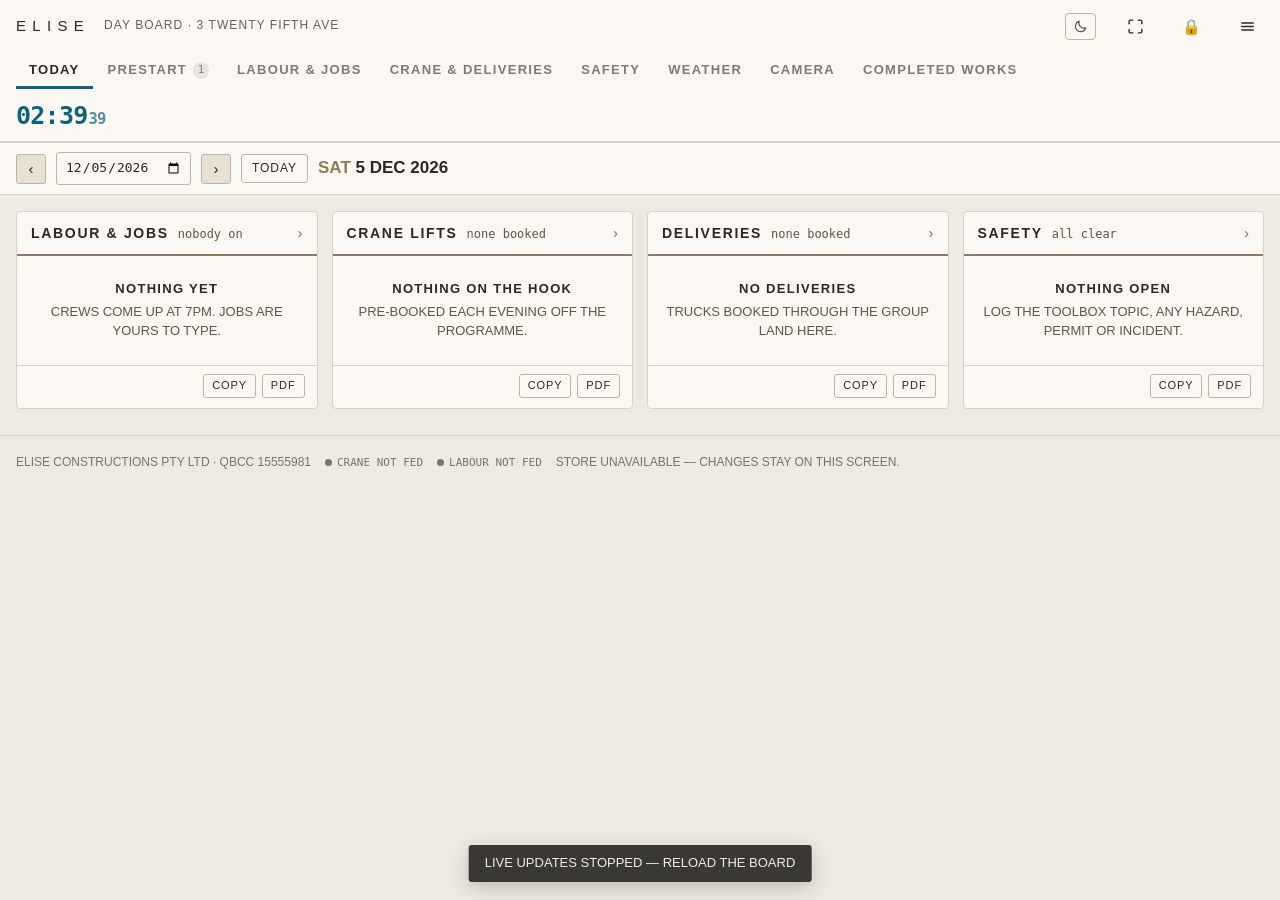
<file: board/index.html>
<!doctype html>
<html lang="en-AU">
<head>
<meta charset="utf-8">
<meta name="viewport" content="width=device-width, initial-scale=1, viewport-fit=cover">
<link rel="apple-touch-icon" href="icon-180.png">
<link rel="manifest" href="manifest.webmanifest">
<meta name="apple-mobile-web-app-capable" content="yes">
<meta name="mobile-web-app-capable" content="yes">
<meta name="apple-mobile-web-app-status-bar-style" content="black-translucent">
<meta name="apple-mobile-web-app-title" content="Day Board">
<meta name="theme-color" content="#1A1917">
<title>ELISE Day Board</title>
<meta name="claude:viewport-fit-sides" content="cover">
<link rel="icon" href="data:image/svg+xml,<svg xmlns='http://www.w3.org/2000/svg' viewBox='0 0 64 64'>
<link rel="stylesheet" href="fonts.css">
<script src="config.js"></script>
<script src="vendor/supabase.js"></script>
<script>
/* ============================================================
   ELISE DAY BOARD - SUPABASE SHIM
   ------------------------------------------------------------
   Presents the exact same API the Claude runtime gave the board
   (claude.use("db"|"assets"|"downloads")), backed by Supabase.
   The board's own code is untouched.

   Two constants to fill in, at the top. Nothing else to change.
   ============================================================ */
(function(){
"use strict";

/* Keys come from config.js, loaded just before this file, so there is
   one small file to edit rather than a 283 KB board. */
var CFG    = window.ELISE_CONFIG || {};
var SB_URL = (CFG.url || "").replace(/\/+$/, "");
var SB_KEY = CFG.key || "";
var CONFIGURED = !!(SB_URL && SB_KEY && SB_URL.indexOf("PASTE_") < 0 && SB_KEY.indexOf("PASTE_") < 0);
if(!CONFIGURED){
  /* set it last - the board writes its own status after booting */
  var say = function(){
    var d = document.getElementById("dbState");
    if(d) d.textContent = "Not set up yet - put your Supabase project URL and anon key in config.js (see README step 4).";
  };
  [400, 1200, 3000, 6000].forEach(function(ms){ setTimeout(say, ms); });
}

var REST = SB_URL + "/rest/v1/";
var H = function(extra){
  var h = {"apikey":SB_KEY,"Content-Type":"application/json"};
  var tok = session && session.access_token;
  h["Authorization"] = "Bearer " + (tok || SB_KEY);
  if(extra) for(var k in extra) h[k]=extra[k];
  return h;
};

/* ---------- auth: anonymous reads, signed-in writes ---------- */
var session = null;
try{ session = JSON.parse(localStorage.getItem("elise_sb_session")||"null"); }catch(e){ session=null; }

function saveSession(s){
  session = s;
  try{
    if(s) localStorage.setItem("elise_sb_session", JSON.stringify(s));
    else  localStorage.removeItem("elise_sb_session");
  }catch(e){}
}

async function signIn(email, password){
  var r = await fetch(SB_URL+"/auth/v1/token?grant_type=password",{
    method:"POST",
    headers:{"apikey":SB_KEY,"Content-Type":"application/json"},
    body:JSON.stringify({email:email,password:password})
  });
  var j = await r.json();
  if(!r.ok || !j.access_token) throw new Error(j.error_description || j.msg || "Sign in failed");
  saveSession(j);
  return j;
}
function signOut(){ saveSession(null); }
function canWrite(){ return !!(session && session.access_token); }

/* refresh an expired token once on boot, so a signed-in user
   stays signed in across days without retyping a password */
async function refreshIfStale(){
  if(!session || !session.refresh_token) return;
  try{
    var r = await fetch(SB_URL+"/auth/v1/token?grant_type=refresh_token",{
      method:"POST",
      headers:{"apikey":SB_KEY,"Content-Type":"application/json"},
      body:JSON.stringify({refresh_token:session.refresh_token})
    });
    var j = await r.json();
    if(r.ok && j.access_token) saveSession(j);
  }catch(e){ /* stay with what we have; RLS will refuse a write and the board says read-only */ }
}

/* ============================================================
   FIELD MAPPING
   `lifts` is a real relational table, so SQL on it is readable.
   Four of the board's field names are SQL reserved words, so
   they are renamed in the table and mapped back here.
   Every other collection is {id, data jsonb} and passes through.
   ============================================================ */
var LIFT_TO_DB = {date:"date",start:"start_min",dur:"dur",co:"co",desc:"descr",
  kind:"kind",crane:"crane",from:"from_loc",to:"to_loc",qty:"qty",kg:"kg",
  status:"status",pair:"pair",notes:"notes",by:"booked_by",type:"type",ts:"ts",co2:"co2"};
var LIFT_FROM_DB = {};
for(var k in LIFT_TO_DB) LIFT_FROM_DB[LIFT_TO_DB[k]] = k;

function liftOut(row){                 /* db row  -> board object */
  var o = {};
  for(var c in LIFT_FROM_DB) if(c in row) o[LIFT_FROM_DB[c]] = row[c];
  return o;
}
function liftIn(obj){                  /* board object -> db row  */
  var r = {};
  for(var f in LIFT_TO_DB) if(f in obj) r[LIFT_TO_DB[f]] = obj[f];
  return r;
}
var RELATIONAL = {lifts:true};

/* ============================================================
   db - the Firestore-shaped surface the board already calls
   ============================================================ */
var OPS = {">=":"gte","<=":"lte",">":"gt","<":"lt","==":"eq","!=":"neq","eq":"eq"};

function snapOf(rows, table){
  var docs = rows.map(function(r){
    var payload = RELATIONAL[table] ? liftOut(r) : (r.data || {});
    return { id:r.id, data:function(){ return payload; } };
  });
  return { docs:docs, empty:docs.length===0 };
}

async function fetchRows(table, filters){
  var qs = ["select=*"];
  (filters||[]).forEach(function(f){
    var col = RELATIONAL[table] ? (LIFT_TO_DB[f[0]] || f[0]) : f[0];
    var op  = OPS[f[1]] || "eq";
    qs.push(encodeURIComponent(col)+"="+op+"."+encodeURIComponent(f[2]));
  });
  var r = await fetch(REST+table+"?"+qs.join("&"), {headers:H()});
  if(!r.ok) throw Object.assign(new Error("read "+table+" "+r.status), {code:r.status===401?"revoked":"read"});
  return await r.json();
}

/* realtime, with a polling fallback so the board still updates
   if websockets are blocked on site wifi */
var sbClient = null, rtDead = false;

/* Once realtime has failed, stop trying. supabase-js runs its own socket
   reconnect loop, so the channel must be dropped AND the socket closed,
   or site wifi that blocks websockets produces an endless retry. */
function killRealtime(){
  if(rtDead) return;
  rtDead = true;
  try{ if(sbClient){ sbClient.removeAllChannels(); sbClient.realtime.disconnect(); } }catch(e){}
}

function realtime(){
  if(rtDead) return false;
  if(sbClient !== null) return sbClient;
  try{
    sbClient = (window.supabase && window.supabase.createClient)
      ? window.supabase.createClient(SB_URL, SB_KEY) : false;
  }catch(e){ sbClient = false; }
  return sbClient;
}

function watch(table, filters, cb, errcb){
  var alive = true, timer = null, chan = null;

  async function pull(){
    if(!alive) return;
    try{ cb(snapOf(await fetchRows(table, filters), table)); }
    catch(e){ if(errcb) errcb(e); }
  }
  pull();

  /* Try realtime. If it has not connected within 8 seconds - site wifi
     blocking websockets is the usual cause - stop retrying and poll
     instead, so the board stays current without hammering the console. */
  var c = realtime(), settled = false;
  function fallback(why){
    if(settled) return; settled = true;
    if(chan){ try{ chan.unsubscribe(); }catch(e){} chan = null; }
    killRealtime();                       /* every other watcher polls too */
    if(!timer) timer = setInterval(pull, 30000);
  }
  if(c){
    try{
      chan = c.channel("rt_"+table+"_"+Math.random().toString(36).slice(2))
        .on("postgres_changes", {event:"*", schema:"public", table:table}, pull)
        .subscribe(function(st){
          if(st === "SUBSCRIBED"){ settled = true; return; }
          if(st === "CHANNEL_ERROR" || st === "TIMED_OUT" || st === "CLOSED") fallback(st);
        });
      setTimeout(function(){ fallback("timeout"); }, 8000);
    }catch(e){ fallback("threw"); }
  } else {
    timer = setInterval(pull, 30000);
  }

  return function unsub(){
    alive = false;
    if(timer) clearInterval(timer);
    if(chan){ try{ chan.unsubscribe(); }catch(e){} }
  };
}

/* The board creates a new booking with db.collection("lifts").doc() - no
   argument - and then reads rf.id back for the undo stack. That is how the
   Claude runtime's store worked. Without an id generated here the row goes
   to Postgres with no primary key and is rejected, which broke every path
   that adds anything: quick entry, the Add sheet and photo booking alike.
   Same shape as the ids already in the data: base36 time plus random, so
   it sorts by creation and will not collide between two phones on site. */
function newDocId(){
  return Date.now().toString(36) + Math.random().toString(36).slice(2, 10);
}

function collection(table){
  var filters = [];
  var api = {
    where: function(f, op, v){ filters.push([f, op, v]); return api; },
    onSnapshot: function(cb, errcb){ return watch(table, filters.slice(), cb, errcb); },
    doc: function(id){ return docRef(table, id == null || id === "" ? newDocId() : id); }
  };
  return api;
}

function docRef(table, id){
  return {
    id: id,
    onSnapshot: function(cb, errcb){
      return watch(table, [["id","==",id]], function(snap){
        var d = snap.docs[0];
        cb({ id:id, data:function(){ return d ? d.data() : null; }, exists:!!d });
      }, errcb);
    },
    set: async function(body){
      if(!canWrite()) throw Object.assign(new Error("read only"), {code:"invalid_argument"});
      var row = RELATIONAL[table] ? liftIn(body) : {data:body};
      row.id = id;
      var r = await fetch(REST+table, {
        method:"POST",
        headers:H({"Prefer":"resolution=merge-duplicates,return=minimal"}),
        body:JSON.stringify(row)
      });
      if(!r.ok) throw Object.assign(new Error("write "+table+" "+r.status),
        {code:(r.status===401||r.status===403)?"invalid_argument":"write"});
      return true;
    },
    /* A real PATCH, not an upsert. set() POSTs with merge-duplicates, which
       makes Postgres attempt the INSERT first - and a partial update like a
       move sends only {start}, so the insert dies on date NOT NULL and the
       move comes back "try again". Every nudge, drag and slide hit this. */
    update: async function(body){
      if(!canWrite()) throw Object.assign(new Error("read only"), {code:"invalid_argument"});
      var row = RELATIONAL[table] ? liftIn(body) : {data:body};
      delete row.id;
      if(!Object.keys(row).length) return true;
      var r = await fetch(REST+table+"?id=eq."+encodeURIComponent(id), {
        method:"PATCH",
        headers:H({"Prefer":"return=minimal"}),
        body:JSON.stringify(row)
      });
      if(!r.ok) throw Object.assign(new Error("update "+table+" "+r.status),
        {code:(r.status===401||r.status===403)?"invalid_argument":"write"});
      return true;
    },
    delete: async function(){
      if(!canWrite()) throw Object.assign(new Error("read only"), {code:"invalid_argument"});
      var r = await fetch(REST+table+"?id=eq."+encodeURIComponent(id), {method:"DELETE", headers:H()});
      if(!r.ok) throw Object.assign(new Error("delete "+r.status),
        {code:(r.status===401||r.status===403)?"invalid_argument":"write"});
      return true;
    }
  };
}

var db = {
  collection: collection,
  doc: function(path){
    var p = String(path).split("/");
    return docRef(p[0], p.slice(1).join("_") || p[0]);
  }
};

/* ============================================================
   assets - Supabase Storage, bucket "photos"
   Objects are keyed by a plain id with no extension, so the
   board's existing "/_blob/<id>" image paths map to
   <SB_URL>/storage/v1/object/public/photos/<id> by prefix alone.
   ============================================================ */
var BUCKET = "photos";
/* The board's photo <img> sites call this, so the project URL lives in
   config.js only - nothing is baked into the board file. */
window.PHOTO = function(id, bkt){ return SB_URL + "/storage/v1/object/public/" + (bkt || BUCKET) + "/" + id + ".jpg"; };
var STORE  = SB_URL + "/storage/v1/object/";

function newId(){
  var b = new Uint8Array(16);
  (crypto.getRandomValues ? crypto : window.msCrypto).getRandomValues(b);
  return Array.prototype.map.call(b, function(x){ return ("0"+x.toString(16)).slice(-2); }).join("");
}

var assets = {
  upload: async function(blob, opts){
    if(!canWrite()) throw Object.assign(new Error("read only"), {code:"invalid_argument"});
    var id = newId();                     /* board stores the bare id;   */
    var key = id + ".jpg";                /* storage keeps the extension */
    var r = await fetch(STORE+BUCKET+"/"+key, {
      method:"POST",
      headers:{"apikey":SB_KEY,"Authorization":"Bearer "+session.access_token,
               "Content-Type":(opts&&opts.type)||blob.type||"image/jpeg",
               "x-upsert":"true","Cache-Control":"public, max-age=31536000"},
      body:blob
    });
    if(!r.ok) throw new Error("upload "+r.status);
    return { id:id };
  },
  delete: async function(ids){
    if(!canWrite()) return;
    var list = [].concat(ids||[]);
    await Promise.all(list.map(function(id){
      return fetch(STORE+BUCKET+"/"+id, {
        method:"DELETE",
        headers:{"apikey":SB_KEY,"Authorization":"Bearer "+session.access_token}
      }).catch(function(){});
    }));
  }
};

/* ============================================================
   downloads - no backend needed, just hand the browser the file
   ============================================================ */
var downloads = {
  save: async function(o){
    var blob = (o.data instanceof Blob) ? o.data : new Blob([o.data]);
    var url  = URL.createObjectURL(blob);
    var a    = document.createElement("a");
    a.href = url; a.download = o.filename || "download";
    document.body.appendChild(a); a.click(); a.remove();
    setTimeout(function(){ URL.revokeObjectURL(url); }, 20000);
    return true;
  }
};

/* ============================================================
   claude.use(...) - the board calls this verbatim, unchanged
   ============================================================ */
window.claude = {
  use: async function(name){
    if(name === "db"){ await refreshIfStale(); return db; }
    if(name === "assets")    return canWrite() ? assets : null;
    if(name === "downloads") return downloads;
    throw new Error("no capability "+name);
  }
};

/* The safety record. Append-only on the database side: this can add rows
   and nothing in the page can change or remove one. Fire-and-forget on
   purpose - a failed log write must never block someone closing out a
   hazard on site, so it warns to the console and the tick still lands.
   The rows are the evidence; the items in safety.data are just the
   current state and get rewritten on every edit. */
window.safetyLog = async function(rows){
  if(!rows || !rows.length) return;
  if(!canWrite()){ console.warn("safetyLog: not signed in, nothing recorded"); return; }
  try{
    var r = await fetch(REST+"safety_log", {
      method:"POST",
      headers:H({"Content-Type":"application/json","Prefer":"return=minimal"}),
      body:JSON.stringify(rows)
    });
    if(!r.ok) console.warn("safetyLog: "+r.status+" "+(await r.text()).slice(0,200));
  }catch(e){ console.warn("safetyLog:", e && e.message); }
};

/* exposed so the login strip can drive it */
window.eliseAuth = {
  signIn:signIn, signOut:signOut, canWrite:canWrite,
  email:function(){ return (session && session.user && session.user.email) || ""; }
};

})();

</script>
<script src="vendor/jspdf.umd.min.js"></script>
<script src="vendor/pdf.min.js"></script>
<style>
/* Layout: masthead, tab bar, day strip, one view at a time. Front page = four summary cards. */
:root{
  --paper:#EFEAE1;--surface:#FBF8F3;--surface-2:#E7E0D3;
  --ink:#2B2926;--ink-2:#5C564D;--ink-3:#7A7366;
  --line:#D9D1C2;--line-hard:#BFB49F;
  --gold:#8C7B60;
  --gut-l:max(16px,env(safe-area-inset-left,0px));
  --gut-r:max(16px,env(safe-area-inset-right,0px));
  --ok:#3F6B46;--warn:#9C7220;--crit:#9E3F2B;--clock:#0D6377;--alarm:#C0210F;
  --acc-today:#0D6377;--acc-labour:#8C6A2E;--acc-crane:#9A5A1E;
  --acc-safety:#9E3F2B;--acc-pour:#8A3C6B;--acc-log:#3F6B46;--acc:var(--gold);
  --acc-jobs:#2B5F8C;--acc-photos:#3F6B46;--acc-delays:#7A4FA3;--acc-carry:#8A6246;--acc-prestart:#3D4F99;
  --ok-bg:#DDE7DC;--warn-bg:#F0E4C9;--crit-bg:#F2DDD6;
  --inverse-bg:#3A3835;--inverse-fg:#F2EDE4;--on-gold:#FBF8F3;
  --tint:14%;--tint-bd:38%;
  --f-ui:'Archivo','Helvetica Neue',Arial,sans-serif;
  --f-cond:'Archivo Narrow',Arial Narrow,Arial,sans-serif;
  --f-num:'IBM Plex Mono',ui-monospace,SFMono-Regular,Menlo,monospace;
  color-scheme:light;
}
@media (prefers-color-scheme:dark){
  :root:not([data-theme="light"]){
    --paper:#1A1917;--surface:#232220;--surface-2:#2D2B27;
    --ink:#EDE8DE;--ink-2:#BBB3A6;--ink-3:#978F82;
    --line:#35322D;--line-hard:#4A463F;--gold:#C3AC82;
    --ok:#8FBF93;--warn:#DDB45F;--crit:#E08A72;--clock:#46BCCE;--alarm:#FF4A3A;
    --acc-today:#46BCCE;--acc-labour:#D7AE63;--acc-crane:#E09A5C;
    --acc-safety:#E08A72;--acc-pour:#D78FC0;--acc-log:#8FBF93;
    --acc-jobs:#7FB4E0;--acc-photos:#8FBF93;--acc-delays:#BE9BE6;--acc-carry:#CBA489;--acc-prestart:#8FA2F0;
    --ok-bg:#243024;--warn-bg:#33260D;--crit-bg:#3A221B;
    --inverse-bg:#D8D2C7;--inverse-fg:#1A1917;--on-gold:#1A1917;
    --tint:26%;--tint-bd:52%;
    color-scheme:dark;
  }
}
:root[data-theme="dark"]{
  --paper:#1A1917;--surface:#232220;--surface-2:#2D2B27;
  --ink:#EDE8DE;--ink-2:#BBB3A6;--ink-3:#978F82;
  --line:#35322D;--line-hard:#4A463F;--gold:#C3AC82;
  --ok:#8FBF93;--warn:#DDB45F;--crit:#E08A72;--clock:#46BCCE;--alarm:#FF4A3A;
  --acc-today:#46BCCE;--acc-labour:#D7AE63;--acc-crane:#E09A5C;
  --acc-safety:#E08A72;--acc-pour:#D78FC0;--acc-log:#8FBF93;
  --acc-jobs:#7FB4E0;--acc-photos:#8FBF93;--acc-delays:#BE9BE6;--acc-carry:#CBA489;--acc-prestart:#8FA2F0;
  --ok-bg:#243024;--warn-bg:#33260D;--crit-bg:#3A221B;
  --inverse-bg:#D8D2C7;--inverse-fg:#1A1917;--on-gold:#1A1917;
  --tint:26%;--tint-bd:52%;
  color-scheme:dark;
}
/* The strip that answers "what is on the hook" without anyone opening a tab. */
.nowstrip{display:flex;align-items:center;gap:12px;background:var(--surface);
  border-bottom:1px solid var(--line);padding-block:9px;min-width:0;overflow:hidden}
/* the clock reads in the same blue as the wind beside it, so the strip is
   one piece of information rather than two competing ones */
.nowstrip .nsclock{font-family:var(--f-num);font-weight:800;font-size:25px;letter-spacing:-.03em;
  font-variant-numeric:tabular-nums;flex:none;color:var(--clock)}
.nowstrip .nsclock s{text-decoration:none;font-size:.62em;opacity:.7;margin-left:1px}
.nowstrip .nscd{font-family:var(--f-num);font-weight:800;font-size:12px;color:var(--clock);
  font-variant-numeric:tabular-nums;letter-spacing:.02em;display:block;margin-top:-2px;opacity:.82}
.nowstrip .nsdot{width:15px;height:15px;border-radius:50%;flex:none;box-shadow:0 0 0 1px rgba(0,0,0,.14) inset}
/* the weather block mirrors the clock: one big line, one small line under */
.nowstrip .nswx{flex:none;min-width:0;padding-left:11px;border-left:1px solid var(--line);
  font-family:var(--f-num);font-variant-numeric:tabular-nums}
.nowstrip .nswx .wbig{display:flex;align-items:baseline;gap:8px;white-space:nowrap}
.nowstrip .nswx .wt{font-size:25px;font-weight:800;color:var(--ink);letter-spacing:-.03em}
.nowstrip .nswx .wsym{align-self:center;display:flex}
.wmsym{display:inline-flex;vertical-align:-6px;margin-right:6px}
.wmsym .wico{width:22px;height:22px}
.wico{width:30px;height:30px;display:block;overflow:visible;fill:none;stroke-width:1.7;
  stroke-linecap:round;stroke-linejoin:round}
.wico .wi-cl{stroke:var(--ink-2);fill:var(--surface)}
.wico .wi-sun{stroke:var(--gold)}
.wi-night .wi-sun{stroke:var(--ink-2);fill:none}
.wico .wi-rain{stroke:var(--clock);stroke-width:1.9}
.wico .wi-fog{stroke:var(--ink-3)}
.wico .wi-bolt{fill:var(--warn);stroke:var(--warn);stroke-width:.8}
.nowstrip .nswx .wv{font-size:25px;font-weight:800;color:var(--clock);letter-spacing:-.03em}
.nowstrip .nswx .wv s{text-decoration:none;font-size:.5em;opacity:.62;margin-left:2px;font-weight:700}
.nowstrip .nswx .wsub{font-size:12px;font-weight:700;color:var(--ink-3);letter-spacing:.02em;
  display:block;margin-top:-2px;white-space:nowrap}
.nowstrip .nsspark{flex:none;display:block;width:68px;height:26px;align-self:center;opacity:.95}
.nowstrip .nsspark .sl{fill:none;stroke:var(--clock);stroke-width:2;stroke-linejoin:round;
  stroke-linecap:round;vector-effect:non-scaling-stroke}
.nowstrip .nsspark .sf{fill:var(--clock);opacity:.16}
.nowstrip .nsspark .sd{fill:var(--alarm)}
@media (max-width:620px){.nowstrip .nsspark{display:none}}
@media (max-width:560px){.nowstrip .nswx{padding-left:8px}
  .nowstrip .nswx .wt,.nowstrip .nswx .wv{font-size:19px}
  .wico{width:24px;height:24px}
  .nowstrip .nswx .wsub{font-size:10.5px}}
.nowstrip .nsmain{min-width:0;flex:1}
.nowstrip .nslab{font-size:9.5px;letter-spacing:.16em;text-transform:uppercase;color:var(--ink-3);font-weight:700}
.nowstrip .nstxt{font-size:13.5px;font-weight:600;line-height:1.2;color:var(--ink);
  display:flex;gap:6px;align-items:baseline;min-width:0;white-space:nowrap}
.nowstrip .nswrap{overflow:hidden;flex:1;min-width:0}
.nowstrip .nsroll{display:inline-block;white-space:nowrap;will-change:transform}
.nowstrip .nsroll.rolling{animation:nsroll var(--roll-s,9s) linear infinite}
@keyframes nsroll{
  0%,10%{transform:translateX(0)}
  45%,58%{transform:translateX(var(--roll,0px))}
  93%,100%{transform:translateX(0)}
}
@media (prefers-reduced-motion:reduce){
  .nowstrip .nsroll.rolling{animation:none}
  .nowstrip .nstxt{text-overflow:ellipsis}
}
.nowstrip .nstxt .t{font-family:var(--f-num);font-weight:700;flex:none}
.nowstrip .nstxt .co{font-weight:700;color:var(--ink-2);flex:none}
.nowstrip .nsnext{flex:none;text-align:right;max-width:40%;min-width:0}
.nowstrip .nsnext .nstxt{font-size:12px;font-weight:500;color:var(--ink-2)}
.nowstrip.idle .nstxt{color:var(--ink-2);font-weight:500}
@media (max-width:560px){
  /* On a phone the hook was being sliced mid-word to fit beside the clock
     and the weather. It gets its own line instead: time and weather above,
     what is actually on the hook below, whole. */
  .nowstrip{gap:9px;flex-wrap:wrap;row-gap:4px;padding-block:8px 9px;overflow:visible}
  .nowstrip .nsclock{font-size:21px}
  .nowstrip .nsmain{flex:0 0 auto}
  .nowstrip .nshook{flex:1 1 100%;order:9;min-width:0;padding-top:5px;
    border-top:1px solid var(--line)}
  .nowstrip .nshook .nstxt{white-space:nowrap;overflow:hidden;text-overflow:ellipsis}
  .nowstrip .nsdot{order:8}
  .nowstrip .nsnext{display:none}
}
.themebtn{background:transparent;border:1px solid var(--line-hard);border-radius:4px;color:var(--ink-2);
  cursor:pointer;line-height:0;padding:5px 7px;margin-left:auto;flex:none;display:flex;align-items:center}
.themebtn:hover{color:var(--ink);border-color:var(--gold)}
.themebtn svg{display:block;width:15px;height:15px}
*{box-sizing:border-box}
html{-webkit-text-size-adjust:100%;text-size-adjust:100%}
body{background:var(--paper);color:var(--ink);font-family:var(--f-ui);font-size:14px;line-height:1.45;margin:0}
/* crisper type: grayscale smoothing on dark, real kerning, a touch more contrast in the greys */
html{-webkit-font-smoothing:antialiased;-moz-osx-font-smoothing:grayscale;text-rendering:optimizeLegibility;font-kerning:normal}

body::before{content:"";position:fixed;inset:0 0 auto;height:env(safe-area-inset-top,0px);z-index:60;background:var(--surface)}
.gut{padding-left:var(--gut-l);padding-right:var(--gut-r)}
button,input,select{font:inherit;color:inherit}
[hidden]{display:none!important}
:focus-visible{outline:2px solid var(--gold);outline-offset:2px}

/* The masthead used to invert - a cream bar over a black page, and the
   other way round in daylight - which made the board read as two apps
   stacked. It is the same surface as everything under it now. */
.mast{position:sticky;top:env(safe-area-inset-top,0px);z-index:50;
  background:var(--surface);color:var(--ink);border-bottom:1px solid var(--line)}
.mast-in{display:flex;align-items:center;gap:14px;flex-wrap:wrap;padding-block:9px}
.wordmark{font-weight:400;letter-spacing:.42em;font-size:15px;text-transform:uppercase}
.mast-sub{font-family:var(--f-cond);font-size:12px;letter-spacing:.09em;text-transform:uppercase;opacity:.72}
.cut{margin-left:auto;font-family:var(--f-num);font-size:11px;padding:3px 7px;border:1px solid currentColor;border-radius:2px;opacity:.85}
.tabs{display:flex;gap:2px;overflow-x:auto;scrollbar-width:none;padding-top:2px}
.tabs::-webkit-scrollbar{display:none}
.tab{background:none;border:none;border-bottom:3px solid transparent;color:currentColor;opacity:.6;
  font-family:var(--f-cond);font-size:13px;font-weight:600;letter-spacing:.1em;text-transform:uppercase;
  padding:7px 13px 6px;cursor:pointer;white-space:nowrap;display:flex;align-items:center;gap:6px}
.tab:hover{opacity:.9}
.tab[aria-current="true"]{opacity:1;border-bottom-color:var(--clock);color:var(--ink)}
.tab b{font-family:var(--f-num);font-size:10px;font-weight:500;background:#8884;border-radius:8px;padding:1px 5px;letter-spacing:0}
.tab b.alert{background:var(--crit);color:#fff}

.daystrip{position:sticky;top:calc(env(safe-area-inset-top,0px) + 73px);z-index:40;background:var(--surface);border-bottom:1px solid var(--line)}
.daystrip-in{display:flex;align-items:center;gap:10px;flex-wrap:wrap;padding-block:9px}
.navbtn{background:var(--surface-2);border:1px solid var(--line-hard);border-radius:3px;width:30px;height:30px;cursor:pointer;font-size:15px;line-height:1}
.navbtn:hover{background:var(--line)}
.daystrip input[type=date]{background:var(--surface);border:1px solid var(--line-hard);border-radius:3px;padding:5px 8px;font-family:var(--f-num);font-size:13px}
.daylabel{font-family:var(--f-cond);font-size:17px;font-weight:600;text-transform:uppercase}
.daylabel .wk{color:var(--gold)}
.strip-right{margin-left:auto;display:flex;gap:8px;align-items:center;flex-wrap:wrap}
.linkbtn{background:none;border:1px solid var(--line-hard);border-radius:3px;padding:5px 10px;cursor:pointer;font-family:var(--f-cond);text-transform:uppercase;letter-spacing:.08em;font-size:12px}
.linkbtn:hover{background:var(--surface-2)}
.linkbtn.primary{background:var(--gold);border-color:var(--gold);color:var(--on-gold)}
.pagelink{text-decoration:none;color:inherit;display:inline-flex;align-items:center;line-height:1}
.stripdiv{width:1px;height:17px;background:var(--line-hard);opacity:.55;flex:none}

.front{display:grid;grid-template-columns:repeat(auto-fit,minmax(290px,1fr));gap:14px;padding-block:16px;align-items:start}
.card{background:var(--surface);border:1px solid var(--line);border-radius:4px;min-width:0;overflow:hidden}
.cardhead{width:100%;display:flex;align-items:baseline;gap:9px;padding:11px 14px;background:none;border:none;
  border-bottom:2px solid var(--cacc,var(--line));cursor:pointer;text-align:left}
/* every card heading reads the same - one colour, one underline - so the
   four sections sit as a set rather than four different signs */
.card{--cacc:var(--gold)}
.cardhead{border-bottom-width:2px}
.cardhead .t{color:var(--ink)}

#v-camera{--acc:var(--clock);--acc-ink:var(--clock)}
.cambox{position:relative;width:100%;aspect-ratio:900/324;max-height:calc(100vh - 230px);
  min-height:150px;overflow:hidden;background:#0b0b0b;
  border:1px solid var(--line);border-radius:4px;margin-top:12px}
/* full screen: the native API where the browser has it, otherwise the box
   pins itself over the whole window - iPhone Safari will not fullscreen a
   section of a page, only a bare video */
.cambox:fullscreen{width:100vw;height:100vh;max-height:none;aspect-ratio:auto;border:0;border-radius:0;background:#000}
.cambox.camfull{position:fixed;inset:0;z-index:10001;width:auto;height:auto;max-height:none;
  aspect-ratio:auto;margin:0;border:0;border-radius:0;background:#000}
.camclose{position:absolute;z-index:3;top:max(10px,env(safe-area-inset-top,0px));
  right:max(10px,env(safe-area-inset-right,0px));width:40px;height:40px;border-radius:50%;
  border:1px solid rgba(255,255,255,.4);background:rgba(0,0,0,.55);color:#fff;font-size:24px;
  line-height:1;cursor:pointer;display:none}
.cambox.camfull .camclose,.cambox:fullscreen .camclose{display:block}
.cambox iframe{position:absolute;left:0;top:0;width:900px;height:324px;border:0;
  transform-origin:0 0;background:#0b0b0b}

/* Pages and prints live behind one button at the top right, dropping down
   from under the lock the same way the sign-in panel does - on every tab,
   and out of the way until they are wanted. */
.menubtn svg{width:17px;height:17px;display:block}
.menubtn[aria-expanded="true"]{border-color:var(--gold);color:var(--gold)}
.mastmenu{position:fixed;z-index:9998;width:236px;max-width:calc(100vw - 24px);
  background:var(--surface);color:var(--ink);border:1px solid var(--line-hard);border-radius:8px;
  box-shadow:0 14px 36px rgba(0,0,0,.38);padding:6px;display:flex;flex-direction:column;gap:1px}
.mastmenu[hidden]{display:none}
.mm-lab{font-family:var(--f-cond);font-size:10px;font-weight:700;letter-spacing:.18em;
  text-transform:uppercase;color:var(--ink-3);padding:9px 10px 4px}
.mm-lab:first-child{padding-top:5px}
.mm-it{display:flex;align-items:center;justify-content:space-between;gap:10px;width:100%;
  min-height:40px;padding:8px 10px;border:0;border-radius:5px;background:transparent;color:var(--ink);
  text-decoration:none;text-align:left;cursor:pointer;font-family:var(--f-cond);font-size:13px;
  font-weight:700;letter-spacing:.09em;text-transform:uppercase}
.mm-it:hover,.mm-it:focus-visible{background:var(--surface-2);outline:none}
.mm-it i{font-style:normal;font-family:var(--f-num);font-size:10px;font-weight:500;letter-spacing:.04em;
  color:var(--ink-3);border:1px solid var(--line);border-radius:3px;padding:1px 5px}
.cardhead:hover{background:var(--surface-2)}
.cardhead .t{font-family:var(--f-cond);font-size:14px;font-weight:700;letter-spacing:.12em;text-transform:uppercase}
.cardhead .c{font-family:var(--f-num);font-size:12px;color:var(--ink-2)}
.cardhead .go{margin-left:auto;color:var(--ink-3);font-size:15px;line-height:1}
.cardbody{padding:4px 0}
.cardbody .more{padding:6px 14px;font-size:12px;color:var(--ink-3)}

.srow{display:flex;gap:9px;align-items:baseline;padding:5px 14px;min-width:0}
.srow+.srow{border-top:1px solid var(--line)}
.srow .tm{font-family:var(--f-num);font-size:12px;font-variant-numeric:tabular-nums;flex:none;color:var(--ink-2)}
.srow .tx{flex:1;min-width:0;font-size:13px;overflow-wrap:anywhere}
.srow .tx small{display:block;font-size:11px;color:var(--ink-2);font-family:var(--f-num)}
.srow.done .tx{text-decoration:line-through;color:var(--ink-3)}
.srow.done .tx small{color:var(--ink-3)}
.srow .tick{color:var(--ok,#2E7D4F);font-size:12px;flex:none;line-height:1.3}
.empty{padding:20px 14px;text-align:center;color:var(--ink-2);font-size:13px}
.empty b{display:block;font-family:var(--f-cond);text-transform:uppercase;letter-spacing:.1em;color:var(--ink);margin-bottom:4px}
.chip{display:inline-flex;align-items:center;gap:5px;font-family:var(--f-cond);font-size:11px;font-weight:700;letter-spacing:.07em;padding:1px 6px;border-radius:2px;white-space:nowrap;flex:none;
  border:1px solid color-mix(in srgb,var(--c) var(--tint-bd),transparent);
  background:color-mix(in srgb,var(--c) var(--tint),var(--surface));color:var(--ink)}
.chip i{width:7px;height:7px;border-radius:1px;background:var(--c);flex:none}
.pill{font-family:var(--f-cond);font-size:10px;letter-spacing:.08em;text-transform:uppercase;padding:1px 6px;border-radius:9px;border:1px solid var(--line-hard);color:var(--ink-2);white-space:nowrap;flex:none}
.pill.tbc{background:var(--warn-bg);border-color:transparent;color:var(--warn)}
.pill.ok{background:var(--ok-bg);border-color:transparent;color:var(--ok)}
.pill.crit{background:var(--crit-bg);border-color:transparent;color:var(--crit)}
.del{background:none;border:none;color:var(--ink-3);cursor:pointer;font-size:14px;line-height:1;padding:2px 4px;flex:none}
.del:hover{color:var(--crit)}

.panel{background:var(--surface);border:1px solid var(--line);border-radius:4px;min-width:0;margin-block:16px}
.phead{display:flex;align-items:baseline;gap:10px;padding:11px 14px;border-bottom:1px solid var(--line);flex-wrap:wrap}
.phead h2{margin:0;font-family:var(--f-cond);font-size:15px;font-weight:700;letter-spacing:.12em;
  text-transform:uppercase;color:var(--acc-ink)}
.phead{border-bottom-color:var(--line)}
.phead h2::before{content:"";display:inline-block;width:3px;height:13px;border-radius:2px;
  background:var(--acc-ink);margin-right:8px;vertical-align:-1px;opacity:.9}
/* ---- three colours, not eleven ----
   Structure is neutral, blue means live information, red means something
   needs attention. The trade colours are the only other colour on the board
   and they carry real meaning, so nothing competes with them. --acc draws
   the rule, --acc-ink writes the heading; a neutral section gets a hairline
   and ordinary heading ink rather than a coloured bar saying nothing. */
:root{--acc:var(--line);--acc-ink:var(--ink-2)}
#v-today,#v-prestart,#v-weather{--acc:var(--clock);--acc-ink:var(--clock)}
#v-safety{--acc:var(--crit);--acc-ink:var(--crit)}
#v-labour{--acc:var(--line);--acc-ink:var(--ink-2)}
#v-crane{--acc:var(--line);--acc-ink:var(--ink-2)}
#cbapp .sechead{color:var(--ink-2);border-bottom:1px solid var(--line)}


#v-log{--acc:var(--line);--acc-ink:var(--ink-2)}

.phead .meta{font-size:12px;color:var(--ink-2);font-family:var(--f-num)}
.phead .right{margin-left:auto;display:flex;gap:6px}
.mini{background:none;border:1px solid var(--line-hard);border-radius:3px;padding:3px 8px;font-size:11px;font-family:var(--f-cond);letter-spacing:.08em;text-transform:uppercase;cursor:pointer}
.mini:hover{background:var(--surface-2)}
.note{font-size:12px;color:var(--ink-3);padding:8px 14px;border-top:1px solid var(--line)}
/* Everything on a list reads in caps. This is display only: the text that
   gets saved, copied and printed is still exactly what was typed. */
body{text-transform:uppercase}
/* numbers and the small print keep their own case */
input,textarea,select,option{text-transform:none}
.item .txt,.logrow .ltext,.ph .cap,#cbapp .dd{text-transform:uppercase}
.scrim{position:fixed;inset:0;background:rgba(20,18,15,.55);z-index:60;display:flex;
  align-items:center;justify-content:center;padding:20px}
.sheet.fmt{max-width:340px;margin:auto;background:var(--surface);border:1px solid var(--line-hard);
  border-radius:6px;padding:18px}
.sheet.fmt h3{margin:0 0 4px;font-size:15px}
.fmtrow{display:flex;gap:8px;margin-top:14px;flex-wrap:wrap}
.fmtrow .btn{flex:1;min-width:84px;padding:11px 10px;font-weight:700;cursor:pointer;
  border:1px solid var(--line-hard);border-radius:4px;background:var(--paper);color:var(--ink)}
.fmtrow .btn.primary{background:var(--gold);border-color:var(--gold);color:var(--paper)}
.logday{margin-bottom:10px}
.logday .subhead{margin-bottom:2px}
.logrow{display:flex;align-items:baseline;gap:9px;padding:7px 14px;border-bottom:1px solid var(--line)}
.logrow:last-child{border-bottom:0}
.logrow .tick{color:#3F6B46;font-weight:700;flex:none;line-height:1}
.logrow .ltext{flex:1;min-width:0;color:var(--ink-2)}
.logrow .lwho{flex:none;font-size:11px;font-weight:700;letter-spacing:.04em;color:var(--gold,#8C764E)}
.subhead{display:flex;justify-content:space-between;gap:8px;align-items:baseline;flex-wrap:wrap;padding:12px 14px 6px;border-top:1px solid var(--line);font-family:var(--f-cond);font-size:11px;letter-spacing:.11em;text-transform:uppercase;color:var(--ink-3)}
.subhead span:first-child{color:var(--acc-ink);font-weight:700}
.sub2{border-top-color:var(--line)}
.jobcols{display:grid;grid-template-columns:1fr 1fr;gap:0 16px;align-items:start}
.jobcol{min-width:0}
/* half a phone is narrow, so a row keeps its tick, star and words on the first
   line and drops who, camera and delete to the second */
@media (max-width:760px){
  .jobcols{gap:0 8px}
  .jobcols .item{flex-wrap:wrap;row-gap:4px;column-gap:6px;padding:8px 4px}
  .jobcols .item .txt{flex:1 1 0;min-width:0;font-size:12.5px;line-height:1.35}
  .jobcols .item .jmeta{flex:1 1 100%;justify-content:flex-end;align-items:center;gap:5px;padding-left:0}
  .jobcols .item .jmeta .who{flex:1 1 56px;width:auto;min-width:0;font-size:11px;padding:3px 6px}
  .jobcols .item .jmeta .who:placeholder-shown{flex:1 1 56px}
  .jobcols .nojobs{padding-inline:4px;font-size:12px}
}

.ltable{width:100%;border-collapse:collapse;font-size:13px}
.ltable th{font-family:var(--f-cond);font-size:10px;letter-spacing:.1em;text-transform:uppercase;color:var(--ink-2);text-align:left;padding:6px 8px;border-bottom:1px solid var(--line-hard);font-weight:600}
.ltable td{padding:6px 8px;border-bottom:1px solid var(--line);vertical-align:top}
.ltable td.num{font-family:var(--f-num);text-align:right;white-space:nowrap}
.ltable tr.sub td{background:var(--surface-2);font-family:var(--f-cond);font-size:11px;letter-spacing:.08em;text-transform:uppercase;color:var(--ink-2);padding:4px 8px}
.scroll-x{overflow-x:auto}
.cellin{width:100%;background:transparent;border:1px solid transparent;border-radius:2px;padding:2px 4px;font-size:13px;min-width:0}
.cellin:hover{border-color:var(--line)}
.cellin:focus{background:var(--surface);border-color:var(--line-hard)}
.cellin.area{font-family:var(--f-num);font-size:12px}

.item{display:flex;align-items:flex-start;gap:9px;padding:6px 14px;border-top:1px solid var(--line)}
.item:hover{background:var(--surface-2)}
.item input[type=checkbox]{margin:3px 0 0;accent-color:var(--gold);flex:none;width:15px;height:15px}
.item .txt{flex:1;min-width:0;font-size:13px;overflow-wrap:anywhere;cursor:text}
.item.done .txt{text-decoration:line-through;color:var(--ink-3)}
.item.pri{box-shadow:inset 3px 0 0 var(--gold)}
.item.pri .txt{font-weight:600}
.item.done.pri .txt{font-weight:400}
.flag{background:none;border:none;color:var(--ink-3);cursor:pointer;font-size:14px;line-height:1;padding:1px 2px;flex:none}
.who{flex:none;width:78px;background:none;border:1px solid var(--line);border-radius:3px;color:var(--gold);
  font-family:var(--f-cond);font-size:11px;letter-spacing:.06em;text-transform:uppercase;padding:3px 5px;min-width:0}
.who::placeholder{color:var(--ink-3);text-transform:none;letter-spacing:0}
.who:focus{outline:none;border-color:var(--gold)}
.item.done .who{color:var(--ink-3)}
.pill.carry{background:none;border:1px solid var(--line);color:var(--ink-3)}
.cardtools{display:flex;gap:6px;justify-content:flex-end;padding:8px 12px 10px;border-top:1px solid var(--line)}
.cranetools{display:flex;align-items:center;gap:6px;padding-block:8px;border-bottom:1px solid var(--line)}
.cranetools .ct-lab{margin-right:auto;font-family:var(--f-cond);font-size:11px;font-weight:600;letter-spacing:.11em;text-transform:uppercase;color:var(--ink-2)}
.cam{background:none;border:none;color:var(--ink-3);cursor:pointer;line-height:0;padding:2px 3px;flex:none;display:flex;align-items:center;gap:3px;margin-top:1px}
.jcam{background:var(--surface);border:1px solid var(--line-hard);border-radius:3px;color:var(--ink-2);
  cursor:pointer;line-height:0;padding:0 10px;flex:none;display:flex;align-items:center;min-height:30px}
.jcam:hover{border-color:var(--gold);color:var(--gold)}
.cam:hover{color:var(--gold)}
.cam.has{color:var(--gold)}
.cam b{font-size:10px;font-weight:700;line-height:1}
.ph.linked{box-shadow:inset 0 0 0 1px var(--gold)}
.ph .jbadge{position:absolute;left:5px;top:5px;background:var(--gold);color:var(--on-gold);font-size:9px;font-weight:700;letter-spacing:.04em;padding:1px 5px;border-radius:3px;pointer-events:none}
.flag[aria-pressed="true"]{color:var(--gold)}
.flag:hover{color:var(--gold)}
.star{color:var(--gold);flex:none;font-size:12px;line-height:1.3}
.addrow{display:flex;gap:8px;padding:10px 14px;border-top:1px solid var(--line);background:var(--surface-2);flex-wrap:wrap}
.addrow.top{border-top:0;border-bottom:1px solid var(--line)}
#v-prestart .addrow{padding:6px 12px;gap:6px}
#v-prestart .addrow textarea{min-height:0;padding:5px 8px;line-height:1.35}
#v-prestart .addrow input{padding:5px 8px}
#v-prestart .subhead{padding-top:6px;padding-bottom:6px}
#v-prestart .srow{padding-top:5px;padding-bottom:5px}
#v-prestart .empty{margin:0;padding:4px 14px 8px;font-size:12px;text-align:left}
#v-prestart .empty b{display:inline;margin:0 6px 0 0}
.prewx{align-items:center;flex-wrap:nowrap}
.prewx-ico{flex:none;width:22px;height:22px;display:flex;align-items:center;justify-content:center}
.prewx-ico:empty{display:none}
.prewx-ico svg{width:22px;height:22px}
.prenote{margin:0;padding:4px 12px 6px;font-size:11.5px;color:var(--ink-3);border-bottom:1px solid var(--line)}
.addrow input{flex:1;min-width:120px;background:var(--surface);border:1px solid var(--line-hard);border-radius:3px;padding:6px 8px;font-size:13px}
.addrow select{background:var(--surface);border:1px solid var(--line-hard);border-radius:3px;padding:6px 8px;font-size:13px}
.fbrk{display:none}
/* The Windy map. It is an iframe on their embed, so it needs the viewer to
   have signal - the rest of the tab is drawn from the forecast we already
   hold and still reads with the map blank. */
.wxmap{position:relative;width:100%;aspect-ratio:16/10;max-height:62vh;background:var(--surface-2);
  border-top:1px solid var(--line);border-bottom:1px solid var(--line)}
.wxmap iframe{position:absolute;inset:0;width:100%;height:100%;border:0;display:block}
.wxmap .fallback{position:absolute;inset:0;display:flex;align-items:center;justify-content:center;
  text-align:center;padding:20px;font-size:13px;color:var(--ink-3)}
#wxOverlays{display:flex;gap:5px;flex-wrap:wrap}
#wxOverlays .mini.on{background:var(--clock);color:var(--bg);border-color:var(--clock)}
.wxhours{display:flex;gap:0;min-width:max-content;padding:6px 14px 10px}
.wxh{flex:0 0 auto;width:62px;text-align:center;font-family:var(--f-num);
  border-right:1px solid var(--line);padding:2px 4px}
.wxh:last-child{border-right:0}
.wxh.now{background:var(--surface-2);border-radius:4px}
.wxh .hh{font-size:10.5px;color:var(--ink-3);letter-spacing:.03em}
.wxh .ws{font-size:16px;font-weight:800;color:var(--clock);line-height:1.25}
.wxh .wg2{font-size:10px;color:var(--ink-3)}
.wxh .wd{font-size:11px;color:var(--ink-2);font-weight:700}
.wxh .arr{display:block;font-size:13px;line-height:1;color:var(--ink-3)}
.wxrow{display:flex;gap:10px;align-items:baseline;padding:6px 14px;border-top:1px solid var(--line);
  font-size:13px;min-width:0}
.wxrow:first-child{border-top:0}
.wxrow .d1{flex:0 0 104px;font-family:var(--f-cond);font-size:12px;letter-spacing:.1em;
  text-transform:uppercase;color:var(--ink-2)}
.wxrow .d2{flex:1 1 auto;min-width:0;color:var(--ink)}
.wxrow .d3{flex:0 0 auto;font-family:var(--f-num);font-weight:700;color:var(--clock)}
.wxrow.today .d1{color:var(--clock)}
@media (max-width:560px){.wxrow .d1{flex:0 0 74px;font-size:11px}
  .wxmap{aspect-ratio:4/5}}

/* The wind band under the clock. Read like a weather app: one curve, a wash
   of colour under it, hours along the bottom, and the hour under your finger
   reads out in a bubble. No axes - a ruler is not what anyone wants here. */
.windband{background:var(--surface);border-bottom:1px solid var(--line);overflow:hidden}
.wb-in{display:flex;align-items:stretch;gap:12px;padding-block:4px 0}
.wb-lab{flex:0 0 auto;align-self:center;font-family:var(--f-cond);font-size:10px;font-weight:700;
  letter-spacing:.17em;text-transform:uppercase;color:var(--ink-3);line-height:1.35;max-width:96px}
.wb-lab b{display:block;font-weight:700;color:var(--clock);letter-spacing:.06em;
  font-family:var(--f-num);font-size:11px;text-transform:none}
.wb-chart{position:relative;flex:1 1 auto;min-width:0}
svg.wind{width:100%;height:104px;display:block;touch-action:pan-y;cursor:crosshair}
svg.wind .g1{stop-color:var(--clock);stop-opacity:.40}
svg.wind .g2{stop-color:var(--clock);stop-opacity:.02}
svg.wind .wfill{fill:url(#wgrad);stroke:none}
svg.wind .wbase{stroke:var(--line);stroke-width:1;vector-effect:non-scaling-stroke}
svg.wind .wt{fill:var(--ink-3);font-family:var(--f-num);font-size:10px;text-anchor:middle;letter-spacing:.02em}
svg.wind .wline{fill:none;stroke:var(--clock);stroke-width:2;vector-effect:non-scaling-stroke;
  stroke-linejoin:round;stroke-linecap:round}
svg.wind .wgust{fill:none;stroke:var(--clock);stroke-width:1.1;opacity:.42;stroke-dasharray:2.5 3;
  vector-effect:non-scaling-stroke;stroke-linecap:round}
svg.wind .wnow{stroke:var(--ink-3);stroke-width:1;stroke-dasharray:2 3;vector-effect:non-scaling-stroke;opacity:.6}
svg.wind .wmark{stroke:var(--alarm);stroke-width:1.2;vector-effect:non-scaling-stroke;opacity:.85}
svg.wind .wdot{fill:var(--alarm);stroke:var(--surface);stroke-width:1.6;vector-effect:non-scaling-stroke}
.wtip{position:absolute;top:0;transform:translateX(-50%);pointer-events:none;white-space:nowrap;
  background:var(--inverse-bg);color:var(--inverse-fg);border-radius:4px;padding:2px 7px;
  font-family:var(--f-num);font-size:11px;font-weight:700;box-shadow:0 2px 8px rgba(0,0,0,.3);z-index:4}
.wtip b{margin-right:5px;opacity:.72;font-weight:700}
.wtip s{text-decoration:none;font-size:.78em;opacity:.6;margin-left:1px}
.wtip i{font-style:normal;opacity:.66;margin-left:6px;font-weight:600}
.wtip u{text-decoration:none;opacity:.55;margin-left:5px;font-weight:600}
.wmiss{display:flex;align-items:center;gap:10px;padding:10px 2px;font-size:12.5px;color:var(--ink-3)}
.exp-lab{flex:1 1 auto;align-self:center;font-family:var(--f-cond);font-size:11px;font-weight:700;
  letter-spacing:.14em;text-transform:uppercase;color:var(--ink-3)}
.exp-lab b{font-weight:700;color:var(--ink-2);margin-left:8px;letter-spacing:.02em;
  font-family:var(--f-num);font-size:11px;text-transform:none}
.buildstamp{align-self:center;font-family:var(--f-num);font-size:11px;color:var(--ink-3);
  white-space:nowrap}
@media (max-width:560px){
  .wb-lab{display:none}
  .wb-in{gap:0;padding-block:2px 0}
  svg.wind{height:86px}
}
.addrow textarea{flex:1;min-width:120px;background:var(--surface);border:1px solid var(--line-hard);
  border-radius:3px;padding:6px 8px;font:inherit;font-size:13px;line-height:1.45;color:inherit;resize:vertical}
.addrow textarea:focus,.addrow input:focus{outline:none;border-color:var(--acc)}
.addrow textarea:disabled,.addrow input:disabled{opacity:.65}
.addbtn{background:var(--inverse-bg);color:var(--inverse-fg);border:none;border-radius:3px;padding:7px 14px;cursor:pointer;font-family:var(--f-cond);letter-spacing:.09em;text-transform:uppercase;font-size:12px;white-space:nowrap}

.form{display:grid;grid-template-columns:repeat(auto-fit,minmax(104px,1fr));gap:8px;padding:12px 14px;background:var(--surface-2);border-top:1px solid var(--line)}
.form label{display:flex;flex-direction:column;gap:3px;font-family:var(--f-cond);font-size:10px;letter-spacing:.1em;text-transform:uppercase;color:var(--ink-2);min-width:0}
.form input,.form select{background:var(--surface);border:1px solid var(--line-hard);border-radius:3px;padding:5px 6px;font-size:13px;min-width:0;width:100%}
.form .wide{grid-column:span 2}
.form .actions{display:flex;align-items:flex-end}

.pgrid{display:grid;grid-template-columns:repeat(auto-fill,minmax(118px,1fr));gap:8px;padding:10px 14px}
.ph{position:relative;min-width:0}
.ph img{width:100%;aspect-ratio:4/3;object-fit:cover;border:1px solid var(--line);border-radius:3px;display:block;background:var(--surface-2)}
.ph img{cursor:zoom-in}
.ph .cap{display:block;width:100%;text-align:left;background:none;border:none;padding:3px 2px 0;font-size:11px;line-height:1.3;color:var(--ink-2);cursor:pointer;min-width:0;overflow-wrap:anywhere}
.ph .cap:hover{color:var(--gold)}
.ph .cap.none{color:var(--ink-3);font-style:italic}
.th img{cursor:zoom-in}

/* full screen photo */
.lb{position:fixed;inset:0;z-index:95;background:#0B0A09;display:flex;flex-direction:column;
  padding-top:env(safe-area-inset-top,0px);padding-bottom:env(safe-area-inset-bottom,0px)}
.lb-top{display:flex;align-items:center;gap:10px;padding:10px max(14px,env(safe-area-inset-right,0px)) 10px max(14px,env(safe-area-inset-left,0px));color:#EDE8DE;flex:none}
.lb-top .n{font-family:var(--f-num);font-size:12px;opacity:.7}
.lb-top .sp{margin-left:auto;display:flex;gap:8px}
.lb-btn{background:none;border:1px solid #EDE8DE66;color:#EDE8DE;border-radius:3px;padding:6px 12px;cursor:pointer;
  font-family:var(--f-cond);font-size:12px;letter-spacing:.08em;text-transform:uppercase}
.lb-btn:hover{border-color:#EDE8DE}
.lb-btn.primary{background:#EDE8DE;color:#1A1917;border-color:#EDE8DE}
.lb-stage{flex:1;min-height:0;display:flex;align-items:center;justify-content:center;position:relative;padding:0 8px}
.lb-stage img{max-width:100%;max-height:100%;object-fit:contain;display:block}
.lb-nav{position:absolute;top:50%;transform:translateY(-50%);background:#00000080;border:none;color:#fff;
  width:42px;height:60px;cursor:pointer;font-size:22px;line-height:1;border-radius:4px}
.lb-nav.prev{left:6px}.lb-nav.next{right:6px}
.lb-foot{flex:none;padding:12px max(14px,env(safe-area-inset-right,0px)) 16px max(14px,env(safe-area-inset-left,0px));color:#EDE8DE}
.lb-cap{font-size:14px;line-height:1.45;overflow-wrap:anywhere;min-height:20px}
.lb-cap.none{color:#EDE8DE80;font-style:italic}
.lb-edit{display:flex;gap:8px;margin-top:10px}
.lb-link{display:flex;align-items:center;gap:8px;flex-wrap:wrap;margin-top:12px;padding-top:10px;border-top:1px solid rgba(255,255,255,.14)}
.lb-link label{font-size:10px;letter-spacing:.09em;text-transform:uppercase;color:#A9A298;flex:none}
.lb-link select{flex:1;min-width:180px;background:rgba(255,255,255,.08);color:#EDE8DE;border:1px solid rgba(255,255,255,.2);border-radius:5px;padding:7px 8px;font:inherit;font-size:13px}
.lb-link select option{background:#FBF8F3;color:#1A1917}
@media (prefers-color-scheme:dark){.lb-link select option{background:#26241F;color:#EDE8DE}}
.lb-link .lb-note{flex-basis:100%;font-size:11px;color:#A9A298}
.lb-edit textarea{flex:1;min-width:0;background:#FFFFFF14;border:1px solid #EDE8DE4D;border-radius:3px;color:#EDE8DE;
  padding:9px 10px;font:inherit;font-size:14px;resize:vertical;min-height:62px}
.lb-edit textarea:focus{outline:none;border-color:#EDE8DE}
.ph .rm{position:absolute;top:3px;right:3px;background:#000000a6;color:#fff;border:none;border-radius:2px;width:20px;height:20px;cursor:pointer;font-size:13px;line-height:1;padding:0;opacity:0}
.ph:hover .rm,.ph .rm:focus{opacity:1}
.upbar{padding:8px 14px;font-size:12px;color:var(--ink-2);font-family:var(--f-num)}
.nojobs{padding:12px 14px;font-size:12px;color:var(--ink-3)}
/* right-click copy/paste over the crane board */
.ctxm{position:fixed;z-index:90;background:var(--surface);border:1px solid var(--line-hard);border-radius:4px;box-shadow:0 6px 24px #0004;min-width:184px;overflow:hidden;padding:3px 0}
.ctxm button{display:block;width:100%;text-align:left;background:none;border:none;padding:8px 13px;font-size:13px;cursor:pointer;color:var(--ink)}
.ctxm button:hover{background:var(--surface-2)}
.ctxm button[disabled]{color:var(--ink-3);cursor:default}
.ctxm button[disabled]:hover{background:none}
.ctxm .hd{padding:7px 13px 5px;font-family:var(--f-cond);font-size:10px;letter-spacing:.11em;text-transform:uppercase;color:var(--ink-3);border-bottom:1px solid var(--line);margin-bottom:3px;overflow:hidden;text-overflow:ellipsis;white-space:nowrap}
.clipbar{position:fixed;left:50%;transform:translateX(-50%);bottom:calc(68px + env(safe-area-inset-bottom,0px));z-index:85;display:flex;gap:10px;align-items:center;background:var(--inverse-bg);color:var(--inverse-fg);border-radius:4px;padding:8px 13px;font-size:12px;box-shadow:0 6px 20px #0004;max-width:min(94vw,560px)}
.clipbar b{font-weight:600;overflow:hidden;text-overflow:ellipsis;white-space:nowrap}
.clipbar button{background:none;border:1px solid currentColor;border-radius:3px;color:inherit;font-family:var(--f-cond);font-size:11px;letter-spacing:.08em;text-transform:uppercase;padding:3px 8px;cursor:pointer;flex:none}
.item.wrap{flex-wrap:wrap}
.jmeta{display:flex;align-items:flex-start;gap:9px;flex:none}
.cam{background:none;border:1px solid var(--line-hard);border-radius:3px;color:var(--ink-2);cursor:pointer;font-size:11px;line-height:1;padding:3px 6px;flex:none}
.cam:hover{border-color:var(--gold);color:var(--gold)}
.thumbs{flex:0 0 100%;display:flex;gap:6px;flex-wrap:wrap;padding:6px 0 2px 24px}
.th{position:relative;width:74px}
.th img{width:74px;height:56px;object-fit:cover;border:1px solid var(--line);border-radius:3px;display:block;background:var(--surface-2)}
.rmth{position:absolute;top:2px;right:2px;background:#000000a6;color:#fff;border:none;border-radius:2px;width:16px;height:16px;cursor:pointer;font-size:11px;line-height:1;padding:0;opacity:0}
.th:hover .rmth,.rmth:focus{opacity:1}
.hrs{width:62px;flex:none;background:var(--surface);border:1px solid var(--line-hard);border-radius:3px;padding:3px 5px;font-family:var(--f-num);font-size:12px;text-align:right}
.hrslab{font-family:var(--f-cond);font-size:10px;letter-spacing:.08em;text-transform:uppercase;color:var(--ink-3);flex:none}
.tasktag{font-family:var(--f-cond);font-size:10px;letter-spacing:.08em;text-transform:uppercase;color:var(--ink-3);flex:0 0 100%;padding-left:24px}
.subhead .right{margin-left:auto;display:flex;gap:6px;flex-wrap:wrap}
.subhead .mini{margin-left:auto}
.subhead .right .mini{margin-left:0}
.offbox{accent-color:var(--gold);width:14px;height:14px;margin:0 7px 0 0;vertical-align:-2px}
.prow.off .ptask{text-decoration:line-through;color:var(--ink-3)}
.prow.off{opacity:.72}

.prow{display:grid;grid-template-columns:minmax(0,1.7fr) 150px 110px 86px auto;gap:10px;align-items:center;padding:9px 14px;border-top:1px solid var(--line)}
@media (max-width:780px){.prow{grid-template-columns:minmax(0,1fr) auto;row-gap:6px}.prow .dates{grid-column:1/-1}}
.prow:hover{background:var(--surface-2)}
.prow.done{color:var(--ink-2)}
.ptask{min-width:0;font-size:13px;font-weight:500}
.ptask .lv{font-family:var(--f-cond);font-size:11px;letter-spacing:.08em;text-transform:uppercase;color:var(--ink-3);display:block}
.dates{font-family:var(--f-num);font-size:11px;color:var(--ink-2);white-space:nowrap}
.bar{height:8px;background:var(--surface-2);border:1px solid var(--line);border-radius:2px;position:relative;overflow:hidden}
.bar i{position:absolute;inset:0 auto 0 0;background:var(--gold)}
.bar u{position:absolute;top:-2px;bottom:-2px;width:2px;background:var(--ink-3)}
.pctin{width:52px;background:var(--surface);border:1px solid var(--line);border-radius:2px;padding:2px 4px;font-family:var(--f-num);font-size:12px;text-align:right}

footer{padding-block:18px;border-top:1px solid var(--line);margin-top:10px;font-size:12px;color:var(--ink-3);display:flex;gap:14px;flex-wrap:wrap}
.feed{display:flex;align-items:center;gap:5px;font-family:var(--f-num);font-size:11px}
.dot{width:7px;height:7px;border-radius:50%;background:var(--ok);flex:none}
.dot.stale{background:var(--warn)}
.dot.off{background:var(--ink-3)}
.toast{position:fixed;left:50%;transform:translateX(-50%);bottom:calc(18px + env(safe-area-inset-bottom,0px));background:var(--inverse-bg);color:var(--inverse-fg);padding:9px 16px;border-radius:3px;font-size:13px;z-index:80;box-shadow:0 6px 20px #0003}
/* ---------- phone: tighter, so more of the day fits on one screen ---------- */
@media (max-width:620px){
  body{font-size:13px}
  :root{--gut-l:max(11px,env(safe-area-inset-left,0px));--gut-r:max(11px,env(safe-area-inset-right,0px))}
  .mast-in{gap:8px;padding-block:7px}
  .wordmark{font-size:13px;letter-spacing:.3em}
  .mast-sub{display:none}
  .cut{font-size:10px;padding:2px 6px}
  .tab{font-size:12px;padding:6px 10px 5px;letter-spacing:.07em}
  .tabs{scroll-snap-type:x proximity}
  .tab{scroll-snap-align:start}
  .daystrip{top:calc(env(safe-area-inset-top,0px) + 62px)}
  .daystrip-in{gap:6px;padding-block:6px}
  .daylabel{font-size:14px;letter-spacing:.02em}
  .daystrip input[type=date]{font-size:12px;padding:4px 5px}
  .strip-right{flex-basis:100%;margin-left:0;justify-content:flex-start}
  .stripdiv{display:none}
  .navbtn{width:28px;height:28px}
  .strip-right{gap:6px}
  .linkbtn{font-size:11px;padding:4px 8px}
  .front{grid-template-columns:1fr;gap:10px;padding-block:11px}
  .cardhead{padding:9px 11px;gap:7px}
  .cardhead .t{font-size:13px;letter-spacing:.09em}
  .srow{padding:4px 11px;gap:7px}
  .srow .tx{font-size:12.5px}
  .empty{padding:14px 11px}
  .cardtools{padding:6px 10px 8px}
  .phead{padding:9px 11px;gap:7px}
  .phead h2{font-size:14px;letter-spacing:.09em}
  .subhead{padding:8px 11px 5px}
  .mini{font-size:10.5px;padding:3px 6px}
  .item{padding:5px 11px;gap:7px}
  .item .txt{font-size:12.5px}
  .who{width:62px;font-size:10px;padding:2px 4px}
  .item{flex-wrap:wrap;row-gap:4px;padding-block:8px;column-gap:8px}
  /* flex:1 1 0 with min-width:0 keeps the text beside the tick and wraps it
     inside its own column, instead of bumping the whole job to a second line */
  .item .txt{flex:1 1 0;min-width:0;font-size:13.5px;line-height:1.38}
  /* the controls take their own line so the job text always gets the full
     width - a squeezed text column is harder to read in the sun than a
     slightly taller row */
  .item .jmeta{flex:1 1 100%;justify-content:flex-end;align-items:center;gap:7px;padding-left:25px}
  /* most jobs have nobody on them, so an empty Who sits back until touched */
  .item .jmeta .who{width:auto;flex:0 1 118px;min-width:0;font-size:11.5px;padding:3px 8px}
  .item .jmeta .who:placeholder-shown{flex:0 0 68px}
  .item .jmeta .who:focus{flex:0 0 150px}
  .item .jmeta .pill.carry{font-size:10px;padding:2px 6px}
  .item .jmeta .cam,.item .jmeta .del{padding:3px 7px;font-size:12px}
  /* The camera used to sit on the second row next to Who, which is wide and
     right under your thumb - so that is the box people typed the job into,
     and the camera then said "type the job first". Camera and Add now sit on
     the first row with the job box itself, and Who drops to the second row
     where it cannot be mistaken for the main field. */
  #jobForm{flex-wrap:wrap}
  #jobForm #jfText{order:1;flex:1 1 auto;min-width:0;font-size:14px}
  #jobForm .jcam{order:2;flex:0 0 auto}
  #jobForm .addbtn{order:3;flex:0 0 auto}
  #jobForm .fbrk{order:4;display:block;flex:1 0 100%;height:0;margin:0;padding:0}
  #jobForm #jfPri{order:5}
  #jobForm #jfWho{order:6;flex:0 1 170px;width:auto;min-width:0;font-size:12px;padding:4px 7px}
  .addrow{padding:8px 11px;gap:6px}
  .form{padding:9px 11px;gap:8px}
  .note{padding:9px 11px;font-size:11.5px}
  .pgrid{grid-template-columns:repeat(auto-fill,minmax(104px,1fr));gap:7px}
  .ph .cap{font-size:10.5px;padding:4px 5px}
  .thumbs .th{width:40px;height:40px}
  .nojobs{padding:12px 11px;font-size:12px}
  /* the crane board is the densest page - give it the same treatment */
  #cbapp .slot .t{font-size:10px}
  #cbapp .bk{font-size:11px}
}
@media (max-width:400px){
  body{font-size:12.5px}
  .tab{font-size:11px;padding:6px 8px 5px}
  .daylabel{font-size:14px}
  .item .txt,.srow .tx{font-size:12px}
  .pgrid{grid-template-columns:repeat(auto-fill,minmax(92px,1fr))}
}
@media (prefers-reduced-motion:reduce){*{animation:none!important;transition:none!important}}

/* the crane board rides inside its own scope; its header stacks under the tab bar */
#cbapp .top{top:calc(env(safe-area-inset-top,0px) + 73px)}
#cbapp{display:block;margin:0 calc(-1 * var(--gut-r)) 0 calc(-1 * var(--gut-l))}
#cbapp{
  --bg:#EDE8DE; --panel:#F8F5EF; --panel-2:#FFFFFF;
  --ink:#2E2C29; --ink-2:#5C564D; --ink-3:#7A7366;
  --rule:#D8D1C3; --rule-soft:#E5DFD3;
  --gold:#8C7B60; --gold-soft:#E3D9C7; --gold-ink:#6A5B42;
  --ok:#2E7D4F; --ok-soft:#DCEFE2; --crit:#A32B22; --crit-soft:#F6DEDB;
  --brk:#B32218; --brk-soft:#F7D9D6;
  --shadow:0 1px 2px rgba(46,44,41,.12);
  --display:"Barlow Condensed","Arial Narrow",system-ui,sans-serif;
  --body:"Barlow",system-ui,-apple-system,"Segoe UI",sans-serif;
}
@media (prefers-color-scheme:dark){:root:not([data-theme="light"]) #cbapp{
  --bg:#211F1C; --panel:#2A2825; --panel-2:#333029;
  --ink:#EDE8DE; --ink-2:#BBB3A6; --ink-3:#978F82;
  --rule:#3C3934; --rule-soft:#33302B;
  --gold:#C7AD83; --gold-soft:#443B2C; --gold-ink:#DFC99F;
  --ok:#6FBE8C; --ok-soft:#1F3A2A; --crit:#E07065; --crit-soft:#43241F;
  --brk:#C8392E; --brk-soft:#4A1F1B;
  --shadow:0 1px 2px rgba(0,0,0,.4);
  color-scheme:dark;
}}
:root[data-theme="dark"] #cbapp{
  --bg:#211F1C; --panel:#2A2825; --panel-2:#333029;
  --ink:#EDE8DE; --ink-2:#BBB3A6; --ink-3:#978F82;
  --rule:#3C3934; --rule-soft:#33302B;
  --gold:#C7AD83; --gold-soft:#443B2C; --gold-ink:#DFC99F;
  --ok:#6FBE8C; --ok-soft:#1F3A2A; --crit:#E07065; --crit-soft:#43241F;
  --brk:#C8392E; --brk-soft:#4A1F1B;
  --shadow:0 1px 2px rgba(0,0,0,.4);
  color-scheme:dark;
}
#cbapp, #cbapp *{box-sizing:border-box}
#cbapp{background:var(--bg);color:var(--ink);font-family:var(--display);font-weight:500;font-size:16px;letter-spacing:.02em;line-height:1.35;-webkit-text-size-adjust:100%;text-transform:uppercase}
#cbapp input, #cbapp textarea{text-transform:uppercase}
/* the board masthead already says whose board this is and where */
#cbapp #cb-projName,#cbapp #cb-projSub{display:none}
#cbapp .gear{margin-left:0}
#cbapp input[type=date], #cbapp input[type=time], #cbapp input[type=number]{text-transform:none}
@media (max-width:560px){#cbapp .f input, #cbapp .f select{font-size:16px;min-height:38px}}
#cbapp .gut{padding-left:max(16px,env(safe-area-inset-left,0px));padding-right:max(16px,env(safe-area-inset-right,0px))}
#cbapp button{font:inherit;color:inherit;cursor:pointer;text-transform:inherit}
#cbapp button, #cbapp select, #cbapp option, #cbapp ::placeholder{text-transform:uppercase}
#cbapp :focus-visible{outline:2px solid var(--gold);outline-offset:2px}
#cbapp .btn{border:1px solid var(--rule);background:var(--panel-2);border-radius:3px;padding:6px 11px;font-family:var(--display);font-weight:600;font-size:13px;letter-spacing:.08em;text-transform:uppercase;white-space:nowrap}
#cbapp .btn:hover{border-color:var(--gold)}
#cbapp .btn.primary{background:var(--gold);border-color:var(--gold);color:#FFF8EC}
:root[data-theme="dark"] .btn.primary #cbapp{color:#221F1A}
@media (prefers-color-scheme:dark){:root:not([data-theme="light"]) .btn.primary #cbapp{color:#221F1A}}
#cbapp .btn[disabled]{opacity:.45;cursor:not-allowed}
#cbapp .top{position:sticky;top:env(safe-area-inset-top,0px);z-index:20;background:var(--panel);border-bottom:1px solid var(--rule)}
#cbapp .top .gut{padding-block:6px}
#cbapp .hrow{display:flex;align-items:center;gap:7px;min-width:0}
#cbapp .hrow+.hrow{margin-top:5px}
#cbapp h1{margin:0;font-family:var(--display);font-weight:700;font-size:18px;letter-spacing:.13em;text-transform:uppercase;white-space:nowrap}
#cbapp .sub{font-size:11.5px;color:var(--ink-3);min-width:0;overflow:hidden;text-overflow:ellipsis;white-space:nowrap}
#cbapp .gear{margin-left:auto;flex:0 0 auto;border:1px solid var(--rule);background:var(--panel-2);border-radius:3px;padding:3px 8px;font-family:var(--display);font-size:11px;font-weight:600;letter-spacing:.1em;text-transform:uppercase;color:var(--ink-2)}
#cbapp .nav{width:30px;height:30px;flex:0 0 auto;border:1px solid var(--rule);background:var(--panel-2);border-radius:3px;display:grid;place-items:center;font-size:15px;line-height:1}
#cbapp .dlab{font-family:var(--display);font-weight:700;font-size:17px;letter-spacing:.08em;text-transform:uppercase;white-space:nowrap;flex:1 1 auto;min-width:0;overflow:hidden;text-overflow:ellipsis}
/* This strip is a horizontal scroller, and it was inheriting
   align-items:center from .hrow. Centring inside a scroll container
   clips anything taller than the box at BOTH ends with nothing to
   scroll to - which is why the booking count under each date was
   losing its bottom half. Top-align it and give the digits room. */
#cbapp .week{display:flex;align-items:flex-start;gap:3px;overflow-x:auto;
  overflow-y:visible;padding-bottom:3px;scroll-snap-type:x proximity;
  -webkit-overflow-scrolling:touch;scrollbar-width:none;scroll-padding-inline:40%}
#cbapp .week::-webkit-scrollbar{display:none}
#cbapp .wd{flex:0 0 46px;scroll-snap-align:center;border:1px solid var(--rule);background:var(--panel-2);border-radius:3px;padding:3px 1px 4px;text-align:center;line-height:1.15}
#cbapp .wd .dow{font-family:var(--display);font-size:11px;letter-spacing:.08em;text-transform:uppercase;color:var(--ink-3)}
#cbapp .wd .num{font-family:var(--display);font-weight:700;font-size:15px;font-variant-numeric:tabular-nums}
#cbapp .wd .ct{font-size:9.5px;line-height:1.3;color:var(--ink-3);font-variant-numeric:tabular-nums;min-height:13px}
/* one line per day - the strip was three lines tall */
#cbapp .wd{flex:0 0 auto;display:flex;align-items:baseline;gap:4px;padding:4px 7px;line-height:1}
#cbapp .wd .dow{font-size:10px}
#cbapp .wd .num{font-size:13px}
#cbapp .wd .ct{min-height:0;font-size:9px;line-height:1;color:var(--gold-ink)}
#cbapp .wd .ct:empty{display:none}
#cbapp .wd.wk::before{top:2px;bottom:2px}
#cbapp .dayrow .gear{margin-left:0;align-self:stretch}
#cbapp .dayrow .btn{padding:5px 9px;font-size:12px}
#cbapp .dlab{font-size:15px}
#cbapp .wd.on{background:var(--gold-soft);border-color:var(--gold)}
#cbapp .wd.on .dow, #cbapp .wd.on .ct{color:var(--gold-ink)}
#cbapp .wd.now .num{text-decoration:underline;text-underline-offset:2px;text-decoration-color:var(--gold)}
#cbapp .wd.wk{position:relative}
#cbapp .wd.wk::before{content:"";position:absolute;left:-2px;top:3px;bottom:3px;width:1px;background:var(--rule)}
#cbapp [hidden]{display:none !important}
#cbapp .wv{display:flex;align-items:flex-start;gap:8px;overflow-x:auto;padding:10px 0 4px;scroll-snap-type:x proximity;-webkit-overflow-scrolling:touch}
#cbapp .wvd{flex:0 0 80%;max-width:330px;min-width:0;scroll-snap-align:start;border:1px solid var(--rule);border-radius:4px;background:var(--panel);padding:8px 8px 6px}
#cbapp .wvd.on{border-color:var(--gold)}
@media (min-width:980px){#cbapp .wv{overflow:visible}
#cbapp .wvd{flex:1 1 0;max-width:none}}
#cbapp .wvh{display:flex;align-items:baseline;gap:6px;margin-bottom:6px;cursor:pointer}
#cbapp .wvh .dd{font-family:var(--display);font-weight:700;font-size:14px;letter-spacing:.07em;text-transform:uppercase;white-space:nowrap}
#cbapp .wvh .mm{font-size:11px;color:var(--ink-3);margin-left:auto;white-space:nowrap}
#cbapp .wvr{display:flex;align-items:center;gap:5px;border-left:4px solid var(--tc);background:var(--panel-2);border-radius:3px;padding:3px 6px;margin-bottom:3px;cursor:pointer}
#cbapp .wvr .tt{font-family:var(--display);font-weight:700;font-size:11.5px;font-variant-numeric:tabular-nums;flex:0 0 auto;color:var(--ink-2)}
#cbapp .wvr .cc{font-family:var(--display);font-weight:700;font-size:10px;letter-spacing:.06em;background:var(--tc);color:var(--tci);border-radius:2px;padding:0 4px;flex:0 0 auto}
#cbapp .wvr .dd{flex:1 1 0;min-width:0;font-size:12px;overflow:hidden;text-overflow:ellipsis;white-space:nowrap}
#cbapp .wvr .qq{font-family:var(--display);font-weight:700;font-size:11px;color:var(--ink-2);flex:0 0 auto}
#cbapp .wvr.tbc{border-left-style:dashed;opacity:.8}
#cbapp .wvr.del{background:transparent;border:1px dashed var(--rule);border-left:4px solid var(--tc)}
#cbapp .wve{font-size:11.5px;color:var(--ink-3);padding:5px 2px}
#cbapp .wvsplit{font-family:var(--display);font-size:10px;font-weight:600;letter-spacing:.1em;text-transform:uppercase;color:var(--ink-3);margin:7px 0 3px}
#cbapp .qbar{display:flex;gap:6px;flex-wrap:wrap}
#cbapp .qbar input{flex:1 1 auto;min-width:0;font:inherit;font-size:15px;color:var(--ink);background:var(--panel-2);border:1px solid var(--rule);border-radius:3px;padding:8px 11px}
#cbapp .qbar input:focus{border-color:var(--gold)}
#cbapp .qbar.busy input{opacity:.55}
#cbapp .stats{display:flex;gap:9px;align-items:center;flex-wrap:wrap;font-size:12px;color:var(--ink-2)}
#cbapp .stats b{font-family:var(--display);font-size:15px;font-weight:700;color:var(--ink);letter-spacing:.03em;font-variant-numeric:tabular-nums}
#cbapp .stats .flag, #cbapp .stats .flag b{color:var(--crit)}
#cbapp .cut{display:inline-flex;align-items:center;gap:5px;border:1px solid var(--rule);background:var(--panel-2);border-radius:20px;padding:2px 9px;font-family:var(--display);font-size:11.5px;font-weight:600;letter-spacing:.07em;text-transform:uppercase;color:var(--ink-3)}
#cbapp .cut .dot{width:7px;height:7px;border-radius:50%;background:var(--rule)}
#cbapp .cut.set{background:var(--ok-soft);border-color:var(--ok);color:var(--ok)}
#cbapp .cut.set .dot{background:var(--ok)}
#cbapp .cut.late{background:var(--crit-soft);border-color:var(--crit);color:var(--crit)}
#cbapp .cut.late .dot{background:var(--crit)}
#cbapp .stats .right{margin-left:auto;display:flex;gap:6px}
#cbapp .sechead{display:flex;align-items:center;gap:9px;padding-block:10px 5px;width:100%;background:none;border:0;text-align:left;cursor:pointer;color:inherit}
#cbapp .sechead .caret{font-size:11px;color:var(--ink-3);transition:transform .12s ease;line-height:1}
#cbapp .sechead.shut .caret{transform:rotate(-90deg)}
#cbapp .sechead.shut .n{color:var(--gold)}
#cbapp .sechead:hover .caret, #cbapp .sechead:hover h2{color:var(--gold)}
#cbapp .sechead h2{margin:0;font-family:var(--display);font-weight:700;font-size:14px;letter-spacing:.17em;text-transform:uppercase}
#cbapp .sechead .n{font-family:var(--display);font-size:12px;font-weight:600;letter-spacing:.05em;color:var(--ink-3);font-variant-numeric:tabular-nums}
#cbapp .sechead .ln{flex:1 1 auto;height:1px;background:var(--rule)}
#cbapp .legend{display:flex;gap:10px;overflow-x:auto;padding-bottom:6px}
#cbapp .lgi{display:flex;align-items:center;gap:5px;flex:0 0 auto;font-family:var(--display);font-size:11.5px;font-weight:600;letter-spacing:.07em;color:var(--ink-2);white-space:nowrap}
#cbapp .lgi i{width:14px;height:10px;border-radius:2px;display:block}
#cbapp .cols, #cbapp .slot{display:flex;align-items:center;gap:5px;min-width:0}
#cbapp .slot{min-height:23px;margin-bottom:2px}
#cbapp .slot .t, #cbapp .cols .t{width:38px;flex:0 0 auto;text-align:right;font-family:var(--display);font-size:12px;font-weight:600;color:var(--ink-3);font-variant-numeric:tabular-nums;letter-spacing:.02em}
#cbapp .slot .t.hour{color:var(--ink-2);font-size:13px}
#cbapp .slot .bar{width:4px;align-self:stretch;border-radius:2px;flex:0 0 auto;background:transparent}
#cbapp .slot.free .line{flex:1 1 auto;border-top:1px dashed var(--rule-soft);height:0}
#cbapp .slot.now{box-shadow:inset 0 1px 0 var(--crit)}
.slot.now .bar{background:var(--crit)}
.slot.now .t{color:var(--crit);font-weight:800}
#cbapp .gaprow{display:flex;align-items:center;gap:5px;margin:3px 0 5px}
#cbapp .gaprow .t{width:38px;flex:0 0 auto}
#cbapp .gaprow .g{flex:1 1 auto;border-top:1px dashed var(--rule);text-align:center;font-family:var(--display);font-size:11.5px;letter-spacing:.1em;text-transform:uppercase;color:var(--ink-3);line-height:0;margin-left:4px}
#cbapp .gaprow .g span{background:var(--bg);padding:0 8px}
#cbapp .brk{flex:1 1 auto;min-width:0;align-self:stretch;min-height:21px;border-radius:0;padding:1px 10px;display:flex;align-items:center;gap:8px;
     background:var(--brk);color:#FFFFFF;
     font-family:var(--display);font-weight:700;font-size:12.5px;letter-spacing:.14em;text-transform:uppercase}
#cbapp .slot.brkrow{margin-bottom:0}
#cbapp .slot.brkrow.first .brk{border-radius:4px 4px 0 0}
#cbapp .slot.brkrow.last{margin-bottom:2px}
#cbapp .slot.brkrow.last .brk{border-radius:0 0 4px 4px}
#cbapp .brk b{letter-spacing:.04em;opacity:.75}
#cbapp .tag.brkover{background:var(--ink-2);color:var(--bg)}
#cbapp .tag.tbc{background:var(--tci);color:var(--tc)}
#cbapp .cols{padding:0 0 5px 0;font-family:var(--display);font-size:11.5px;font-weight:700;letter-spacing:.16em;text-transform:uppercase;color:var(--ink-3)}
#cbapp .cols .sp{width:4px;flex:0 0 auto}
#cbapp .cols .h{padding:0 8px;display:flex;gap:7px;flex:1 1 auto;min-width:0}
#cbapp .bk{flex:1 1 auto;min-width:0;border-radius:4px;padding:2px 8px;text-align:left;display:flex;align-items:center;gap:7px;
    background:var(--tc);color:var(--tci);border:1px solid var(--tc);box-shadow:var(--shadow)}
/* A swap run is two trades on one booking. The block keeps the colour of the
   trade going up - splitting it down the middle made the board unreadable -
   and the trade coming down rides beside it as its own small badge. */
#cbapp .bk .c-tr .c2{background:var(--tc2);color:var(--tc2i);border-radius:2px;
  padding:0 3px;margin-left:3px;font-size:.88em;box-shadow:0 0 0 1px var(--tci) inset}
#cbapp .bk.done{opacity:.45}
#cbapp .bk.done .c-ds{text-decoration:line-through}
#cbapp .bk.isclash{outline:2px solid var(--crit);outline-offset:1px}
#cbapp .bk{cursor:grab}
#cbapp .bk:active{cursor:grabbing}
#cbapp .bk.lifting{opacity:.4}
#cbapp .bk.cont{min-height:21px;padding:0 8px;border-top:0;border-radius:0}
#cbapp .lno{font-family:var(--display);font-size:9.5px;font-weight:700;letter-spacing:.08em;text-transform:uppercase;opacity:.72;white-space:nowrap}
#cbapp .bk.cont .lno{margin-left:auto}
#cbapp .bk.cont.last{border-radius:0 0 4px 4px}
#cbapp .bk.contd{border-radius:4px 4px 0 0;border-bottom:0}
#cbapp .slot.joined{margin-bottom:0}

}
#cbapp .slot.dropinto, #cbapp .gaprow.dropinto{outline:2px dashed var(--gold);outline-offset:1px;border-radius:4px}
#cbapp .bk.picked{outline:3px solid var(--gold);outline-offset:2px}
#cbapp .selbar{position:fixed;left:50%;transform:translateX(-50%);bottom:calc(14px + env(safe-area-inset-bottom,0px));z-index:35;display:flex;align-items:center;gap:8px;flex-wrap:wrap;justify-content:center;max-width:min(96vw,620px);background:var(--panel);border:1px solid var(--gold);border-radius:6px;padding:9px 12px;box-shadow:0 6px 24px rgba(0,0,0,.35)}
#cbapp .selbar .cnt{font-family:var(--display);font-weight:700;font-size:14px;letter-spacing:.07em;white-space:nowrap}
#cbapp .slot.free{cursor:pointer}
#cbapp .slot.free .line{transition:border-color .1s ease}
#cbapp .slot.free:hover .line{border-bottom-color:var(--gold)}
#cbapp .slot.free:hover .t{color:var(--gold)}
#cbapp .c-tr{width:56px;flex:0 0 auto;font-family:var(--display);font-weight:700;font-size:13.5px;letter-spacing:.06em}
#cbapp .c-lf, #cbapp .c-lt{width:88px;flex:0 0 auto;font-family:var(--display);font-weight:600;font-size:12.5px;letter-spacing:.04em;opacity:.9}
#cbapp .c-ds{flex:1 1 auto;min-width:0;font-size:15.5px;font-weight:600;letter-spacing:.03em;white-space:nowrap;overflow:hidden;text-overflow:ellipsis}
#cbapp .c-kg{width:58px;flex:0 0 auto;text-align:right;font-family:var(--display);font-weight:600;font-size:12px;letter-spacing:.03em;opacity:.88;font-variant-numeric:tabular-nums}
#cbapp .c-n{width:62px;flex:0 0 auto;text-align:right;font-family:var(--display);font-weight:700;font-size:13.5px;font-variant-numeric:tabular-nums}
#cbapp .kd{flex:0 0 132px;text-align:center;font-family:var(--display);font-weight:700;font-size:12.5px;letter-spacing:.05em;background:var(--kc);color:var(--kci);padding:1px 8px;border-radius:10px;white-space:nowrap;overflow:hidden;text-overflow:ellipsis;box-shadow:0 0 0 1px rgba(255,255,255,.35)}
#cbapp .tag{flex:0 0 auto;font-family:var(--display);font-size:10.5px;font-weight:700;letter-spacing:.09em;padding:0 4px;border-radius:2px;background:var(--crit);color:#fff}
#cbapp .cols .w-tr{width:56px}
#cbapp .cols .w-lf, #cbapp .cols .w-lt{width:88px}
#cbapp .cols .w-ds{flex:1 1 auto;min-width:0}
#cbapp .cols .w-kg{width:58px;text-align:right}
#cbapp .cols .w-n{width:62px;text-align:right}
#cbapp .cols .w-ty{width:132px;text-align:center}
#cbapp .wrapx{display:none}
@media (max-width:620px){#cbapp .qbar{flex-wrap:nowrap}
#cbapp .qbar input{flex:1 1 auto;padding:7px 9px;font-size:14px}
#cbapp .qbar .btn{flex:0 0 auto}
#cbapp .stats .btn{padding:4px 8px;font-size:11.5px}
#cbapp .cols{display:none}
#cbapp .bk{flex-wrap:wrap;row-gap:2px;padding:4px 8px;align-items:center}
#cbapp .c-tr{order:1;width:auto;min-width:32px;flex:0 0 auto;font-size:13px}
#cbapp .c-ds{order:2;flex:1 1 0;min-width:0;font-size:14.5px}
#cbapp .c-n{order:3;width:auto;min-width:12px;flex:0 0 auto;font-size:13px}
#cbapp .wrapx{display:block;order:4;flex:0 0 100%;height:0;margin:0;padding:0}
#cbapp .c-lf{order:5;width:auto;flex:0 0 auto;font-size:11px;opacity:.85}
#cbapp .c-lt{order:6;width:auto;flex:0 0 auto;font-size:11px;opacity:.85}
#cbapp .c-lt::before{content:"\2192\00a0"}
#cbapp .c-kg{order:7;width:auto;flex:0 0 auto;font-size:11px;opacity:.85}
#cbapp .kd{order:8;flex:0 1 auto;width:auto;max-width:56%;font-size:10.5px;padding:0 7px;letter-spacing:.02em}
#cbapp .tag{order:9;font-size:9.5px}
#cbapp .bk.cont{min-height:18px;padding:0}}
#cbapp .empty{border:1px dashed var(--rule);border-radius:4px;padding:16px;text-align:center;background:var(--panel);font-size:13px;color:var(--ink-2)}
#cbapp .empty p{margin:0 auto;max-width:34em}
#cbapp .tail{height:110px}
#cbapp .fab{position:fixed;z-index:25;right:calc(16px + env(safe-area-inset-right,0px));bottom:calc(18px + env(safe-area-inset-bottom,0px));border:1px solid var(--gold);background:var(--gold);color:#FFF8EC;border-radius:3px;padding:11px 17px;font-family:var(--display);font-weight:700;font-size:15px;letter-spacing:.1em;text-transform:uppercase;box-shadow:0 2px 10px rgba(46,44,41,.25)}
:root[data-theme="dark"] .fab #cbapp{color:#221F1A}
@media (prefers-color-scheme:dark){:root:not([data-theme="light"]) .fab #cbapp{color:#221F1A}}
#cbapp .scrim{position:fixed;inset:0;z-index:40;background:rgba(32,30,27,.55);display:flex;align-items:flex-end;justify-content:center}
/* On a phone the browser's own toolbar sits over the bottom of the page,
   and vh does not know about it - so a sheet sized at 92vh had its last row
   hidden behind the toolbar. That last row is Save and Cancel, which meant
   a booking could be filled in on site and then neither saved nor closed.
   dvh tracks the toolbar; the vh line stays first as the fallback. */
#cbapp .sheet{width:100%;max-width:560px;max-height:92vh;max-height:88dvh;
  overflow-y:auto;background:var(--panel);border:1px solid var(--rule);
  border-radius:6px 6px 0 0;
  padding-bottom:calc(18px + env(safe-area-inset-bottom,0px))}

/* Belt and braces: pin the buttons to the bottom of the sheet so they are
   reachable wherever you have scrolled to, on any screen height. */
#cbapp .sheet .acts{position:sticky;bottom:0;z-index:2;
  margin-top:10px;padding:12px 0 calc(6px + env(safe-area-inset-bottom,0px));
  background:var(--panel);border-top:1px solid var(--rule)}
#cbapp .sheet .acts::before{content:"";position:absolute;left:0;right:0;top:-14px;
  height:14px;pointer-events:none;
  background:linear-gradient(to top,var(--panel),rgba(0,0,0,0))}
#cbapp .sheet .gut{padding-block:14px}
#cbapp .sheet h2{margin:0 0 12px;font-family:var(--display);font-weight:700;font-size:18px;letter-spacing:.12em;text-transform:uppercase}
#cbapp .f{display:flex;flex-direction:column;gap:4px;margin-bottom:10px;min-width:0}
#cbapp .f label{font-family:var(--display);font-size:11.5px;font-weight:600;letter-spacing:.11em;text-transform:uppercase;color:var(--ink-2)}
#cbapp .f input, #cbapp .f select, #cbapp .f textarea{font:inherit;font-size:15px;color:var(--ink);background:var(--panel-2);border:1px solid var(--rule);border-radius:3px;padding:9px 10px;width:100%;min-width:0}
#cbapp .f textarea{resize:vertical;min-height:110px;font-size:13px;line-height:1.5;font-family:ui-monospace,SFMono-Regular,Menlo,monospace}
#cbapp .f .sub{font-size:11px;color:var(--ink-3)}
#cbapp .row{display:flex;gap:9px;flex-wrap:wrap}
#cbapp .row>.f{flex:1 1 140px}
#cbapp .acts{display:flex;gap:8px;flex-wrap:wrap;margin-top:4px}
#cbapp .acts .grow{flex:1 1 auto}
#cbapp .btn.danger{color:var(--crit)}
#cbapp .note{font-size:12.5px;color:var(--ink-2);margin:0 0 10px}
#cbapp .note.bad{color:var(--crit)}
#cbapp .toast{position:fixed;z-index:50;left:50%;transform:translateX(-50%);bottom:calc(80px + env(safe-area-inset-bottom,0px));max-width:min(92vw,460px);background:var(--ink);color:var(--bg);padding:9px 15px;border-radius:3px;font-size:13.5px}
@media (prefers-reduced-motion:no-preference){#cbapp .toast{animation:pop .18s ease-out}
@keyframes pop{from{opacity:0;transform:translate(-50%,6px)}}}

/* ---------- phone: the crane board is the densest page ---------- */
@media (max-width:620px){
  /* an empty day was five screens of scrolling - halve the dead rows */
  #cbapp .slot.free{min-height:13px;margin-bottom:1px}
  #cbapp .slot.free .t{font-size:9.5px;opacity:.5}
  #cbapp .slot.free .t.hour{font-size:11px;opacity:1;font-weight:700}
  #cbapp .hrow:not(.week){flex-wrap:wrap;row-gap:6px}
  #cbapp .hrow.dayrow{flex-wrap:nowrap;gap:5px}
  #cbapp .dayrow .nav{width:28px;height:28px}
  #cbapp .dayrow .btn,#cbapp .dayrow .gear{padding:4px 7px;font-size:11px}
  #cbapp .dlab{font-size:14px}
  #cbapp .hrow:not(.week) .right{flex-wrap:wrap;row-gap:6px;min-width:0}
  #cbapp .hrow.week{flex-wrap:nowrap;overflow-x:auto;scrollbar-width:none;min-width:0;max-width:100%}
  #cbapp .hrow.week::-webkit-scrollbar{display:none}
  #cbapp .legend{flex-wrap:wrap;overflow-x:visible;gap:6px 10px}
  #cbapp .slot .t,#cbapp .cols .t{width:32px;font-size:11px}
  #cbapp .sechead h2{font-size:14px}

  #cbapp .gear{margin-left:0}
}
@media (max-width:400px){
  #cbapp .slot .t,#cbapp .cols .t{width:29px;font-size:10.5px}
  #cbapp .bk{padding:3px 6px;gap:5px}
}

/* Sign-in. The board's colour tokens are scoped to #cbapp, so an element
   parented to <body> inherits none of them - the panel carries its own,
   following the same three-state light/dark pattern the board uses. */
.lockbtn{margin-left:8px;width:34px;height:34px;flex:0 0 auto;cursor:pointer;
  border:1px solid rgba(255,255,255,.28);border-radius:6px;background:transparent;
  color:inherit;font:inherit;font-size:15px;line-height:1;display:grid;place-items:center}
.lockbtn:hover{border-color:rgba(255,255,255,.65)}
.lockbtn[data-on="1"]{border-color:#46BCCE}

#sbPanel{--p-bg:#F8F5EF;--p-fg:#211F1C;--p-rule:#D8D1C3;--p-field:#FFFFFF;--p-muted:#6B655C;--p-accent:#0D6377}
@media(prefers-color-scheme:dark){:root:not([data-theme="light"]) #sbPanel{
  --p-bg:#2A2825;--p-fg:#EDE8DE;--p-rule:#3C3934;--p-field:#211F1C;--p-muted:#9A948A;--p-accent:#46BCCE}}
:root[data-theme="dark"] #sbPanel{
  --p-bg:#2A2825;--p-fg:#EDE8DE;--p-rule:#3C3934;--p-field:#211F1C;--p-muted:#9A948A;--p-accent:#46BCCE}

#sbPanel{position:fixed;right:12px;top:58px;z-index:9999;
  background:var(--p-bg);color:var(--p-fg);border:1px solid var(--p-rule);border-radius:8px;
  box-shadow:0 12px 34px rgba(0,0,0,.34);padding:12px;width:252px;
  display:flex;flex-direction:column;gap:8px;text-transform:none;
  font-family:inherit;box-sizing:border-box}
#sbPanel[hidden]{display:none}
#sbPanel .lbl{font-size:11px;letter-spacing:.07em;text-transform:uppercase;color:var(--p-muted)}
#sbPanel input{font:inherit;font-size:15px;padding:8px 9px;border:1px solid var(--p-rule);
  border-radius:5px;background:var(--p-field);color:var(--p-fg);
  text-transform:none;width:100%;box-sizing:border-box}
#sbPanel input:focus{outline:2px solid var(--p-accent);outline-offset:-1px;border-color:var(--p-accent)}
#sbPanel button{font:inherit;font-size:14px;font-weight:600;padding:9px 10px;border-radius:5px;
  border:1px solid var(--p-rule);background:var(--p-field);color:var(--p-fg);
  cursor:pointer;text-transform:none}
#sbPanel button:hover{border-color:var(--p-accent);color:var(--p-accent)}
#sbMsg{font-size:12.5px;color:#9E3F2B;line-height:1.35}
#sbMsg:empty{display:none}

/* Full screen. Same slab as the lock so the masthead stays one row.
   The TV runs this all day, so the button is big enough to hit with a
   trackpad on a ladder and the icon swaps to "collapse" once in. */
.fsbtn svg{width:17px;height:17px;display:block}
:fullscreen{background:inherit}
html:fullscreen,body:fullscreen{overflow-y:auto}

/* ---- Rows layout ----------------------------------------------------------
   The crane page's second way of drawing a day: crane and deliveries side by
   side on a ten-minute ruler, cards outlined with a trade bar rather than
   filled. The List layout above is untouched and stays the default. */
#cbapp .vsw{display:inline-grid;grid-template-columns:1fr 1fr;border:1px solid var(--line-hard);
  border-radius:5px;overflow:hidden;margin:10px 0 2px}
#cbapp .vsw button{font:inherit;font-family:var(--f-cond);font-size:11px;font-weight:700;
  letter-spacing:.14em;text-transform:uppercase;background:transparent;border:0;color:var(--ink-3);
  padding:7px 18px;cursor:pointer;min-height:34px}
#cbapp .vsw button+button{border-left:1px solid var(--line)}
#cbapp .vsw button.on{background:var(--ink);color:var(--paper)}
#cbapp .vsw button:focus-visible{outline:2px solid var(--clock);outline-offset:-3px}

#cbapp .rv{margin-top:8px}
#cbapp .rv .rvh{display:grid;grid-template-columns:46px 1fr 1fr;
  border-top:1px solid var(--line-hard);border-bottom:2px solid var(--line-hard)}
#cbapp .rv .rvh span{font-family:var(--f-cond);font-size:12px;font-weight:700;letter-spacing:.2em;
  text-transform:uppercase;color:var(--ink);padding:8px 0 7px 10px}
#cbapp .rv .rvh .c2{border-left:2px solid var(--line-hard)}
#cbapp .rv .rvh .n{display:block;font-family:var(--f-num);font-size:9.5px;font-weight:400;
  letter-spacing:0;color:var(--ink-3);text-transform:none;padding:1px 0 0}
#cbapp .rv .rvg{display:grid;grid-template-columns:46px 1fr 1fr;position:relative;margin-top:11px}
#cbapp .rv .rul{position:relative}
#cbapp .rv .rul b{position:absolute;right:7px;font-family:var(--f-num);font-weight:400;
  transform:translateY(-6px);white-space:nowrap}
#cbapp .rv .rul b.hr{font-size:11px;color:var(--ink-2);font-weight:600}
#cbapp .rv .rul b.ten{font-size:8.5px;color:var(--ink-3);opacity:.72}
#cbapp .rv .ln2{position:relative;border-left:2px solid var(--line-hard)}
#cbapp .rv .tk{position:absolute;left:0;right:0;border-top:1px solid var(--line);opacity:.4}
#cbapp .rv .tk.half{opacity:.75;border-top-style:dashed}
#cbapp .rv .tk.hr{opacity:1;border-top-color:var(--line-hard)}
#cbapp .rv .add{position:absolute;left:0;right:0;background:transparent;border:0;padding:0;
  cursor:copy}
#cbapp .rv .bkz{position:absolute;left:0;right:0;pointer-events:none;
  background:repeating-linear-gradient(135deg,var(--surface-2) 0 6px,transparent 6px 12px);
  border-top:1px dashed var(--line-hard);border-bottom:1px dashed var(--line-hard)}
#cbapp .rv .bkz span{position:absolute;left:6px;top:50%;transform:translateY(-50%);
  font-family:var(--f-cond);font-size:8.5px;font-weight:700;letter-spacing:.14em;
  text-transform:uppercase;color:var(--ink-3)}
#cbapp .rv .cd{position:absolute;border-radius:4px;border:1px solid var(--line);
  border-left:4px solid var(--tc);background:var(--surface);padding:1px 5px 1px 6px;
  overflow:hidden;text-align:left;font:inherit;color:var(--ink);cursor:pointer;display:block;
  touch-action:auto}
#cbapp .rv .cd.ease{transition:top .2s ease-out,transform .2s ease-out}
@media (prefers-reduced-motion:reduce){#cbapp .rv .cd.ease{transition:none}}
#cbapp .rv .cd .co{font-family:var(--f-cond);font-size:9px;font-weight:700;letter-spacing:.09em;
  border-radius:2px;padding:0 4px;display:inline-block;background:var(--tc);color:var(--tci)}
#cbapp .rv .cd .co i{font-style:normal;background:var(--tc2);color:var(--tc2i);
  border-radius:2px;padding:0 3px;margin-left:3px}
#cbapp .rv .cd .ds{font-size:11.5px;line-height:1.25}
#cbapp .rv .cd .q{font-family:var(--f-num);font-size:8.5px;color:var(--ink-3);float:right;
  padding-left:4px}
#cbapp .rv .cd.one{white-space:nowrap;text-overflow:ellipsis;line-height:15px;padding:1px 6px}
#cbapp .rv .cd.one .co{line-height:12px}
#cbapp .rv .cd.one .ds{display:inline;font-size:11px}
#cbapp .rv .cd.two .ds{display:-webkit-box;-webkit-line-clamp:3;-webkit-box-orient:vertical;
  overflow:hidden;padding-top:1px}
#cbapp .rv .cd.narrow .ds{display:none}
#cbapp .rv .cd.req{border-style:dashed;border-left-style:solid}
#cbapp .rv .cd.done{opacity:.5}
#cbapp .rv .cd.clash{border-color:var(--crit);box-shadow:inset 0 0 0 1px var(--crit)}
#cbapp .rv .cd.picked{box-shadow:0 0 0 2px var(--clock)}
#cbapp .rv .cd.pour{background:var(--crit-bg,var(--surface));border-color:var(--crit)}
#cbapp .rv .cd.lift{box-shadow:0 11px 26px rgba(0,0,0,.45);transform:scale(1.03);z-index:30}
/* a lift a delivery needs and nobody has booked */
#cbapp .rv .cd.need{background:transparent;border-style:dashed;border-left-style:dashed;
  color:var(--ink-2)}
#cbapp .rv .cd.need .co{background:transparent;color:var(--tc);box-shadow:inset 0 0 0 1px var(--tc)}
#cbapp .rv .cd.need .q{color:var(--warn);font-family:var(--f-cond);font-weight:700;
  letter-spacing:.08em;text-transform:uppercase}
#cbapp .rv .nowl{position:absolute;left:46px;right:0;border-top:2px solid var(--alarm);
  z-index:12;pointer-events:none}
#cbapp .rv .nowl i{position:absolute;left:-5px;top:-5px;width:9px;height:9px;border-radius:50%;
  background:var(--alarm)}
#cbapp .rv .nowt{position:absolute;left:0;width:46px;text-align:right;padding-right:7px;
  font-family:var(--f-num);font-size:9px;color:var(--alarm);transform:translateY(-6px);
  z-index:12;pointer-events:none;background:var(--paper)}
#cbapp .rv .rvf{font-family:var(--f-num);font-size:11px;color:var(--ink-3);padding:12px 0 2px;
  border-top:1px solid var(--line);margin-top:12px;line-height:1.6}
#cbapp .rv .rvf b{color:var(--warn);font-weight:600}
#cbapp .rvghost{position:fixed;z-index:80;pointer-events:none;font-family:var(--f-num);
  font-size:13px;font-weight:700;background:var(--ink);color:var(--paper);border-radius:5px;
  padding:5px 10px;white-space:nowrap}
</style>
</head>
<body>
<div id="sbPanel" hidden>
  <span class="lbl" id="sbWho"></span>
  <input id="sbEmail" type="email" placeholder="Email" autocomplete="username">
  <input id="sbPass" type="password" placeholder="Password" autocomplete="current-password">
  <button id="sbIn" type="button">Sign in</button>
  <span class="lbl" id="sbWhoLbl" hidden>Who is on this device</span>
  <input id="sbWhoName" type="text" placeholder="Your name" autocomplete="name" hidden>
  <button id="sbOut" type="button" hidden>Sign out</button>
  <span id="sbMsg"></span>
</div>


<header class="mast">
  <div class="mast-in gut">
    <span class="wordmark">Elise</span>
    <span class="mast-sub">Day Board &middot; 3 Twenty Fifth Ave</span>
    <button class="themebtn" id="themeBtn" type="button" title="Switch the board between light and dark"></button>
<button class="lockbtn fsbtn" id="fsBtn" type="button" title="Full screen (F)" aria-label="Full screen"><svg viewBox="0 0 24 24" fill="none" stroke="currentColor" stroke-width="2" stroke-linecap="round" stroke-linejoin="round"><path d="M8 3H5a2 2 0 0 0-2 2v3M16 3h3a2 2 0 0 1 2 2v3M8 21H5a2 2 0 0 1-2-2v-3M16 21h3a2 2 0 0 0 2-2v-3"/></svg></button>
<button class="lockbtn" id="sbLock" type="button" title="Sign in to change the board">&#128274;</button>
<button class="lockbtn menubtn" id="menuBtn" type="button" aria-haspopup="true" aria-expanded="false" aria-controls="mastMenu" title="Pages and prints"><svg viewBox="0 0 24 24" fill="none" stroke="currentColor" stroke-width="2.2" stroke-linecap="round"><path d="M4 7h16M4 12h16M4 17h16"/></svg></button>
  </div>
  <nav class="tabs gut" id="tabs"></nav>
  <!-- The time and what is on the hook belong to the banner, not to the page.
       Outside the sticky header they scrolled away under it, so the one thing
       you glance at on a phone was the first thing to disappear. -->
  <div class="nowstrip gut" id="nowStrip" hidden></div>
</header>

<div class="mastmenu" id="mastMenu" hidden role="menu" aria-label="Pages and prints">
  <span class="mm-lab">Open</span>
  <a class="mm-it" id="lnkJobs" href="../jobs/" target="_blank" rel="noopener" role="menuitem"><span>Labour</span><i>&#8599;</i></a>
  <a class="mm-it" id="lnkLifts" href="../lifts/" target="_blank" rel="noopener" role="menuitem"><span>Lifts &amp; deliveries</span><i>&#8599;</i></a>
  <button class="mm-it" type="button" data-go="camera" role="menuitem"><span>Deck camera</span><i>&rsaquo;</i></button>
  <span class="mm-lab">Print</span>
  <button class="mm-it" type="button" id="pdfBtn" data-pdf="all" role="menuitem"><span>Site prestart</span><i>PDF</i></button>
  <button class="mm-it" type="button" data-pdf="team" role="menuitem"><span>Team prestart</span><i>PDF</i></button>
  <button class="mm-it" type="button" data-pdf="prepour" role="menuitem"><span>Pre-pour</span><i>PDF</i></button>
  <button class="mm-it" type="button" data-pdf="logistics" role="menuitem"><span>Logistics</span><i>PDF</i></button>
</div>


<div class="daystrip" id="daystrip">
  <div class="daystrip-in gut">
    <button class="navbtn" id="prevDay" aria-label="Previous day">&lsaquo;</button>
    <input type="date" id="dateIn" aria-label="Board date">
    <button class="navbtn" id="nextDay" aria-label="Next day">&rsaquo;</button>
    <button class="linkbtn" id="todayBtnDB">Today</button>
    <span class="daylabel" id="dayLabelDB">—</span>
  </div>
</div>

<main class="gut">

<section id="v-today" class="view">
  <div class="front">
    <div class="card k-labour">
      <button class="cardhead" data-go="labour"><span class="t">Labour &amp; jobs</span><span class="c" id="cLabour"></span><span class="go">&rsaquo;</span></button>
      <div class="cardbody" id="fLabour"></div>
      <div class="cardtools"><button class="mini" data-copy="labour">Copy</button><button class="mini" data-pdf="labour">PDF</button></div>
    </div>
    <div class="card k-crane">
      <button class="cardhead" data-go="crane"><span class="t">Crane lifts</span><span class="c" id="cCrane"></span><span class="go">&rsaquo;</span></button>
      <div class="cardbody" id="fCrane"></div>
      <div class="cardtools"><button class="mini" data-copy="crane">Copy</button><button class="mini" data-pdf="crane">PDF</button></div>
    </div>
    <div class="card k-del">
      <button class="cardhead" data-go="crane"><span class="t">Deliveries</span><span class="c" id="cDel"></span><span class="go">&rsaquo;</span></button>
      <div class="cardbody" id="fDel"></div>
      <div class="cardtools"><button class="mini" data-copy="crane">Copy</button><button class="mini" data-pdf="crane">PDF</button></div>
    </div>
    <div class="card k-safety">
      <button class="cardhead" data-go="safety"><span class="t">Safety</span><span class="c" id="cSafe"></span><span class="go">&rsaquo;</span></button>
      <div class="cardbody" id="fSafe"></div>
      <div class="cardtools"><button class="mini" data-copy="safety">Copy</button><button class="mini" data-pdf="safety">PDF</button></div>
    </div>
  </div>

</section>

<section id="v-labour" class="view" hidden>
  <div class="panel">
    <div class="phead" data-acc="labour">
      <h2>Labour</h2><span class="meta" id="labourMeta"></span>
      <span class="right">
        <button class="mini" data-copy="labour">Copy</button><button class="mini" data-pdf="labour">PDF</button>
        <button class="mini" id="toggleLabourForm">+ Crew</button>
      </span>
    </div>
    <datalist id="crewNames"></datalist>
    <input type="file" id="photoIn" accept="image/*" multiple hidden>
    <input type="file" id="photoCamIn" accept="image/*" capture="environment" hidden>
    <input type="file" id="itemPhotoIn" accept="image/*" multiple hidden>
    <div class="scroll-x"><table class="ltable" id="labourTable"></table></div>
    <form class="form" id="labourForm" hidden>
      <label class="wide">Name / crew<input id="lfName" placeholder="BRENT" required></label>
      <label>Supplier<select id="lfSup"></select></label>
      <label>No.<input type="number" id="lfQty" min="1" max="99" value="1"></label>
      <label>Area<input id="lfArea" placeholder="L3"></label>
      <label class="wide">Task<input id="lfTask" placeholder="Wet joints — form and strip"></label>
      <span class="actions"><button class="addbtn" type="submit">Add</button></span>
    </form>
    <div class="subhead" data-acc="jobs"><span>Jobs today</span><span id="jobsMeta"></span><span class="right"><button class="mini" id="rollJobsBtn" title="Carry anything still open from the last day over to this one">Carry over</button><button class="mini" data-copy="jobs">Copy</button><button class="mini" data-pdf="jobs">PDF</button></span></div>
    <form class="addrow top" id="jobForm">
      <select id="jfPri"><option value="">Normal</option><option value="1">Priority</option></select>
      <input id="jfText" placeholder="Type a job and hit enter" autocomplete="off">
      <input id="jfWho" class="who" list="crewNames" placeholder="Who's on it" autocomplete="off" spellcheck="false">
      <button class="jcam" id="jfCam" type="button" hidden title="Shoot a photo and add the job with it"></button>
      <button class="addbtn" type="submit">Add</button>
      <span class="fbrk" aria-hidden="true"></span>
    </form>
    <div id="jobs"></div>
    <div class="subhead" data-acc="photos"><span>Photos</span><span id="photoMeta"></span><span class="right"><button class="mini" id="addPhoto" hidden>Camera</button><button class="mini" id="addPhotoLib" hidden>Upload</button><button class="mini" id="matchPhotos" title="Work out which job each photo belongs to">Match</button><button class="mini" data-copy="photos">Copy</button><button class="mini" data-pdf="photos">PDF</button></span></div>
    <div id="photos"></div>
    <div class="subhead" data-acc="labour"><span>Completed today</span><span id="jobsDoneMeta"></span></div>
    <div id="jobsDone"></div>

    <div class="subhead" data-acc="labour"><span>Pre-pour</span><span id="pourMeta"></span>
      <span class="right"><button class="mini" id="rollPourBtn" title="Carry anything still open from the last day over to this one">Carry over</button><button class="mini" data-copy="prepour">Copy</button><button class="mini" data-pdf="prepour">PDF</button></span>
    </div>
    <input type="file" id="pourPhotoIn" accept="image/*" multiple hidden>
    <div id="pourList"></div>
    <form class="addrow" id="pourForm">
      <select id="pfPri"><option value="">Normal</option><option value="1">Hold the pour</option></select>
      <input id="pfText" placeholder="What needs fixing before the pour" autocomplete="off">
      <input id="pfWho" class="who" list="crewNames" placeholder="Who" autocomplete="off" spellcheck="false">
      <button class="jcam" id="pfCam" type="button" hidden title="Add the item and shoot a photo for it"></button>
      <button class="addbtn" type="submit">Add</button>
    </form>
    <div class="subhead" data-acc="photos"><span>Photos</span><span id="pourPhotoMeta"></span>
      <span class="right"><button class="mini" id="addPourPhoto" hidden>Camera</button>
      <button class="mini" id="addPourPhotoLib" hidden>Upload</button>
      <button class="mini" id="matchPourPhotos" title="Work out which item each photo belongs to">Match</button>
      <button class="mini" data-copy="pourphotos">Copy</button>
      <button class="mini" data-pdf="prepour">PDF</button></span></div>
    <div id="pourPhotos"></div>
    <p class="note">Names come up nightly from the ELISE HOURS group; hours stay in the Labour Matrix tab of <em>Elise - day to day.xlsx</em>. Pre-pour is everything that has to be right before the concrete goes in &mdash; penetrations, starter bars, formwork, clean-out &mdash; and those items carry to the next day until they are ticked off. Anything marked <em>Hold the pour</em> sits at the top.</p>
  </div>
</section>

<section id="v-crane" class="view" hidden>
  <div class="cranetools gut">
    <span class="ct-lab">Crane &amp; deliveries</span>
    <button class="mini" data-copy="crane">Copy</button>
    <button class="mini" data-pdf="crane">PDF</button>
  </div>
<div id="cbapp">


<header class="top">
  <div class="gut">
    <div class="hrow" hidden>
      <h1 id="cb-projName">Board</h1>
      <span class="sub" id="cb-projSub"></span>
    </div>
    <div class="hrow dayrow">
      <button class="nav" id="cb-prev" aria-label="Previous day">&#8249;</button>
      <span class="dlab" id="cb-dayLabel">&nbsp;</span>
      <button class="nav" id="cb-next" aria-label="Next day">&#8250;</button>
      <button class="btn" id="cb-todayBtn">Today</button>
      <button class="btn" id="cb-weekBtn" title="Plan the week">Week</button>
      <button class="gear" id="cb-setBtn">Setup</button>
    </div>
    <div class="hrow week" id="cb-week"></div>
    <div class="hrow qbar" id="cb-qbar">
      <input type="text" id="cb-qInput" placeholder="7am GLF 6 lifts reo bundles to L7" autocomplete="off" enterkeyhint="done">
      <button class="btn" id="cb-camBtn" title="Photo of a load list or docket" hidden>Photo</button>
      <button class="btn" id="cb-albBtn" title="Pick a photo you already took" hidden>Album</button>
      <button class="btn primary" id="cb-qAdd">Add</button>
    </div>
    <input type="file" id="cb-camIn" accept="image/*" capture="environment" multiple hidden>
    <input type="file" id="cb-sheetCamIn" accept="image/*" capture="environment" hidden>
    <input type="file" id="cb-albIn" accept="image/*" multiple hidden>
    <input type="file" id="cb-sheetAlbIn" accept="image/*" hidden>
    <div class="hrow stats" id="cb-stats"></div>
  </div>
</header>

<div class="gut">
  <div id="cb-weekView" hidden></div>
  <div class="vsw" id="cb-vsw" role="group" aria-label="Layout">
    <button type="button" data-lay="list">List</button>
    <button type="button" data-lay="rows">Rows</button>
  </div>
  <div class="rv" id="cb-rowsView" hidden></div>
  <button class="sechead" id="cb-craneHead" aria-expanded="true" aria-controls="cb-craneBody"><span class="caret">▾</span><h2>Crane</h2><span class="n" id="cb-craneN"></span><span class="ln"></span></button>
  <div id="cb-craneBody">
  <div class="legend" id="cb-legend"></div>
  <div id="cb-grid"></div>
  <div class="empty" id="cb-craneEmpty" hidden><p>No lifts booked. Type one into the box above.</p></div>
  </div>

  <button class="sechead" id="cb-delHead" aria-expanded="true" aria-controls="cb-delBody"><span class="caret">▾</span><h2>Deliveries</h2><span class="n" id="cb-delN"></span><span class="ln"></span></button>
  <div id="cb-delBody">
  <div id="cb-dels"></div>
  <div class="empty" id="cb-delEmpty" hidden><p>No deliveries booked. Say &ldquo;delivery&rdquo;, &ldquo;forklift&rdquo; or &ldquo;hand unload&rdquo; in the box above and it lands here.</p></div>
  </div>

  <div class="tail"></div>
</div>

<div class="selbar" id="cb-selBar" hidden>
  <span class="cnt" id="cb-selCnt">0 picked</span>
  <button class="btn" id="cb-selUp">&minus;10 min</button>
  <button class="btn" id="cb-selDown">+10 min</button>
  <button class="btn primary" id="cb-selMove">Move to…</button>
  <button class="btn danger" id="cb-selDel">Delete</button>
  <button class="btn" id="cb-selAll">All</button>
  <button class="btn" id="cb-selDone">Done</button>
</div>

<div class="scrim" id="cb-movScrim" hidden>
  <div class="sheet">
    <div class="gut">
      <h2>Move what's picked</h2>
      <p class="note" id="cb-movWhat"></p>
      <div class="row">
        <div class="f"><label for="cb-mDate">Day</label><input type="date" id="cb-mDate"></div>
        <div class="f"><label for="cb-mStart">First one starts</label><input type="time" id="cb-mStart" step="600"></div>
      </div>
      <p class="note">The gaps between them are kept, and anything landing on the hook slides in behind what's already there.</p>
      <div class="acts">
        <button class="btn primary grow" id="cb-mGo">Move them</button>
        <button class="btn" id="cb-mCancel">Cancel</button>
      </div>
    </div>
  </div>
</div>

<div class="scrim" id="cb-rainScrim" hidden>
  <div class="sheet">
    <div class="gut">
      <h2>Rain day</h2>
      <p class="note" id="cb-rainWhat"></p>
      <div class="row">
        <div class="f"><label for="cb-rFrom">Called off at</label><input type="time" id="cb-rFrom" step="600"><span class="sub">Leave blank for the whole day</span></div>
        <div class="f"><label for="cb-rScope">What moves</label><select id="cb-rScope">
          <option value="day">This day only</option>
          <option value="week">This day and the rest of the week</option>
        </select></div>
        <div class="f"><label for="cb-rDir">Which way</label><select id="cb-rDir">
          <option value="1">Push forward a day</option>
          <option value="-1">Pull back a day</option>
        </select></div>
      </div>
      <p class="note" id="cb-rainWarn" hidden></p>
      <div class="acts">
        <button class="btn primary grow" id="cb-rGo">Move it</button>
        <button class="btn" id="cb-rCancel">Cancel</button>
      </div>
    </div>
  </div>
</div>

<div class="scrim" id="cb-toScrim" hidden>
  <div class="sheet">
    <div class="gut">
      <h2 id="cb-toTitle">Where's it going?</h2>
      <p class="note" id="cb-toWhat"></p>
      <div class="row">
        <div class="f"><label for="cb-pStart">Start</label><input type="time" id="cb-pStart" step="600"></div>
        <div class="f"><label for="cb-pCo">Trade</label><select id="cb-pCo"></select></div>
        <div class="f"><label for="cb-pKind" id="cb-pKindLab">Lift type</label><select id="cb-pKind"></select></div>
      </div>
      <div class="row">
        <div class="f"><label for="cb-pFrom">Lift from</label><select id="cb-pFrom"></select></div>
        <div class="f"><label for="cb-pTo">Lift to</label><select id="cb-pTo"></select></div>
      </div>
      <div class="f"><label for="cb-pNote">Note</label><input type="text" id="cb-pNote" placeholder="Where on the deck, who's taking it" maxlength="90"></div>
      <div class="acts">
        <button class="btn primary grow" id="cb-pBook">Book them</button>
        <button class="btn" id="cb-pSkip">Cancel</button>
      </div>
    </div>
  </div>
</div>

<button class="fab" id="cb-addBtn">+ Add</button>

<div class="scrim" id="cb-scrim" hidden>
  <div class="sheet" role="dialog" aria-modal="true" aria-labelledby="cb-sheetTitle">
    <div class="gut">
      <h2 id="cb-sheetTitle">Add a booking</h2>
      <p class="note" id="cb-sheetNote" hidden></p>
      <div class="row">
        <div class="f"><label for="cb-fType">Lift or delivery</label><select id="cb-fType"></select></div>
        <div class="f"><label for="cb-fKind" id="cb-fKindLab">Lift type</label><select id="cb-fKind"></select></div>
      </div>
      <div class="row">
        <div class="f"><label for="cb-fDate">Date</label><input type="date" id="cb-fDate"></div>
        <div class="f"><label for="cb-fCrane">Crane</label><select id="cb-fCrane"></select></div>
      </div>
      <div class="row">
        <div class="f"><label for="cb-fStart">Start</label><input type="time" id="cb-fStart" step="600"></div>
        <div class="f"><label for="cb-fKg">Weight (kg)</label><input type="number" id="cb-fKg" min="0" max="200000" step="1" placeholder="3868"></div>
        <div class="f"><label for="cb-fQty">Quantity</label><input type="number" id="cb-fQty" min="0" max="120" step="1"></div>
        <div class="f"><label for="cb-fDur" id="cb-fDurLab">On the hook</label><select id="cb-fDur"></select></div>
      </div>
      <div class="row">
        <div class="f"><label for="cb-fCo">Trade</label><select id="cb-fCo"></select></div>
        <div class="f"><label for="cb-fCo2">Swapping with</label><select id="cb-fCo2"></select></div>
        <div class="f"><label for="cb-fFrom">Lift from</label><select id="cb-fFrom"></select></div>
        <div class="f"><label for="cb-fTo">Lift to</label><select id="cb-fTo"></select></div>
      </div>
      <div class="f"><label for="cb-fDesc">What</label><input type="text" id="cb-fDesc" placeholder="Reo bundles, L7 beams" maxlength="90"></div>
      <div class="row">
        <div class="f" id="cb-fSemiWrap" hidden><label for="cb-fSemi">Semi trailer</label><select id="cb-fSemi"><option value="1">Add the semi</option><option value="0">No semi</option></select></div>
        <div class="f"><label for="cb-fStatus">Status</label><select id="cb-fStatus"></select></div>
        <div class="f"><label for="cb-fNotes">Notes</label><input type="text" id="cb-fNotes" placeholder="Dogman, truck, gear" maxlength="90"></div>
      </div>
      <div class="acts">
        <button class="btn primary grow" id="cb-saveBtn">Save</button>
        <button class="btn" id="cb-sheetCam" hidden>Photo</button>
        <button class="btn" id="cb-sheetAlb" hidden>Album</button>
        <button class="btn" id="cb-dupBtn" hidden>Duplicate</button>
        <button class="btn" id="cb-repBtn" hidden>Repeat tomorrow</button>
        <button class="btn" id="cb-cancelBtn">Cancel</button>
        <button class="btn danger" id="cb-delBtn" hidden>Delete</button>
      </div>
    </div>
  </div>
</div>

<div class="scrim" id="cb-setScrim" hidden>
  <div class="sheet" role="dialog" aria-modal="true" aria-labelledby="cb-setTitle">
    <div class="gut">
      <h2 id="cb-setTitle">Board setup</h2>
      <p class="note" id="cb-setNote" hidden></p>
      <div class="row">
        <div class="f"><label for="cb-sName">Project</label><input type="text" id="cb-sName" maxlength="40"></div>
        <div class="f"><label for="cb-sSub">Site / crane</label><input type="text" id="cb-sSub" maxlength="80"></div>
      </div>
      <div class="row">
        <div class="f"><label for="cb-sPer">Minutes per lift</label><input type="number" id="cb-sPer" min="5" max="60" step="5"><span class="sub">Hook time = lifts &times; this</span></div>
        <div class="f"><label for="cb-sPer15">Trades that lift in 15s</label><input type="text" id="cb-sPer15" placeholder="AP"><span class="sub">Trade codes, comma separated</span></div>
        <div class="f"><label for="cb-sOpen">Opens</label><input type="time" id="cb-sOpen" step="1800"></div>
        <div class="f"><label for="cb-sClose">Closes</label><input type="time" id="cb-sClose" step="1800"></div>
      </div>
      <div class="f"><label for="cb-sBreaks">Crane breaks</label><input type="text" id="cb-sBreaks" placeholder="10:00-10:30, 13:00-13:30"><span class="sub">Blocked out on the board, and anything booked over one gets flagged</span></div>
      <div class="f"><label for="cb-sTrades">Trades and colours</label><textarea id="cb-sTrades" spellcheck="false"></textarea><span class="sub">One per line: CODE | Name | #colour</span></div>
      <div class="f"><label for="cb-sLiftKinds">Lift types</label><textarea id="cb-sLiftKinds" spellcheck="false" style="min-height:80px"></textarea><span class="sub">Backload, kibble, fly &mdash; CODE | Name | #colour</span></div>
      <div class="f"><label for="cb-sDelKinds">Delivery types</label><textarea id="cb-sDelKinds" spellcheck="false" style="min-height:80px"></textarea><span class="sub">Forklift, crane off, hand unload, pump &mdash; CODE | Name | #colour</span></div>
      <div class="f"><label for="cb-sLocs">Lift from / lift to places</label><input type="text" id="cb-sLocs" placeholder="NW, NE, SW, SE"><span class="sub">Comma separated</span></div>
      <div class="f"><label for="cb-sLevels">Levels and zones</label><textarea id="cb-sLevels" spellcheck="false" style="min-height:60px"></textarea><span class="sub">Comma separated</span></div>
      <div class="acts">
        <button class="btn primary grow" id="cb-setSave">Save setup</button>
        <button class="btn" id="cb-setCancel">Cancel</button>
      </div>
    </div>
  </div>
</div>


</div>
</section>

<section id="v-safety" class="view" hidden>
  <div class="panel">
    <div class="phead" data-acc="safety"><h2>Safety</h2><span class="meta" id="safeMeta"></span>
      <span class="right"><button class="mini" data-copy="safety">Copy</button><button class="mini" data-pdf="safety">PDF</button></span>
    </div>
    <div id="safeList"></div>
    <div class="subhead" data-acc="photos"><span>Photos</span><span id="safePhotoMeta"></span>
      <span class="right"><button class="mini" id="addSafePhoto" hidden>Camera</button>
      <button class="mini" id="addSafePhotoLib" hidden>Upload</button>
      <button class="mini" id="matchSafePhotos" title="Work out which safety item each photo belongs to">Match</button>
      <button class="mini" data-copy="safetyphotos">Copy</button>
      <button class="mini" data-pdf="safety">PDF</button></span></div>
    <div id="safePhotos"></div>
    <form class="addrow" id="safeForm">
      <select id="sfKind"></select>
      <input id="sfText" placeholder="What it is and where" autocomplete="off">
      <button class="addbtn" type="submit">Add</button>
    </form>
    <div class="subhead" data-acc="safety"><span>Completed today</span><span id="safeDoneMeta"></span></div>
    <div id="safeDone"></div>
    <p class="note">Critical items and NCRs only. Both stay open until you close them, and carry to the next day so nothing drops off. Shoot from the camera on a row and the photo lands below, captioned with the item and cleared when you close it.</p>
  </div>
</section>

</section>



<section id="v-prestart" class="view" hidden>
  <div class="panel">
    <div class="phead" data-acc="prestart">
      <h2>Site prestart</h2><span class="meta" id="preMeta"></span>
      <span class="right"><button class="mini" data-copy="prestart">Copy</button><button class="mini" data-pdf="all">PDF</button></span>
    </div>

    <div id="preDate" hidden></div>

    <div class="subhead" data-acc="prestart"><span>Weather</span><span id="preWxMeta"></span></div>
    <div class="addrow top prewx"><span class="prewx-ico" id="preWxIco"></span><input id="preWeather" placeholder="Fine, 26, light NE &mdash; or wet, windy, hot" autocomplete="off"></div>
    <div id="preWx"></div>

    <div class="subhead" data-acc="prestart"><span>Site works</span></div>
    <div class="addrow top"><textarea id="preWorks" rows="2" placeholder="What is happening today, by level and area"></textarea></div>

    <div class="subhead" data-acc="prestart"><span>Deliveries for the day</span><span id="preDelMeta"></span></div>
    <div id="preDels"></div>

    <div class="subhead" data-acc="prestart"><span>Crane lifts for the day</span><span id="preLiftMeta"></span></div>
    <div id="preLifts"></div>

    <div class="subhead" data-acc="prestart"><span>High risk works</span></div>
    <div class="addrow top"><textarea id="preRisk" rows="1" placeholder="Crane over the street, open penetrations, hot works &mdash; or none"></textarea></div>

    <div class="subhead" data-acc="prestart"><span>Safety</span><span id="preSafeMeta"></span></div>
    <div id="preSafeList"></div>
    <div class="addrow top"><textarea id="preSafety" rows="1" placeholder="Anything raised this morning"></textarea></div>


    <div class="addrow">
      <input id="preBy" class="who" list="crewNames" placeholder="Who ran it" autocomplete="off" spellcheck="false">
      <button class="addbtn" id="preDone" type="button">Complete prestart</button>
      <button class="mini" id="preReopen" type="button" hidden>Reopen</button>
    </div>
    <p class="note">Deliveries and lifts come straight off the board. The safety register stays on the Safety tab.</p>
  </div>
</section>

<section id="v-weather" class="view" hidden>
  <div class="panel">
    <div class="phead" data-acc="crane"><h2>Weather</h2><span class="meta" id="wxMeta"></span>
      <span class="right" id="wxOverlays"></span>
    </div>
    <div class="wxmap" id="wxMap"></div>
    <div class="subhead" data-acc="crane"><span>Today, hour by hour</span><span id="wxHoursMeta"></span></div>
    <div class="scroll-x"><div class="wxhours" id="wxHours"></div></div>
    <div class="subhead" data-acc="crane"><span>The week</span></div>
    <div id="wxWeek"></div>
    <p class="note">The map is Windy, live. The hours and the week come from the same forecast the banner and the prestart use, pulled for the site every five minutes.</p>
  </div>
</section>

<section id="v-camera" class="view" hidden>
  <div class="panel">
    <div class="phead" data-acc="camera"><h2>Deck camera</h2><span class="meta">myTikee &middot; ELISE</span>
      <span class="right"><button class="mini" id="camFullBtn" type="button">Full screen</button><a class="mini" id="camOpenLink" href="https://my.tikee.io/videos/a6c56c8d-1222-452a-b032-881045e8cfd5" target="_blank" rel="noopener">Open in myTikee</a></span>
    </div>
    <div class="cambox" id="camBox">
      <iframe id="camFrame" title="ELISE deck timelapse" scrolling="no" allow="fullscreen; autoplay" allowfullscreen referrerpolicy="no-referrer"></iframe>
      <button class="camclose" id="camClose" type="button" aria-label="Close full screen">&times;</button>
    </div>
    <p class="note">The whole build as one timelapse. Drag the slide bar under the picture to move back and forth through it. <b>Full screen</b> gives the picture the whole display; on a phone, turn it sideways as well.</p>
  </div>
</section>

<section id="v-log" class="view" hidden>
  <div class="panel">
    <div class="phead" data-acc="log"><h2>Completed works</h2><span class="meta" id="logMeta"></span>
      <span class="right"><button class="mini" data-copy="log">Copy</button><button class="mini" data-pdf="log">PDF</button></span>
    </div>
    <div id="logList"></div>
    <p class="note">Every labour job ticked off, newest first, kept by month. Jobs land here the moment the box is ticked and come back out if you untick one, so the log always matches the board.</p>
    <div class="addrow">
      <span class="exp-lab">Take it with you<b id="expMeta"></b></span>
      <span class="buildstamp" title="Which version of the board this device is running. If it does not match what Claude just shipped, the phone is holding an old copy.">Build 15 Nov 08:40</span>
      <button class="mini" id="expJson">Everything (JSON)</button>
      <button class="mini" id="expCsv">Spreadsheets (CSV)</button>
    </div>
    <p class="note">Saves every booking, job, pre-pour item and log entry off the board to this device as plain files, so the record lives somewhere the company owns. Open the CSVs in Excel, keep the JSON as the full copy. Worth running before anything moves.</p>
  </div>
  <div class="panel">
    <div class="phead" data-acc="delays">
      <h2>Delays</h2><span class="meta" id="delayMeta"></span>
      <span class="right"><button class="mini" data-copy="delays">Copy</button><button class="mini" data-pdf="delays">PDF</button></span>
    </div>
    <div id="delayList"></div>
    <form class="addrow" id="delayForm">
      <select id="dfCause"></select>
      <input id="dfText" placeholder="What held you up and where" autocomplete="off">
      <input id="dfHours" class="hrs" type="number" min="0" max="24" step="0.5" value="0" title="Hours lost">
      <button class="addbtn" type="submit">Add</button>
    </form>
    <p class="note">Logged against the day, with hours lost and a photo. The 7pm run carries them into <em>Elise - day to day.xlsx</em> in your Tracking folder.</p>
  </div>
</section>

</main>

<footer class="gut">
  <span>Elise Constructions Pty Ltd &middot; QBCC 15555981</span>
  <span id="feeds" style="display:flex;gap:14px;flex-wrap:wrap"></span>
  <span id="dbState">Checking store…</span>
</footer>

<script>

(function(){
  "use strict";
  var DEF={
    name:"ELISE",
    sub:"Crane & delivery board · 3 Twenty Fifth Ave, Palm Beach",
    per:10, per15:["AP"], bundleKg:1000, bundleTrades:["RZE","NEU"], pairTrades:["AP","NEU"], open:360, close:1080, cut1:840, cut2:1200,
    breaks:[[600,30],[780,30]],
    trades:[
      ["EC","Elise","#3A3835"],["GLF","G+L Form","#FF8A00"],
      ["ECC","East Coast Concrete","#5A6670"],["EEC","Encon PT","#D92B20"],["AP","Advanced Precast","#00C875"],
      ["NEU","Neumann Steel","#1E4FA3"],
      ["NS","Newnham Scaffolding","#FFCB00"],["EVS","Evolution Shotcrete","#7F5347"],["MDP","Matt Dyce Plumbing","#0073EA"],["MC","Multicool Mechanical","#1BC5C5"],
      ["LRC","LRC","#9D4EDD"],["ACF","Auscoast Fire","#E2445C"],["RZE","Rize Reinforcements","#FF2D87"],
      ["CC","Classic Corp","#9CD326"],["BAY","Bayleys","#037F4C"],["EMP","Empire","#8C8C8C"],["OTH","Other","#B9B2A6"]
    ],
    locations:["NW","NE","SW","SE","N","S","E","W","LIVE DECK","CENTRE","CORE","PERIMETER"],
    levels:["B3","B2","B1","GF","L1","L2","L3","L4","L5","L6","L7","L8","L9","L10","L11","L12","L13","L14","PH1","PH2","Roof","Compound","Street"],
    liftKinds:[
      ["LOAD","Load in","#0073EA"],["BAYS","Loading bays","#4D7C2F"],["SPIN","Spin up","#FF9900"],["SNGL","Single height","#00B5AD"],["DECK","Deck lift","#E2445C"],["BACK","Backload","#FF642E"],["BOOM","Boom pump","#FF7575"],["KIB","Kibble / pour","#808080"],
      ["FLY","Formwork fly","#A25DDC"],["SET","Set up / dismantle","#00C875"],["BIN","Bins out","#7F5347"],
      ["PLANT","Plant / gear","#579BFC"],["HAND","Hand unload","#00D0D5"]
    ],
    delKinds:[
      ["FORK","Forklift off","#FFCB00"],["CRANE","Crane off","#0073EA"],["HAND","Hand unload","#00D0D5"],
      ["CONC","Concrete truck","#808080"],["PUMP","Pump","#9CD326"],["SEMI","Semi / float","#E2445C"],
      ["HIAB","Hiab / self-loader","#BB3354"]
    ]
  };
  var CRANES=[["tower","Tower crane"],["mobile","Mobile crane"],["hoist","Hoist"],["none","No crane"]];
  var TYPES=[["lift","Crane lift"],["del","Delivery"]];
  var STATUSES=[["con","Booked"],["req","TBC"],["done","Done"]];
  var DOW=["Sun","Mon","Tue","Wed","Thu","Fri","Sat"],MON=["Jan","Feb","Mar","Apr","May","Jun","Jul","Aug","Sep","Oct","Nov","Dec"];
  var FULL=["Sunday","Monday","Tuesday","Wednesday","Thursday","Friday","Saturday"];

  var $=function(id){return document.getElementById("cb-"+id)};
  function pad(n){return n<10?"0"+n:""+n}
  function iso(d){return d.getFullYear()+"-"+pad(d.getMonth()+1)+"-"+pad(d.getDate())}
  function fromIso(s){var p=String(s).split("-");return new Date(+p[0],+p[1]-1,+p[2])}
  function validIso(s){return /^\d{4}-\d{2}-\d{2}$/.test(String(s))}
  function addDays(s,n){var d=fromIso(s);d.setDate(d.getDate()+n);return iso(d)}
  function hhmm(m){var h=Math.floor(m/60),x=m%60,ap=h<12?"am":"pm",h12=h%12;if(h12===0)h12=12;return h12+(x?":"+pad(x):"")+ap}
  function clock(m){return pad(Math.floor(m/60))+":"+pad(m%60)}
  function mins(t){var p=String(t||"0:0").split(":");return (+p[0])*60+(+p[1])}
  function dur(m){var h=Math.floor(m/60),x=m%60;return ((h?h+"h":"")+(x?(h?" ":"")+x+"m":""))||"0m"}
  function weekOf(s){var d=fromIso(s),off=(d.getDay()+6)%7,mon=addDays(s,-off),out=[];for(var i=0;i<6;i++)out.push(addDays(mon,i));return out}
  /* The strip across the top runs last week, this week and next, so you can
     slide straight to a day instead of stepping one at a time. */
  function railDays(s){
    var d=fromIso(s),off=(d.getDay()+6)%7,mon=addDays(s,-off-7),out=[],i,j;
    for(i=0;i<3;i++)for(j=0;j<6;j++)out.push(addDays(mon,i*7+j));
    return out;
  }
  function winOf(s){var r=railDays(s);return [r[0],r[r.length-1]]}
  function esc(t){var e=document.createElement("span");e.textContent=t==null?"":t;return e.innerHTML}
  function oneOf(v,pairs,def){for(var i=0;i<pairs.length;i++)if(pairs[i][0]===v)return v;return def}
  function hex(c){c=String(c||"").trim();return /^#[0-9a-fA-F]{3}$|^#[0-9a-fA-F]{6}$/.test(c)?c:"#938C80"}
  function onColour(c){
    var s=c.replace("#","");if(s.length===3)s=s[0]+s[0]+s[1]+s[1]+s[2]+s[2];
    var r=parseInt(s.slice(0,2),16),g=parseInt(s.slice(2,4),16),b=parseInt(s.slice(4,6),16);
    return (0.299*r+0.587*g+0.114*b)>152?"#231F1A":"#FFFFFF";
  }

  var cfg=JSON.parse(JSON.stringify(DEF));
  /* after 4:30pm the board is about tomorrow, same as the day board */
  function openDate(){
    var n=new Date();
    if(n.getHours()*60+n.getMinutes()>=990)n=new Date(n.getTime()+86400000);
    return iso(n);
  }
  var cur=openDate(), items=[], weekKey="";
  var unsubI=null,unsubC=null;
  var db=null, sampler=null, uid=null, canWrite=null, editing=null, locked=false;

  function trade(code){
    for(var i=0;i<cfg.trades.length;i++)if(cfg.trades[i][0]===code)return cfg.trades[i];
    return [code||"OTH",code||"Other","#938C80"];
  }
  function kindList(type){return (type==="del"?cfg.delKinds:cfg.liftKinds)||[]}
  function kind(type,code){
    var L=kindList(type);
    for(var i=0;i<L.length;i++)if(L[i][0]===code)return L[i];
    return L[0]||[code||"",code||"","#938C80"];
  }
  function toast(msg){
    var t=document.createElement("div");t.className="toast";t.textContent=msg;document.body.appendChild(t);
    setTimeout(function(){t.remove()},3200);
  }
  function fill(sel,pairs,keep){
    var was=keep?sel.value:null;sel.innerHTML="";
    for(var i=0;i<pairs.length;i++){var o=document.createElement("option");o.value=pairs[i][0];o.textContent=pairs[i][1];sel.appendChild(o)}
    if(was)sel.value=was;
  }
  /* Nothing books on top of something already on the hook: slide forward to the
     first gap that fits, stepping over the crane breaks on the way. */
  function nextFree(rec,pending,ignoreId){
    var s=pushBreak(rec.start,rec.dur,rec.date);
    if(rec.crane==="none")return s;
    var busy=[],i;
    function skipped(id){
      if(!ignoreId)return false;
      return typeof ignoreId==="string"?ignoreId===id:!!ignoreId[id];
    }
    for(i=0;i<items.length;i++){
      var L=items[i];
      if(!skipped(L.id)&&L.date===rec.date&&L.crane===rec.crane&&L.crane!=="none"&&L.status!=="done")busy.push(L);
    }
    if(pending)for(i=0;i<pending.length;i++){
      var P=pending[i];
      if(P!==rec&&P.date===rec.date&&P.crane===rec.crane&&P.crane!=="none")busy.push(P);
    }
    var guard=0;
    while(guard++<500){
      var hit=null;
      for(i=0;i<busy.length;i++){
        if(s<busy[i].start+busy[i].dur&&busy[i].start<s+rec.dur){hit=busy[i];break}
      }
      if(!hit)return s;
      s=pushBreak(hit.start+hit.dur,rec.dur,rec.date);
    }
    return s;
  }
  /* Something goes in at a set time, so the rest of the day moves back for it.
     Same crane only, order kept, gaps kept, breaks stepped over. */
  function makeRoom(rec,selfId,mateId){
    if(!rec||rec.crane==="none")return [];
    var after=[];
    items.forEach(function(L){
      if(L.id===selfId||(mateId&&L.id===mateId))return;
      if(L.date!==rec.date||L.crane!==rec.crane||L.crane==="none"||L.status==="done")return;
      if(L.start+L.dur>rec.start)after.push(L);
    });
    if(!after.length)return [];
    after.sort(function(a,b){return (a.start-b.start)||(a.id<b.id?-1:1)});
    var end=rec.start+rec.dur,out=[];
    after.forEach(function(L){
      var s=pushBreak(Math.max(L.start,end),L.dur,L.date);
      if(s<end)s=pushBreak(end,L.dur,L.date);
      if(s!==L.start)out.push({id:L.id,data:{start:s}});
      end=s+L.dur;
    });
    return out;
  }
  function slideAll(recs){
    var placed=[],moved=0;
    recs.forEach(function(r){
      var was=r.start;
      r.start=nextFree(r,placed);
      if(r.start!==was)moved++;
      placed.push(r);
    });
    return moved;
  }

  /* reo and the like come in bundles - a weight splits into bundle-sized lifts */
  function bundles(kg){
    var b=Math.max(100,cfg.bundleKg||1000);
    return Math.max(1,Math.min(120,Math.ceil((+kg||0)/b)));
  }
  /* only gear that actually comes in bundles splits by weight - a 9t panel is one lift */
  function bundleTrade(co){
    return (cfg.bundleTrades||[]).indexOf(String(co||"").toUpperCase())>=0;
  }
  function kgTxt(kg){
    kg=+kg||0;
    if(!kg)return "";
    return kg>=1000?(Math.round(kg/100)/10)+"t":kg+"kg";
  }
  /* some trades truck their own gear in - every lift is also a semi on the street */
  function pairTrade(co){
    return (cfg.pairTrades||[]).indexOf(String(co||"").toUpperCase())>=0;
  }
  function mate(rec,liftId){
    var d={},k;
    for(k in rec)if(Object.prototype.hasOwnProperty.call(rec,k))d[k]=rec[k];
    d.type="del";d.kind="SEMI";d.crane="none";d.qty=0;
    d.dur=Math.max(10,rec.dur||10);
    d.pair=liftId||"";
    return d;
  }
  /* a lift runs between two places - a yard or a corner, or a level */
  function places(){
    return (cfg.locations||[]).concat(cfg.levels||[])
      .map(function(x){return String(x).toUpperCase()}).filter(Boolean);
  }
  function place(v){
    var s=String(v||"").toUpperCase();
    return places().indexOf(s)>=0?s:"";
  }
  /* the run a trade does by default - precast and steel go ground to the live deck */
  function runFor(co){
    var m=cfg.runDefaults||{},r=m[String(co||"").toUpperCase()];
    return (r&&r.length===2)?r:null;
  }
  function perCo(co){
    return (cfg.per15||[]).indexOf(String(co||"").toUpperCase())>=0?15:Math.max(5,cfg.per||10);
  }
  function durOpts(){
    var step=Math.max(5,cfg.per||10),seen={},out=[],m;
    for(m=step;m<=600;m+=step)seen[m]=1;
    /* 15-minute increments are always on the list - precast and anything else
       that runs slower than the board's default */
    for(m=15;m<=600;m+=15)seen[m]=1;
    Object.keys(seen).map(Number).sort(function(a,b){return a-b}).forEach(function(v){out.push([v,dur(v)])});
    return out;
  }
  /* A boom pump booking is a concrete pour: the crane is stood down for it,
     so its hours are pour hours and never count as time on the hook. */
  function isPour(L){return (L&&L.kind)==="BOOM";}
  function relabelDur(){
    var lab=$("fDurLab");if(!lab)return;
    var pour=$("fKind")&&$("fKind").value==="BOOM";
    lab.textContent=pour?"Concrete pour":($("fType")&&$("fType").value==="del"?"Unload":"On the hook");
  }
  function fillKinds(keep){
    var type=$("fType").value||"lift";
    $("fKindLab").textContent=type==="del"?"Delivery type":"Lift type";
    relabelDur();
    fill($("fKind"),kindList(type).map(function(k){return[k[0],k[1]]}),keep);
  }
  var cfgPending=false;
  function applyCfg(){
    $("projName").textContent=cfg.name||"Board";
    $("projSub").textContent=cfg.sub||"";
    /* rebuilding the dropdowns under an open sheet throws away what you just picked,
       and on a phone it closes the picker mid-tap - so wait until the sheet is shut */
    if(!$("scrim").hidden){cfgPending=true;return}
    cfgPending=false;
    fill($("fCo"),cfg.trades.map(function(t){return[t[0],t[0]+" — "+t[1]]}),true);
    /* A one-up-one-down swap is one booking on the hook, not two, so the second
       trade rides on the same row and the bar is drawn half in each colour. */
    fill($("fCo2"),[["","One trade only"]].concat(
      cfg.trades.map(function(t){return[t[0],"1 up 1 down with "+t[0]]})),true);
    var seenP={},locOpts=[["","-"]];
    places().forEach(function(l){if(!seenP[l]){seenP[l]=1;locOpts.push([l,l])}});
    fill($("fFrom"),locOpts,true);
    fill($("fTo"),locOpts,true);
    fill($("fDur"),durOpts(),true);
    fillKinds(true);
  }

  function clashes(list){
    var set={},byCrane={};
    list.forEach(function(L){if(L.crane!=="none"&&L.status!=="done")(byCrane[L.crane]=byCrane[L.crane]||[]).push(L)});
    Object.keys(byCrane).forEach(function(c){
      var a=byCrane[c].slice().sort(function(x,y){return x.start-y.start});
      for(var i=0;i<a.length;i++)for(var j=i+1;j<a.length;j++){
        if(a[j].start<a[i].start+a[i].dur&&a[i].start<a[j].start+a[j].dur){set[a[i].id]=1;set[a[j].id]=1}
      }
    });
    return set;
  }
  /* One break only when the crew is actually erecting panels - spin ups and
     single heights. A precast backload or gear lift is an ordinary day and
     keeps both breaks. */
  var PANEL_KINDS=["SPIN","SNGL"];
  function panelDay(date){
    return items.some(function(L){
      return L.date===date&&L.type==="lift"&&L.co==="AP"&&L.crane!=="none"&&
             L.status!=="done"&&PANEL_KINDS.indexOf(L.kind)>=0;
    });
  }
  function tickNowSlot(){
    var g=$("grid"); if(!g) return;
    var step=Math.max(5,(cfg&&cfg.per)||10);
    var t=(cur===iso(new Date()))
      ? Math.floor((new Date().getHours()*60+new Date().getMinutes())/step)*step
      : -1;
    var prev=g.querySelector(".slot.now");
    if(prev){
      if(+prev.getAttribute("data-t")===t) return;   /* already in the right place */
      prev.classList.remove("now");
    }
    if(t<0) return;
    var cell=g.querySelector('.slot[data-t="'+t+'"]');
    if(cell) cell.classList.add("now");
  }
  setInterval(tickNowSlot,15000);

  function breaksFor(date){
    var B=cfg.breaks||[];
    return panelDay(date)?B.slice(0,1):B;
  }
  function breaks(){return breaksFor(cur)}
  function breakAt(t){
    var B=breaks();
    for(var i=0;i<B.length;i++)if(t>=B[i][0]&&t<B[i][0]+B[i][1])return B[i];
    return null;
  }
  function overBreak(L){
    if(L.crane==="none"||L.status==="done")return null;
    var B=breaks();
    for(var i=0;i<B.length;i++){
      if(L.start<B[i][0]+B[i][1]&&B[i][0]<L.start+L.dur)return B[i];
    }
    return null;
  }
  /* a lift can't START inside a break. A long run crossing one is fine —
     the crew stops and picks it up again, so it just finishes later. */
  function pushBreak(start,durn,date){
    var B=breaksFor(date||cur),moved=true,guard=0;
    while(moved&&guard++<6){
      moved=false;
      for(var i=0;i<B.length;i++){
        if(start>=B[i][0]&&start<B[i][0]+B[i][1]){start=B[i][0]+B[i][1];moved=true}
      }
    }
    return start;
  }
  function vars(L){
    var t=trade(L.co),c=hex(t[2]),k=kind(L.type,L.kind),kc=hex(k[2]);
    var s="--tc:"+c+";--tci:"+onColour(c)+";--kc:"+kc+";--kci:"+onColour(kc);
    /* the trade coming down, for the badge beside the one going up */
    if(L.co2){
      var c2=hex(trade(L.co2)[2]);
      s+=";--tc2:"+c2+";--tc2i:"+onColour(c2);
    }
    return {c:c,k:k,s:s};
  }

  /* fold a section away when you only care about the other one */
  function shutKey(id){return "elise.shut."+id}
  function setShut(headId,bodyId,shut){
    $(headId).classList.toggle("shut",shut);
    $(headId).setAttribute("aria-expanded",shut?"false":"true");
    $(bodyId).hidden=shut;
    try{localStorage.setItem(shutKey(headId),shut?"1":"0")}catch(_){}
  }
  function wireSection(headId,bodyId){
    var shut=false;
    try{shut=localStorage.getItem(shutKey(headId))==="1"}catch(_){}
    setShut(headId,bodyId,shut);
    $(headId).addEventListener("click",function(){
      setShut(headId,bodyId,!$(headId).classList.contains("shut"));
    });
  }
  wireSection("craneHead","craneBody");
  wireSection("delHead","delBody");

  /* Pick several at once and shift them as a block. */
  var selMode=false, sel={};
  function selIds(){return Object.keys(sel)}
  function selBarPaint(){
    var n=selIds().length;
    $("selCnt").textContent=n+" picked";
    /* the bar lives where the sheets open, so get it out of the way while one is up */
    $("selBar").hidden=!selMode||!$("movScrim").hidden||!$("scrim").hidden||!$("rainScrim").hidden||!$("toScrim").hidden;
    $("selUp").disabled=$("selDown").disabled=$("selMove").disabled=$("selDel").disabled=!n;
    if(!n)disarmDel();
  }
  function setSelMode(on){
    selMode=on;
    if(!on)sel={};
    selBarPaint();render();
  }
  function selRecs(){
    var out=[];
    selIds().forEach(function(id){
      for(var i=0;i<items.length;i++)if(items[i].id===id)out.push(items[i]);
    });
    return out.sort(function(a,b){return a.start-b.start});
  }
  /* Ripple: shift one booking and the rest of that day's hook work keeps its
     spacing behind it. Only for a single deliberate move - a block move or a
     day change is already saying where everything goes. */
  var ripple=false;
  try{ripple=localStorage.getItem("elise.ripple")==="1"}catch(_){}
  function addRipple(moves){
    if(!ripple||moves.length!==1)return moves;
    var byId={},i;
    for(i=0;i<items.length;i++)byId[items[i].id]=items[i];
    var m=moves[0],L=byId[m.id];
    if(!L||L.crane==="none")return moves;
    var nd=m.data.date||L.date;
    if(nd!==L.date)return moves;
    var ns=(m.data.start==null?L.start:m.data.start),delta=ns-L.start;
    if(!delta)return moves;
    var out=moves.slice();
    items.forEach(function(X){
      if(X.id===L.id||X.date!==L.date||X.crane==="none"||X.status==="done")return;
      if(X.start<=L.start)return;
      var s=Math.max(0,Math.min(1439,X.start+delta));
      s=pushBreak(s,X.dur,X.date);
      out.push({id:X.id,data:{start:s}});
    });
    return out;
  }

  /* Precast and steel arrive on a truck for those exact lifts, so the semi goes
     wherever the lifts go - both the one paired to a booking and the trade's
     loads sitting on the same day. */
  function addPartners(moves){
    var byId={},i;
    for(i=0;i<items.length;i++)byId[items[i].id]=items[i];
    var out=moves.slice(),seen={},shift={};
    moves.forEach(function(m){seen[m.id]=1});
    moves.forEach(function(m){
      var L=byId[m.id];if(!L)return;
      var nd=m.data.date||L.date,ns=(m.data.start==null?L.start:m.data.start),delta=ns-L.start;
      if(L.type==="lift"&&pairTrade(L.co))shift[L.co+"|"+L.date]={date:nd,delta:delta};
      if(L.pair&&!seen[L.pair]){
        var P=byId[L.pair];
        if(P){seen[P.id]=1;out.push({id:P.id,data:{date:nd,start:Math.max(0,Math.min(1439,P.start+delta))}})}
      }
    });
    Object.keys(shift).forEach(function(k){
      var p=k.split("|"),co=p[0],d0=p[1],sh=shift[k];
      items.forEach(function(D){
        if(seen[D.id]||D.type!=="del"||D.kind!=="SEMI"||D.co!==co||D.date!==d0)return;
        seen[D.id]=1;
        out.push({id:D.id,data:{date:sh.date,start:Math.max(0,Math.min(1439,D.start+sh.delta))}});
      });
    });
    return out;
  }
  /* Undo: before anything is written, keep a copy of how those bookings were.
     Undoing writes the old state straight back. */
  var undoStack=[];
  function recOf(L){
    return {date:L.date,type:L.type,kind:L.kind,crane:L.crane,start:L.start,dur:L.dur,
      qty:L.qty||0,kg:L.kg||0,co:L.co,from:L.from||"",to:L.to||"",pair:L.pair||"",
      desc:L.desc||"",status:L.status||"con",notes:L.notes||"",by:L.by||"",ts:Date.now()};
  }
  function pushUndo(label,ids){
    if(!ids||!ids.length)return;
    var byId={},i,acts=[];
    for(i=0;i<items.length;i++)byId[items[i].id]=items[i];
    ids.forEach(function(id){
      var L=byId[id];
      acts.push(L?{op:"set",id:id,data:recOf(L)}:{op:"del",id:id});
    });
    undoStack.push({label:label,acts:acts});
    if(undoStack.length>20)undoStack.shift();
    renderUndo();
  }
  function pushUndoCreate(label,ids){
    if(!ids||!ids.length)return;
    undoStack.push({label:label,acts:ids.map(function(id){return {op:"del",id:id}})});
    if(undoStack.length>20)undoStack.shift();
    renderUndo();
  }
  function renderUndo(){
    var b=$("undoBtn");
    if(!b)return;
    b.disabled=!undoStack.length;
    b.textContent=undoStack.length?"Undo":"Undo";
  }
  function undo(){
    if(!db)return toast("Board is offline");
    var e=undoStack.pop();
    renderUndo();
    if(!e)return toast("Nothing to undo");
    var back=null;
    var chain=Promise.resolve();
    e.acts.forEach(function(a){
      if(a.op==="set"&&!back)back=a.data.date;
      chain=chain.then(function(){
        return a.op==="del"?db.collection("lifts").doc(a.id).delete()
                           :db.collection("lifts").doc(a.id).set(a.data);
      });
    });
    chain.then(function(){
      if(back&&back!==cur){cur=back;subscribe()}
      toast("Undone — "+e.label);
    },function(){toast("Couldn't undo — try again")});
  }

  /* Last word on every move: project the change onto the day and walk it in time
     order, pushing anything that overlaps out behind the one in front. Whatever
     built the moves, nothing is left sitting on top of something else. */
  function resolve(moves){
    var byId={},i;
    for(i=0;i<items.length;i++)byId[items[i].id]=items[i];
    var mv={};moves.forEach(function(m){mv[m.id]=m.data});
    var proj=[],dates={};
    items.forEach(function(L){
      var m=mv[L.id];
      var p={id:L.id,date:(m&&m.date)||L.date,start:(m&&m.start!=null)?m.start:L.start,
             dur:L.dur,crane:L.crane,status:L.status,orig:L};
      proj.push(p);
      if(m)dates[p.date]=1;
    });
    Object.keys(dates).forEach(function(d){
      var day=proj.filter(function(p){return p.date===d&&p.crane!=="none"&&p.status!=="done"});
      day.sort(function(a,b){return (a.start-b.start)||(a.id<b.id?-1:1)});
      var end=null;
      day.forEach(function(p){
        var s=pushBreak(p.start,p.dur,d);
        if(end!==null&&s<end)s=pushBreak(end,p.dur,d);
        p.start=s;end=s+p.dur;
      });
    });
    var out=[],done={};
    proj.forEach(function(p){
      var m=mv[p.id];
      if(p.start===p.orig.start&&p.date===p.orig.date&&!(m&&m.notes!=null))return;
      var data={start:p.start};
      if(p.date!==p.orig.date)data.date=p.date;
      if(m&&m.notes!=null)data.notes=m.notes;
      done[p.id]=1;out.push({id:p.id,data:data});
    });
    moves.forEach(function(m){
      var L=byId[m.id];
      if(L&&L.crane==="none"&&!done[m.id])out.push(m);
    });
    return out;
  }
  function writeMoves(moves,msg){
    if(!db)return toast("Board is offline — nothing moved");
    var n0=moves.length;
    moves=addRipple(moves);
    var rippled=moves.length-n0;
    var n1=moves.length;
    moves=addPartners(moves);
    var extra=moves.length-n1;
    if(rippled)msg=msg+" · "+rippled+" after it followed";
    if(extra)msg=msg+" · "+extra+(extra===1?" truck":" trucks")+" with them";
    moves=resolve(moves);
    if(!moves.length)return toast("Already there");
    pushUndo(msg.split(" · ")[0],moves.map(function(m){return m.id}));
    var chain=Promise.resolve();
    moves.forEach(function(m){
      chain=chain.then(function(){return db.collection("lifts").doc(m.id).update(m.data)});
    });
    chain.then(function(){toast(msg)},function(e){
      toast(e&&e.code==="invalid_argument"?"Not moved — you can't write to this board":"Not moved — try again");
    });
  }
  function nudgeSel(delta){
    var rs=selRecs();if(!rs.length)return;
    var moves=rs.map(function(L){
      var s=Math.max(0,Math.min(1439,L.start+delta));
      if(L.crane!=="none")s=pushBreak(s,L.dur,L.date);
      return {id:L.id,data:{start:s}};
    });
    writeMoves(moves,rs.length+" moved "+(delta<0?"earlier":"later"));
  }
  /* Delete what's picked. Two taps, so a stray press can't clear the day -
     and Undo puts it all back anyway. */
  var delArmed=false,delTimer=null;
  function disarmDel(){
    delArmed=false;
    if(delTimer){clearTimeout(delTimer);delTimer=null}
    var b=$("selDel");
    if(b){b.textContent="Delete";b.classList.remove("primary")}
  }
  function delSel(){
    var rs=selRecs();if(!rs.length)return;
    if(!delArmed){
      delArmed=true;
      $("selDel").textContent="Delete "+rs.length+"?";
      $("selDel").classList.add("primary");
      delTimer=setTimeout(disarmDel,4000);
      return;
    }
    disarmDel();
    if(!db)return toast("Board is offline — nothing deleted");
    var seen={},list=[];
    rs.forEach(function(L){
      if(!seen[L.id]){seen[L.id]=1;list.push(L.id)}
      if(L.pair&&!seen[L.pair]){seen[L.pair]=1;list.push(L.pair)}
    });
    pushUndo("delete "+list.length,list);
    var chain=Promise.resolve();
    list.forEach(function(id){chain=chain.then(function(){return db.collection("lifts").doc(id).delete()})});
    chain.then(function(){
      toast("Deleted "+list.length+" — hit Undo if that was wrong");
    },function(e){
      toast(e&&e.code==="invalid_argument"?"Not deleted — you can't write to this board":"Not deleted — try again");
    });
    setSelMode(false);
  }
  $("selDel").onclick=delSel;
  /* the Delete key does the same thing when you have something picked */
  document.addEventListener("keydown",function(e){
    if(!selMode||!selIds().length)return;
    if(e.key!=="Delete"&&e.key!=="Backspace")return;
    var tag=e.target&&e.target.tagName;
    if(tag==="INPUT"||tag==="TEXTAREA"||tag==="SELECT")return;
    if(!$("scrim").hidden||!$("movScrim").hidden||!$("rainScrim").hidden||!$("toScrim").hidden)return;
    e.preventDefault();
    delSel();
  });
  $("selUp").onclick=function(){nudgeSel(-10)};
  $("selDown").onclick=function(){nudgeSel(10)};
  $("selDone").onclick=function(){setSelMode(false)};
  $("selAll").onclick=function(){
    var any=false;
    items.forEach(function(L){if(L.date===cur){sel[L.id]=1;any=true}});
    if(!any)toast("Nothing booked on this day");
    selBarPaint();render();
  };
  $("selMove").onclick=function(){
    var rs=selRecs();if(!rs.length)return;
    $("mDate").value=rs[0].date;
    $("mStart").value=clock(rs[0].start);
    $("movWhat").textContent=rs.length+(rs.length===1?" booking":" bookings")+" picked, "+hhmm(rs[0].start)+" to "+hhmm(rs[rs.length-1].start)+".";
    $("movScrim").hidden=false;selBarPaint();
  };
  $("mCancel").onclick=function(){$("movScrim").hidden=true;selBarPaint()};
  $("mGo").onclick=function(){
    var rs=selRecs();if(!rs.length)return;
    var nd=$("mDate").value||rs[0].date,ns=$("mStart").value?mins($("mStart").value):rs[0].start;
    var base=rs[0].start,placed=[];
    var moves=rs.map(function(L){
      var rec={date:nd,start:Math.max(0,Math.min(1439,ns+(L.start-base))),dur:L.dur,crane:L.crane};
      rec.start=nextFree(rec,placed,sel);
      placed.push({date:nd,start:rec.start,dur:L.dur,crane:L.crane});
      return {id:L.id,data:{date:nd,start:rec.start}};
    });
    $("movScrim").hidden=true;selBarPaint();
    writeMoves(moves,moves.length+" moved to "+DOW[fromIso(nd).getDay()]+" "+hhmm(ns));
    var jump=(nd!==cur);
    setSelMode(false);
    if(jump){cur=nd;subscribe()}
  };

  var weekMode=false;
  try{weekMode=localStorage.getItem("elise.weekmode")==="1"}catch(_){}

  /* Keep the day you are on in view on the strip without yanking the page. */
  window.__cbRail=function(){railTo(cur);};
  function railTo(d8){
    var rail=$("week");if(!rail||!rail.clientWidth)return;
    var b=rail.querySelector('.wd[data-d="'+d8+'"]');
    /* a day off the rail (a Sunday) - bring the next working day into view */
    if(!b)b=[].filter.call(rail.querySelectorAll(".wd"),function(x){return x.dataset.d>d8;})[0];
    if(!b)return;
    var want=b.offsetLeft-(rail.clientWidth-b.offsetWidth)/2;
    want=Math.max(0,Math.min(want,rail.scrollWidth-rail.clientWidth));
    if(Math.abs(rail.scrollLeft-want)>4)rail.scrollLeft=want;
  }

  /* Six days side by side - enough of each booking to plan the week, tap one
     to open it. */
  function paintWeek(){
    var w=weekOf(cur),out='<div class="wv">',today=iso(new Date());
    w.forEach(function(d8){
      var d=fromIso(d8);
      var rows=items.filter(function(L){return L.date===d8})
                    .sort(function(a,b){return (a.start-b.start)||(a.type<b.type?-1:1)});
      var hook=0,n=0,nd=0,pr=0;
      rows.forEach(function(L){
        if(L.type==="del"){nd++;return}
        n+=L.qty||0;
        if(isPour(L)){pr+=L.dur||0;}else if(L.crane!=="none")hook+=L.dur||0;
      });
      out+='<div class="wvd'+(d8===cur?" on":"")+'" data-d="'+d8+'">'+
        '<div class="wvh" data-jump="'+d8+'"><span class="dd">'+DOW[d.getDay()]+" "+d.getDate()+
        (d8===today?" \u00b7 today":"")+'</span>'+
        '<span class="mm">'+(rows.length?(n+" lifts \u00b7 "+dur(hook)+(pr?" \u00b7 pour "+dur(pr):"")+(nd?" \u00b7 "+nd+" del":"")):"\u2014")+'</span></div>';
      if(!rows.length)out+='<div class="wve">Nothing booked</div>';
      rows.forEach(function(L){
        var t=trade(L.co||"OTH"),c=hex(t[2]);
        out+='<div class="wvr'+(L.status==="req"?" tbc":"")+(L.type==="del"?" del":"")+
          '" data-id="'+L.id+'" style="--tc:'+c+';--tci:'+onColour(c)+'">'+
          '<span class="tt">'+hhmm(L.start)+'</span>'+
          '<span class="cc">'+esc(t[0])+'</span>'+
          '<span class="dd">'+esc(L.desc||"Booking")+'</span>'+
          (L.qty?'<span class="qq">'+L.qty+'</span>':'')+'</div>';
      });
      out+='</div>';
    });
    $("weekView").innerHTML=out+'</div>';
    /* open on the day you were looking at, not always Monday */
    var rail=$("weekView").firstChild,col=rail&&rail.querySelector('.wvd[data-d="'+cur+'"]');
    if(rail&&col&&rail.scrollWidth>rail.clientWidth)rail.scrollLeft=col.offsetLeft-rail.offsetLeft-6;
  }

  function render(){
    try{if(window.__ELISE_SYNC)window.__ELISE_SYNC(items,winOf(cur));}catch(e){}
    var day=fromIso(cur);
    $("dayLabel").textContent=DOW[day.getDay()]+" "+day.getDate()+" "+MON[day.getMonth()];
    var today=items.filter(function(L){return L.date===cur});
    var craneItems=today.filter(function(L){return L.type==="lift"});
    var delItems=today.filter(function(L){return L.type==="del"}).sort(function(a,b){return a.start-b.start});

    var w=railDays(cur),html="";
    for(var i=0;i<w.length;i++){
      (function(d8,first){
        var d=fromIso(d8),n=items.filter(function(L){return L.date===d8}).length;
        html+='<button class="wd'+(d8===cur?" on":"")+(d8===iso(new Date())?" now":"")+(first?" wk":"")+'" data-d="'+d8+'">'+
          '<div class="dow">'+DOW[d.getDay()]+'</div><div class="num">'+d.getDate()+'</div>'+
          '<div class="ct">'+(n||"")+'</div></button>';
      })(w[i],i>0&&i%6===0);
    }
    $("week").innerHTML=html;
    railTo(cur);

    /* Week mode swaps the day's timeline for six days side by side. */
    $("weekView").hidden=!weekMode;
    /* Rows is a second way of drawing the same day; List is the default and
       is drawn exactly as before whenever Rows is not picked. */
    var rowsMode=layout==="rows"&&!weekMode;
    $("vsw").hidden=weekMode;
    $("rowsView").hidden=!rowsMode;
    ["craneHead","craneBody","delHead","delBody"].forEach(function(id){
      var e=$(id);if(e)e.hidden=weekMode||rowsMode;
    });
    paintLayoutSwitch();
    $("weekBtn").textContent=weekMode?"Day":"Week";
    $("weekBtn").classList.toggle("primary",weekMode);
    if(weekMode)paintWeek();

    var hook=0,nLifts=0,pour=0;
    craneItems.forEach(function(L){
      if(isPour(L)){pour+=L.dur||0;return;}
      if(L.crane!=="none")hook+=L.dur;nLifts+=L.qty||0;
    });
    var cl=clashes(craneItems),nCl=Object.keys(cl).length;
    var nReq=today.filter(function(L){return L.status==="req"}).length;
    var s='<span><b>'+nLifts+'</b> lifts</span><span><b>'+dur(hook)+'</b> hook</span>'+
      (pour?'<span class="flag"><b>'+dur(pour)+'</b> concrete pour</span>':'')+
      '<span><b>'+delItems.length+'</b> del</span>'+
      (nReq?'<span><b>'+nReq+'</b> tbc</span>':'')+
      (nCl?'<span class="flag"><b>'+nCl+'</b> clash</span>':'')+
      (function(){var n=craneItems.filter(overBreak).length;return n?'<span class="flag"><b>'+n+'</b> on break</span>':''})();
    s+='<span class="right"><button class="btn" id="cb-undoBtn">Undo</button><button class="btn'+(ripple?" primary":"")+'" id="cb-ripBtn" title="Move one and the rest of the day follows">Slide '+(ripple?"on":"off")+'</button><button class="btn" id="cb-selBtn">'+(selMode?"Stop picking":"Pick")+'</button><button class="btn" id="cb-rainBtn" title="Rained out - move the day">Rain day</button><button class="btn" id="cb-copyBtn">Copy</button></span>';
    $("stats").innerHTML=s;
    $("copyBtn").onclick=copyPrestart;
    $("rainBtn").onclick=openRain;
    $("selBtn").onclick=function(){setSelMode(!selMode)};
    $("undoBtn").onclick=undo;renderUndo();
    $("ripBtn").onclick=function(){
      ripple=!ripple;
      try{localStorage.setItem("elise.ripple",ripple?"1":"0")}catch(_){}
      toast(ripple?"Slide on — move a lift and the rest of the day follows":"Slide off — a lift moves on its own");
      render();
    };
    $("craneN").textContent=craneItems.length?nLifts+" lifts · "+dur(hook)+(pour?" · pour "+dur(pour):""):"";
    $("delN").textContent=delItems.length?delItems.length+" booked":"";

    var used={},lg="";
    craneItems.concat(delItems).forEach(function(L){used[L.co]=1});
    Object.keys(used).forEach(function(code){
      var t=trade(code);
      lg+='<span class="lgi"><i style="background:'+hex(t[2])+'"></i>'+esc(t[1])+'</span>';
    });
    $("legend").innerHTML=lg;

    var step=Math.max(5,cfg.per||10);
    var nowSlot=cur===iso(new Date())?Math.floor((new Date().getHours()*60+new Date().getMinutes())/step)*step:-1;
    function coChip(L){
      return '<span class="c-tr">'+esc(L.co)+
        (L.co2?'<span class="c2">'+esc(L.co2)+'</span>':'')+'</span>';
    }
    function bkRow(L,extra){
      var v=vars(L);
      return '<button draggable="true" class="bk'+(extra||"")+(sel[L.id]?" picked":"")+(L.status==="req"?" req":"")+(L.status==="done"?" done":"")+(cl[L.id]?" isclash":"")+
        '" data-id="'+esc(L.id)+'" style="'+v.s+'">'+
        coChip(L)+
        '<span class="c-lf">'+esc(L.from||"—")+'</span>'+
        '<span class="c-lt">'+esc(L.to||"—")+'</span>'+
        '<span class="c-ds">'+esc(L.desc)+'</span>'+
        '<span class="c-kg">'+kgTxt(L.kg)+'</span>'+
        (cl[L.id]?'<span class="tag">CLASH</span>':'')+
        (overBreak(L)?'<span class="tag brkover">BREAK</span>':'')+
        (L.status==="req"?'<span class="tag tbc">TBC</span>':'')+
        '<span class="kd">'+esc(v.k[1])+'</span>'+
        '<span class="c-n">'+(L.qty||"")+'</span>'+
        '<span class="wrapx"></span></button>';
    }
    /* which lift of the run is on the hook at this minute - every row of a run
       says so, and every row opens the booking, so the count can be changed
       from any of them and not just the first. */
    function liftNo(L,t){
      var q=+L.qty||0;
      if(q<2)return "";
      var per=perCo(L.co);
      var B=(L.crane==="none")?[]:breaksFor(L.date||cur);
      var s=+L.start||0,i,b,bs,be;
      for(i=1;i<=q;i++){
        for(b=0;b<B.length;b++){
          bs=B[b][0];be=bs+B[b][1];
          if(s<be&&bs<s+per)s=be;
        }
        if(t<s+per)return i+" of "+q;
        s+=per;
      }
      return q+" of "+q;
    }
    function contRow(L,last,slots,t){
      var v=vars(L),no=liftNo(L,t||L.start);
      /* a 15-minute lift spilling 5 minutes into the next row does not need its
         name again - that reads as a duplicate. Only label a genuinely long block. */
      if(slots<3){
        return '<button draggable="true" class="bk cont'+(sel[L.id]?" picked":"")+(last?" last":"")+(L.status==="req"?" req":"")+(L.status==="done"?" done":"")+
          (cl[L.id]?" isclash":"")+'" data-id="'+esc(L.id)+'" style="'+v.s+'">'+
          (no?'<span class="lno">'+no+'</span>':'')+'</button>';
      }
      /* carry the heading down every slot the lift runs through, so a block
         three rows deep still says what it is and where it is going */
      return '<button draggable="true" class="bk cont'+(sel[L.id]?" picked":"")+(last?" last":"")+(L.status==="req"?" req":"")+(L.status==="done"?" done":"")+
        (cl[L.id]?" isclash":"")+'" data-id="'+esc(L.id)+'" style="'+v.s+'">'+
        coChip(L)+
        '<span class="c-lf">'+esc(L.from||"—")+'</span>'+
        '<span class="c-lt">'+esc(L.to||"—")+'</span>'+
        '<span class="c-ds">'+esc(L.desc)+'</span>'+
        '<span class="c-kg"></span><span class="kd" style="background:transparent;color:transparent;box-shadow:none"></span>'+
        '<span class="c-n">'+(no?'<span class="lno">'+no+'</span>':'')+'</span><span class="wrapx"></span></button>';
    }
    var head='<div class="cols"><span class="t">Time</span><span class="sp"></span>'+
      '<span class="h"><span class="w-tr">Trade</span><span class="w-lf">Lift from</span><span class="w-lt">Lift to</span><span class="w-ds">Description</span><span class="w-kg">Weight</span>'+
      '<span class="w-ty">Type</span><span class="w-n">Quantity</span></span></div>';

    var g="";
    if(craneItems.length){
      var starts={},contAt={};
      craneItems.forEach(function(L){
        var sl=Math.floor(L.start/step)*step;
        (starts[sl]=starts[sl]||[]).push(L);
        for(var t=sl+step;t<L.start+L.dur;t+=step)(contAt[t]=contAt[t]||[]).push(L);
      });
      /* every slot of the working day, so a drag always has a time to land on */
      for(var t2=cfg.open;t2<cfg.close;t2+=step){
        var list=starts[t2],cont=contAt[t2],bk=breakAt(t2),hr=(t2%60===0?" hour":"");
        if(bk){
          var bFirst0=(t2===bk[0]),bLast0=(t2+step>=bk[0]+bk[1]);
          g+='<div class="slot brkrow'+(bFirst0?" first":"")+(bLast0?" last":"")+'" data-t="'+(bk[0]+bk[1])+'"><span class="t'+hr+'">'+clock(t2)+'</span>'+
             '<span class="bar" style="background:var(--brk)"></span><span class="brk">'+
             (t2===bk[0]?'Crane break <b>'+clock(bk[0])+'\u2013'+clock(bk[0]+bk[1])+'</b>':'')+'</span></div>';
          /* anything booked to start inside the break still has to be seen */
          if(list&&list.length){
            for(var ib=0;ib<list.length;ib++){
              var LB=list[ib];
              g+='<div class="slot" data-t="'+t2+'"><span class="t"></span>'+
                 '<span class="bar" style="background:'+hex(trade(LB.co)[2])+'"></span>'+
                 bkRow(LB,"")+'</div>';
            }
          }
        }else if(list&&list.length){
          for(var i2=0;i2<list.length;i2++){
            var L=list[i2],runs=(L.start+L.dur)>t2+step;
            g+='<div class="slot'+(t2===nowSlot?" now":"")+(runs?" joined":"")+'" data-t="'+t2+'">'+
               '<span class="t'+hr+'">'+(i2?"":clock(L.start))+'</span>'+
               '<span class="bar" style="background:'+hex(trade(L.co)[2])+'"></span>'+
               bkRow(L,runs?" contd":"")+'</div>';
          }
        }else if(cont&&cont.length){
          for(var i3=0;i3<cont.length;i3++){
            var C=cont[i3],last=(C.start+C.dur)<=t2+step;
            g+='<div class="slot'+(t2===nowSlot?" now":"")+(last?"":" joined")+'" data-t="'+t2+'">'+
               '<span class="t'+hr+'">'+(i3?"":clock(t2))+'</span>'+
               '<span class="bar" style="background:'+hex(trade(C.co)[2])+'"></span>'+
               contRow(C,last,Math.ceil((C.start+C.dur-Math.floor(C.start/step)*step)/step),t2)+'</div>';
          }
        }else{
          g+='<div class="slot free'+(t2===nowSlot?" now":"")+'" data-t="'+t2+'" data-add="'+t2+'"><span class="t'+hr+'">'+clock(t2)+'</span>'+
             '<span class="bar"></span><span class="line"></span></div>';
        }
      }
      g=head+g;
    }
    $("grid").innerHTML=g;
    $("craneEmpty").hidden=craneItems.length>0;

    var d="";
    if(delItems.length){
      d=head;
      delItems.forEach(function(L){
        var t=Math.floor(L.start/step)*step;
        d+='<div class="slot"><span class="t'+(t%60===0?" hour":"")+'">'+clock(L.start)+'</span>'+
           '<span class="bar" style="background:'+hex(trade(L.co)[2])+'"></span>'+bkRow(L)+'</div>';
      });
    }
    $("dels").innerHTML=d;
    $("delEmpty").hidden=delItems.length>0;
    if(rowsMode)paintRows(craneItems,delItems,cl);
  }

  /* ---------------------------------------------------------------------
     ROWS LAYOUT
     Same bookings, same editor, same save path - only the drawing differs.
     Tapping a card opens the booking sheet; dragging one calls moveBooking,
     the function the List drag already uses, so Slide, the break rule,
     Undo and the view-only lock all apply unchanged.
     --------------------------------------------------------------------- */
  var layout="list";
  try{layout=localStorage.getItem("elise.layout")==="rows"?"rows":"list"}catch(_){}
  var RV_PX=21;                                     /* one ten-minute row */
  var rvNeeds=[];

  function paintLayoutSwitch(){
    var b=$("vsw");if(!b)return;
    b.querySelectorAll("button").forEach(function(x){
      var on=x.getAttribute("data-lay")===layout;
      x.classList.toggle("on",on);x.setAttribute("aria-pressed",on?"true":"false");
    });
  }

  /* Lifts a delivery needs that nothing on the crane side covers yet.
     Harry's rules: forklift, hand-unload and Hiab drops never touch the
     crane; a Neumann drop is Rize's lifts at one per tonne, rounded up; a
     G+L Form formwork truck is 12 lifts unless it states its own count;
     precast runs 15 minutes a lift; a pour stands the crane down for its
     whole window. */
  function neededLifts(craneItems,delItems){
    var out=[];
    delItems.forEach(function(D){
      if(D.status==="done")return;
      var k=String(D.kind||"").toUpperCase(),co=String(D.co||"").toUpperCase();
      if(k==="FORK"||k==="HAND"||k==="HIAB")return;
      var pour=(k==="BOOM"||k==="KIB");
      var crewCo=co==="NEU"?"RZE":co;
      var n=null,du=null;
      if(pour){ du=D.dur||60; }
      else if(co==="NEU"){ n=D.kg?Math.ceil(D.kg/1000):null; }
      else if(co==="GLF"){ n=(D.qty>1)?D.qty:12; }
      else if(k==="CRANE"||k==="SEMI"||co==="AP"){ n=D.qty>0?D.qty:null; }
      else return;
      var per=perCo(crewCo);
      if(!pour)du=(n||1)*per;
      /* covered: paired, or the right crew already on the hook near the drop */
      var covered=craneItems.some(function(L){
        if(L.status==="done")return false;
        if((D.pair&&L.id===D.pair)||(L.pair&&L.pair===D.id))return true;
        if(pour)return isPour(L)&&L.start<D.start+du&&D.start<L.start+L.dur;
        return String(L.co||"").toUpperCase()===crewCo&&
               L.start>=D.start-30&&L.start<=D.start+120;
      });
      if(covered)return;
      out.push({need:true,id:"need-"+D.id,src:D,co:crewCo,start:D.start,dur:du,
        qty:n,kg:D.kg||0,pour:pour,
        desc:pour?("Crane stood down — "+(D.desc||"pour")):(D.desc||"")});
    });
    return out;
  }

  function rvLanes(set){
    var cluster=[],open=[],clEnd=-1;
    function flush(){var n=Math.max(1,open.length);cluster.forEach(function(x){x.__of=n});
      cluster=[];open=[];clEnd=-1;}
    set.slice().sort(function(a,b){return a.start-b.start}).forEach(function(r){
      var st=r.start,en=st+(r.dur||10);
      if(clEnd>=0&&st>=clEnd)flush();
      var li=0;while(open[li]!==undefined&&open[li]>st)li++;
      open[li]=en;r.__lane=li;cluster.push(r);if(en>clEnd)clEnd=en;
    });
    flush();
  }

  function paintRows(craneItems,delItems,cl){
    var open=cfg.open,close=cfg.close,span=close-open,H=span/10*RV_PX;
    function y(t){return (t-open)/span*H}
    rvNeeds=neededLifts(craneItems,delItems);
    var cols=[craneItems.concat(rvNeeds),delItems.slice()];
    cols.forEach(rvLanes);
    var isToday=cur===iso(new Date()),nowM=new Date().getHours()*60+new Date().getMinutes();

    var real=craneItems.length,nNeed=rvNeeds.length;
    var h='<div class="rvh"><span></span>'+
      '<span class="c2">Crane<span class="n">'+real+(nNeed?" + "+nNeed+" to book":"")+'</span></span>'+
      '<span class="c2">Deliveries<span class="n">'+delItems.length+' trucks</span></span></div>'+
      '<div class="rvg" id="cb-rvg"><div class="rul" style="height:'+H+'px">';
    for(var t=open;t<=close;t+=10){
      var hr=t%60===0;
      h+='<b class="'+(hr?"hr":"ten")+'" style="top:'+y(t)+'px">'+(hr?clock(t):pad(t%60))+'</b>';
    }
    h+='</div>';

    cols.forEach(function(set,ci){
      h+='<div class="ln2" style="height:'+H+'px">';
      for(var t2=open;t2<=close;t2+=10){
        h+='<div class="tk'+(t2%60===0?" hr":(t2%30===0?" half":""))+'" style="top:'+y(t2)+'px"></div>';
        /* an empty ten minutes is a place to book into, same as the List */
        if(t2<close)h+='<button class="add" data-add="'+t2+'" aria-label="Book at '+clock(t2)+
          '" style="top:'+y(t2)+'px;height:'+RV_PX+'px"></button>';
      }
      if(ci===0)breaksFor(cur).forEach(function(b){
        h+='<div class="bkz" style="top:'+y(b[0])+'px;height:'+(b[1]/span*H)+'px"><span>Break</span></div>';
      });
      set.forEach(function(L){
        var v=vars(L),hh=Math.max(13,(L.dur||10)/span*H-2);
        var wpc=100/(L.__of||1),lpc=(L.__lane||0)*wpc;
        var cls=(hh<30?"one":"two")+(wpc<62&&hh<30?" narrow":"")+
          (L.need?" need":"")+(!L.need&&L.status==="req"?" req":"")+
          (L.status==="done"?" done":"")+(cl&&cl[L.id]?" clash":"")+
          (sel[L.id]?" picked":"")+(!L.need&&isPour(L)?" pour":"");
        var q=L.need?(L.pour?"crane down":(L.qty?L.qty+" to book":"book")):
          (L.qty?L.qty+"×":(L.kg?kgTxt(L.kg):""));
        h+='<button class="cd '+cls+'" '+(L.need?'data-need="'+esc(L.id)+'"':'data-id="'+esc(L.id)+'"')+
          ' title="'+esc(clock(L.start)+" · "+(L.desc||""))+'"'+
          ' style="'+v.s+';top:'+y(L.start)+'px;height:'+hh+'px;left:calc('+lpc+'% + 2px);'+
          'width:calc('+wpc+'% - 4px)">'+
          (q?'<span class="q">'+esc(q)+'</span>':'')+
          '<span class="co">'+esc(L.co)+(L.co2?'<i>'+esc(L.co2)+'</i>':'')+'</span> '+
          /* as many whole lines as the card has room for, never a sliced one */
          '<span class="ds"'+(hh>=30?' style="-webkit-line-clamp:'+
            Math.max(1,Math.floor((hh-18)/14.5))+'"':'')+'>'+esc(L.desc||"")+'</span></button>';
      });
      h+='</div>';
    });
    if(isToday&&nowM>=open&&nowM<=close){
      h+='<div class="nowt" style="top:'+y(nowM)+'px">'+clock(nowM)+'</div>'+
         '<div class="nowl" style="top:'+y(nowM)+'px"><i></i></div>';
    }
    h+='</div><div class="rvf">Every line is ten minutes. Tap a card to open it, tap an empty '+
      'line to book into it, press and hold then drag to move one.'+
      (nNeed?' <b>'+nNeed+' dashed '+(nNeed===1?"card is a lift":"cards are lifts")+
        ' a delivery needs that nobody has booked</b> — tap one to put it on.':'')+'</div>';
    $("rowsView").innerHTML=h;
  }

  /* a needed lift opens a new booking already filled in from its delivery */
  function bookNeed(N){
    openSheet(null);
    var D=N.src;
    $("fType").value="lift";fillKinds(false);
    try{$("fKind").value=N.pour?"BOOM":"DECK"}catch(_){}
    relabelDur();
    $("fCo").value=N.co;
    $("fStart").value=clock(N.start);
    fill($("fDur"),durOpts());
    $("fDur").value=String(N.dur);
    $("fQty").value=N.pour?0:(N.qty||1);
    $("fKg").value=N.kg||"";
    /* the trade's own default run off Setup, else ground to the live deck -
       only ever a value the board's list actually holds */
    var rr=N.pour?null:runFor(N.co);
    $("fFrom").value=rr?place(rr[0]):(place("GROUND")||place("GF")||place("YARD"));
    $("fTo").value=rr?place(rr[1]):place("LIVE DECK");
    $("fDesc").value=N.pour?("Crane stood down — "+(D.desc||"pour")):(D.desc||"");
    $("fStatus").value=D.status==="con"?"con":"req";
    $("fNotes").value="Booked against the "+clock(D.start)+" "+(D.co||"")+" delivery.";
    semiToggle();
    var note=$("sheetNote");
    note.textContent=N.pour?"A pour stands the crane down for its whole window.":
      (String(D.co).toUpperCase()==="NEU"?"Neumann drop — Rize lifts, one per tonne.":
       "Lifts the "+(D.co||"")+" delivery needs.");
    note.className="note";note.hidden=false;
  }

  /* tap, book-into, and press-and-hold drag for the Rows layout */
  (function(){
    var rv=$("rowsView"),g=null,HOLD=240,ghost=null;
    function slotAt(y0){
      var grid=document.getElementById("cb-rvg");if(!grid)return null;
      var top=grid.getBoundingClientRect().top;
      return cfg.open+Math.round((y0-top)/RV_PX)*10;
    }
    function hideGhost(){if(ghost){ghost.remove();ghost=null}}
    rv.addEventListener("pointerdown",function(e){
      var c=e.target.closest(".cd[data-id]");
      if(!c||selMode)return;
      g={el:c,id:c.dataset.id,x0:e.clientX,y0:e.clientY,top0:parseFloat(c.style.top)||0,
         mode:null,timer:null,touch:e.pointerType==="touch"};
      g.timer=setTimeout(function(){
        if(!g||g.mode)return;
        g.mode="drag";c.classList.add("lift");
        if(navigator.vibrate)try{navigator.vibrate(12)}catch(_){}
      },g.touch?HOLD:HOLD+120);
      try{c.setPointerCapture(e.pointerId)}catch(_){}
    });
    rv.addEventListener("touchmove",function(e){if(g&&g.mode==="drag")e.preventDefault()},{passive:false});
    rv.addEventListener("pointermove",function(e){
      if(!g)return;
      var dy=e.clientY-g.y0;
      if(!g.mode){
        if(Math.abs(dy)>12||Math.abs(e.clientX-g.x0)>12){clearTimeout(g.timer);g=null}
        return;
      }
      var L=null;for(var i=0;i<items.length;i++)if(items[i].id===g.id)L=items[i];
      if(!L)return;
      var step=Math.max(5,cfg.per||10);
      var nt=L.start+Math.round(dy/RV_PX*10/step)*step;
      nt=Math.max(cfg.open,Math.min(cfg.close-(L.dur||10),nt));
      g.target=nt;
      g.el.style.top=(g.top0+(nt-L.start)/10*RV_PX)+"px";
      if(!ghost){ghost=document.createElement("div");ghost.className="rvghost";
        document.getElementById("cbapp").appendChild(ghost)}
      var lands=L.crane!=="none"?pushBreak(nt,L.dur,L.date):nt;
      ghost.textContent=clock(lands)+" – "+clock(lands+(L.dur||10))+
        (lands!==nt?"  · after the break":"");
      ghost.style.left=Math.min(window.innerWidth-200,Math.max(10,e.clientX-80))+"px";
      ghost.style.top=Math.max(10,e.clientY-52)+"px";
      e.preventDefault();
    });
    function end(e){
      if(!g)return;
      var x=g;g=null;clearTimeout(x.timer);hideGhost();
      if(x.mode==="drag"){
        x.el.classList.remove("lift");x.el.classList.add("ease");
        if(x.target!=null)moveBooking(x.id,x.target);
        setTimeout(render,80);
        e.preventDefault();
        rv.__swallow=true;setTimeout(function(){rv.__swallow=false},350);
      }
    }
    rv.addEventListener("pointerup",end);
    rv.addEventListener("pointercancel",function(){
      if(g&&g.el){g.el.classList.remove("lift");}
      g=null;hideGhost();render();
    });
    rv.addEventListener("click",function(e){
      if(rv.__swallow){e.preventDefault();return}
      var n=e.target.closest("[data-need]");
      if(n){
        for(var i=0;i<rvNeeds.length;i++)if(rvNeeds[i].id===n.dataset.need)return bookNeed(rvNeeds[i]);
        return;
      }
      pick(e);
    });
  })();

  $("vsw").addEventListener("click",function(e){
    var b=e.target.closest("button[data-lay]");
    if(!b||b.getAttribute("data-lay")===layout)return;
    layout=b.getAttribute("data-lay");
    try{localStorage.setItem("elise.layout",layout)}catch(_){}
    render();
  });

  /* Rained out: shift the day onto the next working day. Sunday is skipped,
     and what lands on a day that already has work slides in behind it. */
  function workDay(d8,step){
    var d=addDays(d8,step);
    if(fromIso(d).getDay()===0)d=addDays(d,step);
    return d;
  }
  function rainFrom(){var v=$("rFrom").value;return v?mins(v):null}
  function rainSet(){
    var all=$("rScope").value==="week",f=rainFrom();
    return items.filter(function(L){
      /* the cut-off only applies to the day you were called off - whole days after it move entire */
      if(L.date===cur)return f===null||L.start>=f;
      return all&&L.date>cur;
    });
  }
  function rainBlurb(){
    var src=rainSet(),step=+$("rDir").value;
    var days={};src.forEach(function(L){days[L.date]=1});
    var n=Object.keys(days).length;
    var f=rainFrom(),tg=fromIso(workDay(cur,step));
    var stayed=items.filter(function(L){return L.date===cur}).length-src.filter(function(L){return L.date===cur}).length;
    $("rainWhat").textContent=src.length?
      src.length+(src.length===1?" booking":" bookings")+" across "+n+(n===1?" day":" days")+", moving "+(step>0?"to ":"back to ")+DOW[tg.getDay()]+" "+tg.getDate()+" "+MON[tg.getMonth()]+
        (f!==null?" — everything from "+hhmm(f)+" on"+(stayed?", "+stayed+" earlier "+(stayed===1?"one stays":"ones stay")+" put":""):"")+".":
      (f!==null?"Nothing booked from "+hhmm(f)+" on this day.":"Nothing booked on this day.");
    var w=$("rainWarn");
    if($("rScope").value==="day"&&src.length){
      w.textContent="Only this day moves, so it lands on top of whatever is already booked there - anything on the hook gets slid in behind it.";
      w.hidden=false;
    }else if(src.length){
      w.textContent="Supplier dates outside this week stay put, so check the reo deliveries after.";
      w.hidden=false;
    }else w.hidden=true;
    $("rGo").disabled=!src.length;
  }
  function openRain(){
    if(canWrite===false)return toast("View only — you can't move this board");
    $("rScope").value="day";$("rDir").value="1";
    /* on today, default the cut-off to now rounded down - that is usually when you get called off */
    var now=new Date();
    $("rFrom").value=(cur===iso(now))?clock(Math.floor((now.getHours()*60+now.getMinutes())/10)*10):"";
    rainBlurb();
    $("rainScrim").hidden=false;
  }
  $("rScope").onchange=rainBlurb;
  $("rDir").onchange=rainBlurb;
  $("rFrom").oninput=rainBlurb;
  $("rCancel").onclick=function(){$("rainScrim").hidden=true};
  $("rGo").onclick=function(){
    if(!db)return toast("Board is offline — nothing moved");
    var all=$("rScope").value==="week",step=+$("rDir").value,src=rainSet();
    if(!src.length)return;
    var tagDay=fromIso(cur).getDate()+" "+MON[fromIso(cur).getMonth()];
    var moves=src.map(function(L){
      var nt=L.notes||"";
      if(step>0&&nt.indexOf("Rained off")<0)nt=(nt?nt+" · ":"")+("Rained off "+tagDay).slice(0,90-(nt?nt.length+3:0));
      return {id:L.id,date:workDay(L.date,step),start:L.start,dur:L.dur,crane:L.crane,notes:nt.slice(0,90)};
    });
    if(!all||rainFrom()!==null){
      /* one day onto a day that is already working - stack in behind */
      var tgt=moves.length?moves[0].date:cur,placed=[];
      moves.sort(function(a,b){return a.start-b.start});
      moves.forEach(function(m){
        if(m.crane==="none")return;
        m.start=nextFree({date:m.date,start:m.start,dur:m.dur,crane:m.crane},placed);
        placed.push({date:m.date,start:m.start,dur:m.dur,crane:m.crane});
      });
    }
    $("rGo").disabled=true;$("rGo").textContent="Moving";
    /* pull along any truck whose lifts moved but that sat before the cut-off */
    var mv=addPartners(moves.map(function(m){return {id:m.id,data:{date:m.date,start:m.start}}}));
    var noteBy={};moves.forEach(function(m){noteBy[m.id]=m.notes});
    moves=mv.map(function(m){
      var o={date:m.data.date,start:m.data.start};
      if(noteBy[m.id]!=null)o.notes=noteBy[m.id];
      return {id:m.id,data:o};
    });
    moves=resolve(moves);
    pushUndo("rain day",moves.map(function(m){return m.id}));
    var chain=Promise.resolve();
    moves.forEach(function(m){
      chain=chain.then(function(){return db.collection("lifts").doc(m.id).update(m.data)});
    });
    chain.then(function(){
      $("rainScrim").hidden=true;
      var to=workDay(cur,step);cur=to;subscribe();
      toast("Moved "+moves.length+(moves.length===1?" booking":" bookings")+" to "+DOW[fromIso(to).getDay()]+" "+fromIso(to).getDate());
    },function(e){
      toast(e&&e.code==="invalid_argument"?"Not moved — you can't write to this board":"Not moved — try again");
    }).then(function(){$("rGo").disabled=false;$("rGo").textContent="Move it"});
  };

  function copyPrestart(){
    var today=items.filter(function(L){return L.date===cur&&L.status!=="done"}).sort(function(a,b){return a.start-b.start});
    var craneItems=today.filter(function(L){return L.type==="lift"}),delItems=today.filter(function(L){return L.type==="del"});
    var d=fromIso(cur),nLifts=0,hook=0,pourM=0;
    craneItems.forEach(function(L){
      if(isPour(L)){pourM+=L.dur||0;return;}
      nLifts+=L.qty||0;if(L.crane!=="none")hook+=L.dur;
    });
    function P(t,n,right){
      t=String(t==null?"":t).toUpperCase();
      if(t.length>n)t=t.slice(0,n);
      var sp=new Array(n-t.length+1).join(" ");
      return right?sp+t:t+sp;
    }
    function row(L){
      var lv=(L.from||"")+(L.to?">"+L.to:"");
      return P(clock(L.start),5)+" "+P(L.co,3)+" "+P(lv,5)+" "+P(L.desc,20)+" "+
             P(L.qty||"",3,true)+" "+kind(L.type,L.kind)[0].toUpperCase()+(L.status==="req"?" TBC":"");
    }
    var HEAD=P("TIME",5)+" "+P("TRD",3)+" "+P("LVL",5)+" "+P("DESCRIPTION",20)+" "+P("QTY",3,true)+" TYPE";
    var out="*"+(cfg.name||"SITE").toUpperCase()+" — CRANE & DELIVERIES*\n"+
      "*"+DOW[d.getDay()].toUpperCase()+" "+d.getDate()+" "+MON[d.getMonth()].toUpperCase()+"*\n"+
      nLifts+" lifts · "+dur(hook)+" on the hook"+(pourM?" · "+dur(pourM)+" concrete pour":"")+" · "+delItems.length+" deliveries\n\n";
    out+="*CRANE*\n```\n"+HEAD+"\n";
    if(!craneItems.length)out+="Nothing booked.\n";
    var rows=craneItems.map(function(L){return {t:L.start,s:row(L)}});
    breaks().forEach(function(b){
      rows.push({t:b[0],s:"---- CRANE BREAK "+clock(b[0])+"-"+clock(b[0]+b[1])+" ----"});
    });
    rows.sort(function(a,b){return a.t-b.t}).forEach(function(r){out+=r.s+"\n"});
    out+="```\n\n*DELIVERIES*\n```\n"+HEAD+"\n";
    if(!delItems.length)out+="Nothing booked.\n";
    delItems.forEach(function(L){out+=row(L)+"\n"});
    out+="```\n";
    if(Object.keys(clashes(craneItems)).length)
      out+="\n*CLASH — two bookings on the same crane. Sort before prestart.*\n";
    if(navigator.clipboard&&navigator.clipboard.writeText){
      navigator.clipboard.writeText(out).then(function(){toast("Copied — paste into WhatsApp")},function(){showText(out)});
    }else showText(out);
  }
  function showText(t){
    var ta=document.createElement("textarea");
    ta.value=t;ta.style.cssText="position:fixed;left:50%;top:14%;transform:translateX(-50%);z-index:60;width:min(92vw,540px);height:52vh;font:13px/1.5 ui-monospace,monospace;padding:10px";
    document.body.appendChild(ta);ta.select();
    ta.addEventListener("blur",function(){ta.remove()});
    toast("Copy blocked here — select and copy");
  }

  function clean(it){
    var co=oneOf(String(it.co||"").toUpperCase(),cfg.trades,"OTH");
    /* A swap run carries the trade coming the other way, so the bar on the
       board is drawn half in each colour. "" unless there really are two. */
    var co2=it.co2?oneOf(String(it.co2).toUpperCase(),cfg.trades,""):"";
    if(co2===co)co2="";
    var per=perCo(co);
    var start=Math.round(+it.start);
    if(!isFinite(start)||start<0||start>1439)start=cfg.open+60;
    start=Math.round(start/10)*10;
    var type=it.type==="hand"?"del":oneOf(it.type,TYPES,"lift");
    if(it.type==="hand")it.kind="HAND";
    var kg=Math.round(+it.kg);
    if(!isFinite(kg)||kg<0)kg=0;
    var qty=Math.round(+it.qty);
    if((!isFinite(qty)||qty<=0)&&kg>0&&bundleTrade(co))qty=bundles(kg);
    if(!isFinite(qty)||qty<0)qty=type==="lift"?1:0;
    if(qty>120)qty=120;
    var d=Math.round(+it.dur);
    if(!isFinite(d)||d<per)d=Math.max(per,qty*per);
    d=Math.min(Math.round(d/per)*per,600);
    var cr=oneOf(it.crane,CRANES,type==="lift"?"tower":"none");
    if(cr!=="none")start=pushBreak(start,d,validIso(it.date)?it.date:cur);
    var pFrom=place(it.from),pTo=place(it.to);
    if(!pFrom&&!pTo){
      var rr=runFor(co);
      if(rr){pFrom=place(rr[0]);pTo=place(rr[1])}
    }
    return {
      date:validIso(it.date)?it.date:cur,type:type,
      kind:kind(type,String(it.kind||"").toUpperCase())[0],
      crane:cr,
      start:start,dur:d,qty:qty,kg:kg,
      co:co,co2:co2,
      from:pFrom,to:pTo,
      desc:String(it.desc||"").slice(0,90).trim()||(type==="del"?"Delivery":"Lift"),
      status:oneOf(it.status,STATUSES,"con"),
      notes:String(it.notes||"").slice(0,90),
      by:uid||"",ts:Date.now()
    };
  }
  function quickBusy(on,label){
    $("qbar").classList.toggle("busy",on);
    $("qInput").disabled=on;$("qAdd").disabled=on;$("camBtn").disabled=on;$("albBtn").disabled=on;
    $("qAdd").textContent=on?(label||"…"):"Add";
  }
  /* ---------- shorthand reader ----------
     Stands in for the plain-English parser, which was a Claude-runtime
     capability and does not exist on the hosted board. It reads the regular
     site shapes - "7am GLF 6 lifts reo bundles to L7" - off the real trade,
     level and location lists in cfg, so adding a trade in setup teaches it
     that trade too. It returns null the moment it is unsure, because a
     booking on the wrong trade or the wrong hour is worse than one you type
     in by hand. Everything it returns still goes through clean(), so the
     per-trade rates, bundle maths and break rules stay in one place. */
  function parseShorthand(text){
    var raw=String(text||"").trim();
    if(!raw) return null;
    var low=" "+raw.toLowerCase().replace(/\s+/g," ")+" ", eaten=[];
    function esc(x){ return String(x).replace(/[.*+?^${}()|[\]\\]/g,"\\$&"); }
    /* Whole words only. Without the boundaries a trade code eats the middle
       of a real word - "EC" would turn "deck" into "dk". */
    function drop(lit){ eaten.push(new RegExp("\\b"+esc(String(lit).trim())+"\\b","ig")); }
    function eat(re){ var m=low.match(re); if(m){ drop(m[0]); } return m; }

    /* ---- when ---- */
    var start=null, winMin=null, m;
    /* A range - "2-3pm", "10-11am", "7am-12pm" - means start at the front of
       it and hold the window. Reading only the last number put a 2-3pm
       delivery on at three o'clock. */
    if((m=eat(/\b(\d{1,2})(?::(\d{2}))?\s*(am|pm)?\s*(?:-|to|till|until)\s*(\d{1,2})(?::(\d{2}))?\s*(am|pm)\b/))){
      var ap2=m[6], h1=+m[1], h2=+m[4];
      var ap1=m[3]||((ap2==="pm"&&h1<=h2&&h1!==12)?"pm":(ap2==="pm"&&h1>h2?"am":ap2));
      start=(h1%12)*60+(+(m[2]||0))+(ap1==="pm"?720:0);
      var end=(h2%12)*60+(+(m[5]||0))+(ap2==="pm"?720:0);
      if(end>start) winMin=end-start;
    }
    else if((m=eat(/\b(\d{1,2})[:.](\d{2})\s*(am|pm)\b/)))      start=(+m[1]%12)*60 + (+m[2]) + (m[3]==="pm"?720:0);
    else if((m=eat(/\b(\d{1,2})\s*(am|pm)\b/)))            start=(+m[1]%12)*60 + (m[2]==="pm"?720:0);
    else if((m=eat(/\b(\d{1,2})[:.](\d{2})\b/))){ if(+m[1]>23) return null; start=(+m[1])*60 + (+m[2]); }
    else if((m=eat(/\b([01]\d|2[0-3])([0-5]\d)\s*(?:hrs?)?\b/))) start=(+m[1])*60 + (+m[2]);
    /* No time in the line is the commonest way to type a booking - "2 x
       blockwork pallets from ground" is a complete thought on site. Refusing
       it and throwing the sheet open was the wrong answer: put it at the next
       sensible slot, mark it TBC so it stands out, and say so. */
    var noTime=false;
    if(start===null){
      noTime=true;
      var per0=Math.max(5,cfg.per||10), open0=cfg.open||360, close0=cfg.close||1080;
      if(date===iso(new Date())){
        var nm=new Date().getHours()*60+new Date().getMinutes();
        start=Math.max(open0, Math.ceil(nm/per0)*per0);
      } else start=open0;
      if(start>close0-per0) start=close0-per0;
    }
    else if(start<0 || start>1439) return null;

    /* ---- which trade ----
       A full company name can sit anywhere, it is unambiguous. A short code
       cannot: BUT is Butlers, BAY is Bayleys, and "scaffold but not the
       handrail" would otherwise book Butlers for the morning. So a bare code
       is only read where a code actually goes - in the first few words,
       right after the time. */
    /* ---- which day - only the two it can be certain of ---- */
    var date=null;
    if((m=low.match(/\b(tomorrow|tmr|tmw)\b/))){
      var d=fromIso(cur); d.setDate(d.getDate()+1); date=iso(d); drop(m[1]);
    } else if((m=low.match(/\b(today|tdy|this\s+arvo|this\s+morning)\b/))){
      date=cur; drop(m[1]);
    }

    /* Measure the head AFTER everything matched so far is removed, and
       collapse the gaps it leaves - otherwise the blanks count as words and
       push the trade code out of the window. */
    function headWords(n){
      var t=low;
      eaten.forEach(function(re){ t=t.replace(re," "); });
      return " "+t.replace(/\s+/g," ").trim().split(" ").slice(0,n).join(" ")+" ";
    }
    var co=null, head=headWords(3);
    /* Nobody writes "Encon PT" or "Newnham Scaffolding" in the group - they
       write "Encon" and "Newnhams". So match the full name first, then any
       distinctive word of it. Five letters and up, so "Matt" in Matt Dyce
       Plumbing cannot catch somebody's first name. */
    (cfg.trades||[]).forEach(function(t){
      if(co) return;
      var name=String(t[1]||"").toLowerCase();
      if(name && name.length>2 && low.indexOf(" "+name+" ")>=0){ co=t[0]; drop(name); }
    });
    /* Take the name that appears EARLIEST in the line, not the first trade
       in the config. "Encon delivery ... concrete and sand cement" was
       landing on East Coast Concrete, because "concrete" is in that firm's
       name as well as being the material. On site the trade is said first. */
    if(!co){
      var best=null;
      (cfg.trades||[]).forEach(function(t){
        String(t[1]||"").toLowerCase().split(/[^a-z0-9]+/).forEach(function(w){
          if(w.length<5) return;
          var hit=low.search(new RegExp("\\b"+esc(w)+"s?\\b","i"));
          if(hit>=0 && (!best || hit<best.at)) best={at:hit, code:t[0], word:w};
        });
      });
      if(best){ co=best.code; drop(best.word+"s"); drop(best.word); }
    }
    if(!co) (cfg.trades||[]).forEach(function(t){
      if(co) return;
      var code=String(t[0]||"").toLowerCase().replace(/[^a-z0-9]/g,"");
      if(code && new RegExp("\\b"+esc(code)+"\\b","i").test(head)){ co=t[0]; drop(code); }
    });
    /* A name that is not on the trade list - a new supplier like Lindores -
       used to make the whole line unreadable and throw you into the form.
       Book it as OTH and mark it TBC instead: a booking you can correct
       beats no booking, as long as it is obviously unconfirmed. */
    var guessed=false;
    if(!co){ co="OTH"; guessed=true; }

    /* ---- a one-up-one-down swap ----
       One run, two trades: one lot of gear goes up and the other comes down.
       It is a single booking, so the second trade rides along in co2 and the
       bar is drawn half in each colour rather than booked twice. */
    var co2="";
    if(/\b(?:1|one)\s*(?:up)?\s*(?:up\s*)?(?:,|and|&)?\s*(?:1|one)\s*down\b|\bswap(?:ping|s)?\b|\bone\s*for\s*one\b/.test(low)){
      var mate2=null;
      (cfg.trades||[]).forEach(function(t){
        if(t[0]===co) return;
        String(t[1]||"").toLowerCase().split(/[^a-z0-9]+/).forEach(function(w){
          if(w.length<5) return;
          var hit=low.search(new RegExp("\\b"+esc(w)+"s?\\b","i"));
          if(hit>=0 && (!mate2||hit<mate2.at)) mate2={at:hit, code:t[0], word:w};
        });
      });
      if(mate2){ co2=mate2.code; drop(mate2.word+"s"); drop(mate2.word); }
      if(!co2) (cfg.trades||[]).forEach(function(t){
        if(co2||t[0]===co) return;
        var c2=String(t[0]||"").toLowerCase().replace(/[^a-z0-9]/g,"");
        if(c2 && new RegExp("\\b"+esc(c2)+"\\b","i").test(low)){ co2=t[0]; drop(c2); }
      });
      if(co2) eat(/\b(?:1|one)\s*up\s*(?:,|and|&)?\s*(?:1|one)\s*down\b/);
    }

    /* ---- how many ---- */
    var qty=null;
    if((m=low.match(/\b(\d{1,3})\s*(lifts?|loads?|picks?)\b/))){ qty=+m[1]; drop(m[0]); }
    else if((m=low.match(/\b(\d{1,3})\s*(panels?|bundles?|pallets?|skips?|cages?|coils?|bracesets?|bins?)\b/))){
      /* the noun is the material, not a counting word, so it stays in the
         description and only the number goes */
      qty=+m[1]; drop(m[1]);
    }

    /* ---- weight, for the trades that book by the tonne ---- */
    var kg=null;
    if((m=eat(/\b(\d{1,3}(?:\.\d+)?)\s*(t|tonnes?|tons?)\b/)))  kg=Math.round(parseFloat(m[1])*1000);
    else if((m=eat(/\b(\d{3,6})\s*(kg|kgs)\b/)))                kg=+m[1];

    /* ---- a truck at the street, or time on the hook ---- */
    var type="lift";
    if(/\b(deliver(y|ies|ed)?|truck|semi|float|loads?|drop\s?off|pick\s?up|dropoff|pickup|ag[iy]|aggi|concrete|grout|blocks?|pallets?)\b/.test(low)) type="del";
    /* A kibble is crane time, not a delivery: the kibble is on the hook for
       the whole pour. quickAdd adds the concrete delivery beside it. */
    if(/\bkibble\b/.test(low)){ type="lift"; }

    /* ---- what sort of lift ----
       Read straight off the configured kinds so the board's own vocabulary
       is the parser's vocabulary. SPIN and SNGL matter beyond colour: a
       panel day takes one crane break instead of two. */
    var kind="";
    var KINDWORDS=[["BOOM",/\bboom\s?pump\b|\bboom\b/],["KIB",/\bkibble\b/],
      ["SPIN",/\bspin(\s?up)?\b/],["SNGL",/\bsingle(\s?height)?\b/],["DECK",/\bdeck\s?lift\b/],
      ["FLY",/\bfly(ing)?\b/],["BACK",/\bback\s?load\b/],["SET",/\bset\s?up\b|\bdismantle\b/],
      ["BIN",/\bbins?\s?out\b/],["LOAD",/\bload\s?in\b|\bpre\s?load\b/],["MOVE",/\bmove\b|\brelocate\b/],
      ["HAND",/\bhand\s?unload\b/],["PLANT",/\bplant\b|\bgear\b/]];
    for(var i=0;i<KINDWORDS.length;i++){
      if(KINDWORDS[i][1].test(low)){ kind=KINDWORDS[i][0]; break; }
    }
    /* Boom or kibble, the crane is tied up either way - the difference is only
       which kind it books as. quickAdd puts the concrete delivery beside it. */
    if(kind==="BOOM" && /\bline\s?pump\b|\bkibble\b/.test(low)) kind="KIB";

    /* ---- where from, where to ----
       Built from the configured levels and locations, so B2, GF, Roof, the
       loading bay and the live deck all read, not just the handful I could
       think of. */
    var places=[].concat(cfg.levels||[], cfg.locations||[])
                 .map(function(x){return String(x).toLowerCase();})
                 .filter(Boolean)
                 .sort(function(a,b){return b.length-a.length;});   // longest first: "live deck" before "deck"
    var alt=places.map(esc).join("|");
    var to="", from="";
    if(alt){
      if((m=eat(new RegExp("\\bto\\s+("+alt+")\\b","i"))))   to=m[1].trim();
      if((m=eat(new RegExp("\\bfrom\\s+("+alt+")\\b","i")))) from=m[1].trim();
    }

    /* ---- unconfirmed? ---- */
    var status=(noTime || /\b(tbc|maybe|provisional|trying to|might|possibly)\b/.test(low)) ? "req" : "con";

    /* ---- whatever is left describes the load ---- */
    var desc=raw;
    eaten.forEach(function(re){ desc=desc.replace(re," "); });
    desc=desc.replace(/\b(to|from|at|for|on|the|a|an)\b/gi," ")
             .replace(/[\s,]{2,}/g," ").replace(/\s-(?:\s*-)+\s*/g," ")
             .replace(/^[\s\-,]+|[\s\-,]+$/g,"").trim();
    if(desc.length>90) desc=desc.slice(0,90);
    if(!desc) return null;

    if(/\bkibble\b/.test(low)) kind="KIB";
    else if(type==="del"){
      if(/\bconcrete\b|\bagi\b/.test(low)) kind="CONC";
      else if(/\bline\s?pump\b/.test(low))  kind="PUMP";
    }

    var statedDur=null, dm=raw.match(/\b(\d+(?:\.\d+)?)\s*(hours?|hrs?|minutes?|mins?)\b/i);
    if(dm){
      var nD=parseFloat(dm[1]);
      statedDur=/^h/i.test(dm[2])?Math.round(nD*60):Math.round(nD);
      statedDur=Math.max(5,Math.min(600,statedDur));
    }

    var out={co:co, co2:co2, start:start, desc:desc, to:to, from:from,
             type:type, kind:kind, date:date||cur,
             status:(guessed?"req":status)};
    if(qty!==null)   out.qty=qty;
    if(kg !==null)   out.kg =kg;
    /* a stated window is better information than the default slot length */
    if(winMin!==null)        out.dur=winMin;
    else if(statedDur!==null) out.dur=statedDur;
    else if(kind==="KIB")     out.dur=60;   /* a wet joint kibble runs about an hour */
    if(guessed) out.notes="Trade not recognised - set to OTH, check it";
    if(noTime) out.notes=(out.notes?out.notes+" | ":"")+
      "No time was given - parked here and marked TBC, set the real time";
    out.noTime=noTime;
    return out;
  }

  /* Same commit path the parser used to feed, so undo, the day hop and the
     break-sliding all behave identically however the booking was read. */
  function commitParsed(list){
    var recs=list.slice(0,12).map(clean), chain=Promise.resolve(), qIds=[];
    var slid=slideAll(recs);
    recs.forEach(function(r){
      chain=chain.then(function(){ var rf=db.collection("lifts").doc(); qIds.push(rf.id); return rf.set(r); });
    });
    return chain.then(function(){
      pushUndoCreate("booking",qIds);
      $("qInput").value="";
      var ds={}; recs.forEach(function(r){ds[r.date]=1});
      var keys=Object.keys(ds);
      if(keys.length===1&&keys[0]!==cur){cur=keys[0];subscribe()}
      toast((recs.length===1?"Booked "+hhmm(recs[0].start)+" "+recs[0].co+" — "+recs[0].desc
                            :"Booked "+recs.length+" items")+(slid?" · "+slid+" slid clear of the hook":""));
    }).catch(function(e){
      toast(e&&e.code==="invalid_argument"?"Not saved — sign in with the padlock first":"Couldn't save that one");
    });
  }

  function quickAdd(){
    var text=$("qInput").value.trim();
    if(!text)return;
    if(canWrite===false)return toast("View only — you can't book on this board");
    if(!db)return toast("Board is offline — nothing saved");
    if(!sampler){
      /* The plain-English parser was a Claude-runtime capability and does
         not exist on the hosted board. Try the shorthand reader first -
         it handles the regular shapes - and only fall back to the sheet,
         with an explanation, when it cannot make sense of the line. */
      var quick=parseShorthand(text);
      if(quick){
        var items=[quick];
        if(quick.kind==="KIB"){
          items.push({co:quick.co, start:quick.start, dur:quick.dur||60, qty:0, kg:0,
            type:"del", kind:"CONC", crane:"none", from:"STREET", to:"GROUND",
            date:quick.date, status:quick.status,
            desc:"Concrete for "+quick.desc, notes:"Added with the kibble - a pour is a delivery and crane time"});
        }
        if(quick.noTime) setTimeout(function(){
          toast("No time given - parked at "+clock(quick.start)+" as TBC, drag it where it goes");
        },900);
        return commitParsed(items);
      }
      openSheet(null);$("fDesc").value=text.slice(0,90);
      toast("Couldn't read that automatically \u2014 fill it in here and hit save");
      return;
    }
    quickBusy(true);
    var today=fromIso(cur),per=Math.max(5,cfg.per||10);
    var prompt=
      "You are filling in a crane and delivery board on a construction site. "+
      "Turn the site note at the end into JSON. Reply with JSON only.\n"+
      "The board is showing "+cur+", a "+FULL[today.getDay()]+". Treat that as today unless the note names another day.\n"+
      "Trade codes: "+cfg.trades.map(function(t){return t[0]+"="+t[1]}).join(", ")+". Match loosely on name, nickname or trade "+
      "(formwork, reo/steel, concrete, PT, scaffold, precast, sparkies, plumbers, blockies, shotcrete, fire). Use OTH if nothing fits.\n"+
      "Places for \"from\" and \"to\" (where the load is picked up and where it lands): "+places().join(", ")+". Use \"\" for either if the note does not say.\n"+
      "Lift types (use with type lift): "+kindList("lift").map(function(k){return k[0]+"="+k[1]}).join(", ")+".\n"+
      "Delivery types (use with type del): "+kindList("del").map(function(k){return k[0]+"="+k[1]}).join(", ")+".\n"+
      'Shape: {"items":[{"date":"YYYY-MM-DD","type":"lift"|"del","kind":"<type code>","crane":"tower"|"mobile"|"hoist"|"none","start":<minutes after midnight, 24h>,"kg":<total weight in kg if one is given, else 0>,"qty":<number of crane lifts - a weight splits into one lift per tonne, rounded up>,"dur":<minutes on the hook>,"co":"<code>","co2":"<second trade code on a one-up-one-down swap, else empty>","from":"<where it is lifted from, or empty>","to":"<where it is lifted to, or empty>","desc":"<what, short>","status":"con"|"req","notes":"<crew, truck, gear, or empty>"}]}\n'+
      'One item per booking mentioned. type "del" for a material delivery to site, "lift" for a crane lift, '+
      'A delivery unloaded by hand with no crane or forklift (hand unload, hand ball, carried in) is type "del" with kind "HAND". '+
      'A lift takes '+per+' minutes, so dur = qty x '+per+' unless the note gives its own duration. If no count is given, qty 1. '+
      'For a delivery with no crane mentioned use crane "none" and qty 0.\n'+
      'A CONCRETE POUR TIES UP THE CRANE EITHER WAY - a boom pump sits in its airspace, a kibble hangs off the hook - so every pour is TWO items with the same date, start and duration: '+
      'one type "del" crane "none" qty 0 for the concrete itself, and one type "lift" crane "tower" qty 0 to hold the hook. '+
      'Use kind "BOOM" for both on a boom pump, kind "KIB" for both on a kibble. A kibble pour of wet joints runs about 60 minutes unless the note says otherwise.\n'+
      'A ONE-UP-ONE-DOWN SWAP is one booking, not two: the same run takes one trade\'s gear up and brings the other\'s down. '+
      'Put the trade going up in "co" and the trade coming down in "co2", and count the lifts once in qty.\n'+
      "Site hours are "+clock(cfg.open)+" to "+clock(cfg.close)+", so read a bare time as one inside that window. Round start to the nearest 10 minutes. "+
      'status "req" if it sounds unconfirmed (tbc, maybe, provisional, trying to), otherwise "con". Keep desc to materials and location, no times or trade name.\n'+
      "Site note: "+text;
    sampler.json(prompt,{modelTier:"quick"}).then(function(out){
      var list=(out&&out.items)||[];
      if(!list.length)throw {code:"empty"};
      var recs=list.slice(0,12).map(clean),chain=Promise.resolve(),qIds=[];
      var slid=slideAll(recs);
      recs.forEach(function(r){chain=chain.then(function(){var rf=db.collection("lifts").doc();qIds.push(rf.id);return rf.set(r)})});
      return chain.then(function(){
        pushUndoCreate("booking",qIds);
        $("qInput").value="";
        var ds={};recs.forEach(function(r){ds[r.date]=1});
        var keys=Object.keys(ds);
        if(keys.length===1&&keys[0]!==cur){cur=keys[0];subscribe()}
        toast((recs.length===1?"Booked "+hhmm(recs[0].start)+" "+recs[0].co+" — "+recs[0].desc:"Booked "+recs.length+" items")+(slid?" · "+slid+" slid clear of the hook":""));
      });
    }).catch(function(e){
      var c=e&&e.code;
      if(c==="rate_limited")toast("Busy right now — give it a few seconds");
      else if(c==="invalid_argument")toast("Not saved — you can't write to this board");
      else toast("Couldn't read that one — filling it in by hand");
      if(c!=="rate_limited"&&c!=="invalid_argument"){openSheet(null);$("fDesc").value=text.slice(0,90)}
    }).then(function(){quickBusy(false)});
  }

  function photoPrompt(){
    var today=fromIso(cur),per=Math.max(5,cfg.per||10);
    return "You are reading a photo taken on a construction site, for a crane and delivery board. "+
      "It is EITHER a site document - a precast LoadList summary, a delivery docket, a handwritten note, a programme extract - "+
      "OR a photo of the gear itself sitting on site: a stack of reo, pallets of blocks, panels on a trailer, scaffold bundled on the ground, plant waiting to go up. "+
      "Work out which it is, pull every crane lift and every delivery out of it, and reply with JSON only.\n"+
      "Today on the board is "+cur+", a "+FULL[today.getDay()]+". If the document names a date, use it; if it only names a day, use the next one of those; if it names nothing, use the board date.\n"+
      "Trade codes: "+cfg.trades.map(function(t){return t[0]+"="+t[1]}).join(", ")+". Match loosely on the company name on the document, or on the trade. Use OTH if nothing fits.\n"+
      "Places for \"from\" and \"to\": "+places().join(", ")+". Use \"\" for any that is not named.\n"+
      "Lift types: "+kindList("lift").map(function(k){return k[0]+"="+k[1]}).join(", ")+".\n"+
      "Delivery types: "+kindList("del").map(function(k){return k[0]+"="+k[1]}).join(", ")+".\n"+
      'Shape: {"items":[{"date":"YYYY-MM-DD","type":"lift"|"del","kind":"<code>","crane":"tower"|"mobile"|"hoist"|"none","start":<minutes after midnight>,"kg":<total weight in kg if the sheet gives one, else 0>,"qty":<lifts - a weight splits into one lift per tonne, rounded up>,"dur":<minutes>,"co":"<code>","co2":"<second trade code if one run swaps one trade up and another down, else empty>","from":"","to":"","desc":"<short>","status":"con","notes":"<mass, load ref, anything useful>"}]}\n'+
      "ON A PRECAST LOADLIST: each load block has a Site Due time and a list of panels. Make ONE item per panel, qty 1, dur "+per+", type lift, crane tower. "+
      "Space the panels of a load "+per+" minutes apart starting at that load's Site Due time. Put the panel number in desc. Put the mass and the load number in notes. "+
      "If the Spinup column says YES use kind SPIN, if it says NO use kind SNGL.\n"+
      "ON A PHOTO OF THE GEAR ITSELF: say plainly what it is in desc - what material, bundled or stacked how. "+
      "Work the lifts out from what you can actually SEE and count. A bundle of reo is one lift per "+(cfg.bundleKg||1000)+"kg; a pallet is one lift; a panel is one lift; a scaffold bay is one lift. "+
      "Count only what is visible. Do NOT invent a number for what sits behind or underneath - if the stack runs back out of frame, count the front and say so. "+
      "If you cannot count it at all, use qty 1 and say why in notes. "+
      "Put what you counted and what you could not see in notes, like \"counted 6 bundles across the front, stack may run deeper\". "+
      "Use the board date and start it at "+clock(cfg.open+60)+" unless the photo shows a time.\n"+
      "Site hours are "+clock(cfg.open)+" to "+clock(cfg.close)+". Round every start to the nearest 10 minutes. "+
      "Status \"con\" for anything read off a document; status \"req\" for anything you worked out by eye from a photo of the gear, so it lands as TBC to be confirmed on the ground. "+
      "If the photo is unreadable, or has no materials, lifts or deliveries in it, reply {\"items\":[]}.";
  }
  /* A photo says what the load is, not where it goes - so ask once before booking. */
  var pendingPhoto=null;
  function askTo(recs,whatTxt,done){
    pendingPhoto={recs:recs,done:done};
    var seenP={},opts=[["","-"]];
    places().forEach(function(l){if(!seenP[l]){seenP[l]=1;opts.push([l,l])}});
    fill($("pFrom"),opts);fill($("pTo"),opts);
    var r0=recs[0]||{},t0=r0.type||"lift";
    fill($("pCo"),[["","As read"]].concat(cfg.trades.map(function(t){return[t[0],t[0]+" — "+t[1]]})));
    fill($("pKind"),[["","As read"]].concat(kindList(t0).map(function(k){return[k[0],k[1]]})));
    $("pKindLab").textContent=t0==="del"?"Delivery type":"Lift type";
    $("pCo").value="";$("pKind").value="";
    $("pStart").value=recs.length?clock(Math.min.apply(null,recs.map(function(r){return r.start}))):"";
    $("pFrom").value=r0.from||"";$("pTo").value=r0.to||"";
    $("pNote").value="";
    $("toWhat").textContent=whatTxt;
    $("toScrim").hidden=false;
  }
  $("pSkip").onclick=function(){$("toScrim").hidden=true;pendingPhoto=null};
  $("pBook").onclick=function(){
    if(!pendingPhoto)return;
    var f=$("pFrom").value,t=$("pTo").value,n=$("pNote").value.trim();
    var co=$("pCo").value,kd=$("pKind").value,rs0=pendingPhoto.recs;
    /* a new start time moves the whole batch, keeping the gaps between them */
    if($("pStart").value&&rs0.length){
      var want=mins($("pStart").value),base=Math.min.apply(null,rs0.map(function(r){return r.start}));
      rs0.forEach(function(r){r.start=Math.max(0,Math.min(1439,want+(r.start-base)))});
    }
    rs0.forEach(function(r){
      if(co){
        r.co=co;
        var per=perCo(co);
        if(r.qty>0)r.dur=Math.max(per,r.qty*per);
      }
      if(kd){
        var ok=kindList(r.type).some(function(k){return k[0]===kd});
        if(ok)r.kind=kd;
      }
      if(f)r.from=f;
      if(t)r.to=t;
      if(n)r.notes=(r.notes?r.notes+" · ":"")+n;
    });
    $("toScrim").hidden=true;
    var d=pendingPhoto.done,rs=pendingPhoto.recs;pendingPhoto=null;d(rs);
  };
  function bookPhoto(rs){
    var slid=slideAll(rs),chain=Promise.resolve(),newIds=[];
    rs.forEach(function(r){chain=chain.then(function(){var rf=db.collection("lifts").doc();newIds.push(rf.id);return rf.set(r)})});
    chain.then(function(){
      pushUndoCreate("photo booking",newIds);
      var ds={};rs.forEach(function(r){ds[r.date]=1});
      var keys=Object.keys(ds).sort();
      if(keys.length&&keys[0]!==cur){cur=keys[0];subscribe()}
      toast("Booked "+rs.length+" off the photo"+(keys.length>1?" across "+keys.length+" days":"")+(slid?" · "+slid+" slid clear of the hook":""));
    },function(e){
      toast(e&&e.code==="invalid_argument"?"Not saved - you can't write to this board":"Not saved - try again");
    });
  }

  /* One load, straight into the slot you tapped. */
  function sheetPhoto(files){
    if(!files||!files.length)return;
    if(!sampler)return toast("Can't read photos here - type it in");
    var b=$("sheetCam"),ab=$("sheetAlb");b.disabled=true;ab.disabled=true;b.textContent="Reading";
    Promise.resolve(sampler.limits?sampler.limits():{images:true}).then(function(lim){
      if(lim&&lim.images===false)throw {code:"noimg"};
      return sampler.json(photoPrompt()+"\nReply with ONE item only - the single load this photo is of.",{images:[files[0]],modelTier:"default"});
    }).then(function(out){
      var v=((out&&out.items)||[])[0];
      if(!v)throw {code:"empty"};
      var r=clean(v);
      $("fType").value=r.type;fillKinds(false);$("fKind").value=r.kind;relabelDur();
      $("fCo").value=r.co;$("fCo2").value=r.co2||"";co2Paint();semiToggle();
      $("fDesc").value=r.desc;
      $("fQty").value=r.qty;
      $("fKg").value=r.kg||"";
      fill($("fDur"),durOpts(),true);$("fDur").value=String(r.dur);
      if(!$("fFrom").value&&!$("fTo").value){
        var rr=runFor(r.co);
        if(rr){$("fFrom").value=place(rr[0]);$("fTo").value=place(rr[1])}
      }
      $("sheetNote").textContent="Read "+r.qty+" lift"+(r.qty===1?"":"s")+(r.kg?" · "+kgTxt(r.kg):"")+" - check it and say where it's going before you save.";
      $("sheetNote").className="note";$("sheetNote").hidden=false;
    }).catch(function(e){
      toast(e&&e.code==="empty"?"Couldn't see a load in that photo":"Couldn't read that photo - try again");
    }).then(function(){b.disabled=false;ab.disabled=false;b.textContent="Photo"});
  }

  function photoAdd(files){
    if(!files||!files.length)return;
    if(canWrite===false)return toast("View only - you can't book on this board");
    if(!db)return toast("Board is offline - nothing saved");
    if(!sampler)return toast("Can't read photos here - type it in instead");
    quickBusy(true,"Reading");
    var imgs=[].slice.call(files,0,4);
    Promise.resolve(sampler.limits?sampler.limits():{images:true}).then(function(lim){
      if(lim&&lim.images===false)throw {code:"noimg"};
      return sampler.json(photoPrompt(),{images:imgs,modelTier:"default"});
    }).then(function(out){
      var list=(out&&out.items)||[];
      if(!list.length)throw {code:"empty"};
      var recs=list.slice(0,40).map(clean);
      askTo(recs,recs.length+(recs.length===1?" booking":" bookings")+" read off that photo. Say where it's going — anything already on the hook gets slid clear.",bookPhoto);
      return null;
    }).catch(function(e){
      var c=e&&e.code;
      if(c==="noimg")toast("Photos aren't available on this board");
      else if(c==="rate_limited")toast("Busy right now - give it a few seconds");
      else if(c==="empty")toast("Couldn't find any lifts in that photo");
      else if(c==="invalid_argument")toast("Not saved - you can't write to this board");
      else toast("Couldn't read that photo - try a straighter shot");
    }).then(function(){quickBusy(false)});
  }

  function syncDur(){
    var q=+$("fQty").value||0,per=perCo($("fCo").value),want=String(Math.max(per,q*per));
    var opts=$("fDur").options;
    for(var i=0;i<opts.length;i++)if(opts[i].value===want){$("fDur").value=want;return}
  }
  /* Swapping a trade with itself is not a swap, so that selection is ignored
     rather than saved as a second colour nobody can tell from the first. */
  function co2Val(){
    var a=$("fCo").value,b=$("fCo2").value;
    return (b&&b!==a)?b:"";
  }
  function co2Paint(){
    var a=$("fCo").value,o=$("fCo2").options,i;
    for(i=0;i<o.length;i++)o[i].disabled=(o[i].value!==""&&o[i].value===a);
    if($("fCo2").value===a)$("fCo2").value="";
  }
  /* Reading a photo of a docket needs the Claude runtime, which exists when
     the board runs as an artifact and does not when it runs as a web page.
     Rather than leave four buttons that always answer "can't read photos
     here", they are only shown where they can actually do something. */
  function showReaders(){
    ["camBtn","albBtn","sheetCam","sheetAlb"].forEach(function(id){
      var b=$(id); if(b) b.hidden=!sampler;
    });
  }
  function openSheet(L){
    editing=L||null;
    $("sheetTitle").textContent=L?"Edit booking":"Add a booking";
    $("delBtn").hidden=!L;$("repBtn").hidden=!L;$("dupBtn").hidden=!L;
    $("fType").value=L?L.type:"lift";
    fillKinds(false);
    if(L)$("fKind").value=kind(L.type,L.kind)[0];
    relabelDur();
    $("fDate").value=L?L.date:cur;
    $("fCrane").value=L?L.crane:"tower";
    $("fStart").value=L?clock(L.start):clock(cfg.open+60);
    $("fKg").value=L&&L.kg?L.kg:"";
    $("fQty").value=L?(L.qty||0):1;
    fill($("fDur"),durOpts());
    $("fDur").value=L?String(L.dur):String(Math.max(5,cfg.per||10));
    if(!L)syncDur();
    $("fCo").value=L?L.co:(cfg.trades[1]?cfg.trades[1][0]:"OTH");
    $("fCo2").value=(L&&L.co2)?L.co2:"";
    co2Paint();
    $("fFrom").value=L?(L.from||""):"";
    $("fTo").value=L?(L.to||""):"";
    $("fDesc").value=L?L.desc:"";
    $("fSemi").value=L?(L.pair?"1":"0"):"1";
    semiToggle();
    $("fStatus").value=L?L.status:"con";
    $("fNotes").value=L&&L.notes?L.notes:"";
    var note=$("sheetNote");
    if(canWrite===false){note.textContent="View-only access to this board, so saving is off.";note.className="note bad";note.hidden=false}
    else note.hidden=true;
    ["saveBtn","delBtn","repBtn"].forEach(function(b){$(b).disabled=canWrite===false});
    $("scrim").hidden=false;
    setTimeout(function(){$("fDesc").focus()},40);
  }
  function closeSheet(){
    $("scrim").hidden=true;editing=null;
    if(cfgPending)applyCfg();
  }
  function readForm(){
    return {
      date:$("fDate").value||cur,type:$("fType").value,kind:$("fKind").value,crane:$("fCrane").value,
      start:mins($("fStart").value||clock(cfg.open+60)),dur:+$("fDur").value,qty:+$("fQty").value||0,kg:+$("fKg").value||0,
      co:$("fCo").value,co2:co2Val(),from:$("fFrom").value,to:$("fTo").value,desc:$("fDesc").value.trim(),
      status:$("fStatus").value,notes:$("fNotes").value.trim(),by:uid||"",ts:Date.now()
    };
  }
  function save(){
    if(locked)return;
    var rec=readForm();
    if(!rec.desc){$("fDesc").focus();return toast("Say what's being lifted or delivered")}
    if(!db)return toast("Board is offline — nothing saved");
    var asked=rec.start;
    if(rec.crane!=="none")rec.start=pushBreak(rec.start,rec.dur,rec.date);
    var shifted=rec.start!==asked;
    locked=true;$("saveBtn").disabled=true;
    var ref=editing?db.collection("lifts").doc(editing.id):db.collection("lifts").doc();
    var mref=null;
    rec.pair=(editing&&editing.pair)||"";
    if(rec.type!=="lift"||!pairTrade(rec.co))rec.pair="";
    if(rec.type==="lift"&&pairTrade(rec.co)&&$("fSemi").value==="1"){
      mref=rec.pair?db.collection("lifts").doc(rec.pair):db.collection("lifts").doc();
      rec.pair=mref.id;
    }
    var room=makeRoom(rec,ref.id,rec.pair);
    pushUndo(editing?"edit":"booking",[ref.id].concat(room.map(function(m){return m.id})));
    ref.set(rec).then(function(){
      if(!mref)return null;
      return db.collection("lifts").doc(mref.id).set(mate(rec,ref.id));
    }).then(function(){
      if(!room.length)return null;
      var ch=Promise.resolve();
      room.forEach(function(m){
        ch=ch.then(function(){return db.collection("lifts").doc(m.id).update(m.data)});
      });
      return ch;
    }).then(function(){
      var jump=rec.date!==cur;cur=rec.date;closeSheet();
      if(jump)subscribe();
      var t=shifted?"Crane break — moved to "+hhmm(rec.start):(mref?(editing?"Updated with the semi":"Booked with the semi"):(editing?"Updated":"Booked"));
      if(room.length)t+=" · "+room.length+(room.length===1?" slid back":" slid back");
      toast(t);
    },function(e){
      toast(e&&e.code==="invalid_argument"?"Not saved — you can't write to this board":"Not saved — try again");
    }).then(function(){locked=false;$("saveBtn").disabled=canWrite===false});
  }
  /* Another one the same, dropped into the first gap after it. */
  function dup(){
    if(!editing||!db||locked)return;
    var rec=readForm();
    rec.pair="";rec.ts=Date.now();
    rec.start=nextFree({date:rec.date,start:Math.min(1439,rec.start+rec.dur),dur:rec.dur,crane:rec.crane});
    locked=true;
    var dref=db.collection("lifts").doc();
    pushUndoCreate("duplicate",[dref.id]);
    dref.set(rec).then(function(){
      closeSheet();toast("Copied to "+hhmm(rec.start));
    },function(e){
      toast(e&&e.code==="invalid_argument"?"Not copied — you can't write to this board":"Not copied — try again");
    }).then(function(){locked=false});
  }
  function repeat(){
    if(!editing||!db||locked)return;
    var rec=readForm();rec.date=addDays(rec.date,1);
    if(rec.crane!=="none")rec.start=pushBreak(rec.start,rec.dur,rec.date);
    locked=true;
    var rref=db.collection("lifts").doc();
    pushUndoCreate("repeat",[rref.id]);
    rref.set(rec).then(function(){
      closeSheet();cur=rec.date;subscribe();toast("Copied to "+DOW[fromIso(rec.date).getDay()]);
    },function(){toast("Not copied — try again")}).then(function(){locked=false});
  }
  function del(){
    if(!editing||!db||locked)return;
    locked=true;
    var mateId=editing.pair||"";
    pushUndo("delete",mateId?[editing.id,mateId]:[editing.id]);
    db.collection("lifts").doc(editing.id).delete().then(function(){
      return mateId?db.collection("lifts").doc(mateId).delete():null;
    }).then(function(){closeSheet();toast(mateId?"Removed with the semi":"Removed")},
      function(){toast("Not removed — try again")}).then(function(){locked=false});
  }

  function openSetup(){
    var lines=function(rows){return rows.map(function(t){return t[0]+" | "+t[1]+" | "+hex(t[2])}).join("\n")};
    $("sName").value=cfg.name;$("sSub").value=cfg.sub;$("sPer").value=cfg.per;
    $("sOpen").value=clock(cfg.open);$("sClose").value=clock(cfg.close);
    $("sTrades").value=lines(cfg.trades);
    $("sLiftKinds").value=lines(cfg.liftKinds);
    $("sDelKinds").value=lines(cfg.delKinds);
    $("sBreaks").value=breaks().map(function(b){return clock(b[0])+"-"+clock(b[0]+b[1])}).join(", ");
    $("sPer15").value=(cfg.per15||[]).join(", ");
    $("sLocs").value=(cfg.locations||[]).join(", ");
    $("sLevels").value=cfg.levels.join(", ");
    var n=$("setNote");
    if(canWrite===false){n.textContent="View-only access — setup is read-only here.";n.className="note bad";n.hidden=false;$("setSave").disabled=true}
    else{n.hidden=true;$("setSave").disabled=false}
    $("setScrim").hidden=false;
  }
  function parseRows(txt){
    return txt.split("\n").map(function(l){
      var p=l.split("|");if(!p[0]||!p[0].trim())return null;
      var code=p[0].trim().toUpperCase().replace(/[^A-Z0-9]/g,"").slice(0,6);
      if(!code)return null;
      return [code,(p[1]||code).trim().slice(0,30),hex(p[2])];
    }).filter(Boolean).slice(0,40);
  }
  function saveSetup(){
    var trades=parseRows($("sTrades").value);
    if(!trades.length)return toast("Add at least one trade");
    var liftKinds=parseRows($("sLiftKinds").value),delKinds=parseRows($("sDelKinds").value);
    if(!liftKinds.length)return toast("Add at least one lift type");
    if(!delKinds.length)return toast("Add at least one delivery type");
    var levels=$("sLevels").value.split(",").map(function(s){return s.trim().slice(0,14)}).filter(Boolean);
    if(!levels.length)levels=["Site"];
    var next={
      name:($("sName").value||"Board").slice(0,40),
      sub:($("sSub").value||"").slice(0,80),
      per:Math.min(60,Math.max(5,+$("sPer").value||10)),
      open:mins($("sOpen").value||"06:00"),close:mins($("sClose").value||"18:00"),
      cut1:cfg.cut1,cut2:cfg.cut2,
      trades:trades,levels:levels.slice(0,60),liftKinds:liftKinds,delKinds:delKinds,
      per15:$("sPer15").value.split(",").map(function(x){return x.trim().toUpperCase().slice(0,6)}).filter(Boolean).slice(0,20),
      locations:$("sLocs").value.split(",").map(function(x){return x.trim().toUpperCase().slice(0,12)}).filter(Boolean).slice(0,40),
      breaks:$("sBreaks").value.split(",").map(function(s){
        var m=s.trim().match(/^(\d{1,2}):(\d{2})\s*-\s*(\d{1,2}):(\d{2})$/);
        if(!m)return null;
        var a=(+m[1])*60+(+m[2]),z=(+m[3])*60+(+m[4]);
        return z>a?[a,z-a]:null;
      }).filter(Boolean).slice(0,6)
    };
    if(next.close<=next.open)next.close=next.open+60;
    if(!db){cfg=next;applyCfg();render();$("setScrim").hidden=true;return toast("Saved on this device only — board is offline")}
    db.doc("config/board").set(next).then(function(){
      $("setScrim").hidden=true;toast("Setup saved for everyone on the board");
    },function(e){
      toast(e&&e.code==="invalid_argument"?"Not saved — you can't change this board":"Not saved — try again");
    });
  }

  function subscribe(){
    if(!db)return render();
    var win=winOf(cur),key=win[0];
    if(key===weekKey&&unsubI)return render();
    if(unsubI){unsubI();unsubI=null}
    weekKey=key;
    unsubI=db.collection("lifts").where("date",">=",win[0]).where("date","<=",win[1]).onSnapshot(function(snap){
      items=snap.docs.map(function(d){var v=d.data()||{};return{
        id:d.id,date:v.date,type:v.type==="hand"?"del":(v.type||"lift"),kind:v.type==="hand"?"HAND":(v.kind||""),crane:v.crane||"tower",start:+v.start||0,dur:+v.dur||60,
        qty:+v.qty||0,kg:+v.kg||0,co:v.co==="LST"?"RZE":(v.co||"OTH"),co2:v.co2||"",from:v.from||"",to:v.to||"",pair:v.pair||"",desc:v.desc||"",status:v.status||"con",notes:v.notes||"",by:v.by||""
      }});
      render();
    },function(e){if(e&&e.code==="revoked")db=null;toast("Live updates stopped — reload the board")});
    render();
  }
  function watchCfg(){
    unsubC=db.doc("config/board").onSnapshot(function(snap){
      var v=snap.exists?snap.data():null;
      if(v&&v.trades&&v.trades.length){
        var rows=function(a,def){return (a&&a.length?a:def).map(function(t){return[String(t[0]),String(t[1]||t[0]),hex(t[2])]})};
        cfg={
          name:v.name||DEF.name,sub:v.sub||"",per:+v.per||10,
          open:+v.open||360,close:+v.close||1080,cut1:+v.cut1||840,cut2:+v.cut2||1200,
          trades:rows(v.trades,DEF.trades),levels:(v.levels||DEF.levels).map(String),
          liftKinds:rows(v.liftKinds,DEF.liftKinds),delKinds:rows(v.delKinds,DEF.delKinds),
          breaks:(v.breaks||DEF.breaks).map(function(b){return[+b[0],+b[1]]}),
          locations:(v.locations||DEF.locations).map(String),
          /* These five were being dropped on the floor here. cfg starts life
             as DEF, which has them, and this rebuild replaced the whole
             object - so the moment the stored config arrived, AP's 15-minute
             rate, the bundle-per-tonne split for Rize and Neumann, the paired
             trades and the default runs all quietly stopped applying for the
             rest of the session. The setup screen has been saving per15 the
             whole time; nothing ever read it back. */
          per15:(v.per15||DEF.per15||[]).map(function(x){return String(x).toUpperCase()}),
          bundleKg:+v.bundleKg||DEF.bundleKg||1000,
          bundleTrades:(v.bundleTrades||DEF.bundleTrades||[]).map(function(x){return String(x).toUpperCase()}),
          pairTrades:(v.pairTrades||DEF.pairTrades||[]).map(function(x){return String(x).toUpperCase()}),
          runDefaults:v.runDefaults||DEF.runDefaults||{}
        };
      }
      applyCfg();render();
    },function(){});
  }

  fill($("fType"),TYPES);fill($("fCrane"),CRANES);fill($("fStatus"),STATUSES);
  applyCfg();
  $("prev").onclick=function(){cur=addDays(cur,-1);subscribe()};
  $("next").onclick=function(){cur=addDays(cur,1);subscribe()};
  $("todayBtn").onclick=function(){cur=iso(new Date());subscribe()};
  $("week").onclick=function(e){var b=e.target.closest(".wd");if(b){cur=b.dataset.d;subscribe()}};
  $("weekBtn").onclick=function(){
    weekMode=!weekMode;
    try{localStorage.setItem("elise.weekmode",weekMode?"1":"0")}catch(_){}
    if(weekMode&&selMode)setSelMode(false);
    render();
    window.scrollTo({top:0,behavior:"smooth"});
  };
  $("weekView").onclick=function(e){
    var j=e.target.closest(".wvh");
    if(j&&j.dataset.jump){cur=j.dataset.jump;weekMode=false;
      try{localStorage.setItem("elise.weekmode","0")}catch(_){}
      subscribe();return}
    var r=e.target.closest(".wvr");
    if(!r)return;
    for(var i=0;i<items.length;i++)if(items[i].id===r.dataset.id)return openSheet(items[i]);
  };
  function pick(e){
    var b=e.target.closest("[data-id]");
    if(b){
      if(selMode){
        var id=b.dataset.id;
        if(sel[id])delete sel[id];else sel[id]=1;
        selBarPaint();render();
        return;
      }
      for(var i=0;i<items.length;i++)if(items[i].id===b.dataset.id)return openSheet(items[i]);
      return;
    }
    if(selMode)return;
    /* tap an empty slot to book straight into it - photo or by hand */
    var f=e.target.closest("[data-add]");
    if(f){
      openSheet(null);
      $("fStart").value=clock(+f.dataset.add);
      $("sheetNote").textContent="Booking into "+hhmm(+f.dataset.add)+". Hit Photo to shoot the load.";
      $("sheetNote").className="note";$("sheetNote").hidden=false;
    }
  }
  $("grid").onclick=pick;$("dels").onclick=pick;

  /* drag a lift to a new time */
  var dragId=null,dropRow=null;
  function clearDrop(){if(dropRow){dropRow.classList.remove("dropinto");dropRow=null}}

  /* hold a lift near the top or bottom of the screen and the board scrolls */
  var scrollTick=null,dragY=0;
  function scrollHost(){
    var el=$("grid");
    while(el&&el!==document.body&&el!==document.documentElement){
      var ov=getComputedStyle(el).overflowY;
      if((ov==="auto"||ov==="scroll")&&el.scrollHeight>el.clientHeight+4)return el;
      el=el.parentElement;
    }
    return null;
  }
  function nudge(v){
    var h=scrollHost();
    if(h){h.scrollTop+=v;return}
    var d=document.scrollingElement||document.documentElement;
    if(d&&d.scrollHeight>d.clientHeight+4){d.scrollTop+=v;return}
    try{window.scrollBy(0,v)}catch(_){}
  }
  function startScroll(){
    if(scrollTick)return;
    scrollTick=setInterval(function(){
      if(!dragId){stopScroll();return}
      var h=window.innerHeight||document.documentElement.clientHeight,
          zone=Math.max(70,Math.min(150,h*0.2)),v=0;
      if(dragY<zone)v=-Math.ceil((zone-dragY)/zone*26);
      else if(dragY>h-zone)v=Math.ceil((dragY-(h-zone))/zone*26);
      if(v)nudge(v);
    },26);
  }
  function stopScroll(){if(scrollTick){clearInterval(scrollTick);scrollTick=null}}
  document.addEventListener("dragover",function(e){if(dragId)dragY=e.clientY},true);
  document.addEventListener("drag",function(e){if(dragId&&e.clientY)dragY=e.clientY},true);
  document.addEventListener("dragend",stopScroll,true);
  document.addEventListener("drop",stopScroll,true);
  function moveBooking(id,t){
    var L=null;
    for(var i=0;i<items.length;i++)if(items[i].id===id)L=items[i];
    if(!L)return;
    if(canWrite===false)return toast("View only — you can't move bookings");
    if(!db)return toast("Board is offline — not moved");
    var ns=L.crane!=="none"?pushBreak(t,L.dur,L.date):t;
    if(ns===L.start)return;
    writeMoves([{id:id,data:{start:ns}}],L.desc+" moved to "+hhmm(ns));
  }
  $("grid").addEventListener("dragstart",function(e){
    var b=e.target.closest&&e.target.closest(".bk");
    if(!b){e.preventDefault();return}
    dragId=b.dataset.id;
    dragY=e.clientY;startScroll();
    b.classList.add("lifting");
    try{e.dataTransfer.effectAllowed="move";e.dataTransfer.setData("text/plain",dragId)}catch(_){}
  });
  $("grid").addEventListener("dragover",function(e){
    if(!dragId)return;
    var row=e.target.closest&&e.target.closest("[data-t]");
    if(!row)return;
    e.preventDefault();
    try{e.dataTransfer.dropEffect="move"}catch(_){}
    if(row!==dropRow){clearDrop();dropRow=row;row.classList.add("dropinto")}
  });
  $("grid").addEventListener("drop",function(e){
    if(!dragId)return;
    var row=e.target.closest&&e.target.closest("[data-t]");
    e.preventDefault();
    var id=dragId;dragId=null;clearDrop();
    if(row)moveBooking(id,+row.dataset.t);
  });
  $("dels").addEventListener("dragstart",function(e){
    var b=e.target.closest&&e.target.closest(".bk");
    if(!b){e.preventDefault();return}
    dragId=b.dataset.id;
    dragY=e.clientY;startScroll();
    b.classList.add("lifting");
    try{e.dataTransfer.effectAllowed="move";e.dataTransfer.setData("text/plain",dragId)}catch(_){}
  });
  $("dels").addEventListener("dragend",function(){
    dragId=null;clearDrop();
    var l=$("dels").querySelector(".lifting");
    if(l)l.classList.remove("lifting");
  });
  $("grid").addEventListener("dragend",function(){
    dragId=null;clearDrop();stopScroll();
    var l=$("grid").querySelector(".lifting");
    if(l)l.classList.remove("lifting");
  });
  function semiToggle(){
    var on=$("fType").value==="lift"&&pairTrade($("fCo").value);
    $("fSemiWrap").hidden=!on;
    if(!on)$("fSemi").value="0";
  }
  $("fCo2").addEventListener("change",co2Paint);
  $("fCo").addEventListener("change",function(){
    co2Paint();
    semiToggle();syncDur();
    var r=runFor($("fCo").value);
    if(r&&!$("fFrom").value&&!$("fTo").value){
      $("fFrom").value=place(r[0]);$("fTo").value=place(r[1]);
    }
  });
  $("dupBtn").onclick=dup;
  $("fKg").oninput=function(){
    var kg=+$("fKg").value||0;
    if(kg<=0||!bundleTrade($("fCo").value))return;
    $("fQty").value=bundles(kg);
    syncDur();
  };
  $("fQty").oninput=syncDur;
  $("fType").onchange=function(){
    fillKinds(false);
    var isLift=$("fType").value==="lift";
    if(!isLift&&$("fCrane").value==="tower")$("fCrane").value="none";
    if(isLift&&$("fCrane").value==="none")$("fCrane").value="tower";
  };
  $("qAdd").onclick=quickAdd;
  $("sheetCam").onclick=function(){$("sheetCamIn").click()};
  $("sheetCamIn").onchange=function(){sheetPhoto(this.files);this.value=""};
  $("sheetAlb").onclick=function(){$("sheetAlbIn").click()};
  $("sheetAlbIn").onchange=function(){sheetPhoto(this.files);this.value=""};
  $("camBtn").onclick=function(){$("camIn").click()};
  $("camIn").onchange=function(){photoAdd(this.files);this.value=""};
  $("albBtn").onclick=function(){$("albIn").click()};
  $("albIn").onchange=function(){photoAdd(this.files);this.value=""};
  $("qInput").addEventListener("keydown",function(e){if(e.key==="Enter"){e.preventDefault();quickAdd()}});
  $("addBtn").onclick=function(){openSheet(null)};
  $("cancelBtn").onclick=closeSheet;
  $("saveBtn").onclick=save;$("repBtn").onclick=repeat;$("delBtn").onclick=del;
  $("setBtn").onclick=openSetup;$("setCancel").onclick=function(){$("setScrim").hidden=true};
  $("setSave").onclick=saveSetup;
  $("scrim").onclick=function(e){if(e.target===$("scrim"))closeSheet()};
  $("setScrim").onclick=function(e){if(e.target===$("setScrim"))$("setScrim").hidden=true};
  document.addEventListener("keydown",function(e){
    if(e.key!=="Escape")return;
    if(!$("scrim").hidden)closeSheet();
    if(!$("setScrim").hidden)$("setScrim").hidden=true;
  });
  render();

  (function(){
    var C=window.claude;
    if(!C||!C.use)return;
    C.use("user").then(function(u){
      if(!u)return;
      return Promise.resolve(u.id()).then(function(i){uid=i;return u.can("data.write")}).then(function(w){
        canWrite=w;
        if(w===false){$("addBtn").textContent="View only";$("qAdd").disabled=true;$("qInput").disabled=true}
      });
    }).catch(function(){}).then(function(){return C.use("db")}).then(function(d){
      db=d;
      if(db){watchCfg();subscribe()}
      else $("craneEmpty").querySelector("p").textContent="Can't reach the shared store from here. Open it signed in to see and book lifts.";
    }).catch(function(){}).then(function(){return C.use("sample")})
      .then(function(s){sampler=s}).catch(function(){})
      .then(function(){ try{ showReaders(); }catch(e){} });
  })();
})();

</script>

<script>
(function(){
"use strict";

var DEF_TRADES={
 EC:["Elise","#3A3835"],GLF:["G+L Form","#FF8A00"],ECC:["East Coast Concrete","#5A6670"],
 EEC:["Encon PT","#D92B20"],AP:["Advanced Precast","#00C875"],NEU:["Neumann Steel","#1E4FA3"],
 NS:["Newnham Scaffolding","#FFCB00"],EVS:["Evolution Shotcrete","#7F5347"],
 MDP:["Matt Dyce Plumbing","#0073EA"],MC:["Multicool Mechanical","#1BC5C5"],
 LRC:["LRC","#9D4EDD"],ACF:["Auscoast Fire","#E2445C"],
 RZE:["Rize Reinforcements","#FF2D87"],CC:["Classic Corp","#9CD326"],BAY:["Bayleys","#037F4C"],
 EMP:["Empire","#8C8C8C"],BUT:["Butlers","#784BD1"],S4U:["Skips 4 U","#8B1E3F"],OTH:["Other","#B9B2A6"]};
var DEF_LKIND={LOAD:"Load in",BAYS:"Loading bays",SPIN:"Spin up",SNGL:"Single height",DECK:"Deck lift",
 BACK:"Backload",BOOM:"Boom pump",KIB:"Kibble / pour",FLY:"Formwork fly",SET:"Set up / dismantle",
 BIN:"Bins out",PLANT:"Plant / gear",HAND:"Hand unload"};
var DEF_DKIND={FORK:"Forklift off",CRANE:"Crane off",HAND:"Hand unload",CONC:"Concrete truck",
 BOOM:"Boom pump",PUMP:"Pump",SEMI:"Semi / float",HIAB:"Hiab / self-loader"};
var SUPPLIERS={ELISE:"#3A3835",WORKCON:"#0073EA",HARWELL:"#00C875"};
var SKIND={CRIT:["Critical","#9E3F2B"],NCR:["NCR","#9C7220"]};
var DCAUSE={WX:["Weather","#0073EA"],ACC:["Access","#9C7220"],SUB:["Subcontractor","#784BD1"],
  MAT:["Materials","#1E4FA3"],PLANT:["Plant","#5A6670"],DSN:["Design / RFI","#D92B20"],OTH:["Other","#8C8C8C"]};
var VIEWS=[["today","Today"],["prestart","Prestart"],["labour","Labour & jobs"],["crane","Crane & deliveries"],["safety","Safety"],["weather","Weather"],["camera","Camera"],["log","Completed works"]];
var CUT=1260;      /* one cut a day, 9pm */
var ROLLOVER=990;  /* 4:30pm - after knock-off you are planning tomorrow */
/* the day the board opens on: today until 4:30pm, tomorrow after it */
function boardDate(){
  var n=new Date();
  if(n.getHours()*60+n.getMinutes()>=ROLLOVER)n=new Date(n.getTime()+86400000);
  return iso(n);
}
/* one break only on a real panel day — spin ups and single heights, same rule the crane board uses */
var PANEL_KINDS=["SPIN","SNGL"];

function pad(n){return (n<10?"0":"")+n;}
function iso(d){return d.getFullYear()+"-"+pad(d.getMonth()+1)+"-"+pad(d.getDate());}
function parseISO(s){var p=String(s).split("-");return new Date(+p[0],+p[1]-1,+p[2]);}
function toMin(t){if(t==null)return 0;if(typeof t==="number")return t;var p=String(t).split(":");return (+p[0])*60+(+p[1]||0);}
function fmtClock(m){m=((Math.round(m)%1440)+1440)%1440;var h=Math.floor(m/60),mm=m%60,ap=h<12?"am":"pm",hh=h%12;if(hh===0)hh=12;return hh+":"+pad(mm)+ap;}
function dayName(d){return ["Sunday","Monday","Tuesday","Wednesday","Thursday","Friday","Saturday"][d.getDay()];}
function monName(d){return ["Jan","Feb","Mar","Apr","May","Jun","Jul","Aug","Sep","Oct","Nov","Dec"][d.getMonth()];}
function shortDate(s){var d=parseISO(s);return d.getDate()+" "+monName(d);}
function longDate(s){var d=parseISO(s);return dayName(d)+" "+d.getDate()+" "+monName(d);}
function esc(s){return String(s==null?"":s).replace(/[&<>"']/g,function(c){return {"&":"&amp;","<":"&lt;",">":"&gt;",'"':"&quot;","'":"&#39;"}[c];});}
function el(id){return document.getElementById(id);}
function toast(m){var t=document.createElement("div");t.className="toast";t.textContent=m;document.body.appendChild(t);setTimeout(function(){t.remove();},2600);}

var state={date:"",view:"today",labour:[],labourDocs:{},lifts:[],
  cfg:null,progDoc:{rev:"",dataDate:"",tasks:[]},progress:{},done:{},jobDocs:{},photoDocs:{},safeDocs:{},
  delayDocs:{},pourDocs:{},logDocs:{},preDocs:{},preCfg:null,feeds:{},ready:false,progAll:false,pending:null,upTo:"day",clip:null,lb:null,
  linked:{},rolled:{},jobsIn:false,photosIn:false,pourIn:false,strip:null};
var db=null,assets=null,downloads=null;

function trades(){
  if(state.cfg&&state.cfg.trades){
    var m={};state.cfg.trades.forEach(function(t){m[t[0]]=[t[1],t[2]];});return m;
  }
  return DEF_TRADES;
}
function kindMap(type){
  var c=state.cfg,src=type==="del"?(c&&c.delKinds):(c&&c.liftKinds);
  if(src){var m={};src.forEach(function(k){m[k[0]]=k[1];});return m;}
  return type==="del"?DEF_DKIND:DEF_LKIND;
}
function colourOf(co){var t=trades()[co];return (t&&t[1])||"#B9B2A6";}
function chip(co){var t=trades()[co];return '<span class="chip" style="--c:'+colourOf(co)+'" title="'+esc(t?t[0]:co)+'"><i></i>'+esc(co)+'</span>';}
/* a one-up-one-down run is two trades on one booking, so the card shows both */
function coChips(b){ return chip(b.co)+(b.co2?chip(b.co2):""); }
function supChip(s){return '<span class="chip" style="--c:'+((SUPPLIERS[s])||colourOf(s))+'"><i></i>'+esc(s||"—")+'</span>';}
function skChip(k){var s=SKIND[k]||SKIND.CRIT;return '<span class="chip" style="--c:'+s[1]+'"><i></i>'+esc(s[0])+'</span>';}
function dcChip(k){var s=DCAUSE[k]||DCAUSE.OTH;return '<span class="chip" style="--c:'+s[1]+'"><i></i>'+esc(s[0])+'</span>';}
function thumbs(list,owner,i){
  if(!list||!list.length)return "";
  return '<span class="thumbs">'+list.map(function(p,n){
    return '<span class="th"><img src="'+PHOTO(esc(p.id), p.bkt)+'" alt="'+esc(p.cap||"Photo")+'" loading="lazy" data-zoom="'+owner+'|'+i+'||'+n+'">'+
      (assets?'<button class="rmth" data-rmth="'+owner+'|'+i+'|'+n+'" title="Remove">&times;</button>':'')+'</span>';
  }).join("")+'</span>';
}

/* ---------- navigation ---------- */
function go(v){
  if(!VIEWS.some(function(x){return x[0]===v;}))v="today";
  state.view=v;
  try{if(location.hash.slice(1)!==v)location.hash=v;}catch(e){}
  VIEWS.forEach(function(x){var s=el("v-"+x[0]);if(s)s.hidden=x[0]!==v;});
  el("daystrip").hidden=(v==="crane"||v==="log"||v==="camera");
  if(v==="camera")camOpen();
  if(v==="crane"&&window.__cbRail)setTimeout(window.__cbRail,30);
  renderTabs();
  window.scrollTo(0,0);
}
function renderTabs(){
  el("tabs").innerHTML=VIEWS.map(function(x){
    var n=tabCount(x[0]);
    return '<button class="tab" data-go="'+x[0]+'" aria-current="'+(state.view===x[0])+'">'+esc(x[1])+
      (n?'<b class="'+(n.alert?"alert":"")+'">'+n.n+'</b>':'')+'</button>';
  }).join("");
}
function tabCount(v){
  if(v==="crane"){var n=dayRows().length;return n?{n:n}:null;}
  if(v==="safety"){var s=openSafety();return s.length?{n:s.length,alert:s.some(function(i){return i.kind==="INC";})}:null;}
  if(v==="prestart"){
    var pd=preDoc();
    /* signed off is the only "done" there is now, so an unsigned prestart
       shows a single flag rather than a count of boxes */
    return pd.at?null:{n:1};
  }
  if(v==="labour"){
    var o=dayJobs().filter(function(x){return !x.done;});
    return o.length?{n:o.length,alert:o.some(function(x){return x.pri;})}:null;
  }
  if(v==="prepour"){
    var pq=dayPour().filter(function(x){return !x.done;});
    return pq.length?{n:pq.length,alert:pq.some(function(x){return x.pri;})}:null;
  }
  return null;
}

function setDate(s){state.date=s;el("dateIn").value=s;subLifts();renderAll();rollJobsOnce();rollPourOnce();autoLinkOnce();}
function shiftDate(n){var d=parseISO(state.date);d.setDate(d.getDate()+n);setDate(iso(d));}

/* ---------- crane data: the same rows the crane tab is holding ---------- */
var subLifts=function(){};
function liftWin(){
  var d=parseISO(state.date);
  return [iso(new Date(d.getTime()-28*86400000)),iso(new Date(d.getTime()+120*86400000))];
}
function normLift(id,v){
  return {id:id,date:v.date,
    type:v.type==="hand"?"del":(v.type||"lift"),
    kind:v.type==="hand"?"HAND":(v.kind||""),
    crane:v.crane||"tower",start:+v.start||0,dur:+v.dur||60,
    qty:+v.qty||0,kg:+v.kg||0,co:v.co==="LST"?"RZE":(v.co||"OTH"),
    /* the second trade of a one-up-one-down swap - dropping it here is what
       made the split colour vanish the moment the board reloaded */
    co2:v.co2||"",
    from:v.from||"",to:v.to||"",pair:v.pair||"",desc:v.desc||"",
    status:v.status||"con",notes:v.notes||"",by:v.by||""};
}
/* a snapshot is the whole truth for the dates it covers, nothing more */
function ingestLifts(list,cover){
  var m={};
  state.lifts.forEach(function(x){if(x&&x.id)m[x.id]=x;});
  if(cover)Object.keys(m).forEach(function(k){
    var dt=m[k].date;if(dt>=cover[0]&&dt<=cover[1])delete m[k];
  });
  (list||[]).forEach(function(x){if(x&&x.id)m[x.id]=x;});
  state.lifts=Object.keys(m).map(function(k){return m[k];});
}
var syncT=null;
window.__ELISE_SYNC=function(items,win){
  ingestLifts(items,win);
  if(syncT)return;
  syncT=setTimeout(function(){syncT=null;renderFront();renderTabs();},120);
};
function dayRows(){
  return state.lifts.filter(function(b){return b.date===state.date;})
    .slice().sort(function(a,b){return toMin(a.start)-toMin(b.start);});
}
/* Two half-hour breaks every day. One only when the crew is erecting panels -
   an AP backload or gear lift is an ordinary day and keeps both. */
function breakPairs(rows){
  var B=(state.cfg&&state.cfg.breaks)||[[600,30],[780,30]];
  var panel=rows.some(function(b){
    return b.type==="lift"&&b.co==="AP"&&b.crane!=="none"&&b.status!=="done"&&PANEL_KINDS.indexOf(b.kind)>=0;
  });
  return panel?B.slice(0,1):B;
}
function breaksFor(rows){
  return breakPairs(rows).map(function(x){return x[0];});
}
/* nothing goes on the hook during a break - push it to the far side */
function clearBreak(t,len,B){
  for(var k=0;k<6;k++){
    var moved=false;
    for(var i=0;i<B.length;i++){
      if(t<B[i][0]+B[i][1]&&B[i][0]<t+len){t=B[i][0]+B[i][1];moved=true;}
    }
    if(!moved)break;
  }
  return t;
}
function inBreak(t,len,B){
  for(var i=0;i<B.length;i++) if(t<B[i][0]+B[i][1]&&B[i][0]<t+len)return B[i];
  return null;
}
function expand(rows){
  var out=[],B=breakPairs(rows);
  rows.forEach(function(b){
    if(b.type==="del"){out.push({t:toMin(b.start),mins:0,row:b,n:1,of:1});return;}
    var qty=Math.max(+b.qty||1,1),durn=+b.dur||0,per=qty>0?Math.round(durn/qty):durn;
    if(qty===1){
      var t1=toMin(b.start);
      out.push({t:t1,mins:durn,row:b,n:1,of:1,clash:!!inBreak(t1,durn,B)});
      return;
    }
    /* each lift in the run gets its own time, and the run stops for the break
       and picks up on the far side - no lift ever runs through one */
    var t=toMin(b.start);
    for(var i=0;i<qty;i++){
      t=clearBreak(t,per,B);
      out.push({t:t,mins:per,row:b,n:i+1,of:qty});
      t+=per;
    }
  });
  return out.sort(function(a,b){return a.t-b.t;});
}
function craneUse(){
  var c=state.cfg||{},open=c.open==null?360:c.open,close=c.close==null?1080:c.close;
  var rows=dayRows(),avail=close-open-breaksFor(rows).length*30;
  var used=rows.reduce(function(a,b){return a+(b.type==="del"||b.crane==="none"?0:(+b.dur||0));},0);
  return {avail:Math.max(avail,0),used:used};
}

function progStatus(t,todayISO){
  var s=parseISO(t.start),f=parseISO(t.finish),today=parseISO(todayISO);
  var durd=Math.max(Math.round((f-s)/86400000)+1,1);
  var planned=Math.min(Math.max((Math.round((today-s)/86400000)+1)/durd,0),1);
  var actual=Math.min(Math.max((+t.pct||0)/100,0),1);
  var varDays=Math.round((actual-planned)*durd*10)/10;
  var label,cls;
  if(actual>=1){label="Complete";cls="ok";}
  else if(today<s){label="Not started";cls="";}
  else if(varDays<=-1){label=Math.abs(varDays)+"d behind";cls="crit";}
  else if(varDays>=1){label=varDays+"d ahead";cls="ok";}
  else {label="On programme";cls="";}
  return {dur:durd,planned:planned,actual:actual,varDays:varDays,label:label,cls:cls};
}

function renderAll(){
  renderDayStrip();renderFront();renderLabour();renderJobs();renderPhotos();renderSafety();renderPour();
  renderDelays();renderPour();renderProg();renderLog();renderPrestart();renderFeeds();renderTabs();renderNowStrip();
}
function renderDayStrip(){
  var d=parseISO(state.date);
  el("dayLabelDB").innerHTML='<span class="wk">'+dayName(d).slice(0,3)+'</span> '+d.getDate()+" "+monName(d)+" "+d.getFullYear();
  var now=new Date(),m=now.getHours()*60+now.getMinutes();
  var live=(state.date===iso(now)||state.date===boardDate());
}
function renderFeeds(){
  var now=Date.now();
  el("feeds").innerHTML=[["crane","Crane"],["labour","Labour"]].map(function(f){
    var v=state.feeds[f[0]];
    if(!v||!v.ts) return '<span class="feed"><span class="dot off"></span>'+f[1]+' not fed</span>';
    var age=(now-v.ts)/3600000,d=new Date(v.ts);
    return '<span class="feed"><span class="dot '+(age>36?"stale":"")+'"></span>'+f[1]+' '+d.getDate()+' '+monName(d)+'</span>';
  }).join("");
}

function renderFront(){
  /* The two pages open on whatever day the board is showing, not on their
     own idea of today - tapping Labour from Saturday's board and landing on
     Friday's list is how two people end up working off different days. */
  var lj=el("lnkJobs"), ll=el("lnkLifts");
  if(lj) lj.href="../jobs/#"+state.date;
  if(ll) ll.href="../lifts/#"+state.date;
  try{ renderWind(); }catch(e){}
  try{ renderWeather(); }catch(e){}
  var lab=state.labour.filter(function(r){return r.date===state.date;});
  var heads=lab.reduce(function(a,r){return a+(+r.qty||1);},0);
  var jobs=dayJobs(),openJobs=jobs.filter(function(j){return !j.done;});
  el("cLabour").textContent=heads?heads+" on site":"nobody on";
  var lh="";
  if(!lab.length&&!jobs.length) lh='<div class="empty"><b>Nothing yet</b>Crews come up at 7pm. Jobs are yours to type.</div>';
  else{
    lh=lab.slice(0,6).map(function(r){
      return '<div class="srow">'+supChip(r.supplier)+'<span class="tx">'+esc(r.name)+
        '<small>'+esc([r.area,r.task||r.notes].filter(Boolean).join(" · ")||"no task set")+'</small></span></div>';
    }).join("");
    if(lab.length>6) lh+='<div class="more">+ '+(lab.length-6)+' more crews</div>';
    if(jobs.length){
      var pri=openJobs.filter(function(j){return j.pri;});
      var doneJobs=jobs.filter(function(j){return j.done;});
      var sorted=pri.concat(openJobs.filter(function(j){return !j.pri;}));
      var shown=sorted.slice(0,5);
      lh+='<div class="subhead" data-acc="jobs"><span>Jobs</span><span>'+
        (pri.length?pri.length+' priority · ':'')+openJobs.length+' open'+
        (doneJobs.length?' · '+doneJobs.length+' done':'')+'</span></div>'+
        shown.map(function(j){
          return '<div class="srow">'+(j.pri?'<span class="star">★</span>':'')+'<span class="tx">'+esc(j.text)+
            (j.who?'<small>'+esc(j.who)+'</small>':'')+'</span></div>';
        }).join("");
      if(openJobs.length>shown.length) lh+='<div class="more">+ '+(openJobs.length-shown.length)+' more open</div>';
      /* ticked off, but still on the board so the crew can see it got done */
      if(doneJobs.length) lh+=doneJobs.slice(0,4).map(function(j){
        return '<div class="srow done"><span class="tick">\u2713</span><span class="tx">'+esc(j.text)+
          (j.who?'<small>'+esc(j.who)+'</small>':'')+'</span></div>';
      }).join("")+(doneJobs.length>4?'<div class="more">+ '+(doneJobs.length-4)+' more done</div>':'');
    }
  }
  el("fLabour").innerHTML=lh;

  var lifts=expand(dayRows()).filter(function(i){return i.row.type==="lift";});
  var cu=craneUse(),lk=kindMap("lift");
  el("cCrane").textContent=lifts.length?lifts.length+" lifts · "+(cu.avail?Math.round(cu.used/cu.avail*100):0)+"% hook":"none booked";
  el("fCrane").innerHTML=lifts.length
    ? lifts.slice(0,7).map(function(it){
        return '<div class="srow"><span class="tm">'+fmtClock(it.t)+'</span>'+coChips(it.row)+
          '<span class="tx">'+esc(it.row.desc||"")+(it.of>1?' <small>'+it.n+' of '+it.of+'</small>':'')+'</span>'+
          (it.clash?'<span class="pill crit">BREAK</span>':'')+
          (it.row.status==="req"?'<span class="pill tbc">TBC</span>':'')+'</div>';
      }).join("")+(lifts.length>7?'<div class="more">+ '+(lifts.length-7)+' more lifts</div>':'')
    : '<div class="empty"><b>Nothing on the hook</b>Pre-booked each evening off the programme.</div>';

  var dels=dayRows().filter(function(b){return b.type==="del";}),dk=kindMap("del");
  el("cDel").textContent=dels.length?dels.length+" in":"none booked";
  el("fDel").innerHTML=dels.length
    ? dels.slice(0,7).map(function(b){
        return '<div class="srow"><span class="tm">'+fmtClock(toMin(b.start))+'</span>'+coChips(b)+
          '<span class="tx">'+esc(b.desc||"")+'<small>'+esc(dk[b.kind]||b.kind||"")+'</small></span>'+
          (b.status==="req"?'<span class="pill tbc">TBC</span>':'')+'</div>';
      }).join("")+(dels.length>7?'<div class="more">+ '+(dels.length-7)+' more</div>':'')
    : '<div class="empty"><b>No deliveries</b>Trucks booked through the group land here.</div>';

  var safe=openSafety(),inc=safe.filter(function(i){return i.kind==="INC";}).length;
  el("cSafe").textContent=safe.length?safe.length+" open"+(inc?" · "+inc+" incident"+(inc>1?"s":""):""):"all clear";
  el("fSafe").innerHTML=safe.length
    ? safe.slice(0,7).map(function(i){
        return '<div class="srow">'+skChip(i.kind)+'<span class="tx">'+esc(i.text)+
          (i.from&&i.from!==state.date?'<small>carried from '+esc(shortDate(i.from))+'</small>':'')+'</span></div>';
      }).join("")+(safe.length>7?'<div class="more">+ '+(safe.length-7)+' more</div>':'')
    : '<div class="empty"><b>Nothing open</b>Log the toolbox topic, any hazard, permit or incident.</div>';
}

/* ---------- labour ---------- */
function renderLabour(){
  var rows=state.labour.filter(function(r){return r.date===state.date;});
  var t=el("labourTable");
  if(!rows.length){
    t.innerHTML='';
    el("labourMeta").textContent="";return;
  }
  var by={};rows.forEach(function(r){(by[r.supplier||"—"]=by[r.supplier||"—"]||[]).push(r);});
  var body="",totQ=0,noTask=0;
  Object.keys(by).sort().forEach(function(sup){
    var list=by[sup],subq=list.reduce(function(a,r){return a+(+r.qty||1);},0);
    totQ+=subq;
    body+='<tr class="sub"><td colspan="2">'+esc(sup)+'</td><td class="num">'+subq+'</td><td colspan="2"></td></tr>';
    list.forEach(function(r){
      if(!r.task&&!r.notes)noTask++;
      body+='<tr><td>'+supChip(r.supplier)+' '+esc(r.name)+'</td>'+
        '<td><input class="cellin area" data-f="area" data-row="'+esc(r.id)+'" value="'+esc(r.area||"")+'" placeholder="Area"></td>'+
        '<td class="num">'+(+r.qty||1)+'</td>'+
        '<td><input class="cellin" data-f="task" data-row="'+esc(r.id)+'" value="'+esc(r.task||r.notes||"")+'" placeholder="What they\'re on"></td>'+
        '<td class="num"><button class="del" data-del-lab="'+esc(r.id)+'" title="Remove">&times;</button></td></tr>';
    });
  });
  t.innerHTML='<thead><tr><th>Name</th><th>Area</th><th>No.</th><th>Task</th><th></th></tr></thead><tbody>'+body+'</tbody>';
  el("labourMeta").textContent=totQ+" on site"+(noTask?" · "+noTask+" without a task":"");
  Array.prototype.forEach.call(t.querySelectorAll(".cellin"),function(inp){
    inp.addEventListener("change",function(){
      setRowField(inp.getAttribute("data-row"),inp.getAttribute("data-f"),inp.value);
    });
  });
}

/* ---------- jobs ---------- */
function dayJobs(){var d=state.jobDocs[state.date];return (d&&d.items)?d.items:[];}
function saveJobs(items){
  var was=dayJobs();
  var body={date:state.date,items:items,ts:Date.now()};
  state.jobDocs[state.date]=body;write("jobs",state.date,body);
  logDone(was,items);
  renderJobs();renderFront();renderTabs();
}
/* ---------- completed works ----------
   Every job that gets ticked off lands here, by month, so the record of what
   the crew actually got through survives the daily carry-over. Untick it and
   it comes back out again - the log follows the board, it does not argue with it. */
function logKey(j){return state.date+"|"+normTok(j.text).join(" ");}
function logDone(prev,next){
  var was={},now={},add=[],drop={},k;
  (prev||[]).forEach(function(j){if(j.done)was[logKey(j)]=1;});
  (next||[]).forEach(function(j){
    if(!j.done)return;
    k=logKey(j);now[k]=1;
    if(!was[k])add.push({key:k,date:state.date,text:String(j.text||""),who:String(j.who||""),ts:Date.now()});
  });
  var pulled=0;
  for(k in was)if(!now[k]){drop[k]=1;pulled++;}
  if(!add.length&&!pulled)return;
  var m=state.date.slice(0,7);
  var cur=(state.logDocs[m]&&state.logDocs[m].items)||[];
  var out=cur.filter(function(e){return !drop[e.key];}),have={};
  out.forEach(function(e){have[e.key]=1;});
  add.forEach(function(e){if(!have[e.key]){have[e.key]=1;out.push(e);}});
  var body={month:m,items:out,ts:Date.now()};
  state.logDocs[m]=body;write("donelog",m,body,true);renderLog();
}
function logItems(){
  var all=[];
  Object.keys(state.logDocs).forEach(function(m){
    (state.logDocs[m].items||[]).forEach(function(e){all.push(e);});
  });
  all.sort(function(a,b){
    if(a.date!==b.date)return a.date<b.date?1:-1;
    return (+b.ts||0)-(+a.ts||0);
  });
  return all;
}
/* ---------- site prestart ----------
   The standing checks live in config/prestart so Harry can change the list
   without anyone editing the board. Today's open safety items are pulled in
   on top of them, because a prestart that ignores the live hazards is a
   form, not a prestart. One document per day; completing it writes to
   Completed works the same way a ticked job does. */
/* ---------- the weather, pulled for the site ----------
   Open-Meteo, no key and no sign-up, read once per board load for the week
   and held in memory. The prestart has to work when this fails - no signal
   in the shed, the service down - so a miss is silent and the field stays
   typeable. Whatever is in the field at sign-off is what gets recorded, so
   the pulled line is a starting point, not the answer. */
var WX={lat:-28.1174,lon:153.4617,by:{},hourly:{},now:null,state:"idle",at:0};
var WXCODE={0:"Clear",1:"Mainly clear",2:"Partly cloudy",3:"Overcast",
  45:"Fog",48:"Freezing fog",51:"Light drizzle",53:"Drizzle",55:"Heavy drizzle",
  56:"Freezing drizzle",57:"Freezing drizzle",61:"Light rain",63:"Rain",65:"Heavy rain",
  66:"Freezing rain",67:"Freezing rain",71:"Light snow",73:"Snow",75:"Heavy snow",
  77:"Snow grains",80:"Light showers",81:"Showers",82:"Heavy showers",
  85:"Snow showers",86:"Snow showers",95:"Thunderstorms",96:"Storms with hail",99:"Storms with hail"};
/* A symbol for the sky, drawn in line to sit with the board's type. Keyed off
   the Open-Meteo weather code: clear, part cloud, cloud, fog, rain, storm. */
function wxIcon(code,hour){
  var c=+code, night=(hour!=null)&&(hour<6||hour>=19);
  var CL='<path class="wi-cl" d="M7.4 18.6h9.4a3.9 3.9 0 0 0 .6-7.75 5.6 5.6 0 0 0-10.8-1.25A4.5 4.5 0 0 0 7.4 18.6z"/>';
  var CLU='<g transform="translate(0 -3.2)">'+CL+'</g>';
  var SUN=night
    ? '<path class="wi-sun" d="M15.5 4.2a7.6 7.6 0 1 0 4.3 11.6A6.2 6.2 0 0 1 15.5 4.2z"/>'
    : '<circle class="wi-sun" cx="12" cy="12" r="3.7"/><path class="wi-sun" d="M12 2.6v2.2M12 19.2v2.2M2.6 12h2.2M19.2 12h2.2M5.4 5.4l1.5 1.5M17.1 17.1l1.5 1.5M5.4 18.6l1.5-1.5M17.1 6.9l1.5-1.5"/>';
  var kind, body;
  if(c===0||c===1){ kind=night?"night":"sun"; body=SUN; }
  else if(c===2){ kind="part";
    body='<g transform="translate(-3.4 -3.6) scale(.78)">'+SUN+'</g>'+
         '<g transform="translate(1.6 1.4) scale(.86)">'+CL+'</g>'; }
  else if(c===45||c===48){ kind="fog"; body=CLU+'<path class="wi-fog" d="M5 19.2h14M7.5 22h9"/>'; }
  else if(c>=95){ kind="storm"; body=CLU+'<path class="wi-bolt" d="M12.9 13.6 9.6 18.7h2.7l-1.6 4 4.6-6h-2.7l1.3-3.1z"/>'; }
  else if((c>=51&&c<=67)||(c>=80&&c<=82)){ kind="rain";
    body=CLU+'<path class="wi-rain" d="M8.6 17.4 7.5 20.6M12.4 17.4 11.3 20.6M16.2 17.4 15.1 20.6"/>'; }
  else if(c>=71&&c<=86){ kind="rain"; body=CLU+'<path class="wi-rain" d="M8.6 18.6h.01M12.4 18.6h.01M16.2 18.6h.01M10.5 21.3h.01M14.3 21.3h.01"/>'; }
  else { kind="cloud"; body=CL; }
  return '<svg class="wico wi-'+kind+'" viewBox="0 0 24 24" aria-hidden="true">'+body+'</svg>';
}
function wxCompass(deg){
  var P=["N","NNE","NE","ENE","E","ESE","SE","SSE","S","SSW","SW","WSW","W","WNW","NW","NNW"];
  if(deg==null||!isFinite(deg))return "";
  return P[Math.round((((+deg)%360)+360)%360/22.5)%16];
}
function wxLine(d){ return WX.by[d]||""; }
function wxFetch(force){
  if(WX.state==="loading")return;
  /* every five minutes, so the shed TV is never showing this morning's wind
     in the afternoon. A reload in between reuses what is already held. */
  if(!force && WX.at && Date.now()-WX.at < 290000)return;
  WX.state="loading";
  var u="https://api.open-meteo.com/v1/forecast?latitude="+WX.lat+"&longitude="+WX.lon+
    "&current=temperature_2m,weather_code,wind_speed_10m,wind_gusts_10m,wind_direction_10m"+
    "&hourly=wind_speed_10m,wind_gusts_10m,wind_direction_10m"+
    "&daily=weather_code,temperature_2m_max,temperature_2m_min,precipitation_sum,"+
    "wind_speed_10m_max,wind_direction_10m_dominant&timezone=Australia%2FBrisbane&forecast_days=7";
  fetch(u,{cache:"no-store"}).then(function(r){ if(!r.ok)throw new Error(r.status); return r.json(); })
  .then(function(j){
    /* ---- right now, for the strip beside the clock ---- */
    var C=j&&j.current;
    WX.now = C ? {temp:C.temperature_2m, code:C.weather_code,
                  wind:C.wind_speed_10m, gust:C.wind_gusts_10m, dir:C.wind_direction_10m} : null;
    /* ---- hour by hour, for the wind chart ---- */
    var Hr=j&&j.hourly;
    if(Hr&&Hr.time){
      var byDay={};
      Hr.time.forEach(function(t,i){
        var day=String(t).slice(0,10), hh=+String(t).slice(11,13);
        if(!byDay[day])byDay[day]=[];
        byDay[day].push({h:hh,
          w:(Hr.wind_speed_10m||[])[i], g:(Hr.wind_gusts_10m||[])[i],
          d:(Hr.wind_direction_10m||[])[i]});
      });
      WX.hourly=byDay;
    }
    var D=j&&j.daily; if(!D||!D.time||!D.time.length)throw new Error("no daily");
    D.time.forEach(function(day,i){
      function v(k){ return (D[k]&&D[k][i]!=null)?D[k][i]:null; }
      var hi=v("temperature_2m_max"), lo=v("temperature_2m_min");
      var mm=v("precipitation_sum"), ws=v("wind_speed_10m_max"), wd=v("wind_direction_10m_dominant");
      var bits=[WXCODE[v("weather_code")]||"\u2014"];
      if(hi!=null)bits.push(Math.round(hi)+(lo!=null?" / "+Math.round(lo):"")+"\u00b0");
      if(mm!=null&&mm>0.05)bits.push((Math.round(mm*10)/10)+"mm");
      if(ws!=null)bits.push((wxCompass(wd)?wxCompass(wd)+" ":"")+Math.round(ws)+" km/h");
      WX.by[day]=bits.join(", ");
      WX.codeBy=WX.codeBy||{}; WX.codeBy[day]=v("weather_code");
    });
    WX.state="ok"; WX.at=Date.now(); WX.retried=false;
  })
  .catch(function(){
    WX.state="fail"; WX.at=Date.now();
    /* signal in a basement comes and goes - try once more shortly */
    if(!WX.retried){ WX.retried=true; setTimeout(function(){ wxFetch(true); },20000); }
  })
  .then(function(){
    try{ renderPrestart(); }catch(e){}
    try{ renderNowStrip(); }catch(e){}
    try{ renderWind(); }catch(e){}
    try{ renderWeather(); }catch(e){}
  });
}
setInterval(function(){ wxFetch(true); },300000);

/* ---------- the wind, hour by hour ----------
   Wind is the thing that stops the crane, so the day board draws it rather
   than making anyone read a number out of an app. Speed as the line, gusts
   as the band above it, and the hour under the pointer reads out in full. */
function wxDayHours(d){
  var H=WX.hourly[d]||[];
  return H.filter(function(x){ return x.h>=5 && x.h<=19 && x.w!=null; });
}
/* A smooth line through the hourly points - a wind forecast is a curve, and
   drawing it as one makes the shape of the afternoon readable at a glance. */
function smooth(pts){
  if(pts.length<3)return "M"+pts.map(function(p){return p[0]+" "+p[1];}).join(" L");
  var d="M"+pts[0][0]+" "+pts[0][1],i,p0,p1,p2,p3,c1x,c1y,c2x,c2y;
  for(i=0;i<pts.length-1;i++){
    p0=pts[i-1]||pts[i]; p1=pts[i]; p2=pts[i+1]; p3=pts[i+2]||p2;
    c1x=p1[0]+(p2[0]-p0[0])/6; c1y=p1[1]+(p2[1]-p0[1])/6;
    c2x=p2[0]-(p3[0]-p1[0])/6; c2y=p2[1]-(p3[1]-p1[1])/6;
    d+="C"+c1x.toFixed(1)+" "+c1y.toFixed(1)+" "+c2x.toFixed(1)+" "+c2y.toFixed(1)+
       " "+p2[0].toFixed(1)+" "+p2[1].toFixed(1);
  }
  return d;
}
/* The band under the clock: the day's wind as one curve under a wash of
   colour, hours along the bottom, the way a weather app draws it. No axes -
   the number you want is the one under your finger, and that reads out. */
/* W is reset to the chart's real pixel width every draw, and H matches the
   CSS height, so the curve and its time labels are never stretched */
var WGEO={W:1000,H:104,L:0,R:0,T:12,B:17};
function windGeo(H){
  var top=Math.max(30,Math.ceil(Math.max.apply(null,H.map(function(x){
    return Math.max(+x.w||0,+x.g||0);}))/10)*10);
  var iw=WGEO.W-WGEO.L-WGEO.R, ih=WGEO.H-WGEO.T-WGEO.B;
  return {top:top,
    x:function(i){ return WGEO.L+iw*(i/(H.length-1)); },
    y:function(v){ return WGEO.T+ih-(ih*Math.min(v,top)/top); }};
}
function windSvg(d){
  var H=wxDayHours(d);
  if(H.length<2)return "";
  var g=windGeo(H), base=WGEO.H-WGEO.B;
  var P=function(k){ return H.map(function(p,i){ return [g.x(i),g.y(+p[k]||0)]; }); };
  var wp=P("w"), gp=P("g");
  var fill=smooth(wp)+" L"+g.x(H.length-1).toFixed(1)+" "+base+" L"+WGEO.L+" "+base+" Z";
  var ticks="",i;
  for(i=0;i<H.length;i++) if(H[i].h%3===0)
    ticks+='<text x="'+g.x(i).toFixed(1)+'" y="'+(WGEO.H-3)+'" class="wt">'+
      (H[i].h%12||12)+(H[i].h<12?"am":"pm")+'</text>';
  /* where the day is up to, so the curve ahead of you reads as ahead of you */
  var nowline="",now=new Date();
  if(d===iso(now)){
    var frac=(now.getHours()+now.getMinutes()/60-H[0].h)/(H[H.length-1].h-H[0].h);
    if(frac>0&&frac<1){
      var nx=(WGEO.L+(WGEO.W-WGEO.L-WGEO.R)*frac).toFixed(1);
      nowline='<line class="wnow" x1="'+nx+'" x2="'+nx+'" y1="'+WGEO.T+'" y2="'+base+'"/>';
    }
  }
  return '<svg viewBox="0 0 '+WGEO.W+' '+WGEO.H+'" class="wind" preserveAspectRatio="none" '+
    'role="img" aria-label="Wind through the day">'+
    '<defs><linearGradient id="wgrad" x1="0" y1="0" x2="0" y2="1">'+
    '<stop offset="0" class="g1"/><stop offset="1" class="g2"/></linearGradient></defs>'+
    '<line class="wbase" x1="'+WGEO.L+'" x2="'+(WGEO.W-WGEO.R)+'" y1="'+base+'" y2="'+base+'"/>'+
    '<path d="'+fill+'" class="wfill"/>'+
    '<path d="'+smooth(gp)+'" class="wgust"/><path d="'+smooth(wp)+'" class="wline"/>'+
    nowline+ticks+
    '<line class="wmark" x1="0" x2="0" y1="'+WGEO.T+'" y2="'+base+'" style="display:none"/>'+
    '<circle class="wdot" r="3.4" style="display:none"/></svg>';
}
function renderWind(){
  var box=el("windChart"), band=el("windBand");
  if(!box||!band) return;
  if(WX.state==="idle")wxFetch();
  band.hidden=false;
  WGEO.W=Math.max(280,Math.round(box.clientWidth||1000));
  WGEO.H=window.matchMedia("(max-width:560px)").matches?86:104;
  var H=wxDayHours(state.date), svg=H.length>1?windSvg(state.date):"";
  if(!svg){
    /* Hiding the whole band on a failed read made the wind look like a
       feature that was not there. It stays, says what happened, and offers
       another go - the shed has patchy signal and one miss is normal. */
    band.hidden=false;
    box.innerHTML='<div class="wmiss">'+
      (WX.state==="loading"?"Reading the forecast\u2026"
        :WX.state==="fail"?'Couldn\u2019t reach the forecast <button class="mini" id="wxRetry">Try again</button>'
        :'No forecast for this day <button class="mini" id="wxRetry">Try again</button>')+'</div>';
    var rb=el("wxRetry");
    if(rb) rb.onclick=function(){ WX.state="idle"; WX.at=0; renderWind(); wxFetch(true); };
    if(el("windMeta"))el("windMeta").textContent=WX.state==="loading"?"reading\u2026":"";
    return;
  }
  band.hidden=false;
  box.innerHTML=svg+'<div class="wtip" id="windTip" hidden></div>';
  var sv=box.querySelector("svg"), tip=el("windTip"),
      mark=sv.querySelector(".wmark"), dot=sv.querySelector(".wdot");
  var g=windGeo(H);
  function label(i){
    var p=H[i];
    return '<b>'+esc(fmtClock(p.h*60))+'</b>'+Math.round(+p.w||0)+'<s>km/h</s>'+
      ((p.g!=null)?'<i>gust '+Math.round(p.g)+'</i>':'')+
      ((p.d!=null)?'<u>'+esc(wxCompass(p.d))+'</u>':'');
  }
  function show(i,px){
    var p=H[i]; if(!p)return;
    var xx=g.x(i), yy=g.y(+p.w||0);
    mark.setAttribute("x1",xx);mark.setAttribute("x2",xx);mark.style.display="";
    dot.setAttribute("cx",xx);dot.setAttribute("cy",yy);dot.style.display="";
    tip.innerHTML=label(i); tip.hidden=false;
    var w=box.clientWidth, left=(px==null?(xx/WGEO.W*w):px);
    tip.style.left=Math.max(4,Math.min(w-4,left))+"px";
  }
  function hide(){ mark.style.display="none"; dot.style.display="none"; tip.hidden=true; }
  function at(ev){
    var r=sv.getBoundingClientRect();
    var cx=(ev.touches&&ev.touches[0]?ev.touches[0].clientX:ev.clientX)-r.left;
    var i=Math.round(cx/r.width*(H.length-1));
    show(Math.max(0,Math.min(H.length-1,i)),cx);
  }
  sv.addEventListener("mousemove",at);
  sv.addEventListener("mouseleave",hide);
  sv.addEventListener("touchstart",at,{passive:true});
  sv.addEventListener("touchmove",at,{passive:true});
  sv.addEventListener("touchend",hide);
  /* the label on the left always says where the day peaks, with or without a pointer */
  var m=el("windMeta");
  if(m){
    var pk=H.reduce(function(a,b){return (+b.g||+b.w||0)>(+a.g||+a.w||0)?b:a;});
    m.textContent="Peak "+Math.round(+pk.g||+pk.w||0)+" km/h "+fmtClock(pk.h*60).toLowerCase();
  }
}
function preDoc(){ return state.preDocs[state.date]||{}; }
function preStanding(){
  var c=state.preCfg&&state.preCfg.items;
  return (c&&c.length?c:[]).map(function(i,n){
    return {n:String(i.n||("c"+n)), text:String(i.text||"")};
  }).filter(function(i){return i.text;});
}
/* open safety items ride along, keyed so a tick survives the text being edited */
function preSafety(){
  return openSafety().map(function(i,n){
    return {n:"safety:"+(i.id||n), text:i.text, kind:i.kind||"HAZ"};
  });
}
function preAll(){ return preSafety().concat(preStanding()); }
/* The prestart is where the crew gets told what has been raised AND what has
   been dealt with, so the closed ones stay on it rather than disappearing the
   moment they are signed off. Today's items plus anything still open from
   earlier days, so nothing silently drops off. */
function preSafetyAll(){
  var out=daySafety().map(function(i){
    var o={};for(var k in i)o[k]=i[k];o.from=state.date;return o;
  });
  Object.keys(state.safeDocs).sort().forEach(function(d){
    if(d>=state.date)return;
    (state.safeDocs[d].items||[]).forEach(function(i){
      /* an older item only rides along while it is still open - a job closed
         out last Tuesday belongs to last Tuesday's prestart, not today's */
      if(i.done)return;
      var o={};for(var k in i)o[k]=i[k];o.from=d;out.push(o);
    });
  });
  return out.sort(function(a,b){
    if(!!a.done!==!!b.done)return a.done?1:-1;    /* open first */
    return String(a.from||"").localeCompare(String(b.from||""));
  });
}

function savePre(patch){
  var d=preDoc(), body={
    date:state.date,
    weather:d.weather||"", works:d.works||"", safety:d.safety||"",
    risk:d.risk||"",
    ticks:d.ticks||{}, note:d.note||"", by:d.by||"", at:d.at||0, ts:Date.now()
  };
  for(var k in patch) body[k]=patch[k];
  state.preDocs[state.date]=body; write("prestart",state.date,body);
  renderPrestart(); renderTabs(); renderFront();
}
/* The fields the person actually writes. Site works and high risk works are
   the record, so neither goes unanswered - "none" is a fine answer to the
   second, a blank is not. */
var PREFIELDS=[["preWeather","weather"],["preWorks","works"],["preSafety","safety"],
               ["preRisk","risk"]];
function completePre(){
  var d=preDoc();
  var works=(el("preWorks").value||"").trim(), risk=(el("preRisk").value||"").trim();
  if(!works){ toast("Say what the site works are first"); el("preWorks").focus(); return; }
  if(!risk){ toast("High risk works - put 'none' if there are none"); el("preRisk").focus(); return; }
  var who=(el("preBy").value||whoAmI()||"").trim().toUpperCase();
  if(!who){ toast("Put your name on it first"); el("preBy").focus(); return; }
  setWhoAmI(who);
  var patch={by:who, at:Date.now()};
  PREFIELDS.forEach(function(f){ patch[f[1]]=(el(f[0]).value||"").trim(); });
  savePre(patch);
  logPrestart(who);
  toast("Prestart signed off");
}
function reopenPre(){ savePre({by:"", at:0}); }

/* the signed prestart joins Complete works, and comes back out if reopened */
function logPrestart(who){
  var m=state.date.slice(0,7), key=state.date+"|site prestart";
  var cur=(state.logDocs[m]&&state.logDocs[m].items)||[];
  if(cur.some(function(e){return e.key===key;}))return;
  var out=cur.concat([{key:key,date:state.date,text:"Site prestart completed",who:who||"",ts:Date.now()}]);
  var body={month:m,items:out,ts:Date.now()};
  state.logDocs[m]=body; write("donelog",m,body,true); renderLog();
}

function preRows(html,box,empty){
  var b=el(box); if(!b) return;
  b.innerHTML = html || '<p class="empty">'+empty+'</p>';
}
function renderPrestart(){
  var d=preDoc(), signed=!!d.at;

  var meta=el("preMeta");
  if(meta) meta.textContent = longDate(state.date)+" \u00b7 "+(signed
    ? "Signed off by "+(d.by||"\u2014")+" at "+fmtClock(new Date(d.at).getHours()*60+new Date(d.at).getMinutes())
    : "Not signed off yet");

  /* ---- date ---- */
  preRows('<div class="srow"><span class="tx"><b>'+esc(longDate(state.date))+'</b></span></div>',
          "preDate","");

  /* ---- weather ---- */
  var wx=wxLine(state.date);
  if(WX.state==="idle")wxFetch();
  /* the pulled line already sits in the box below, so printing it twice just
     made the section look like it was stuttering - the line only appears
     once someone has typed over it, to show what the forecast actually said */
  var typed=(d.weather||"").trim();
  var differs=wx&&typed&&typed!==wx;
  /* only say something under the box when there is something to say - an
     empty placeholder here was a blank block the height of a card */
  var wxNote = differs ? "Forecast said: "+wx
    : WX.state==="loading" ? "Reading the forecast\u2026"
    : WX.state==="fail" ? "Couldn't reach the forecast \u2014 type it in."
    : (wx ? "" : "No forecast for this day.");
  var pwb=el("preWx");
  if(pwb) pwb.innerHTML = wxNote ? '<p class="prenote">'+esc(wxNote)+'</p>' : "";
  var pwi=el("preWxIco");
  if(pwi){
    var dcode=WX.by&&WX.codeBy&&WX.codeBy[state.date];
    var code=(state.date===iso(new Date())&&WX.now)?WX.now.code:dcode;
    pwi.innerHTML = code!=null ? wxIcon(code,12) : "";
  }
  var wm=el("preWxMeta");
  if(wm) wm.textContent = wx?(differs?"Typed over the forecast":"Pulled for Palm Beach"):"";

  /* ---- safety: the standing items from Setup, then what is typed below.
     The register (open and fixed items carried day to day) stays on the
     Safety tab - pulling it in here put last week's items on every prestart */
  var stand=preStanding();
  var sl=el("preSafeList");
  if(sl) sl.innerHTML = stand.map(function(i){
      return '<div class="srow"><span class="tx">'+esc(i.text)+'</span></div>';
    }).join("");
  var sm=el("preSafeMeta");
  if(sm) sm.textContent = "";

  /* ---- what the board already has booked for today ---- */
  var rows=dayRows();
  var dels=rows.filter(function(b){return b.type==="del";});
  var lifts=rows.filter(function(b){return b.type==="lift";});
  function preKind(b){
    var L=(state.cfg&&(b.type==="del"?state.cfg.delKinds:state.cfg.liftKinds))||[];
    for(var i=0;i<L.length;i++) if(L[i][0]===b.kind) return L[i][1]||L[i][0];
    return b.kind||"";
  }
  function bookLine(b){
    var who=b.co2?(b.co+" / "+b.co2):b.co;
    var qty=(+b.qty||0)>1?(" \u00b7 "+(+b.qty)+" lifts"):"";
    var leg=(b.from||b.to)?(" \u00b7 "+(b.from||"?")+" \u2192 "+(b.to||"?")):"";
    var tbc=b.status==="req"?" \u00b7 TBC":"";
    return '<div class="srow"><span class="tm">'+esc(fmtClock(toMin(b.start)))+'</span>'+
      '<span class="tx"><b>'+esc(who)+'</b> &mdash; '+esc(b.desc||"")+
      '<small>'+esc(preKind(b)+qty+leg+tbc+(b.notes?(" \u00b7 "+b.notes):""))+'</small></span></div>';
  }
  preRows(dels.map(bookLine).join(""),"preDels","No deliveries booked for today.");
  preRows(lifts.map(bookLine).join(""),"preLifts","No crane lifts booked for today.");
  var dm=el("preDelMeta");
  if(dm) dm.textContent=dels.length?dels.length+(dels.length===1?" truck":" trucks"):"";
  var lm=el("preLiftMeta");
  if(lm){
    var picks=lifts.reduce(function(a,b){return a+Math.max(1,+b.qty||1);},0);
    lm.textContent=lifts.length?lifts.length+(lifts.length===1?" booking":" bookings")+", "+picks+(picks===1?" pick":" picks"):"";
  }

  /* ---- the written fields ---- */
  PREFIELDS.forEach(function(f){
    var e=el(f[0]); if(!e) return;
    /* the pulled forecast fills the box only while it is still untouched, so
       it never writes over what the person actually saw out the window */
    var seed=(f[1]==="weather"&&!d.weather&&!signed)?wx:"";
    if(document.activeElement!==e) e.value=d[f[1]]||seed;
    e.disabled=signed;
    e.onchange=function(){ var patch={}; patch[f[1]]=(e.value||"").trim(); savePre(patch); };
  });
  var byEl=el("preBy"), btn=el("preDone"), ro=el("preReopen");
  if(byEl){
    if(document.activeElement!==byEl) byEl.value=d.by||whoAmI()||"";
    byEl.disabled=signed;
  }
  if(btn){ btn.hidden=signed; btn.textContent="Complete prestart"; btn.onclick=completePre; }
  if(ro){ ro.hidden=!signed; ro.onclick=reopenPre; }
}
/* ---------- the weather tab ----------
   A live Windy map over the site, and the forecast we already hold drawn
   underneath it so the tab still tells you something with the map blank. */
var WXMAP={overlay:"radar", built:""};
var WX_OVERLAYS=[["radar","Radar"],["rain","Rain"],["wind","Wind"],["gust","Gusts"],
                 ["temp","Temp"],["clouds","Cloud"]];
function windyUrl(ov){
  return "https://embed.windy.com/embed2.html?lat="+WX.lat+"&lon="+WX.lon+
    "&detailLat="+WX.lat+"&detailLon="+WX.lon+"&zoom=8&level=surface&overlay="+
    encodeURIComponent(ov)+"&product=ecmwf&menu=&message=&marker=true&calendar=now"+
    "&pressure=&type=map&location=coordinates&detail=&metricWind=km%2Fh&metricTemp=%C2%B0C"+
    "&radarRange=-1";
}
function arrowFor(deg){
  /* the arrow points the way the wind is going, not where it came from */
  var A=["\u2193","\u2199","\u2190","\u2196","\u2191","\u2197","\u2192","\u2198"];
  if(deg==null||!isFinite(deg))return "";
  return A[Math.round((((+deg)%360)+360)%360/45)%8];
}
function renderWeather(){
  var map=el("wxMap"); if(!map) return;
  if(WX.state==="idle")wxFetch();

  /* the buttons that switch what the map is showing */
  var ob=el("wxOverlays");
  if(ob && ob.getAttribute("data-built")!=="1"){
    ob.innerHTML=WX_OVERLAYS.map(function(o){
      return '<button class="mini" data-ov="'+o[0]+'">'+esc(o[1])+'</button>';
    }).join("");
    ob.setAttribute("data-built","1");
    Array.prototype.forEach.call(ob.querySelectorAll("[data-ov]"),function(b){
      b.addEventListener("click",function(){
        WXMAP.overlay=b.getAttribute("data-ov"); renderWeather();
      });
    });
  }
  if(ob) Array.prototype.forEach.call(ob.querySelectorAll("[data-ov]"),function(b){
    b.classList.toggle("on", b.getAttribute("data-ov")===WXMAP.overlay);
  });

  /* only rebuild the iframe when the overlay actually changes - reloading it
     on every render would restart the map under the person using it */
  if(WXMAP.built!==WXMAP.overlay){
    WXMAP.built=WXMAP.overlay;
    map.innerHTML='<div class="fallback">Loading the Windy map\u2026 if it stays blank, this device has no signal or the site is blocked here.</div>'+
      '<iframe src="'+esc(windyUrl(WXMAP.overlay))+'" title="Windy map over Palm Beach" '+
      'loading="lazy" referrerpolicy="no-referrer-when-downgrade" '+
      'allow="geolocation=()" sandbox="allow-scripts allow-same-origin allow-popups"></iframe>';
  }

  var m=el("wxMeta");
  if(m) m.innerHTML = WX.now
    ? '<span class="wmsym">'+wxIcon(WX.now.code,new Date().getHours())+'</span>'+
      esc(Math.round(WX.now.temp)+"\u00b0 \u00b7 "+(WXCODE[WX.now.code]||"")+" \u00b7 "+
      (wxCompass(WX.now.dir)?wxCompass(WX.now.dir)+" ":"")+Math.round(WX.now.wind)+" km/h")
    : esc(WX.state==="fail"?"forecast unreachable":"");

  /* hour by hour across the site day */
  var H=wxDayHours(state.date), hb=el("wxHours"), now=new Date();
  if(hb){
    hb.innerHTML = H.length
      ? H.map(function(p){
          var isNow = state.date===iso(now) && p.h===now.getHours();
          return '<div class="wxh'+(isNow?' now':'')+'">'+
            '<div class="hh">'+esc(fmtClock(p.h*60))+'</div>'+
            '<div class="ws">'+Math.round(+p.w||0)+'</div>'+
            '<div class="wg2">'+(p.g!=null?Math.round(p.g):"\u2014")+'</div>'+
            '<div class="wd"><span class="arr">'+arrowFor(p.d)+'</span>'+esc(wxCompass(p.d))+'</div></div>';
        }).join("")
      : '<p class="empty">No hourly forecast.</p>';
    var hm=el("wxHoursMeta");
    if(hm) hm.textContent=H.length?"km/h \u00b7 gust under \u00b7 site hours":"";
  }

  /* and the week, same shape as the prestart line */
  var wk=el("wxWeek");
  if(wk){
    var days=Object.keys(WX.by).sort();
    wk.innerHTML = days.length
      ? days.map(function(d){
          return '<div class="wxrow'+(d===state.date?' today':'')+'">'+
            '<span class="d1">'+esc(longDate(d))+'</span>'+
            '<span class="d2">'+esc(WX.by[d])+'</span></div>';
        }).join("")
      : '<p class="empty">'+(WX.state==="loading"?"Reading the forecast\u2026":"No forecast held.")+'</p>';
  }
}
function renderLog(){
  var box=el("logList");if(!box)return;
  var all=logItems();
  var meta=el("logMeta");
  if(meta)meta.textContent=all.length?all.length+(all.length===1?" job":" jobs")+" ticked off since the board went up":"";
  if(!all.length){
    box.innerHTML='<p class="empty">Nothing ticked off yet. Jobs land here as the crew closes them out.</p>';
    return;
  }
  var days=[],seen={};
  all.forEach(function(e){
    if(!seen[e.date]){seen[e.date]=[];days.push(e.date);}
    seen[e.date].push(e);
  });
  box.innerHTML=days.map(function(d){
    var rows=seen[d];
    return '<div class="logday"><div class="subhead" data-acc="log"><span>'+esc(longDate(d))+'</span>'+
      '<span>'+rows.length+(rows.length===1?" job":" jobs")+'</span></div>'+
      rows.map(function(e){
        return '<div class="logrow"><span class="tick">&#10003;</span>'+
          '<span class="ltext">'+esc(e.text)+'</span>'+
          (e.who?'<span class="lwho">'+esc(e.who)+'</span>':'')+'</div>';
      }).join("")+'</div>';
  }).join("");
}
/* ---------- matching a photo caption to the job it belongs to ----------
   Words are weighted by how rare they are across the day's job list, so
   "kerb" counts for far more than "clean" or "b1". A photo is only linked
   when one job clearly beats the rest. */
var STOPW={a:1,an:1,and:1,the:1,to:1,of:1,on:1,in:1,at:1,"for":1,from:1,with:1,all:1,
  are:1,is:1,be:1,"if":1,or:1,out:1,over:1,into:1,as:1,by:1,it:1,this:1,that:1,
  up:1,down:1,off:1,"new":1,w:1,ensure:1,please:1,need:1,needs:1,required:1,
  make:1,made:1,"do":1,"done":1,get:1,got:1,put:1,take:1,taken:1,am:1,pm:1,today:1};
function normTok(t){
  var str=String(t||"").toLowerCase()
    .replace(/jack\s*hammer/g,"jackhammer")
    .replace(/[^a-z0-9]+/g," ");
  var out=[];
  str.split(" ").forEach(function(w){
    if(!w)return;
    if(w.length>4&&w.slice(-3)==="ies")w=w.slice(0,-3)+"y";
    else if(w.length>3&&w.slice(-1)==="s"&&w.slice(-2)!=="ss")w=w.slice(0,-1);
    if(w==="infil")w="infill";
    if(w==="pour"||w==="pours")w="pour";
    if(STOPW[w]||w.length<2)return;
    out.push(w);
  });
  return out;
}
function uniq(a){var seen={},o=[];a.forEach(function(x){if(!seen[x]){seen[x]=1;o.push(x);}});return o;}
function jobIndex(jobs){
  var N=jobs.length||1,df={},toks=jobs.map(function(j){
    var u=uniq(normTok(ownerText(j)));
    u.forEach(function(w){df[w]=(df[w]||0)+1;});
    return u;
  });
  return {toks:toks,df:df,w:function(t){return df[t]?Math.log(1+N/(df[t]+0.5)):0;}};
}
function matchJob(cap,jobs,ix){
  var u=uniq(normTok(cap));
  if(!u.length)return null;
  var total=0;
  u.forEach(function(t){total+=ix.w(t);});
  if(total<=0)return null;
  var best=-1,bs=0,second=0;
  ix.toks.forEach(function(jt,i){
    if(jobs[i].done)return;
    var m={};jt.forEach(function(w){m[w]=1;});
    var sc=0;
    u.forEach(function(t){if(m[t])sc+=ix.w(t);});
    if(sc<=0)return;
    if(sc>bs){second=bs;bs=sc;best=i;}
    else if(sc>second)second=sc;
  });
  if(best<0)return null;
  return {idx:best,score:bs,ratio:bs/total,second:second,
    sure:(bs/total)>=0.45&&bs>=second*1.25+0.001};
}
function newJobId(n){
  return "j"+Date.now().toString(36)+(n||0).toString(36)+Math.random().toString(36).slice(2,6);
}
/* give every job that needs one a stable id, saving once */
function withJobIds(jobs,want,sc){
  var changed=false,out=jobs.map(function(j,i){
    if(j.id||!want[i])return j;
    changed=true;
    var o={};for(var k in j)o[k]=j[k];o.id=newJobId(i);return o;
  });
  if(changed)SCOPE[sc||"day"].setOwners(out);
  return out;
}
function autoLink(announce,sc){
  sc=sc||"day";
  var S=SCOPE[sc],key=S.key,word=S.word;
  var jobs=S.owners(),ph=S.list();
  if(!jobs.length||!ph.length){if(announce)toast("Nothing to match");return 0;}
  var ix=jobIndex(jobs),want={},hits=[];
  ph.forEach(function(p,i){
    if(p[key]||!p.cap)return;
    var m=matchJob(p.cap,jobs,ix);
    if(!m||!m.sure)return;
    want[m.idx]=1;hits.push([i,m.idx]);
  });
  if(!hits.length){if(announce)toast("No clear matches \u2014 link them from the photo");return 0;}
  var withIds=withJobIds(jobs,want,sc);
  var byPhoto={};hits.forEach(function(h){byPhoto[h[0]]=withIds[h[1]].id;});
  S.save(ph.map(function(p,i){
    if(!byPhoto[i])return p;
    var o={};for(var k in p)o[k]=p[k];o[key]=byPhoto[i];return o;
  }));
  if(announce)toast(hits.length===1?"1 photo matched to its "+word:hits.length+" photos matched to their "+word+"s");
  return hits.length;
}
/* run once per day's data, as soon as both the jobs and the photos are in */
function autoLinkOnce(){
  Object.keys(SCOPE).forEach(function(sc){
    var tag=sc+"|"+state.date;
    if(state.linked[tag])return;
    var S=SCOPE[sc],key=S.key;
    var jobs=S.owners(),ph=S.list();
    if(!jobs.length||!ph.length)return;
    if(!ph.some(function(p){return !p[key]&&p.cap;}))return;
    state.linked[tag]=1;
    autoLink(false,sc);
  });
}
function setPhotoJob(idx,jid,sc){
  sc=sc||"day";
  var S=SCOPE[sc],key=S.key;
  S.save(S.list().map(function(p,n){
    if(n!==idx)return p;
    var o={};for(var k in p)o[k]=p[k];
    if(jid)o[key]=jid;else delete o[key];
    return o;
  }));
}
var SCOPE={
  day:{list:function(){return dayPhotos();},save:function(x){savePhotos(x);},
       owners:function(){return dayJobs();},setOwners:function(x){saveJobs(x);},
       key:"job",tag:"JOB",word:"job",long:"job",
       grid:"photos",meta:"photoMeta",none:"No photos on this day yet."},
  safe:{list:function(){return safePhotos();},save:function(x){saveSafePhotos(x);},
        owners:function(){return daySafety();},setOwners:function(x){saveSafety(x);},
        key:"item",tag:"ITEM",word:"item",long:"safety item",
        grid:"safePhotos",meta:"safePhotoMeta",none:"No safety photos on this day yet."},
  pour:{list:function(){return pourPhotos();},save:function(x){savePourPhotos(x);},
        owners:function(){return dayPour();},setOwners:function(x){savePour(x);},
        key:"job",tag:"FIX",word:"item",long:"pre-pour item",
        grid:"pourPhotos",meta:"pourPhotoMeta",none:"No pre-pour photos on this day yet."}
};
function ownerText(o){return String((o&&(o.text||o.task))||"");}
function jobPhotos(j,sc){
  if(!j||!j.id)return [];
  sc=sc||"day";
  var key=SCOPE[sc].key;
  return SCOPE[sc].list().filter(function(p){return p[key]===j.id;});
}
var CAMICON='<svg viewBox="0 0 24 24" width="14" height="14" fill="none" stroke="currentColor" stroke-width="1.7" stroke-linejoin="round"><path d="M3.8 8.6h2.9l1.3-2h8l1.3 2h2.9a1 1 0 0 1 1 1V18a1 1 0 0 1-1 1H3.8a1 1 0 0 1-1-1V9.6a1 1 0 0 1 1-1Z"/><circle cx="12" cy="13.2" r="3.1"/></svg>';
function jobRow(j,i){
  var np=jobPhotos(j).length;
  return '<div class="item'+(j.done?' done':'')+(j.pri?' pri':'')+'">'+
    '<input type="checkbox" data-job="'+i+'"'+(j.done?' checked':'')+' aria-label="Done">'+
    '<button class="flag" data-pri="'+i+'" title="'+(j.pri?"Drop off priority":"Make priority")+'" aria-pressed="'+(!!j.pri)+'">'+(j.pri?"★":"☆")+'</button>'+
    '<span class="txt" contenteditable="true" data-jobtxt="'+i+'">'+esc(j.text)+'</span>'+
    '<span class="jmeta">'+
      (j.from?'<span class="pill carry" title="Carried from '+esc(shortDate(j.from))+'">'+esc(shortDate(j.from))+'</span>':'')+
      '<input class="who" data-jobwho="'+i+'" list="crewNames" value="'+esc(j.who||"")+'" placeholder="Who" autocomplete="off" spellcheck="false">'+
      (assets&&!j.done
        ? '<button class="cam'+(np?' has':'')+'" data-jobcam="'+i+'" title="'+(np?np+" photo"+(np>1?"s":"")+" on this job":"Add a photo for this job")+'">'+CAMICON+(np?'<b>'+np+'</b>':'')+'</button>'
        : '')+
      '<button class="del" data-del-job="'+i+'" title="Remove">&times;</button>'+
    '</span></div>';
}
/* a job photo is that job's evidence: it goes when the job is ticked off */
function clearJobPhotos(j,sc){
  if(!j||!j.id)return;
  sc=sc||"day";
  var S=SCOPE[sc],key=S.key,word=S.word;
  var cur=S.list(),gone=cur.filter(function(p){return p[key]===j.id;});
  if(!gone.length)return;
  S.save(cur.filter(function(p){return p[key]!==j.id;}));
  if(assets)gone.forEach(function(p){assets["delete"](p.id).catch(function(){});});
  toast((gone.length===1?"Photo cleared with the ":gone.length+" photos cleared with the ")+word);
}
/* ---------- unfinished jobs follow you to the next day ---------- */
function sameJob(a,b){
  return normTok(a).join(" ")===normTok(b).join(" ");
}
function rollJobs(announce){
  var today=iso(new Date());
  if(state.date<today&&!announce)return 0;      /* never rewrite a past day on its own */
  var dates=Object.keys(state.jobDocs).filter(function(d){return d<state.date;}).sort();
  var src=dates[dates.length-1];
  if(!src)return 0;
  var openOnes=(state.jobDocs[src].items||[]).filter(function(j){return !j.done;});
  var cur=dayJobs(),out=[],keys=[],dropped=0,moved={};
  /* Which jobs are already on today, by id. An id survives a re-wording and
     the text does not, which is the whole bug: someone appends "- Waiting on
     N16s" to today's copy, the wording stops matching yesterday's, and the
     old one carries over a second time. Matching on id first stops that. */
  var idsHere={};
  cur.forEach(function(j){ if(j.id) idsHere[j.id]=true; });
  /* collapse anything already doubled up on this day */
  cur.forEach(function(j){
    var k=normTok(j.text).join(" ");
    var at=keys.indexOf(k);
    if(k&&at>=0&&!j.done&&!out[at].done){
      /* keep the stronger of the two: priority wins, a name beats none */
      var keep=out[at],o={};for(var p0 in keep)o[p0]=keep[p0];
      if(j.pri)o.pri=true;
      if(!o.who&&j.who)o.who=j.who;
      out[at]=o;dropped++;return;
    }
    keys.push(k);out.push(j);
  });
  var added=0,dupes=[];
  openOnes.forEach(function(j){
    /* already here under this id, whatever either copy now says */
    if(j.id && idsHere[j.id]) return;
    var k=normTok(j.text).join(" "),at=keys.indexOf(k);
    if(k&&at>=0){if(j.id)dupes.push([j.id,at]);return;}
    keys.push(k);
    var o={text:j.text,done:false,pri:!!j.pri,from:j.from||src};
    o.id = j.id || jobId(); idsHere[o.id]=true;
    if(j.who)o.who=j.who;
    out.push(o);added++;
    if(j.id)moved[j.id]=j.id;
  });
  /* a job already on today takes over the old one's photos */
  dupes.forEach(function(d){
    var tgt=out[d[1]];if(!tgt)return;
    if(!tgt.id){
      var o={};for(var k2 in tgt)o[k2]=tgt[k2];
      o.id=newJobId(d[1]);out[d[1]]=o;tgt=o;
    }
    moved[d[0]]=tgt.id;
  });
  if(added||dropped)saveJobs(out);
  var pics=carryPhotos(src,moved);
  if(!added&&!dropped&&!pics){if(announce)toast("Nothing to carry over");return 0;}
  var msg=[];
  if(added)msg.push(added+(added===1?" job carried from ":" jobs carried from ")+shortDate(src));
  if(pics)msg.push(pics+(pics===1?" photo came with it":" photos came with them"));
  if(dropped)msg.push(dropped+(dropped===1?" duplicate removed":" duplicates removed"));
  toast(msg.join(" \u00b7 "));
  return added;
}
/* every photo still on the board follows you to the new day. A job ticked off
   has already had its photos cleared, so nothing of a finished job comes
   across. A photo keeps its job where that job carried too, and lands loose
   where it did not. */
function carryPhotos(src,map){
  var from=(state.photoDocs[src]&&state.photoDocs[src].items)||[];
  var here=dayPhotos(),have={};
  here.forEach(function(p){have[p.id]=1;});
  var take=from.filter(function(p){return !have[p.id];});
  if(!take.length)return 0;
  var taken={};take.forEach(function(p){taken[p.id]=1;});
  var rest=from.filter(function(p){return !taken[p.id];});
  var body={date:src,items:rest,ts:Date.now()};
  state.photoDocs[src]=body;write("photos",src,body);
  savePhotos(here.concat(take.map(function(p){
    var o={id:p.id,cap:p.cap,ts:p.ts,from:p.from||src};
    if(p.job&&map[p.job])o.job=map[p.job];   /* its job came across too */
    return o;
  })));
  return take.length;
}
function rollJobsOnce(){
  if(!state.jobsIn||!state.photosIn||state.rolled[state.date])return;
  state.rolled[state.date]=1;
  rollJobs(false);
}
function crewNames(){
  var m={};
  state.labour.forEach(function(r){if(r.name)m[String(r.name).toUpperCase()]=1;});
  Object.keys(state.jobDocs).forEach(function(d){
    (state.jobDocs[d].items||[]).forEach(function(j){if(j.who)m[String(j.who).toUpperCase()]=1;});
  });
  return Object.keys(m).sort();
}
function renderCrewNames(){
  var dl=el("crewNames");if(!dl)return;
  dl.innerHTML=crewNames().map(function(n){return '<option value="'+esc(n)+'">';}).join("");
}
function renderJobs(){
  var items=dayJobs(),open=items.filter(function(j){return !j.done;});
  var openPri=open.filter(function(j){return j.pri;}).length;
  el("jobsMeta").textContent=items.length?(open.length?open.length+" open"+(openPri?" · "+openPri+" priority":""):"all done"):"";
  if(!items.length){el("jobs").innerHTML='<div class="nojobs">Nothing listed. Chase-ups, checks, bits and pieces.</div>';return;}
  /* what is finished drops out of the running list and into its own section,
     so the list on the wall is only what is still to do */
  var pri=[],rest=[],done=[];
  items.forEach(function(j,i){
    if(j.done)done.push(jobRow(j,i));
    else (j.pri?pri:rest).push(jobRow(j,i));
  });
  /* Priority and Non-priority side by side, so both lists are in view at once */
  var html='<div class="jobcols">'+
    '<div class="jobcol"><div class="subhead sub2"><span>Priority</span><span>'+(pri.length||"")+'</span></div>'+
    (pri.length?pri.join(""):'<div class="nojobs">Nothing marked priority. Hit the star on anything that has to happen today.</div>')+
    '</div><div class="jobcol"><div class="subhead sub2"><span>Non-priority</span><span>'+(rest.length||"")+'</span></div>'+
    (rest.length?rest.join(""):'<div class="nojobs">Nothing else listed.</div>')+
    '</div></div>';
  el("jobs").innerHTML=html;
  var dbox=el("jobsDone");
  if(dbox){
    dbox.innerHTML=done.length?done.join(""):'<div class="nojobs">Nothing closed out yet today.</div>';
    el("jobsDoneMeta").textContent=done.length?done.length+(done.length===1?" done":" done"):"";
    bindList("jobsDone","job","jobtxt",dayJobs,saveJobs,function(j,dn){if(dn)clearJobPhotos(j);});
  }
  bindList("jobs","job","jobtxt",dayJobs,saveJobs,function(j,done){if(done)clearJobPhotos(j);});
  Array.prototype.forEach.call(el("jobs").querySelectorAll("[data-jobwho]"),function(inp){
    function commit(){
      var i=+inp.getAttribute("data-jobwho"),v=inp.value.trim().toUpperCase(),cur=dayJobs();
      if(!cur[i]||v===(cur[i].who||""))return;
      saveJobs(cur.map(function(x,n){
        if(n!==i)return x;
        var o={};for(var k in x)o[k]=x[k];
        if(v)o.who=v;else delete o.who;
        return o;
      }));
    }
    inp.addEventListener("change",commit);
    inp.addEventListener("blur",commit);
    inp.addEventListener("keydown",function(e){if(e.key==="Enter"){e.preventDefault();inp.blur();}});
  });
  renderCrewNames();
  /* the stars live in two lists now - the running one and the completed one -
     so binding only #jobs left the finished rows with a dead star */
  ["jobs","jobsDone"].forEach(function(holder){
    var box=el(holder); if(!box) return;
    Array.prototype.forEach.call(box.querySelectorAll("[data-pri]"),function(b){
      b.addEventListener("click",function(){
        var i=+b.getAttribute("data-pri");
        saveJobs(dayJobs().map(function(x,n){
          if(n!==i)return x;
          var o={};for(var k in x)o[k]=x[k];o.pri=!x.pri;return o;
        }));
      });
    });
  });
}
function bindList(holder,ckAttr,txAttr,get,save,onToggle){
  Array.prototype.forEach.call(el(holder).querySelectorAll("[data-"+ckAttr+"]"),function(cb){
    cb.addEventListener("change",function(){
      var i=+cb.getAttribute("data-"+ckAttr),was=get()[i];
      save(get().map(function(x,n){
        if(n!==i)return x;
        var o={};for(var k in x)o[k]=x[k];o.done=cb.checked;return o;
      }));
      if(onToggle)onToggle(was,cb.checked);
    });
  });
  Array.prototype.forEach.call(el(holder).querySelectorAll("[data-"+txAttr+"]"),function(sp){
    sp.addEventListener("blur",function(){
      var t=sp.textContent.trim(),i=+sp.getAttribute("data-"+txAttr),cur=get();
      if(!cur[i]||t===cur[i].text)return;
      if(!t){save(cur.filter(function(x,n){return n!==i;}));return;}
      save(cur.map(function(x,n){
        if(n!==i)return x;
        var o={};for(var k in x)o[k]=x[k];o.text=t;return o;
      }));
    });
    sp.addEventListener("keydown",function(e){if(e.key==="Enter"){e.preventDefault();sp.blur();}});
  });
}

/* ---------- safety ---------- */
/* Who is on this device. A tick with no name against it is not a record,
   and everyone shares one login, so the name is per-device and set once
   from the sign-in panel. Falls back to the account if nobody set one. */
function daysOpen(i){
  var t=i&&(i.ts||0); if(!t) return 0;
  return Math.floor((Date.now()-t)/86400000);
}
function stamp(ms){
  if(!ms) return "";
  var d=new Date(ms), p=function(x){return ("0"+x).slice(-2);};
  return shortDate(iso(d))+" "+p(d.getHours())+":"+p(d.getMinutes());
}
function whoAmI(){
  var n="";
  try{ n=localStorage.getItem("elise.who")||""; }catch(e){}
  if(!n && window.eliseAuth && window.eliseAuth.email) n=window.eliseAuth.email()||"";
  return n;
}
function setWhoAmI(n){ try{ localStorage.setItem("elise.who", n||""); }catch(e){} }

/* Stamp close/reopen onto the items and push the same event to the
   append-only log. The items get rewritten on every edit, so they are the
   current state; the log is the evidence that survives the next rewrite. */
function stampSafety(next, prev, d){
  var was={}; (prev||[]).forEach(function(i){ if(i&&i.id) was[i.id]=i; });
  var who=whoAmI(), now=Date.now(), events=[];
  var out=(next||[]).map(function(i){
    if(!i||!i.id) return i;
    var b=was[i.id], o={}; for(var k in i) o[k]=i[k];
    if(!b){ events.push({action:"raise", it:o}); return o; }
    if(!b.done && o.done){ o.doneTs=now; o.doneBy=who; events.push({action:"close", it:o}); }
    else if(b.done && !o.done){ delete o.doneTs; delete o.doneBy; events.push({action:"reopen", it:o}); }
    else { o.doneTs=b.doneTs; o.doneBy=b.doneBy; }
    return o;
  });
  if(events.length && window.safetyLog){
    window.safetyLog(events.map(function(e){
      return {item_id:e.it.id, raised_date:d, action:e.action,
              kind:e.it.kind||"", item_text:e.it.text||"", actor:who};
    }));
  }
  return out;
}
function daySafety(){var d=state.safeDocs[state.date];return (d&&d.items)?d.items:[];}
function openSafety(){
  var out=daySafety().filter(function(i){return !i.done;}).map(function(i){
    var o={};for(var k in i)o[k]=i[k];o.from=state.date;return o;
  });
  Object.keys(state.safeDocs).forEach(function(d){
    if(d>=state.date)return;
    (state.safeDocs[d].items||[]).forEach(function(i){
      /* Every open item walks, whatever kind it is. It used to be INC only,
         so a CRIT raised on Tuesday vanished off the board on Wednesday and
         nobody saw it again - two were sitting open and invisible when this
         was found. An open hazard does not care what day it was raised. */
      if(!i.done){var o={};for(var k in i)o[k]=i[k];o.from=d;out.push(o);}
    });
  });
  return out;
}
function saveSafety(items,date){
  var d=date||state.date,prev=state.safeDocs[d]||{};
  items=stampSafety(items,prev.items||[],d);
  var body={date:d,items:items,photos:prev.photos||[],ts:Date.now()};
  state.safeDocs[d]=body;write("safety",d,body);
  renderSafety();renderFront();renderTabs();
}
function safePhotos(){var d=state.safeDocs[state.date];return (d&&d.photos)?d.photos:[];}
function saveSafePhotos(photos){
  var prev=state.safeDocs[state.date]||{};
  var body={date:state.date,items:prev.items||[],photos:photos,ts:Date.now()};
  state.safeDocs[state.date]=body;write("safety",state.date,body);
  renderSafety();renderFront();renderTabs();
}
function renderSafety(){
  var items=daySafety(),carried=openSafety().filter(function(i){return i.from!==state.date;});
  var open=items.filter(function(i){return !i.done;}).length+carried.length;
  el("safeMeta").textContent=open?open+" open":items.length?"all closed":"";
  var html="";
  if(carried.length){
    html+='<div class="subhead" data-acc="carry"><span>Still open from earlier</span><span>'+carried.length+'</span></div>'+
      carried.map(function(i){
        var age=daysOpen(i);
        return '<div class="item"><input type="checkbox" data-carry="'+esc(i.from)+'|'+esc(i.text)+'" aria-label="Close">'+
          skChip(i.kind)+'<span class="txt">'+esc(i.text)+'</span>'+
          '<span class="pill crit" title="Raised '+esc(shortDate(i.from))+'">'+esc(shortDate(i.from))+
          (age>=1?' \u00b7 '+age+'d':'')+'</span></div>';
      }).join("");
  }
  function safeRow(i,n){
        return '<div class="item wrap'+(i.done?' done':'')+'">'+
          '<input type="checkbox" data-safe="'+n+'"'+(i.done?' checked':'')+' aria-label="Close">'+
          skChip(i.kind)+'<span class="txt" contenteditable="true" data-safetxt="'+n+'">'+esc(i.text)+'</span>'+
          (assets&&!i.done?(function(){var np=jobPhotos(i,"safe").length;
            return '<button class="cam'+(np?' has':'')+'" data-safecam="'+n+'" title="'+(np?np+" photo"+(np>1?"s":"")+" on this item":"Add a photo for this item")+'">'+CAMICON+(np?'<b>'+np+'</b>':'')+'</button>';})():'')+
          (i.done&&i.doneBy?'<span class="pill" title="Closed '+esc(stamp(i.doneTs))+'">'+esc(i.doneBy)+' \u00b7 '+esc(stamp(i.doneTs))+'</span>':'')+
          '<button class="del" data-del-safe="'+n+'" title="Remove">&times;</button>'+
          thumbs(i.photos,"safety",n)+'</div>';
  }
  var sOpen=[],sDone=[];
  items.forEach(function(i,n){ (i.done?sDone:sOpen).push(safeRow(i,n)); });
  html+=sOpen.length?sOpen.join("")
    : (carried.length?'':'<div class="empty"><b>Nothing logged</b>Critical items and NCRs only — anything that has to be closed out.</div>');
  el("safeList").innerHTML=html;
  /* closed items keep their place on the day, just further down - a crew
     wants to see what got dealt with, not have it vanish */
  var sdb=el("safeDone");
  if(sdb){
    sdb.innerHTML=sDone.length?sDone.join(""):'<div class="empty"><b>Nothing closed out yet today</b>Tick an item above and it lands here.</div>';
    el("safeDoneMeta").textContent=sDone.length?sDone.length+" closed":"";
  }
  renderPhotos("safe");
  bindList("safeList","safe","safetxt",daySafety,function(x){saveSafety(x);},function(i,done){if(done)clearJobPhotos(i,"safe");});
  bindList("safeDone","safe","safetxt",daySafety,function(x){saveSafety(x);},function(i,done){if(done)clearJobPhotos(i,"safe");});
  Array.prototype.forEach.call(el("safeList").querySelectorAll("[data-carry]"),function(cb){
    cb.addEventListener("change",function(){
      var p=cb.getAttribute("data-carry").split("|"),d=p[0],txt=p.slice(1).join("|");
      saveSafety((state.safeDocs[d].items||[]).map(function(i){
        if(i.text!==txt||i.done)return i;
        var o={};for(var k in i)o[k]=i[k];o.done=true;return o;
      }),d);
    });
  });
}

/* ---------- pre-pour ----------
   The same shape as the day's jobs, kept in its own book: things that have to
   be right before the concrete goes in. Anything still open walks to the next
   day, because a pour does not care what day the defect was found. */
function dayPour(){var d=state.pourDocs[state.date];return (d&&d.items)?d.items:[];}
function savePour(items){
  var prev=state.pourDocs[state.date]||{};
  var body={date:state.date,items:items,photos:prev.photos||[],ts:Date.now()};
  state.pourDocs[state.date]=body;write("prepour",state.date,body);
  renderPour();renderFront();renderTabs();
}
function pourPhotos(){var d=state.pourDocs[state.date];return (d&&d.photos)?d.photos:[];}
function savePourPhotos(photos){
  var prev=state.pourDocs[state.date]||{};
  var body={date:state.date,items:prev.items||[],photos:photos,ts:Date.now()};
  state.pourDocs[state.date]=body;write("prepour",state.date,body);
  renderPour();renderFront();renderTabs();
}
function pourRow(i,n){
  var np=jobPhotos(i,"pour").length;
  return '<div class="item'+(i.done?' done':'')+(i.pri?' pri':'')+'">'+
    '<input type="checkbox" data-pour="'+n+'"'+(i.done?' checked':'')+' aria-label="Fixed">'+
    '<button class="flag" data-pourpri="'+n+'" title="'+(i.pri?"Drop the hold":"Hold the pour on this")+'" aria-pressed="'+(!!i.pri)+'">'+(i.pri?"\u2605":"\u2606")+'</button>'+
    '<span class="txt" contenteditable="true" data-pourtxt="'+n+'">'+esc(i.text)+'</span>'+
    (i.from?'<span class="pill carry" title="Carried from '+esc(shortDate(i.from))+'">'+esc(shortDate(i.from))+'</span>':'')+
    '<input class="who" data-pourwho="'+n+'" list="crewNames" value="'+esc(i.who||"")+'" placeholder="Who" autocomplete="off" spellcheck="false">'+
    (assets&&!i.done
      ? '<button class="cam'+(np?' has':'')+'" data-pourcam="'+n+'" title="'+(np?np+" photo"+(np>1?"s":"")+" on this item":"Add a photo for this item")+'">'+CAMICON+(np?'<b>'+np+'</b>':'')+'</button>'
      : '')+
    '<button class="del" data-del-pour="'+n+'" title="Remove">&times;</button></div>';
}
function renderPour(){
  var box=el("pourList");if(!box)return;
  var items=dayPour();
  var open=items.filter(function(i){return !i.done;});
  var held=open.filter(function(i){return i.pri;});
  el("pourMeta").textContent=open.length
    ? open.length+" to fix"+(held.length?" \u00b7 "+held.length+" holding the pour":"")
    : (items.length?"all clear":"");
  if(!items.length){
    box.innerHTML='<div class="empty"><b>Nothing listed</b>Add what has to be right before the pour \u2014 penos, starters, formwork, clean-out.</div>';
  } else {
    var order=items.map(function(i,n){return [i,n];});
    order.sort(function(a,b){
      if(!!a[0].done!==!!b[0].done)return a[0].done?1:-1;
      if(!!a[0].pri!==!!b[0].pri)return a[0].pri?-1:1;
      return a[1]-b[1];
    });
    box.innerHTML=order.map(function(x){return pourRow(x[0],x[1]);}).join("");
  }
  renderPhotos("pour");
  bindList("pourList","pour","pourtxt",dayPour,savePour,function(i,done){if(done)clearJobPhotos(i,"pour");});
  bindPourRow();
}
function bindPourRow(){
  var box=el("pourList");if(!box)return;
  Array.prototype.forEach.call(box.querySelectorAll("[data-pourpri]"),function(b){
    b.addEventListener("click",function(){
      var n=+b.getAttribute("data-pourpri");
      savePour(dayPour().map(function(x,m){
        if(m!==n)return x;
        var o={};for(var k in x)o[k]=x[k];o.pri=!x.pri;return o;
      }));
    });
  });
  Array.prototype.forEach.call(box.querySelectorAll("[data-pourwho]"),function(inp){
    inp.addEventListener("change",function(){
      var n=+inp.getAttribute("data-pourwho"),v=inp.value.trim().toUpperCase();
      savePour(dayPour().map(function(x,m){
        if(m!==n)return x;
        var o={};for(var k in x)o[k]=x[k];o.who=v;return o;
      }));
    });
  });
  Array.prototype.forEach.call(box.querySelectorAll("[data-del-pour]"),function(b){
    b.addEventListener("click",function(){
      var n=+b.getAttribute("data-del-pour"),it=dayPour()[n];
      if(it)clearJobPhotos(it,"pour");
      savePour(dayPour().filter(function(x,m){return m!==n;}));
    });
  });
  Array.prototype.forEach.call(box.querySelectorAll("[data-pourcam]"),function(b){
    b.addEventListener("click",function(){
      if(!assets){toast("Photos can\u2019t be added from this screen");return;}
      state.pending="pouritem|"+b.getAttribute("data-pourcam");
      el("itemPhotoIn").click();
    });
  });
}
/* Pre-pour does NOT walk to the next day, unlike the jobs list.
   Each pour is its own inspection: the items found on a deck belong to that
   day, with that day's photos, and the next day starts clean. Carrying them
   forward also stranded the evidence - the items rolled on while the photos
   stayed behind on the day they were taken, so after a day or two the list
   read as fourteen defects with no pictures against any of them.
   The record is not lost: every day keeps its own items and photos, and the
   date picker walks back through them. */
function rollPour(announce){
  return 0;
}
function rollPourDisabled(announce){
  var today=iso(new Date());
  if(state.date<today&&!announce)return 0;
  var dates=Object.keys(state.pourDocs).filter(function(d){return d<state.date;}).sort();
  var src=dates[dates.length-1];
  if(!src)return 0;
  var openOnes=(state.pourDocs[src].items||[]).filter(function(i){return !i.done;});
  var cur=dayPour(),keys=cur.map(function(i){return normTok(i.text).join(" ");});
  var out=cur.slice(),added=0;
  openOnes.forEach(function(i){
    var k=normTok(i.text).join(" ");
    if(k&&keys.indexOf(k)>=0)return;
    keys.push(k);
    var o={text:i.text,done:false,pri:!!i.pri,from:i.from||src};
    o.id = i.id || jobId();
    if(i.who)o.who=i.who;
    out.push(o);added++;
  });
  if(!added){if(announce)toast("Nothing to carry over");return 0;}
  savePour(out);
  toast(added+(added===1?" item carried from ":" items carried from ")+shortDate(src));
  return added;
}
function rollPourOnce(){
  if(!state.pourIn||state.rolled["pour|"+state.date])return;
  state.rolled["pour|"+state.date]=1;
  rollPour(false);
}

/* ---------- delays ---------- */
function dayDelays(){var d=state.delayDocs[state.date];return (d&&d.items)?d.items:[];}
function saveDelays(items){
  var body={date:state.date,items:items,ts:Date.now()};
  state.delayDocs[state.date]=body;write("delays",state.date,body);
  renderDelays();renderTabs();
}
function renderDelays(){
  var items=dayDelays();
  var hrs=items.reduce(function(a,i){return a+(+i.hours||0);},0);
  el("delayMeta").textContent=items.length?items.length+(items.length===1?" delay":" delays")+(hrs?" · "+(Math.round(hrs*10)/10)+" hrs lost":""):"";
  if(!items.length){
    el("delayList").innerHTML='<div class="empty"><b>No delays logged</b>Anything that cost time today — weather, access, a trade not showing, materials short. Photo it while you are standing there.</div>';
    return;
  }
  el("delayList").innerHTML=items.map(function(i,n){
    return '<div class="item wrap">'+dcChip(i.cause)+
      '<span class="txt" contenteditable="true" data-delaytxt="'+n+'">'+esc(i.text)+'</span>'+
      '<input class="hrs" type="number" min="0" max="24" step="0.5" value="'+(+i.hours||0)+'" data-delayhrs="'+n+'" title="Hours lost">'+
      '<span class="hrslab">hrs</span>'+
      (assets?'<button class="cam" data-cam="delay|'+n+'" title="Add a photo">&#9634;+</button>':'')+
      '<button class="del" data-del-delay="'+n+'" title="Remove">&times;</button>'+
      (i.task?'<span class="tasktag">'+esc(i.task)+'</span>':'')+
      thumbs(i.photos,"delay",n)+'</div>';
  }).join("");
  Array.prototype.forEach.call(el("delayList").querySelectorAll("[data-delaytxt]"),function(sp){
    sp.addEventListener("blur",function(){
      var t=sp.textContent.trim(),i=+sp.getAttribute("data-delaytxt"),cur=dayDelays();
      if(!cur[i]||t===cur[i].text)return;
      if(!t){saveDelays(cur.filter(function(x,n){return n!==i;}));return;}
      saveDelays(cur.map(function(x,n){
        if(n!==i)return x;
        var o={};for(var k in x)o[k]=x[k];o.text=t;return o;
      }));
    });
    sp.addEventListener("keydown",function(e){if(e.key==="Enter"){e.preventDefault();sp.blur();}});
  });
  Array.prototype.forEach.call(el("delayList").querySelectorAll("[data-delayhrs]"),function(inp){
    inp.addEventListener("change",function(){
      var i=+inp.getAttribute("data-delayhrs");
      saveDelays(dayDelays().map(function(x,n){
        if(n!==i)return x;
        var o={};for(var k in x)o[k]=x[k];o.hours=+inp.value||0;return o;
      }));
    });
  });
}

/* ---------- photos ---------- */
function dayPhotos(){var d=state.photoDocs[state.date];return (d&&d.items)?d.items:[];}
function savePhotos(items){
  var body={date:state.date,items:items,ts:Date.now()};
  state.photoDocs[state.date]=body;write("photos",state.date,body);renderPhotos();
  if(el("jobs"))renderJobs();
}
function renderPhotos(sc){
  if(!sc){Object.keys(SCOPE).forEach(function(x){renderPhotos(x);});return;}
  var S=SCOPE[sc],key=S.key,tag=S.tag;
  var holder=el(S.grid);if(!holder)return;
  var items=S.list();
  el(S.meta).textContent=items.length?items.length+(items.length===1?" photo":" photos"):"";
  if(!items.length){
    holder.innerHTML='<div class="nojobs">'+(assets?S.none:"Photos can be added by anyone who can edit this board.")+'</div>';
    return;
  }
  holder.innerHTML='<div class="pgrid">'+items.map(function(p,i){
    return '<div class="ph'+(p[key]?' linked':'')+'"><img src="'+PHOTO(esc(p.id), p.bkt)+'" alt="'+esc(p.cap||"Site photo")+'" loading="lazy" data-zoom="'+sc+'||'+i+'">'+
      (p[key]?'<span class="jbadge" title="Clears when it is ticked off">'+tag+'</span>':'')+
      (assets?'<button class="rm" data-rmph="'+sc+'|'+i+'" title="Remove">&times;</button>':'')+
      '<button class="cap'+(p.cap?'':' none')+'" data-capbtn="'+sc+'|'+i+'">'+esc(p.cap||"Add caption")+'</button></div>';
  }).join("")+'</div>';
}

/* ---------- full screen photo ---------- */
function photoList(owner){
  var p=String(owner).split("|");
  if(SCOPE[p[0]])return SCOPE[p[0]].list();
  if(p[0]==="safety"){var s=daySafety()[+p[1]];return (s&&s.photos)||[];}
  if(p[0]==="delay"){var d=dayDelays()[+p[1]];return (d&&d.photos)||[];}
  return [];
}
function saveCaption(owner,idx,text){
  var p=String(owner).split("|");
  if(SCOPE[p[0]]){
    var S=SCOPE[p[0]];
    S.save(S.list().map(function(x,n){
      if(n!==idx)return x;
      var o={};for(var k in x)o[k]=x[k];o.cap=text;return o;
    }));
  } else if(p[0]==="safety"){
    var si=+p[1];
    saveSafety(daySafety().map(function(x,n){
      if(n!==si)return x;
      var o={};for(var k in x)o[k]=x[k];
      o.photos=(x.photos||[]).map(function(y,m){return m===idx?{id:y.id,cap:text,ts:y.ts}:y;});
      return o;
    }));
  } else if(p[0]==="delay"){
    var di=+p[1];
    saveDelays(dayDelays().map(function(x,n){
      if(n!==di)return x;
      var o={};for(var k in x)o[k]=x[k];
      o.photos=(x.photos||[]).map(function(y,m){return m===idx?{id:y.id,cap:text,ts:y.ts}:y;});
      return o;
    }));
  }
}
function jobPicker(p,sc){
  var S=SCOPE[sc],key=S.key,word=S.long;
  var jobs=S.owners();
  if(!jobs.length)return "";
  var cur=-1;
  jobs.forEach(function(j,i){if(p[key]&&j.id===p[key])cur=i;});
  var opts='<option value="__none"'+(cur<0?" selected":"")+'>Not linked to a '+word+'</option>';
  jobs.forEach(function(j,i){
    if(j.done&&i!==cur)return;
    var t=ownerText(j);
    if(t.length>62)t=t.slice(0,61)+"\u2026";
    opts+='<option value="'+i+'"'+(i===cur?" selected":"")+'>'+esc(t)+(j.done?" (closed)":"")+'</option>';
  });
  return '<div class="lb-link"><label for="lbJob">'+(sc==="safe"?"Item":"Job")+'</label><select id="lbJob">'+opts+'</select>'+
    '<span class="lb-note">'+(cur<0?"Linked photos clear when the "+word+" is ticked off.":"Clears when this "+word+" is ticked off.")+'</span></div>';
}
function closeLb(){var l=el("lb");if(l)l.remove();state.lb=null;}
function openLb(owner,idx,editing){
  var list=photoList(owner);
  if(!list.length)return;
  idx=Math.min(Math.max(idx,0),list.length-1);
  state.lb={owner:owner,idx:idx,editing:!!editing};
  renderLb();
}
function renderLb(){
  var s=state.lb;if(!s)return;
  var list=photoList(s.owner),p=list[s.idx];
  if(!p){closeLb();return;}
  var l=el("lb");
  if(!l){
    l=document.createElement("div");l.className="lb";l.id="lb";
    l.addEventListener("click",function(e){
      if(e.target===l||(e.target.classList&&e.target.classList.contains("lb-stage")))closeLb();
    });
    document.body.appendChild(l);
  }
  l.innerHTML=
    '<div class="lb-top"><span class="n">'+(s.idx+1)+' of '+list.length+'</span>'+
      '<span class="sp">'+
        (s.editing?'':'<button class="lb-btn" id="lbCap">'+(p.cap?"Edit caption":"Caption")+'</button>')+
        '<button class="lb-btn" id="lbClose">Close</button></span></div>'+
    '<div class="lb-stage">'+
      (list.length>1?'<button class="lb-nav prev" id="lbPrev" aria-label="Previous">&lsaquo;</button>':'')+
      '<img src="'+PHOTO(esc(p.id), p.bkt)+'" alt="'+esc(p.cap||"Site photo")+'">'+
      (list.length>1?'<button class="lb-nav next" id="lbNext" aria-label="Next">&rsaquo;</button>':'')+
    '</div>'+
    '<div class="lb-foot">'+
      (s.editing
        ? '<div class="lb-edit"><textarea id="lbText" placeholder="What is it, where, what needs doing">'+esc(p.cap||"")+'</textarea>'+
          '<span style="display:flex;flex-direction:column;gap:8px"><button class="lb-btn primary" id="lbSave">Save</button>'+
          '<button class="lb-btn" id="lbCancel">Cancel</button></span></div>'
        : '<div class="lb-cap'+(p.cap?'':' none')+'">'+esc(p.cap||"No caption yet")+'</div>')+
    (SCOPE[s.owner]&&!s.editing?jobPicker(p,s.owner):"")+
    '</div>';
  if(el("lbJob"))el("lbJob").addEventListener("change",function(){
    var v=el("lbJob").value,sc=s.owner;
    if(v==="__none"){setPhotoJob(s.idx,null,sc);toast("Unlinked");}
    else{
      var jobs=SCOPE[sc].owners(),n=+v;
      if(!jobs[n])return;
      var withIds=withJobIds(jobs,(function(){var w={};w[n]=1;return w;})(),sc);
      setPhotoJob(s.idx,withIds[n].id,sc);
      toast("Linked \u2014 clears when that one is ticked off");
    }
    setTimeout(renderLb,80);
  });
  if(el("lbClose"))el("lbClose").addEventListener("click",closeLb);
  if(el("lbCap"))el("lbCap").addEventListener("click",function(){state.lb.editing=true;renderLb();el("lbText").focus();});
  if(el("lbPrev"))el("lbPrev").addEventListener("click",function(){state.lb.idx=(s.idx-1+list.length)%list.length;state.lb.editing=false;renderLb();});
  if(el("lbNext"))el("lbNext").addEventListener("click",function(){state.lb.idx=(s.idx+1)%list.length;state.lb.editing=false;renderLb();});
  if(el("lbCancel"))el("lbCancel").addEventListener("click",function(){state.lb.editing=false;renderLb();});
  if(el("lbSave"))el("lbSave").addEventListener("click",function(){
    var t=el("lbText").value.trim();
    saveCaption(s.owner,s.idx,t);
    state.lb.editing=false;
    setTimeout(renderLb,60);
    toast(t?"Caption saved":"Caption cleared");
  });
  if(el("lbText"))el("lbText").addEventListener("keydown",function(e){
    if((e.metaKey||e.ctrlKey)&&e.key==="Enter"){e.preventDefault();el("lbSave").click();}
  });
}
function shrink(file){
  return new Promise(function(res,rej){
    var fr=new FileReader();
    fr.onerror=function(){rej(new Error("read"));};
    fr.onload=function(){
      var img=new Image();
      img.onerror=function(){rej(new Error("decode"));};
      img.onload=function(){
        var max=1600,w=img.width,h=img.height;
        if(w>max||h>max){var s=max/Math.max(w,h);w=Math.round(w*s);h=Math.round(h*s);}
        var c=document.createElement("canvas");c.width=w;c.height=h;
        c.getContext("2d").drawImage(img,0,0,w,h);
        c.toBlob(function(b){b?res(b):rej(new Error("encode"));},"image/jpeg",0.82);
      };
      img.src=fr.result;
    };
    fr.readAsDataURL(file);
  });
}
async function uploadPhotos(files,sc){
  if(!assets||!files.length)return;
  sc=sc||"day";
  var S=SCOPE[sc];
  el(S.grid).insertAdjacentHTML("afterbegin",'<div class="upbar" id="upbar">Uploading 0 of '+files.length+'…</div>');
  var added=[],done=0;
  for(var i=0;i<files.length;i++){
    try{
      var r=await assets.upload(await shrink(files[i]),{type:"image/jpeg"});
      added.push({id:r.id,cap:"",ts:Date.now()});
    }catch(e){
      var c=e&&e.code;
      toast(c==="too_large"?"That photo is too big":c==="quota_or_state"?"Photo storage is full":"Couldn't upload that photo");
    }
    done++;var bar=el("upbar");if(bar)bar.textContent="Uploading "+done+" of "+files.length+"…";
  }
  var b2=el("upbar");if(b2)b2.remove();
  if(added.length){S.save(S.list().concat(added));toast(added.length+" added");}
  else renderPhotos(sc);
}
var PHOTO_OWNER={job:"day",safeitem:"safe",pouritem:"pour"};
/* a photo hung off one safety item or one delay, not the day's general roll */
async function attachPhotos(target,files){
  if(!assets||!files.length)return;
  var p=String(target).split("|"),which=p[0],idx=+p[1];
  toast("Uploading…");
  var added=[];
  for(var i=0;i<files.length;i++){
    try{
      var r=await assets.upload(await shrink(files[i]),{type:"image/jpeg"});
      added.push({id:r.id,cap:"",ts:Date.now()});
    }catch(e){
      var c=e&&e.code;
      toast(c==="too_large"?"That photo is too big":c==="quota_or_state"?"Photo storage is full":"Couldn't upload that photo");
    }
  }
  if(!added.length)return;
  if(PHOTO_OWNER[which]){
    var sc=PHOTO_OWNER[which],S=SCOPE[sc],key=S.key;
    var jobs=S.owners(),jb=jobs[idx];
    if(!jb){toast("That one is gone");return;}
    var want={};want[idx]=1;
    var jid=jb.id||withJobIds(jobs,want,sc)[idx].id;
    var jcap=ownerText(jb);
    S.save(S.list().concat(added.map(function(a){
      var o={id:a.id,cap:jcap,ts:a.ts};o[key]=jid;return o;
    })));
    toast(added.length===1?"Photo added to Photos":added.length+" photos added to Photos");
    return;
  }
  if(which==="safety"){
    saveSafety(daySafety().map(function(x,n){
      if(n!==idx)return x;
      var o={};for(var k in x)o[k]=x[k];o.photos=(x.photos||[]).concat(added);return o;
    }));
  } else {
    saveDelays(dayDelays().map(function(x,n){
      if(n!==idx)return x;
      var o={};for(var k in x)o[k]=x[k];o.photos=(x.photos||[]).concat(added);return o;
    }));
  }
  toast(added.length+" added");
}
function removeThumb(spec){
  var p=String(spec).split("|"),which=p[0],idx=+p[1],n=+p[2];
  var list=which==="safety"?daySafety():dayDelays();
  var item=list[idx];if(!item||!item.photos||!item.photos[n])return;
  var gone=item.photos[n].id;
  var next=list.map(function(x,i){
    if(i!==idx)return x;
    var o={};for(var k in x)o[k]=x[k];
    o.photos=(x.photos||[]).filter(function(y,m){return m!==n;});
    return o;
  });
  if(which==="safety")saveSafety(next);else saveDelays(next);
  if(assets) assets.delete(gone).catch(function(){});
}

/* ---------- programme ---------- */
function progTasks(){
  return (state.progDoc.tasks||[]).map(function(t){
    var o={};for(var k in t)o[k]=t[k];
    o.pct=+(state.progress[String(t.id)]||0);
    o.off=!!state.done[String(t.id)];
    return o;
  });
}
function setOff(taskId,v){
  var d={};for(var k in state.done)d[k]=state.done[k];
  if(v)d[taskId]=true;else delete d[taskId];
  state.done=d;write("progress","done",d);
}
function renderProg(){
  if(!el("progRows"))return;   /* tracking schedule tab removed - data still lands in state */
  var today=parseISO(state.date);
  var list=progTasks().sort(function(a,b){return a.start<b.start?-1:a.start>b.start?1:0;});
  if(!state.progAll){
    list=list.filter(function(t){
      return parseISO(t.finish)>=new Date(today.getTime()-7*86400000)&&parseISO(t.start)<=new Date(today.getTime()+21*86400000);
    });
  }
  if(!list.length){
    el("progRows").innerHTML='<div class="empty"><b>No tasks in window</b>Updated from the programme PDF every three days.</div>';
    el("progMeta").textContent="";return;
  }
  var behind=0;
  el("progRows").innerHTML=list.map(function(t){
    var st=progStatus(t,state.date);
    if(!t.off&&st.varDays<=-1&&st.actual<1)behind++;
    return '<div class="prow'+(t.off?' off':'')+(st.actual>=1?' done':'')+'">'+
      '<span class="ptask"><input type="checkbox" class="offbox" data-off="'+esc(t.id)+'"'+(t.off?' checked':'')+' title="Cross it off" aria-label="Cross off">'+
      esc(t.task)+(t.parent?'<span class="lv">'+esc(t.parent)+'</span>':'')+'</span>'+
      '<span class="dates">'+shortDate(t.start)+" &rarr; "+shortDate(t.finish)+' · '+st.dur+'d</span>'+
      '<span class="bar"><i style="width:'+(st.actual*100)+'%"></i><u style="left:'+(st.planned*100)+'%"></u></span>'+
      '<span class="dates"><input class="pctin" type="number" min="0" max="100" value="'+(+t.pct||0)+'" data-pct="'+esc(t.id)+'">%</span>'+
      '<span class="pill '+(t.off?"ok":st.cls)+'">'+(t.off?"Crossed off":esc(st.label))+'</span></div>';
  }).join("");
  Array.prototype.forEach.call(el("progRows").querySelectorAll("[data-off]"),function(cb){
    cb.addEventListener("change",function(){
      setOff(cb.getAttribute("data-off"),cb.checked);renderProg();
    });
  });
  var p=state.progDoc;
  el("progMeta").textContent=(p.rev?"Rev "+p.rev+" · ":"")+(p.dataDate?p.dataDate+" · ":"")+list.length+" shown"+(behind?" · "+behind+" behind":"");
  Array.prototype.forEach.call(el("progRows").querySelectorAll("[data-pct]"),function(inp){
    inp.addEventListener("change",function(){
      setPct(inp.getAttribute("data-pct"),Math.min(Math.max(+inp.value||0,0),100));renderProg();renderFront();
    });
  });
}

/* ---------- persistence ---------- */
function write(col,id,body,quiet){
  if(!db)return;
  db.collection(col).doc(id).set(body).catch(function(e){
    if(quiet)return;
    if(e&&e.code==="invalid_argument"){
      el("dbState").textContent="Read only — you can look but not change this board.";
      toast("Not saved — this board is read-only for you");
    }
    else toast("Couldn't save that.");
  });
}
function flattenLabour(){
  state.labour=[];
  Object.keys(state.labourDocs).forEach(function(d){
    (state.labourDocs[d].rows||[]).forEach(function(r,i){
      var o={};for(var k in r)o[k]=r[k];o.date=d;o.id=d+":"+i;state.labour.push(o);
    });
  });
}
function setRowField(id,field,value){
  var p=String(id).split(":"),d=p[0],i=+p[1];
  if(!state.labourDocs[d]||!state.labourDocs[d].rows||!state.labourDocs[d].rows[i])return;
  var rows=state.labourDocs[d].rows.map(function(r,n){
    if(n!==i)return r;
    var o={};for(var k in r)o[k]=r[k];o[field]=value;return o;
  });
  var body={date:d,rows:rows,ts:Date.now()};
  state.labourDocs[d]=body;flattenLabour();write("labour",d,body);renderAll();
}
function addLabour(obj){
  var d=state.labourDocs[state.date],rows=(d&&d.rows)?d.rows.slice():[];
  rows.push(obj);
  var body={date:state.date,rows:rows,ts:Date.now()};
  state.labourDocs[state.date]=body;flattenLabour();write("labour",state.date,body);renderAll();
}
function removeLabour(id){
  var p=String(id).split(":"),d=p[0],i=+p[1];
  if(!state.labourDocs[d])return;
  var rows=(state.labourDocs[d].rows||[]).slice();rows.splice(i,1);
  var body={date:d,rows:rows,ts:Date.now()};
  state.labourDocs[d]=body;flattenLabour();write("labour",d,body);renderAll();
}
function setPct(taskId,v){
  var p={};for(var k in state.progress)p[k]=state.progress[k];
  p[taskId]=v;state.progress=p;write("progress","pct",p);
}

/* ---------- right-click a lift, paste it at another time ---------- */
function craneDate(){
  var on=document.querySelector("#cbapp .wd.on");
  return (on&&on.getAttribute("data-d"))||state.date;
}
function liftById(id){
  for(var i=0;i<state.lifts.length;i++) if(state.lifts[i].id===id) return state.lifts[i];
  return null;
}
function closeCtx(){var m=el("ctxm");if(m)m.remove();}
function openCtx(x,y,title,items){
  closeCtx();
  var m=document.createElement("div");
  m.className="ctxm";m.id="ctxm";
  m.innerHTML='<div class="hd">'+esc(title)+'</div>'+items.map(function(it,i){
    return '<button data-ci="'+i+'"'+(it.off?' disabled':'')+'>'+esc(it.label)+'</button>';
  }).join("");
  document.body.appendChild(m);
  var w=m.offsetWidth,h=m.offsetHeight;
  m.style.left=Math.min(x,window.innerWidth-w-8)+"px";
  m.style.top=Math.min(y,window.innerHeight-h-8)+"px";
  Array.prototype.forEach.call(m.querySelectorAll("[data-ci]"),function(b){
    b.addEventListener("click",function(){
      var it=items[+b.getAttribute("data-ci")];
      closeCtx();
      if(it&&!it.off&&it.go)it.go();
    });
  });
}
function renderClip(){
  var bar=el("clipbar");
  if(!state.clip){if(bar)bar.remove();return;}
  if(!bar){
    bar=document.createElement("div");bar.className="clipbar";bar.id="clipbar";
    document.body.appendChild(bar);
  }
  bar.innerHTML='<b>Copied: '+esc(state.clip.desc||"booking")+'</b>'+
    '<span>right-click a time to paste</span><button id="clipdrop">Drop</button>';
  el("clipdrop").addEventListener("click",function(){state.clip=null;renderClip();});
}
async function pasteAt(mins){
  if(!state.clip||!db)return;
  var r=state.clip,d=craneDate();
  var id="c"+Date.now().toString(36)+Math.random().toString(36).slice(2,6);
  try{
    await db.collection("lifts").doc(id).set({
      by:"",co:r.co||"OTH",crane:r.crane||"tower",date:d,desc:r.desc||"",
      dur:+r.dur||0,from:r.from||"",kg:+r.kg||0,kind:r.kind||"",
      notes:"Copied from "+fmtClock(toMin(r.start))+(r.date&&r.date!==d?" on "+shortDate(r.date):"")+(r.notes?" — "+r.notes:""),
      pair:"",qty:+r.qty||0,start:mins,status:r.status||"con",to:r.to||"",
      ts:Date.now(),type:r.type||"lift"
    });
    toast("Pasted at "+fmtClock(mins));
  }catch(e){
    toast(e&&e.code==="invalid_argument"?"Can't write to this board":"Couldn't paste that");
  }
}
document.addEventListener("contextmenu",function(e){
  if(!e.target.closest)return;
  var host=e.target.closest("#cbapp");
  if(!host)return;
  var bk=e.target.closest(".bk[data-id]");
  var slot=e.target.closest(".slot[data-t], .gaprow[data-t]");
  if(!bk&&!slot)return;
  e.preventDefault();
  var items=[],title="";
  if(bk){
    var row=liftById(bk.getAttribute("data-id"));
    title=row?(row.desc||"Booking"):"Booking";
    if(row){
      items.push({label:"Copy this "+(row.type==="del"?"delivery":"lift"),go:function(){
        state.clip=row;renderClip();toast("Copied — right-click a time to paste");
      }});
    }
    if(state.clip&&slot){
      var t0=+slot.getAttribute("data-t");
      items.push({label:"Paste here — "+fmtClock(t0),go:function(){pasteAt(t0);}});
    }
  } else if(slot){
    var t=+slot.getAttribute("data-t");
    title=fmtClock(t)+" · "+shortDate(craneDate());
    items.push(state.clip
      ? {label:"Paste "+(state.clip.desc||"booking").slice(0,28)+" here",go:function(){pasteAt(t);}}
      : {label:"Nothing copied yet",off:true});
  }
  if(!items.length)return;
  openCtx(e.clientX,e.clientY,title,items);
});
document.addEventListener("click",function(e){
  if(el("ctxm")&&!e.target.closest(".ctxm"))closeCtx();
});
document.addEventListener("keydown",function(e){
  if(e.key!=="Escape")return;
  closeCtx();
  if(state.lb)closeLb();
});

/* ---------- prestart + PDF ---------- */
function prestartText(){
  var d=parseISO(state.date),lab=state.labour.filter(function(r){return r.date===state.date;}),rows=dayRows();
  var heads=lab.reduce(function(a,r){return a+(+r.qty||1);},0);
  var pd=preDoc();
  var out=["ELISE PRESTART — "+dayName(d)+" "+d.getDate()+" "+monName(d),"On site: "+heads];
  if(pd.weather||wxLine(state.date))out.push("Weather: "+(pd.weather||wxLine(state.date)));
  out.push("","WORKS TODAY");
  if(pd.works)pd.works.split(/\n+/).forEach(function(l){out.push("- "+l);});
  lab.forEach(function(r){out.push("- "+r.name+(r.supplier?" ("+r.supplier+")":"")+": "+[r.area,r.task||r.notes].filter(Boolean).join(" · "));});
  var safe=openSafety();
  if(safe.length||pd.safety){
    out.push("","SAFETY");
    safe.forEach(function(i){out.push("- ["+((SKIND[i.kind]||SKIND.HAZ)[0]).toUpperCase()+"] "+i.text);});
    if(pd.safety)pd.safety.split(/\n+/).forEach(function(l){out.push("- "+l);});
  }
  var jobs=dayJobs().filter(function(j){return !j.done;});
  var jp=jobs.filter(function(j){return j.pri;}),jn=jobs.filter(function(j){return !j.pri;});
  function jline(j){return "- "+j.text+(j.who?"  ["+j.who+"]":"");}
  if(jp.length){out.push("","JOBS - PRIORITY");jp.forEach(function(j){out.push(jline(j));});}
  if(jn.length){out.push("",jp.length?"JOBS - OTHER":"JOBS");jn.forEach(function(j){out.push(jline(j));});}
  out.push("","LIFTS");
  expand(rows).filter(function(i){return i.row.type==="lift";}).forEach(function(it){
    out.push("- "+fmtClock(it.t)+" "+(it.row.co2?(it.row.co+"/"+it.row.co2):it.row.co)+" "+(it.row.desc||"")+(it.of>1?" ("+it.n+"/"+it.of+")":"")+(it.row.status==="req"?" [TBC]":""));
  });
  out.push("","DELIVERIES");
  rows.filter(function(b){return b.type==="del";}).forEach(function(b){
    out.push("- "+fmtClock(toMin(b.start))+" "+(b.co2?(b.co+"/"+b.co2):b.co)+" "+(b.desc||"")+(b.status==="req"?" [TBC]":""));
  });
  if(pd.risk){out.push("","HIGH RISK WORKS");pd.risk.split(/\n+/).forEach(function(l){out.push("- "+l);});}
  if(pd.at)out.push("","Prestart signed off by "+(pd.by||"-")+" "+stamp(pd.at));
  return out.join("\n");
}
/* ---------- a section as plain text, for pasting into a message ---------- */
function headLine(){
  var d=parseISO(state.date);
  return "ELISE - "+dayName(d)+" "+d.getDate()+" "+monName(d)+" "+d.getFullYear();
}
function sectionText(which){
  if(which==="all")return prestartText();
  if(which==="prestart"){
    var pd=preDoc(), o=[headLine(),"","SITE PRESTART"];
    var rws=dayRows();
    function blk(h,body){
      o.push("",h.toUpperCase());
      if(!body||!body.length){ o.push("-"); return; }
      [].concat(body).forEach(function(l){ o.push(l); });
    }
    blk("Weather", (pd.weather||wxLine(state.date))?[pd.weather||wxLine(state.date)]:null);
    blk("Site works", pd.works?pd.works.split(/\n+/):null);
    var sfy=preStanding().map(function(i){return "- "+i.text;});
    if(pd.safety) sfy=sfy.concat(pd.safety.split(/\n+/).map(function(l){return "- "+l;}));
    function bl(b){
      return "- "+fmtClock(toMin(b.start))+" "+(b.co2?(b.co+"/"+b.co2):b.co)+" "+(b.desc||"")+
             ((+b.qty||0)>1?(" x"+(+b.qty)):"")+(b.status==="req"?" [TBC]":"");
    }
    blk("Deliveries for the day", rws.filter(function(b){return b.type==="del";}).map(bl));
    blk("Crane lifts for the day", rws.filter(function(b){return b.type==="lift";}).map(bl));
    blk("High risk works", pd.risk?pd.risk.split(/\n+/):null);
    blk("Safety", sfy);
    if(pd.note)blk("Notes",["- "+pd.note]);
    o.push("", pd.at ? "Signed off by "+(pd.by||"-")+" "+stamp(pd.at) : "NOT SIGNED OFF");
    return o.join("\n");
  }
  var out=[headLine(),""];
  var rows=dayRows();
  if(which==="labour"){
    var lab=state.labour.filter(function(r){return r.date===state.date;});
    var heads=lab.reduce(function(a,r){return a+(+r.qty||1);},0);
    out.push("LABOUR - "+heads+" on site");
    if(!lab.length)out.push("Nobody logged.");
    lab.forEach(function(r){
      out.push("- "+r.name+(r.supplier?" ("+r.supplier+")":"")+(+r.qty>1?" x"+r.qty:"")+
        ": "+([r.area,r.task||r.notes].filter(Boolean).join(" - ")||"no task set"));
    });
  } else if(which==="jobs"){
    var jobs=dayJobs(),open=jobs.filter(function(j){return !j.done;});
    out.push("JOBS - "+(open.length?open.length+" open":"all done"));
    [["PRIORITY",open.filter(function(j){return j.pri;})],
     ["EVERYTHING ELSE",open.filter(function(j){return !j.pri;})],
     ["DONE",jobs.filter(function(j){return j.done;})]].forEach(function(g){
      if(!g[1].length)return;
      out.push("","* "+g[0]);
      g[1].forEach(function(j){out.push("- "+j.text+(j.who?"  ["+j.who+"]":""));});
    });
  } else if(which==="prepour"||which==="pourphotos"){
    var pit=dayPour(),popen=pit.filter(function(i){return !i.done;});
    out.push("PRE-POUR - "+(popen.length?popen.length+" to fix":"all clear"));
    [["HOLDING THE POUR",popen.filter(function(i){return i.pri;})],
     ["TO FIX",popen.filter(function(i){return !i.pri;})],
     ["DONE",pit.filter(function(i){return i.done;})]].forEach(function(g){
      if(!g[1].length)return;
      out.push("","* "+g[0]);
      g[1].forEach(function(i){out.push("- "+i.text+(i.who?"  ["+i.who+"]":"")+(i.from?"  (from "+shortDate(i.from)+")":""));});
    });
    var pph=pourPhotos();
    if(pph.length){
      out.push("","* PHOTOS ("+pph.length+")");
      pph.forEach(function(x){out.push("- "+(x.cap||"no caption"));});
    }
  } else if(which==="log"){
    var lg=logItems();
    out=["ELISE - COMPLETED WORKS",""];
    out.push(lg.length?lg.length+" jobs ticked off":"Nothing ticked off yet.");
    var last="";
    lg.forEach(function(e){
      if(e.date!==last){out.push("","* "+longDate(e.date));last=e.date;}
      out.push("- "+e.text+(e.who?"  ["+e.who+"]":""));
    });
  } else if(which==="photos"||which==="safetyphotos"){
    var sc=which==="photos"?"day":"safe",key=sc==="safe"?"item":"job";
    var ph=SCOPE[sc].list(),owners=SCOPE[sc].owners();
    out.push((sc==="safe"?"SAFETY PHOTOS - ":"PHOTOS - ")+ph.length);
    if(!ph.length)out.push("None on this day.");
    ph.forEach(function(p,i){
      var o=null;owners.forEach(function(x){if(p[key]&&x.id===p[key])o=x;});
      out.push("- "+(p.cap||"photo "+(i+1))+(o?"  ["+ownerText(o)+"]":""));
    });
  } else if(which==="safety"){
    var safe=openSafety();
    out.push("SAFETY - "+(safe.length?safe.length+" open":"nothing open"));
    if(!safe.length)out.push("All clear.");
    safe.forEach(function(i){
      out.push("- ["+((SKIND[i.kind]||SKIND.CRIT)[0]).toUpperCase()+"] "+i.text+
        (i.from&&i.from!==state.date?"  (open since "+shortDate(i.from)+")":""));
    });
  } else if(which==="crane"){
    var lifts=expand(rows).filter(function(i){return i.row.type==="lift";});
    out.push("CRANE LIFTS - "+lifts.length);
    if(!lifts.length)out.push("Nothing on the hook.");
    lifts.forEach(function(it){
      out.push("- "+fmtClock(it.t)+"  "+it.row.co+"  "+(it.row.desc||"")+
        (it.of>1?" ("+it.n+"/"+it.of+")":"")+(it.clash?"  [IN THE BREAK]":"")+
        (it.row.status==="req"?"  [TBC]":""));
    });
    var dels=rows.filter(function(b){return b.type==="del";});
    out.push("","DELIVERIES - "+dels.length);
    if(!dels.length)out.push("None booked.");
    dels.forEach(function(b){
      out.push("- "+fmtClock(toMin(b.start))+"  "+b.co+"  "+(b.desc||"")+(b.status==="req"?"  [TBC]":""));
    });
  } else if(which==="delays"){
    var dl=dayDelays(),tot=dl.reduce(function(a,i){return a+(+i.hours||0);},0);
    out.push("DELAYS - "+(Math.round(tot*10)/10)+" hrs across "+dl.length);
    if(!dl.length)out.push("None logged.");
    dl.forEach(function(i){
      out.push("- ["+((DCAUSE[i.cause]||DCAUSE.OTH)[0]).toUpperCase()+"] "+i.text+"  "+(+i.hours||0)+" hrs");
    });
  }
  return out.join("\n");
}
function copyText(txt,what){
  if(navigator.clipboard&&navigator.clipboard.writeText){
    navigator.clipboard.writeText(txt).then(function(){toast(what+" copied");},function(){fb(txt,what);});
  } else fb(txt,what);
  function fb(t,w){
    var ta=document.createElement("textarea");ta.value=t;ta.style.position="fixed";ta.style.left="-9999px";
    document.body.appendChild(ta);ta.select();
    try{document.execCommand("copy");toast(w+" copied");}catch(e){toast("Select and copy manually");}
    ta.remove();
  }
}
function imgData(id, bkt){
  return new Promise(function(res){
    var img=new Image();
    img.onload=function(){
      var max=1100,w=img.width,h=img.height;
      if(w>max||h>max){var s=max/Math.max(w,h);w=Math.round(w*s);h=Math.round(h*s);}
      var c=document.createElement("canvas");c.width=w;c.height=h;
      c.getContext("2d").drawImage(img,0,0,w,h);
      try{res({data:c.toDataURL("image/jpeg",0.8),w:w,h:h});}catch(e){res(null);}
    };
    img.onerror=function(){res(null);};
    img.src=PHOTO(id, bkt);
  });
}
var SECTIONS={all:"Day sheet",labour:"Labour",jobs:"Jobs",safety:"Safety",
  crane:"Crane & deliveries",delays:"Delays",
  photos:"Photos",safetyphotos:"Safety photos",log:"Completed works",prepour:"Pre-pour",pourphotos:"Pre-pour photos",
  team:"Team prestart",logistics:"Logistics prestart"};
async function buildPDF(which){
  if(!window.jspdf||!window.jspdf.jsPDF){toast("PDF builder didn't load — reload the page");return null;}
  var doc=new window.jspdf.jsPDF({unit:"mm",format:"a4"});
  /* jsPDF's built-in fonts are WinAnsi: fold the typographic characters down
     so em dashes and middle dots don't come out as mojibake */
  (function(){
    var _t=doc.text.bind(doc),_s=doc.splitTextToSize.bind(doc);
    function fix(v){
      if(typeof v==="string")return v
        .replace(/[\u2012-\u2015\u2212]/g,"-")
        .replace(/[\u2018\u2019\u201B]/g,"'")
        .replace(/[\u201C\u201D]/g,'"')
        .replace(/\u00B7/g,"-")
        .replace(/\u2026/g,"...")
        .replace(/[\u00A0\u2007\u202F]/g," ")
        .replace(/[\u2605]/g,"*").replace(/[\u2606]/g,"o")
        .replace(/[^\x20-\x7E\n]/g,"");
      if(Object.prototype.toString.call(v)==="[object Array]")return v.map(fix);
      return v;
    }
    doc.text=function(t,x,y,o){return _t(fix(t),x,y,o);};
    doc.splitTextToSize=function(t,w,o){return _s(fix(t),w,o);};
  })();
  var W=210,M=14,y=0,d=parseISO(state.date);
  var lab=state.labour.filter(function(r){return r.date===state.date;});
  var jobs=dayJobs(),rows=dayRows(),safe=openSafety(),delays=dayDelays();
  var c=state.cfg||{},open=c.open==null?360:c.open,close=c.close==null?1080:c.close;
  var want=function(k){return which==="all"||which===k;};
  var printed={};  /* job photos already shown under their job */

  doc.setFillColor(58,56,53);doc.rect(0,0,W,22,"F");
  doc.setTextColor(242,237,228);doc.setFont("helvetica","normal");doc.setFontSize(15);
  doc.text("E L I S E",M,11);
  doc.setFontSize(8);
  doc.text((which==="all"?"DAY SHEET":String(SECTIONS[which]||"").toUpperCase())+"  ·  3 TWENTY FIFTH AVE, PALM BEACH",M,17);
  doc.setFontSize(11);
  doc.text(dayName(d)+" "+d.getDate()+" "+monName(d)+" "+d.getFullYear(),W-M,13,{align:"right"});
  y=30;
  function head(t){
    if(y>268){doc.addPage();y=20;}
    doc.setTextColor(58,56,53);doc.setFont("helvetica","bold");doc.setFontSize(9);
    doc.text(t.toUpperCase(),M,y);
    doc.setDrawColor(191,180,159);doc.setLineWidth(0.3);doc.line(M,y+1.6,W-M,y+1.6);y+=7;
  }
  function brk(n){if(y>285-n){doc.addPage();y=20;}}
  function none(t){doc.setTextColor(147,139,126);doc.setFont("helvetica","normal");doc.setFontSize(8.5);doc.text(t,M,y);y+=7;}
  /* photos hung off an item print two-up under it */
  async function plates(list,capFallback,opt){
    if(!list||!list.length)return;
    opt=opt||{};
    var x0=opt.x0==null?M:opt.x0, cols=opt.cols||2;
    var cw=(W-x0-M-6*(cols-1))/cols,x=x0,n=0;
    for(var i=0;i<list.length;i++){
      var im=await imgData(list[i].id, list[i].bkt);
      if(!im)continue;
      var h=cw*(im.h/im.w);
      if(n%cols===0){brk(h+14);x=x0;}
      doc.addImage(im.data,"JPEG",x,y,cw,h);
      var cap=opt.noCap?"":(list[i].cap||capFallback||"");
      if(cap){
        doc.setTextColor(110,103,93);doc.setFontSize(7.5);doc.setFont("helvetica","normal");
        doc.text(doc.splitTextToSize(String(cap),cw).slice(0,2),x,y+h+3.4);
      }
      if(n%cols===cols-1||i===list.length-1) y+=h+(cap?9:6);
      else x+=cw+6;
      n++;
    }
    y+=2;
  }

  if(which==="all"){
    var heads=lab.reduce(function(a,r){return a+(+r.qty||1);},0),areas={};
    lab.forEach(function(r){if(r.area)areas[r.area]=1;});
    doc.setTextColor(110,103,93);doc.setFont("helvetica","normal");doc.setFontSize(8.5);
    doc.text(heads+" on site across "+lab.length+" crews   ·   Areas: "+(Object.keys(areas).sort().join(", ")||"—")+
      "   ·   Crane "+fmtClock(open)+"–"+fmtClock(close),M,y);
    y+=8;
  }

  if(want("safety")){
    head("Safety — critical items and NCRs");
    if(!safe.length) none("Nothing open.");
    else for(var si=0;si<safe.length;si++){
      var i=safe[si];
      brk(10);
      doc.setFontSize(8.5);
      doc.setTextColor(158,63,43);doc.setFont("helvetica","bold");
      doc.text(((SKIND[i.kind]||SKIND.CRIT)[0]).toUpperCase(),M+2,y);
      doc.setFont("helvetica","normal");doc.setTextColor(43,41,38);
      var st=doc.splitTextToSize(String(i.text||"")+(i.from&&i.from!==state.date?"   (open since "+shortDate(i.from)+")":""),W-M-(M+22)-2);
      doc.text(st,M+22,y);y+=Math.max(st.length*4,4.6)+2;
      var sp=jobPhotos(i,"safe");
      if(sp.length){
        sp.forEach(function(x){printed[x.id]=1;});
        y+=1;
        await plates(sp,"",{x0:M+22,cols:3,noCap:true});
      }
      await plates(i.photos,i.text);
    }
    var loose=safePhotos().filter(function(x){return !printed[x.id];});
    if(loose.length){
      brk(14);
      doc.setTextColor(110,103,93);doc.setFont("helvetica","bold");doc.setFontSize(7);
      doc.text("OTHER SAFETY PHOTOS",M,y);y+=4.8;
      await plates(loose,"");
    }
    y+=3;
  }

  if(want("labour")){
    head("Labour");
    if(!lab.length) none("Nobody logged.");
    else{
      doc.setFillColor(231,224,211);doc.rect(M,y-4,W-M*2,5.5,"F");
      doc.setTextColor(110,103,93);doc.setFont("helvetica","bold");doc.setFontSize(7);
      doc.text("NAME",M+2,y);doc.text("SUPPLIER",M+42,y);doc.text("NO.",M+76,y);doc.text("AREA",M+87,y);doc.text("TASK",M+104,y);
      y+=5.5;doc.setFont("helvetica","normal");doc.setFontSize(8.5);
      lab.forEach(function(r){
        brk(10);
        var task=doc.splitTextToSize(String(r.task||r.notes||"—"),W-M-(M+104)-2);
        doc.setTextColor(43,41,38);doc.text(String(r.name||""),M+2,y);
        doc.setTextColor(110,103,93);
        doc.text(String(r.supplier||"—"),M+42,y);doc.text(String(+r.qty||1),M+76,y);doc.text(String(r.area||"—"),M+87,y);
        doc.setTextColor(43,41,38);doc.text(task,M+104,y);
        y+=Math.max(task.length*4,5)+1.5;
        doc.setDrawColor(217,209,194);doc.setLineWidth(0.1);doc.line(M,y-1.5,W-M,y-1.5);
      });
      y+=3;
    }
  }

  if(want("jobs")){
    head("Jobs");
    if(!jobs.length) none("None listed.");
    else{
      doc.setFontSize(8.5);
      var grps=[["Priority",jobs.filter(function(j){return j.pri;})],
                ["Everything else",jobs.filter(function(j){return !j.pri;})]];
      for(var gi=0;gi<grps.length;gi++){
        var grp=grps[gi];
        if(!grp[1].length)continue;
        brk(10);
        doc.setTextColor(110,103,93);doc.setFont("helvetica","bold");doc.setFontSize(7);
        doc.text(grp[0].toUpperCase(),M,y);y+=4.4;
        doc.setFont("helvetica","normal");doc.setFontSize(8.5);
        for(var gj=0;gj<grp[1].length;gj++){
          var j=grp[1][gj];
          brk(8);
          doc.setDrawColor(140,123,96);doc.setLineWidth(0.3);doc.rect(M+1,y-3,3,3);
          if(j.done){doc.setLineWidth(0.5);doc.line(M+1.4,y-1.6,M+2.3,y-0.5);doc.line(M+2.3,y-0.5,M+3.7,y-2.7);}
          doc.setTextColor(j.done?147:43,j.done?139:41,j.done?126:38);
          var who=j.who?"  ["+j.who+"]":"";
          var t=doc.splitTextToSize((j.pri&&!j.done?"* ":"")+String(j.text||"")+who,W-M*2-8);
          doc.text(t,M+7,y);y+=Math.max(t.length*4,4.6)+1.4;
          var jp=jobPhotos(j);
          if(jp.length){
            jp.forEach(function(x){printed[x.id]=1;});
            y+=1;
            await plates(jp,"",{x0:M+7,cols:3,noCap:true});
          }
        }
        y+=2;
      }
      y+=1;
    }
  }

  if(want("crane")){
    /* drawn like the crew's run sheet - a full-width bar in the trade colour,
       every lift of a run on its own line, breaks called out across the page */
    var cT=M+2.5,cTR=M+16,cF=M+27,cTo=M+45,cD=M+63,cKG=W-M-46,chX=W-M-44,chW=30,cQ=W-M-2;
    var ROWH=7.4,SUBH=4.8,BRKC=[200,57,46];
    function rgbOf(h){
      h=String(h||"#938C80").replace("#","");
      if(h.length===3)h=h[0]+h[0]+h[1]+h[1]+h[2]+h[2];
      return [parseInt(h.slice(0,2),16),parseInt(h.slice(2,4),16),parseInt(h.slice(4,6),16)];
    }
    function inkOn(c){return (0.299*c[0]+0.587*c[1]+0.114*c[2])>152?[35,31,26]:[255,255,255];}
    function fit(t,wid,size,style){
      t=String(t==null?"":t);
      doc.setFont("helvetica",style||"bold");doc.setFontSize(size);
      while(t&&doc.getTextWidth(t)>wid)t=t.slice(0,-1);
      return t;
    }
    function barRow(b,t,kindName){
      brk(ROWH+4);
      var c=rgbOf(colourOf(b.co)),ink=inkOn(c);
      doc.setFillColor(c[0],c[1],c[2]);
      doc.roundedRect(M,y-ROWH+1.6,W-M*2,ROWH,1.2,1.2,"F");
      var base=y-ROWH+1.6+ROWH/2+1.1;
      doc.setTextColor(ink[0],ink[1],ink[2]);
      doc.setFont("helvetica","bold");doc.setFontSize(9);
      doc.text(fmtClock(t),cT,base);
      doc.setFontSize(8.5);doc.text(String(b.co||""),cTR,base);
      doc.setFontSize(7.2);doc.setFont("helvetica","bold");
      doc.text(fit(b.from||"",cTo-cF-2,7.2),cF,base);
      doc.text(fit(b.to||"",cD-cTo-2,7.2),cTo,base);
      doc.setFontSize(9);
      doc.text(fit(String(b.desc||"").toUpperCase(),cKG-cD-4,9),cD,base);
      var kg=+b.kg||0;
      if(kg){doc.setFontSize(7.5);doc.text((kg>=1000?(Math.round(kg/100)/10)+"t":kg+"kg"),cKG,base,{align:"right"});}
      if(kindName){
        doc.setFillColor(ink[0],ink[1],ink[2]);
        doc.roundedRect(chX,y-ROWH+3.1,chW,ROWH-3,1.1,1.1,"F");
        doc.setTextColor(c[0],c[1],c[2]);doc.setFontSize(6.2);
        doc.text(fit(kindName.toUpperCase(),chW-3,6.2),chX+1.5,base);
        doc.setTextColor(ink[0],ink[1],ink[2]);
      }
      var q=+b.qty||0;
      if(q>1){doc.setFontSize(8.5);doc.text(String(q),cQ,base,{align:"right"});}
      if(b.status==="req"){
        doc.setDrawColor(ink[0],ink[1],ink[2]);doc.setLineWidth(0.3);
        doc.roundedRect(chX-14,y-ROWH+3.1,12,ROWH-3,1.1,1.1,"S");
        doc.setFontSize(6.2);doc.text("TBC",chX-8,base,{align:"center"});
      }
      y+=ROWH+1.6;
    }
    function subRow(b,t,per,n,of){
      brk(SUBH+3);
      var c=rgbOf(colourOf(b.co)),ink=inkOn(c);
      doc.setFillColor(c[0],c[1],c[2]);
      doc.rect(M,y-SUBH+1.2,W-M*2,SUBH-0.8,"F");
      var base=y-SUBH+1.2+(SUBH-0.8)/2+0.9;
      doc.setTextColor(ink[0],ink[1],ink[2]);
      doc.setFont("helvetica","bold");doc.setFontSize(6.8);
      doc.text(fmtClock(t)+" \u2013 "+fmtClock(t+per),cT,base);
      doc.text(fit(b.from||"",cTo-cF-2,6.8),cF,base);
      doc.text(fit(b.to||"",cD-cTo-2,6.8),cTo,base);
      doc.text("LIFT "+n+" OF "+of,cD,base);
      y+=SUBH+0.9;
    }
    function breakBand(bb){
      brk(ROWH+4);
      doc.setFillColor(BRKC[0],BRKC[1],BRKC[2]);
      doc.roundedRect(M,y-ROWH+1.6,W-M*2,ROWH,1.2,1.2,"F");
      doc.setTextColor(255,255,255);doc.setFont("helvetica","bold");doc.setFontSize(8.5);
      doc.text("CRANE BREAK      "+fmtClock(bb[0])+" \u2013 "+fmtClock(bb[0]+bb[1]),cT,y-ROWH+1.6+ROWH/2+1.1);
      y+=ROWH+2.2;
    }
    function gapLine(a,b2){
      brk(6);
      doc.setTextColor(147,139,126);doc.setFont("helvetica","italic");doc.setFontSize(7.2);
      var gm=b2-a,gh=Math.floor(gm/60),gx=gm%60;
      doc.text("hook free  "+fmtClock(a)+" \u2013 "+fmtClock(b2)+"  ("+
        ((gh?gh+"h":"")+(gh&&gx?" ":"")+(gx?gx+"m":""))+")",cTR,y-1.5);
      y+=5;
    }

    head("Crane lifts");
    var craneRows=rows.filter(function(b){return b.type==="lift";});
    var B=breakPairs(rows),lk=kindMap("lift"),dk2=kindMap("del");
    if(!craneRows.length) none("Nothing on the hook.");
    else{
      var seq=craneRows.map(function(b){return {t:toMin(b.start),k:0,row:b};})
        .concat(B.map(function(bb){return {t:bb[0],k:1,bb:bb};}))
        .sort(function(a,b2){return a.t-b2.t||a.k-b2.k;});
      var drawn={},prevEnd=null;
      seq.forEach(function(it){
        if(it.k===1){
          if(drawn[it.bb[0]])return;
          drawn[it.bb[0]]=1;breakBand(it.bb);
          prevEnd=it.bb[0]+it.bb[1];return;
        }
        var b=it.row,st=toMin(b.start);
        if(prevEnd!=null&&st-prevEnd>=20)gapLine(prevEnd,st);
        barRow(b,st,lk[b.kind]||b.kind||"");
        var q=Math.max(+b.qty||1,1),durn=+b.dur||0,per=q>0?Math.round(durn/q):durn;
        if(q>1&&b.crane!=="none"&&per>0){
          var t=st;
          for(var n=1;n<=q;n++){
            var before=t;t=clearBreak(t,per,B);
            if(t!==before)B.forEach(function(bb){
              if(before<bb[0]+bb[1]&&bb[0]<=t&&!drawn[bb[0]]){drawn[bb[0]]=1;breakBand(bb);}
            });
            subRow(b,t,per,n,q);t+=per;
          }
          y+=1.6;
          prevEnd=t;
        } else prevEnd=st+durn;
      });
      B.forEach(function(bb){if(!drawn[bb[0]]){drawn[bb[0]]=1;breakBand(bb);}});
      y+=3;
    }
    head("Deliveries");
    var dels=rows.filter(function(b){return b.type==="del";});
    if(!dels.length) none("None booked.");
    else{
      dels.forEach(function(b){barRow(b,toMin(b.start),dk2[b.kind]||b.kind||"");});
      y+=3;
    }
  }

  if(want("delays")){
    head("Delays");
    if(!delays.length) none("None logged.");
    else{
      var tot=delays.reduce(function(a,i){return a+(+i.hours||0);},0);
      doc.setTextColor(110,103,93);doc.setFontSize(8);doc.setFont("helvetica","normal");
      doc.text((Math.round(tot*10)/10)+" hours lost across "+delays.length+(delays.length===1?" delay":" delays"),M,y);
      y+=6;
      for(var di=0;di<delays.length;di++){
        var dl=delays[di];
        brk(10);
        doc.setFontSize(8.5);
        doc.setTextColor(158,63,43);doc.setFont("helvetica","bold");
        doc.text(((DCAUSE[dl.cause]||DCAUSE.OTH)[0]).toUpperCase(),M+2,y);
        doc.setFont("helvetica","normal");doc.setTextColor(43,41,38);
        var dt=doc.splitTextToSize(String(dl.text||""),W-M-(M+30)-16);
        doc.text(dt,M+30,y);
        doc.setTextColor(110,103,93);
        doc.text((+dl.hours||0)+" hrs",W-M,y,{align:"right"});
        y+=Math.max(dt.length*4,4.6)+2;
        await plates(dl.photos,dl.text);
      }
      y+=3;
    }
  }

  if(want("prepour")){
    var pit=dayPour();
    head("Pre-pour");
    if(!pit.length) none("Nothing listed.");
    else{
      doc.setFontSize(8.5);
      var pgs=[["Holding the pour",pit.filter(function(i){return i.pri&&!i.done;})],
               ["To fix",pit.filter(function(i){return !i.pri&&!i.done;})],
               ["Done",pit.filter(function(i){return i.done;})]];
      for(var pi=0;pi<pgs.length;pi++){
        var pg2=pgs[pi];
        if(!pg2[1].length)continue;
        brk(10);
        doc.setTextColor(pi===0?200:110,pi===0?57:103,pi===0?46:93);
        doc.setFont("helvetica","bold");doc.setFontSize(7);
        doc.text(pg2[0].toUpperCase(),M,y);y+=4.4;
        doc.setFont("helvetica","normal");doc.setFontSize(8.5);
        for(var pj=0;pj<pg2[1].length;pj++){
          var it=pg2[1][pj];
          brk(8);
          doc.setDrawColor(140,123,96);doc.setLineWidth(0.3);doc.rect(M+1,y-3,3,3);
          if(it.done){doc.setLineWidth(0.5);doc.line(M+1.4,y-1.6,M+2.3,y-0.5);doc.line(M+2.3,y-0.5,M+3.7,y-2.7);}
          doc.setTextColor(it.done?147:43,it.done?139:41,it.done?126:38);
          var pw2=it.who?"  ["+it.who+"]":"";
          var pfrom=it.from?"  (from "+shortDate(it.from)+")":"";
          var pt=doc.splitTextToSize(String(it.text||"")+pw2+pfrom,W-M*2-8);
          doc.text(pt,M+7,y);y+=Math.max(pt.length*4,4.6)+1.4;
          var pp=jobPhotos(it,"pour");
          if(pp.length){
            pp.forEach(function(x){printed[x.id]=1;});
            y+=1;
            await plates(pp,"",{x0:M+7,cols:3,noCap:true});
          }
        }
        y+=2;
      }
      y+=1;
    }
    var loose=pourPhotos().filter(function(x){return !printed[x.id];});
    if(loose.length){
      head("Pre-pour photos");
      await plates(loose,"");
    }
  }

  if(want("photos")){
    var ph=dayPhotos().filter(function(x){return which!=="all"||!printed[x.id];});
    head("Photos");
    if(!ph.length) none(dayPhotos().length?"All shown under their jobs above.":"None on this day.");
    else await plates(ph,"");
  }

  var pages=doc.internal.getNumberOfPages();
  for(var pg=1;pg<=pages;pg++){
    doc.setPage(pg);
    doc.setTextColor(147,139,126);doc.setFontSize(7);doc.setFont("helvetica","normal");
    doc.text("Elise Constructions Pty Ltd  ·  QBCC 15555981  ·  Site Manager: Harry Agnew",M,291);
    doc.text("Page "+pg+" of "+pages,W-M,291,{align:"right"});
  }
  return doc;
}
/* Most of the crew have no PDF reader on their phone, so every sheet can come
   out as pictures instead - one JPEG a page, rendered off the same PDF. */
function askFormat(label){
  return new Promise(function(done){
    var old=el("fmtAsk");
    if(old)old.remove();
    var w=document.createElement("div");
    w.className="scrim";w.id="fmtAsk";
    w.innerHTML='<div class="sheet fmt"><h3>'+esc(label)+'</h3>'+
      '<p class="note">JPG opens on any phone. PDF is better to print.</p>'+
      '<div class="fmtrow"><button class="btn primary" data-fmt="jpg">JPG</button>'+
      '<button class="btn" data-fmt="pdf">PDF</button>'+
      '<button class="btn" data-fmt="">Cancel</button></div></div>';
    document.body.appendChild(w);
    w.addEventListener("click",function(e){
      var b=e.target.closest("[data-fmt]");
      if(!b&&e.target!==w)return;
      var v=b?b.getAttribute("data-fmt"):"";
      w.remove();done(v||null);
    });
  });
}
async function pdfToJpegs(doc,scale){
  var lib=window.pdfjsLib;
  if(!lib)throw new Error("no pdfjs");
  if(lib.GlobalWorkerOptions)lib.GlobalWorkerOptions.workerSrc=
    "vendor/pdf.worker.min.js";
  var task=lib.getDocument({data:doc.output("arraybuffer")});
  var pdf=await task.promise,out=[];
  for(var i=1;i<=pdf.numPages;i++){
    var pg=await pdf.getPage(i),vp=pg.getViewport({scale:scale||2.1});
    var cv=document.createElement("canvas");
    cv.width=Math.round(vp.width);cv.height=Math.round(vp.height);
    var cx=cv.getContext("2d");
    cx.fillStyle="#ffffff";cx.fillRect(0,0,cv.width,cv.height);
    await pg.render({canvasContext:cx,viewport:vp}).promise;
    out.push(await new Promise(function(r){cv.toBlob(r,"image/jpeg",0.9);}));
  }
  return out;
}
/* Team day sheet - landscape, three columns, big enough to read standing up.
   Hook on the left, what stops the pour in the middle, labour jobs on the right,
   and the job list runs on into whatever space the other two leave. */
function buildTeamPDF(){
  if(!window.jspdf||!window.jspdf.jsPDF){toast("PDF builder didn\u2019t load — reload the page");return null;}
  var doc=new window.jspdf.jsPDF({unit:"mm",format:"a4",orientation:"landscape"});
  var W=doc.internal.pageSize.getWidth(),H=doc.internal.pageSize.getHeight(),M=11;
  var cw=(W-2*M-16)/3,xs=[M,M+cw+8,M+2*(cw+8)];
  var T=trades();
  var rows=dayRows().filter(function(b){return b.status!=="done";});
  var lifts=rows.filter(function(b){return b.type!=="del";});
  var dels=rows.filter(function(b){return b.type==="del";});
  var pours=lifts.filter(isPourRow);
  var nlift=0,hook=0,pourm=0;
  lifts.forEach(function(L){
    if(isPourRow(L)){pourm+=+L.dur||0;return;}
    nlift+=+L.qty||0; if(L.crane!=="none")hook+=+L.dur||0;
  });
  var B=breakPairs(lifts);
  var pour=dayPour().filter(function(p){return !p.done;});
  var held=pour.filter(function(p){return p.pri;});
  var safe=daySafety().filter(function(i){return !i.done;});
  var jobs=dayJobs().filter(function(j){return !j.done;});
  var UP=function(t){return String(t==null?"":t).toUpperCase();};
  function wrap(t,w,f,sz){doc.setFont("helvetica",f);doc.setFontSize(sz);return doc.splitTextToSize(UP(t),w);}
  function txt(t,x,y,f,sz,col,right){
    doc.setFont("helvetica",f);doc.setFontSize(sz);doc.setTextColor(col[0],col[1],col[2]);
    doc.text(UP(t),x,y,right?{align:"right"}:undefined);
  }
  var INK=[31,29,26],INK2=[86,81,74],INK3=[138,130,119],GOLD=[122,106,78],CRIT=[178,48,31],RULE=[201,193,178];
  function rgb(hex){hex=String(hex||"#938C80").replace("#","");
    if(hex.length===3)hex=hex[0]+hex[0]+hex[1]+hex[1]+hex[2]+hex[2];
    return [parseInt(hex.slice(0,2),16),parseInt(hex.slice(2,4),16),parseInt(hex.slice(4,6),16)];}
  function co(c){return rgb((T[c]||T.OTH||["","#938C80"])[1]);}
  // masthead
  doc.setFillColor(237,232,221);doc.rect(0,H-H+0,W,14,"F");
  txt("ELISE",M,9.6,"bold",15,INK);
  txt("3 TWENTY FIFTH AVE, PALM BEACH",M+30,8,"normal",7,INK3);
  txt("TEAM PRESTART",M+30,11.6,"bold",7.4,GOLD);
  txt(longDate(state.date),W-M,9.6,"bold",15,INK,true);
  txt(nlift+" LIFTS   "+durTxt(hook)+" HOOK"+(pourm?("   "+durTxt(pourm)+" CONCRETE POUR"):"")+
      "   "+dels.length+" DELIVERIES   "+jobs.length+" JOBS",W-M,13,"normal",6.6,INK3,true);
  doc.setFillColor(13,99,119);doc.rect(0,14,W,0.9,"F");
  txt("ELISE CONSTRUCTIONS  -  QBCC 15555981  -  SITE MANAGER: HARRY AGNEW",M,H-6,"normal",6,INK3);
  var y0=20;
  var ACC={hook:[13,99,119],del:[24,79,124],pour:[138,60,107],safe:[178,48,31],jobs:[140,106,46]};
  function head(x,y,t,n,k){
    var a=ACC[k]||GOLD;
    txt(t,x,y,"bold",10,a);
    if(n)txt(n,x+cw,y,"normal",7.6,INK3,true);
    doc.setDrawColor(a[0],a[1],a[2]);doc.setLineWidth(0.9);doc.line(x,y+1.8,x+cw,y+1.8);
    return y+7;
  }
  function tick(x,y,bang){
    doc.setDrawColor(INK3[0],INK3[1],INK3[2]);doc.setLineWidth(0.4);doc.rect(x,y-2.6,3,3);
    if(bang)txt("!",x+0.9,y-0.2,"bold",9,CRIT);
  }
  // ---- column 1: the hook, then deliveries
  var y=head(xs[0],y0,"On the hook",nlift+" LIFTS  "+durTxt(hook)+(pourm?("  +"+durTxt(pourm)+" POUR"):""),"hook");
  var seq=lifts.map(function(L){return [toMin(L.start),0,L];})
    .concat(B.map(function(b){return [b[0],1,b];}))
    .sort(function(a,b2){return a[0]-b2[0]||a[1]-b2[1];});
  seq.forEach(function(e){
    if(e[1]){
      doc.setFillColor(200,57,46);doc.rect(xs[0],y-3.4,cw,3.8,"F");
      txt("CRANE BREAK  "+hhmm(e[0])+" - "+hhmm(e[0]+e[2][1]),xs[0]+2,y-0.8,"bold",7.4,[255,255,255]);
      y+=6.6;return;
    }
    var L=e[2],c2=co(L.co),lines=wrap(L.desc,cw-26,"normal",9.4);
    doc.setFillColor(c2[0],c2[1],c2[2]);doc.rect(xs[0],y-3.2,1.8,3.4,"F");
    txt(hhmm(toMin(L.start)),xs[0]+3.4,y,"bold",10,INK);
    txt(L.co,xs[0]+18,y,"bold",8,INK2);
    doc.setFont("helvetica","normal");doc.setFontSize(9.4);doc.setTextColor(INK[0],INK[1],INK[2]);
    doc.text(lines,xs[0]+26,y);
    y+=Math.max(lines.length*3.9,4)+2.4;
  });
  y=head(xs[0],y+3,"Deliveries",String(dels.length),"del");
  dels.forEach(function(L){
    var lines=wrap(L.desc,cw-24,"normal",9);
    txt(hhmm(toMin(L.start)),xs[0],y,"bold",9.4,INK);
    txt(L.co,xs[0]+15,y,"bold",8,INK2);
    doc.setFont("helvetica","normal");doc.setFontSize(9);doc.setTextColor(INK[0],INK[1],INK[2]);
    doc.text(lines,xs[0]+24,y);
    y+=Math.max(lines.length*3.7,3.8)+2;
  });
  var spill1=y+6;
  // ---- column 2: what stops the pour, then safety
  var y2=head(xs[1],y0,"Before the pour",held.length?(held.length+" HOLDING"):(pour.length+" ITEMS"),"pour");
  if(!pour.length){txt("Nothing listed.",xs[1],y2,"italic",9.4,INK3);y2+=8;}
  pour.slice().sort(function(a,b2){return (a.pri?0:1)-(b2.pri?0:1);}).forEach(function(p){
    tick(xs[1],y2,p.pri);
    var who=UP(p.who||""),wl=who?doc.getTextWidth(who)+3:0;
    var lines=wrap(p.text,cw-6.4-wl,p.pri?"bold":"normal",11);
    doc.setFont("helvetica",p.pri?"bold":"normal");doc.setFontSize(11);
    var k=p.pri?CRIT:INK;doc.setTextColor(k[0],k[1],k[2]);
    doc.text(lines,xs[1]+6.4,y2);
    if(who)txt(who,xs[1]+cw,y2,"bold",7.4,GOLD,true);
    y2+=lines.length*4.5+2.2;
  });
  y2=head(xs[1],y2+4,"Safety",safe.length+" OPEN","safe");
  if(!safe.length){txt("Nothing open.",xs[1],y2,"italic",9.4,INK3);y2+=8;}
  safe.forEach(function(i){
    var lines=wrap(i.text,cw,"bold",10.5);
    doc.setFont("helvetica","bold");doc.setFontSize(10.5);doc.setTextColor(CRIT[0],CRIT[1],CRIT[2]);
    doc.text(lines,xs[1],y2);
    y2+=lines.length*4.3+2;
  });
  var spill2=y2+6;
  // ---- column 3: labour jobs, priority first, running on into the spare room
  var y3=head(xs[2],y0,"Labour jobs",jobs.length+" OPEN","jobs");
  var jx=xs[2],spills=[[xs[0],spill1],[xs[1],spill2]];
  var pri=jobs.filter(function(j){return j.pri;}),rest=jobs.filter(function(j){return !j.pri;});
  [["Priority",pri,true],["Not priority",rest,false]].forEach(function(g){
    if(!g[1].length)return;
    txt(g[0]+"   "+g[1].length,jx,y3,"bold",7.4,g[2]?CRIT:INK3);
    doc.setDrawColor(RULE[0],RULE[1],RULE[2]);doc.setLineWidth(0.3);doc.line(jx,y3+1.8,jx+cw,y3+1.8);
    y3+=8;
    for(var i=0;i<g[1].length;i++){
      if(y3>H-15){
        var nx=null;
        while(spills.length&&!nx){var cand=spills.shift();if(cand[1]<H-45)nx=cand;}
        if(!nx)break;
        jx=nx[0];y3=nx[1];
        txt("Labour jobs continued",jx,y3,"bold",7.4,INK3);
        doc.setDrawColor(RULE[0],RULE[1],RULE[2]);doc.setLineWidth(0.3);doc.line(jx,y3+1.8,jx+cw,y3+1.8);
        y3+=8;
      }
      var j=g[1][i];
      tick(jx,y3,false);
      var who2=UP(j.who||""),wl2=who2?doc.getTextWidth(who2)+3:0;
      var lines2=wrap(j.text,cw-5.6-wl2,g[2]?"bold":"normal",9);
      doc.setFont("helvetica",g[2]?"bold":"normal");doc.setFontSize(9);
      doc.setTextColor(INK[0],INK[1],INK[2]);
      doc.text(lines2,jx+5.6,y3);
      if(who2)txt(who2,jx+cw,y3,"bold",7,GOLD,true);
      y3+=lines2.length*3.7+1.2;
    }
    y3+=3;
  });
  return doc;
}
function hhmm(m){return ("0"+Math.floor(m/60)).slice(-2)+":"+("0"+(m%60)).slice(-2);}
/* Logistics prestart - the hook and the gate, nothing else. Two columns,
   portrait, flowing on so a 34-lift day still lands on one page. */
function buildLogisticsPDF(){
  if(!window.jspdf||!window.jspdf.jsPDF){toast("PDF builder didn\u2019t load \u2014 reload the page");return null;}
  var doc=new window.jspdf.jsPDF({unit:"mm",format:"a4"});
  var W=doc.internal.pageSize.getWidth(),H=doc.internal.pageSize.getHeight(),M=11,GUT=7;
  var cwv=W-2*M,xs=[M];   /* set properly once the day has been measured */
  var T=trades();
  var rows=dayRows().filter(function(b){return b.status!=="done";});
  var lifts=rows.filter(function(b){return b.type!=="del";});
  var dels=rows.filter(function(b){return b.type==="del";});
  var nlift=0,hook=0,pourm=0;
  lifts.forEach(function(L){
    if(isPourRow(L)){pourm+=+L.dur||0;return;}
    nlift+=+L.qty||0; if(L.crane!=="none")hook+=+L.dur||0;
  });
  var B=breakPairs(lifts);
  var INK=[31,29,26],INK2=[86,81,74],INK3=[138,130,119],GOLD=[122,106,78],
      CRIT=[178,48,31],RULE=[228,222,212],TEAL=[13,99,119],BLUE=[24,79,124];
  function rgb(hex){hex=String(hex||"#938C80").replace("#","");
    if(hex.length===3)hex=hex[0]+hex[0]+hex[1]+hex[1]+hex[2]+hex[2];
    return [parseInt(hex.slice(0,2),16),parseInt(hex.slice(2,4),16),parseInt(hex.slice(4,6),16)];}
  function co(c){return rgb((T[c]||T.OTH||["","#938C80"])[1]);}
  var UP=function(t){return String(t==null?"":t).toUpperCase();};
  function txt(t,x,y,f,sz,c2,right){
    doc.setFont("helvetica",f);doc.setFontSize(sz);doc.setTextColor(c2[0],c2[1],c2[2]);
    doc.text(UP(t),x,y,right?{align:"right"}:undefined);
  }
  function page(){
    doc.setFillColor(237,232,221);doc.rect(0,0,W,16,"F");
    txt("ELISE",M,9.6,"bold",13,INK);
    txt("3 TWENTY FIFTH AVE, PALM BEACH",M+27,7.8,"normal",7,INK3);
    txt("LOGISTICS PRESTART",M+27,11.6,"bold",7.4,GOLD);
    txt(longDate(state.date),W-M,9.6,"bold",13,INK,true);
    txt(nlift+" LIFTS   "+durTxt(hook)+" HOOK"+(pourm?("   "+durTxt(pourm)+" CONCRETE POUR"):"")+
        "   "+dels.length+" DELIVERIES",W-M,13.4,"normal",6.6,INK3,true);
    doc.setFillColor(TEAL[0],TEAL[1],TEAL[2]);doc.rect(0,16,W,0.9,"F");
    txt("ELISE CONSTRUCTIONS  -  QBCC 15555981  -  SITE MANAGER: HARRY AGNEW",M,H-7,"normal",6,INK3);
    txt("UNBOOKED TRUCKS GET TURNED AROUND",W-M,H-7,"bold",6,INK3,true);
  }
  /* Measure the day at full width. If it fits down one column, keep it wide
     and readable; only split into two when the day is too big for that. */
  function heightAt(w){
    var t=0;
    function rowH(L){
      doc.setFont("helvetica","bold");doc.setFontSize(6.6);
      var right="";
      if(L.type==="del"){var kg=+L.kg||0; if(kg)right=kg>=1000?((kg/1000).toFixed(1)+"T"):(kg+"KG");}
      else {var q=+L.qty||0; if(q>1)right=q+"x";}
      if(L.status==="req")right=(right+" TBC").trim();
      var rl=right?doc.getTextWidth(right)+2:0;
      doc.setFont("helvetica","normal");doc.setFontSize(7.6);
      var ls=doc.splitTextToSize(UP(L.desc||""),w-23-rl).length;
      var pth=[L.from,L.to].filter(Boolean).length?3:0;
      return Math.max(ls*3.2,3.4)+pth+2.4;
    }
    t+=7; lifts.forEach(function(L){t+=rowH(L);}); t+=B.length*6.2;
    if(!lifts.length)t+=7;
    t+=4+7; dels.forEach(function(L){t+=rowH(L);});
    if(!dels.length)t+=7;
    return t;
  }
  var AVAIL=H-13-23;
  if(heightAt(W-2*M)>AVAIL){cwv=(W-2*M-GUT)/2;xs=[M,M+cwv+GUT];}
  page();
  var cur=0,y=23,TOP=23,BOT=H-13;
  function room(h){
    if(y+h<=BOT)return;
    if(cur===0&&xs.length>1){cur=1;y=TOP;return;}
    doc.addPage();page();cur=0;y=TOP;
  }
  function head(t,n,a){
    room(12);
    txt(t,xs[cur],y,"bold",10,a);
    if(n)txt(n,xs[cur]+cwv,y,"normal",7,INK3,true);
    doc.setDrawColor(a[0],a[1],a[2]);doc.setLineWidth(0.9);doc.line(xs[cur],y+1.8,xs[cur]+cwv,y+1.8);
    y+=7;
  }
  function row(L,isDel){
    var right="";
    if(isDel){var kg=+L.kg||0; if(kg)right=kg>=1000?((kg/1000).toFixed(1)+"T"):(kg+"KG");}
    else {var q=+L.qty||0; if(q>1)right=q+"\u00d7";}
    if(L.status==="req")right=(right+" TBC").trim();
    doc.setFont("helvetica","bold");doc.setFontSize(6.6);
    var rl=right?doc.getTextWidth(UP(right))+2:0;
    var path=[L.from,L.to].filter(Boolean).join(" -> ");
    doc.setFont("helvetica","normal");doc.setFontSize(7.6);
    var lines=doc.splitTextToSize(UP(L.desc||""),cwv-23-rl);
    var h=Math.max(lines.length*3.2,3.4)+(path?3:0)+2.4;
    room(h+2);
    var x=xs[cur],c2=co(L.co);
    doc.setFillColor(c2[0],c2[1],c2[2]);doc.rect(x,y-2.9,1.5,3,"F");
    txt(hhmm(toMin(L.start)),x+2.8,y,"bold",8,INK);
    txt(L.co,x+13.6,y,"bold",6.6,INK2);
    doc.setFont("helvetica","normal");doc.setFontSize(7.6);
    doc.setTextColor(INK[0],INK[1],INK[2]);
    doc.text(lines,x+23,y);
    if(right)txt(right,x+cwv,y,"bold",6.6,right.indexOf("TBC")>=0?CRIT:INK2,true);
    y+=Math.max(lines.length*3.2,3.4);
    if(path){txt(path,x+23,y+0.4,"normal",6.2,INK3);y+=3;}
    doc.setDrawColor(RULE[0],RULE[1],RULE[2]);doc.setLineWidth(0.25);
    doc.line(x,y+0.6,x+cwv,y+0.6);
    y+=2.4;
  }
  head("On the hook",nlift+" LIFTS  "+durTxt(hook)+(pourm?("  +"+durTxt(pourm)+" POUR"):""),TEAL);
  if(!lifts.length){txt("Nothing on the hook.",xs[cur],y,"italic",8,INK3);y+=7;}
  var seq=lifts.map(function(L){return [toMin(L.start),0,L];})
    .concat(B.map(function(b){return [b[0],1,b];}))
    .sort(function(a,b2){return a[0]-b2[0]||a[1]-b2[1];});
  seq.forEach(function(e){
    if(e[1]){
      room(6.6);
      doc.setFillColor(200,57,46);doc.rect(xs[cur],y-2.9,cwv,3.4,"F");
      txt("CRANE BREAK  "+hhmm(e[0])+" - "+hhmm(e[0]+e[2][1]),xs[cur]+1.6,y,"bold",6.6,[255,255,255]);
      y+=6.2;return;
    }
    row(e[2],false);
  });
  y+=4;
  head("Deliveries",dels.length?(dels.length+" BOOKED"):"NONE BOOKED",BLUE);
  if(!dels.length){txt("None booked.",xs[cur],y,"italic",8,INK3);y+=7;}
  dels.forEach(function(L){row(L,true);});
  return doc;
}
function durTxt(m){var h=Math.floor(m/60),x=m%60;
  return ((h?h+"h":"")+(x?(h?" ":"")+x+"m":""))||"0m";}

async function savePDF(which,btn,fmt){
  if(btn){btn.disabled=true;var was=btn.textContent;btn.textContent="…";}
  try{
    var doc=(which==="team")?buildTeamPDF():
            (which==="logistics")?buildLogisticsPDF():await buildPDF(which);
    if(!doc)return;
    var slug=which==="all"?"day_sheet":which;
    var base="ELISE_"+slug+"_"+state.date;
    var label=SECTIONS[which]||"Sheet";
    if(fmt==="jpg"){
      var imgs;
      try{imgs=await pdfToJpegs(doc);}
      catch(e2){toast("Couldn\u2019t make the picture \u2014 saving the PDF instead");fmt="pdf";}
      if(fmt==="jpg"){
        if(!downloads){window.open(URL.createObjectURL(imgs[0]),"_blank");return;}
        for(var i=0;i<imgs.length;i++){
          var nm=base+(imgs.length>1?("_p"+(i+1)):"")+".jpg";
          try{await downloads.save({filename:nm,data:imgs[i]});}
          catch(e3){if((e3&&e3.code)==="declined")return;
            toast("Couldn\u2019t save that picture here");return;}
        }
        toast(label+(imgs.length>1?(" saved \u2014 "+imgs.length+" pictures"):" saved as a picture"));
        return;
      }
    }
    var name=base+".pdf";
    if(downloads){
      try{await downloads.save({filename:name,data:doc.output("blob")});toast(label+" saved");}
      catch(e){
        var c=e&&e.code;
        if(c==="declined")return;
        toast(c==="too_large"?"Too big — drop a photo or two":"Couldn't save the PDF here");
      }
    } else window.open(doc.output("bloburl"),"_blank");
  }catch(e){toast("Couldn't build that PDF");}
  finally{if(btn){btn.disabled=false;btn.textContent=was;}}
}

/* ---------- events ---------- */
el("prevDay").addEventListener("click",function(){shiftDate(-1);});
el("nextDay").addEventListener("click",function(){shiftDate(1);});
el("todayBtnDB").addEventListener("click",function(){setDate(iso(new Date()));});
el("dateIn").addEventListener("change",function(){setDate(el("dateIn").value||iso(new Date()));});
el("toggleLabourForm").addEventListener("click",function(){el("labourForm").hidden=!el("labourForm").hidden;});
el("addPhoto").addEventListener("click",function(){state.upTo="day";el("photoCamIn").click();});
el("addPhotoLib").addEventListener("click",function(){state.upTo="day";el("photoIn").click();});
el("matchPhotos").addEventListener("click",function(){autoLink(true,"day");});
el("addSafePhoto").addEventListener("click",function(){state.upTo="safe";el("photoCamIn").click();});
el("addSafePhotoLib").addEventListener("click",function(){state.upTo="safe";el("photoIn").click();});
el("matchSafePhotos").addEventListener("click",function(){autoLink(true,"safe");});
el("rollJobsBtn").addEventListener("click",function(){rollJobs(true);});
el("addPourPhoto").addEventListener("click",function(){state.upTo="pour";el("photoCamIn").click();});
el("addPourPhotoLib").addEventListener("click",function(){state.upTo="pour";el("photoIn").click();});
el("matchPourPhotos").addEventListener("click",function(){autoLink(true,"pour");});
el("rollPourBtn").addEventListener("click",function(){rollPour(true);});
el("expJson").addEventListener("click",function(){exportJson();});
el("expCsv").addEventListener("click",function(){exportCsv();});
el("photoCamIn").addEventListener("change",function(){
  var f=Array.prototype.slice.call(el("photoCamIn").files||[]);
  el("photoCamIn").value="";
  if(f.length)uploadPhotos(f,state.upTo||"day");
});
el("photoIn").addEventListener("change",function(){
  var f=Array.prototype.slice.call(el("photoIn").files||[]);
  el("photoIn").value="";
  if(f.length)uploadPhotos(f,state.upTo||"day");
});
window.addEventListener("hashchange",function(){go(location.hash.slice(1));});

(function(){
  var lastW=0,t=null;
  window.addEventListener("resize",function(){
    clearTimeout(t);
    t=setTimeout(function(){
      var b=el("windChart");if(!b)return;
      var w=Math.round(b.clientWidth);
      if(w&&w!==lastW){lastW=w;renderWind();}
    },150);
  });
})();

/* the deck camera: Tikee's public share page, sized to the screen */
function camFit(){
  var b=el("camBox"),f=el("camFrame");
  if(!b||!f)return;
  var full=b.classList.contains("camfull")||document.fullscreenElement===b;
  var W=b.clientWidth,H=b.clientHeight||W*324/900;
  /* fill the width, or the height when that runs out first - in full screen
     there is no upper limit, so a TV gets the picture at full size */
  var sc=Math.min(W/900,H/324);
  if(!full)sc=Math.min(sc,1.6);
  f.style.transform="scale("+sc+")";
  f.style.left=Math.max(0,Math.round((W-900*sc)/2))+"px";
  f.style.top=Math.max(0,Math.round((H-324*sc)/2))+"px";
}
function camFull(on){
  var b=el("camBox");if(!b)return;
  if(on){
    if(b.requestFullscreen&&document.fullscreenEnabled){
      b.requestFullscreen().catch(function(){b.classList.add("camfull");camFit();});
    }else{
      b.classList.add("camfull");
      document.documentElement.style.overflow="hidden";
    }
  }else{
    if(document.fullscreenElement)document.exitFullscreen().catch(function(){});
    b.classList.remove("camfull");
    document.documentElement.style.overflow="";
  }
  requestAnimationFrame(camFit);
}
document.addEventListener("fullscreenchange",function(){requestAnimationFrame(camFit);});
document.addEventListener("keydown",function(e){
  if(e.key==="Escape"&&el("camBox")&&el("camBox").classList.contains("camfull"))camFull(false);
});
if(el("camFullBtn"))el("camFullBtn").addEventListener("click",function(){camOpen();camFull(true);});
if(el("camClose"))el("camClose").addEventListener("click",function(){camFull(false);});
function camOpen(){
  var f=el("camFrame");
  if(!f)return;
  /* read from the link rather than a variable, so opening the board
     straight onto this tab works before the rest of the script has run */
  if(!f.getAttribute("src"))f.setAttribute("src",el("camOpenLink").getAttribute("href"));
  requestAnimationFrame(camFit);
}
window.addEventListener("resize",camFit);
if(window.ResizeObserver&&el("camBox"))new ResizeObserver(camFit).observe(el("camBox"));

/* the top-right menu: pages and prints, dropping from under the buttons */
(function(){
  var btn=el("menuBtn"),m=el("mastMenu");
  if(!btn||!m)return;
  function place(){
    var r=btn.getBoundingClientRect();
    m.style.top=Math.round(r.bottom+6)+"px";
    m.style.right=Math.max(8,Math.round(window.innerWidth-r.right))+"px";
  }
  function open(on){
    m.hidden=!on;
    btn.setAttribute("aria-expanded",on?"true":"false");
    if(on)place();
  }
  btn.addEventListener("click",function(e){e.stopPropagation();open(m.hidden);});
  /* any choice inside closes it once the choice has done its job; a tap
     anywhere else just closes it */
  document.addEventListener("click",function(e){
    if(m.hidden||!e.target.closest)return;
    if(e.target.closest("#mastMenu")){setTimeout(function(){open(false);},0);return;}
    if(!btn.contains(e.target))open(false);
  });
  document.addEventListener("keydown",function(e){
    if(e.key==="Escape"&&!m.hidden){open(false);btn.focus();}
  });
  window.addEventListener("resize",function(){if(!m.hidden)place();});
})();

document.addEventListener("click",function(e){
  if(!e.target.closest)return;
  if(e.target.closest("#cbapp"))return;
  var pd=e.target.closest("[data-pdf]");
  if(pd){
    var wk2=pd.getAttribute("data-pdf");
    askFormat(SECTIONS[wk2]||"Sheet").then(function(f){if(f)savePDF(wk2,pd,f);});
    return;
  }
  var cp=e.target.closest("[data-copy]");
  if(cp){
    var wk=cp.getAttribute("data-copy");
    copyText(sectionText(wk),SECTIONS[wk]||"Text");
    return;
  }
  var cm=e.target.closest("[data-cam]");
  if(cm){state.pending=cm.getAttribute("data-cam");el("itemPhotoIn").click();return;}
  var jc=e.target.closest("[data-jobcam]");
  if(jc){state.pending="job|"+jc.getAttribute("data-jobcam");el("itemPhotoIn").click();return;}
  var sc2=e.target.closest("[data-safecam]");
  if(sc2){state.pending="safeitem|"+sc2.getAttribute("data-safecam");el("itemPhotoIn").click();return;}
  var th=e.target.closest("[data-rmth]");
  if(th){removeThumb(th.getAttribute("data-rmth"));return;}
  var z=e.target.closest("[data-zoom]");
  if(z){
    var zp=z.getAttribute("data-zoom").split("||");
    openLb(zp[0],zp.length>1?+zp[1]:0,false);
    return;
  }
  var cb=e.target.closest("[data-capbtn]");
  if(cb){
    var cp=cb.getAttribute("data-capbtn").split("|");
    openLb(cp[0],+cp[1],true);
    return;
  }
  var dd=e.target.closest("[data-del-delay]");
  if(dd){var di=+dd.getAttribute("data-del-delay");saveDelays(dayDelays().filter(function(x,n){return n!==di;}));return;}
  var g=e.target.closest("[data-go]");
  if(g){go(g.getAttribute("data-go"));return;}
  var l=e.target.closest("[data-del-lab]");if(l){removeLabour(l.getAttribute("data-del-lab"));return;}
  var j=e.target.closest("[data-del-job]");
  if(j){
    var ji=+j.getAttribute("data-del-job"),jgone=dayJobs()[ji];
    saveJobs(dayJobs().filter(function(x,n){return n!==ji;}));
    clearJobPhotos(jgone);
    return;
  }
  var s=e.target.closest("[data-del-safe]");
  if(s){var si=+s.getAttribute("data-del-safe");saveSafety(daySafety().filter(function(x,n){return n!==si;}));return;}
  var r=e.target.closest("[data-rmph]");
  if(r){
    var rp=r.getAttribute("data-rmph").split("|"),rsc=rp[0],pi=+rp[1];
    var S=SCOPE[rsc]||SCOPE.day,cur=S.list(),p=cur[pi];
    if(!p)return;
    S.save(cur.filter(function(x,n){return n!==pi;}));
    if(assets) assets["delete"](p.id).catch(function(){});
  }
});

el("lfSup").innerHTML=Object.keys(SUPPLIERS).concat(Object.keys(DEF_TRADES)).map(function(c){return '<option value="'+c+'">'+c+"</option>";}).join("");
el("sfKind").innerHTML=Object.keys(SKIND).map(function(k){return '<option value="'+k+'">'+SKIND[k][0]+"</option>";}).join("");
el("dfCause").innerHTML=Object.keys(DCAUSE).map(function(k){return '<option value="'+k+'">'+DCAUSE[k][0]+"</option>";}).join("");
el("itemPhotoIn").addEventListener("change",function(){
  var f=Array.prototype.slice.call(el("itemPhotoIn").files||[]);
  el("itemPhotoIn").value="";
  var want=state.pending;
  state.pending=null;
  /* picker cancelled - nothing was made, and what they typed is still sitting
     in the box where they left it */
  if(!f.length){ heldJob=null; heldPour=null; return; }
  /* A job shot from the top bar is not created until the photo is actually
     in hand. It used to be added the moment the camera was tapped, so the
     job appeared on the board before the picture existed, and backing out of
     the camera left a bare job behind. */
  if(want==="heldjob"&&heldJob){
    var h=heldJob; heldJob=null;
    el("jfText").value="";
    saveJobs(dayJobs().concat([h]));
    want="job|"+(dayJobs().length-1);
  }
  if(want==="heldpour"&&heldPour){
    var hp=heldPour; heldPour=null;
    el("pfText").value="";
    savePour(dayPour().concat([hp]));
    want="pouritem|"+(dayPour().length-1);
  }
  if(want)attachPhotos(want,f);
});
/* held while the camera is open, written only if a photo comes back */
var heldJob=null, heldPour=null;
el("delayForm").addEventListener("submit",function(e){
  e.preventDefault();
  var t=el("dfText").value.trim();if(!t)return;
  saveDelays(dayDelays().concat([{text:t,cause:el("dfCause").value,hours:+el("dfHours").value||0,photos:[],ts:Date.now()}]));
  el("dfText").value="";el("dfHours").value=0;el("dfText").focus();
});

el("labourForm").addEventListener("submit",function(e){
  e.preventDefault();
  addLabour({name:el("lfName").value.toUpperCase(),supplier:el("lfSup").value,
    qty:+el("lfQty").value||1,area:el("lfArea").value,task:el("lfTask").value});
  el("lfName").value="";el("lfTask").value="";
});
/* Every job needs an id. The crew's page looks a job up by its id when they
   tap it, so a job created without one silently does nothing for them - which
   is exactly what happened to everything Harry typed onto the board. */
function jobId(){ return "j"+Date.now().toString(36)+Math.random().toString(36).slice(2,8); }

function addTypedJob(){
  var t=el("jfText").value.trim();
  if(!t)return false;
  saveJobs(dayJobs().concat([{id:jobId(),text:t,done:false,pri:!!el("jfPri").value,
    who:el("jfWho").value.trim().toUpperCase()}]));
  el("jfText").value="";
  return true;
}
el("jobForm").addEventListener("submit",function(e){
  e.preventDefault();
  if(addTypedJob())el("jfText").focus();
});
/* type the job, hit the camera, shoot it - the job and the photo land
   together, and backing out of the camera leaves your typing where it was */
el("jfCam").innerHTML=CAMICON;
el("jfCam").addEventListener("click",function(){
  if(!assets){toast("Photos can\u2019t be added from this screen");return;}
  var t=el("jfText").value.trim();
  if(!t){
    toast("Type the job first, then hit the camera");
    el("jfText").focus();return;
  }
  heldJob={id:jobId(),text:t,done:false,pri:!!el("jfPri").value,
           who:el("jfWho").value.trim().toUpperCase()};
  state.pending="heldjob";
  el("itemPhotoIn").click();
});
function addTypedPour(){
  var t=el("pfText").value.trim();
  if(!t)return false;
  savePour(dayPour().concat([{text:t,done:false,pri:!!el("pfPri").value,
    who:el("pfWho").value.trim().toUpperCase()}]));
  el("pfText").value="";
  return true;
}
el("pourForm").addEventListener("submit",function(e){
  e.preventDefault();
  if(addTypedPour())el("pfText").focus();
});
el("pfCam").innerHTML=CAMICON;
el("pfCam").addEventListener("click",function(){
  if(!assets){toast("Photos can\u2019t be added from this screen");return;}
  var t=el("pfText").value.trim();
  if(!t){
    toast("Type the item first, then hit the camera");
    el("pfText").focus();return;
  }
  heldPour={text:t,done:false,pri:!!el("pfPri").value,
            who:el("pfWho").value.trim().toUpperCase()};
  state.pending="heldpour";
  el("itemPhotoIn").click();
});
el("safeForm").addEventListener("submit",function(e){
  e.preventDefault();
  var t=el("sfText").value.trim();if(!t)return;
  saveSafety(daySafety().concat([{text:t,kind:el("sfKind").value,done:false,ts:Date.now()}]));
  el("sfText").value="";el("sfText").focus();
});

/* ---------- the now strip ----------
   What is on the hook, what is next, and the time, across the top of every tab.
   On a day that is not today there is no "now", so it shows the first run instead. */
function nowMins(){var n=new Date();return n.getHours()*60+n.getMinutes();}
/* A boom pump booking is a concrete pour, not a lift - the crane is stood
   down for it, so it never reads as time on the hook. */
function isPourRow(r){return !!r&&r.kind==="BOOM";}
function labOf(r){return isPourRow(r)?"Concrete pour":"On the hook";}
function stripPick(){
  var rows=dayRows().filter(function(b){
    return b.type!=="del"&&b.crane!=="none"&&b.status!=="done";
  });
  var today=iso(new Date());
  if(!rows.length)return {lab:"",live:null,next:null,idle:true,
    none:(state.date===today?"Nothing on the hook today":"Nothing booked "+shortDate(state.date))};
  if(state.date!==today)return {lab:labOf(rows[0]),live:rows[0],next:rows[1]||null,idle:true};
  var t=nowMins(),live=null,next=null;
  for(var i=0;i<rows.length;i++){
    var st=toMin(rows[i].start),en=st+(+rows[i].dur||0);
    if(st<=t&&t<en){live=rows[i];next=rows[i+1]||null;break;}
    if(st>t){next=rows[i];break;}
  }
  if(live)return {lab:labOf(live),live:live,next:next,idle:false};
  if(next)return {lab:isPourRow(next)?"Pour next":"Next up",live:next,
                  next:rows[rows.indexOf(next)+1]||null,idle:true};
  return {lab:"Hook clear",live:null,next:null,idle:true};
}
function countText(){
  var p=state.strip;
  if(!p||!p.live)return "";
  var t=nowMins(),st=toMin(p.live.start),en=st+(+p.live.dur||0);
  if(state.date!==iso(new Date()))return "";
  if(st<=t&&t<en)return (en-t)+" min left";
  if(st>t){
    var d=st-t;
    return d>=60?("in "+Math.floor(d/60)+"h "+(d%60)+"m"):("in "+d+" min");
  }
  return "";
}
function clockText(){
  var n=new Date(),p2=function(x){return ("0"+x).slice(-2);};
  return p2(n.getHours())+":"+p2(n.getMinutes())+"<s>"+p2(n.getSeconds())+"</s>";
}
function tickClock(){
  var c=el("nsClock");if(c)c.innerHTML=clockText();
  var d=el("nsCount");if(d)d.textContent=countText();
}
/* Anything too long to fit slides along to show its tail, then slides back.
   Only what actually overflows moves - a line that fits stays still. */
function rollText(){
  var box=el("nowStrip");if(!box)return;
  Array.prototype.forEach.call(box.querySelectorAll(".nsroll"),function(r){
    r.classList.remove("rolling");
    r.style.removeProperty("--roll");r.style.removeProperty("--roll-s");
    var over=r.scrollWidth-(r.parentNode?r.parentNode.clientWidth:0);
    if(over<=4)return;
    r.style.setProperty("--roll",(-over-6)+"px");
    r.style.setProperty("--roll-s",Math.max(7,Math.round(over/26)+5)+"s");
    r.classList.add("rolling");
  });
}
/* What it is doing outside, beside the clock. Wind first - it is the number
   that decides whether the crane works - then the temperature. */
function wxChip(){
  var w=WX.now;
  if(!w)return "";
  var big="";
  if(w.code!=null&&WXCODE[w.code])
    big+='<span class="wsym" title="'+esc(WXCODE[w.code])+'">'+wxIcon(w.code,new Date().getHours())+'</span>';
  if(w.temp!=null)big+='<span class="wt">'+Math.round(w.temp)+'\u00b0</span>';
  if(w.wind!=null)big+='<span class="wv">'+(wxCompass(w.dir)?esc(wxCompass(w.dir))+" ":"")+
    Math.round(w.wind)+'<s>km/h</s></span>';
  if(!big)return "";
  var sub=[];
  if(w.gust!=null&&w.wind!=null&&Math.round(w.gust)>Math.round(w.wind))sub.push("Gust "+Math.round(w.gust));
  if(WXCODE[w.code])sub.push(WXCODE[w.code]);
  return '<span class="nswx"><span class="wbig">'+big+'</span>'+
    '<span class="wsub">'+esc(sub.join(" \u00b7 "))+'</span></span>'+wxSpark();
}
/* The same wind as the chart below, shrunk to a glance - no axes, just the
   shape of the day and where you are in it. */
function wxSpark(){
  var H=wxDayHours(state.date);
  if(H.length<3)return "";
  var W=68,HH=26,T=3,B=3;
  var hi=Math.max(20,Math.max.apply(null,H.map(function(x){return +x.w||0;})));
  var x=function(i){return (W*i/(H.length-1)).toFixed(1);};
  var y=function(v){return (T+(HH-T-B)*(1-Math.min(v,hi)/hi)).toFixed(1);};
  var pts=H.map(function(p,i){return x(i)+" "+y(+p.w||0);});
  var now=new Date(),dot="";
  if(state.date===iso(now)){
    var h=now.getHours(),j=-1,i;
    for(i=0;i<H.length;i++) if(H[i].h<=h) j=i;
    if(j>=0) dot='<circle cx="'+x(j)+'" cy="'+y(+H[j].w||0)+'" r="2.4" class="sd"/>';
  }
  return '<svg class="nsspark" viewBox="0 0 '+W+' '+HH+'" aria-hidden="true">'+
    '<path class="sf" d="M0 '+HH+' L'+pts.join(" L")+' L'+W+' '+HH+' Z"/>'+
    '<path class="sl" d="M'+pts.join(" L")+'"/>'+dot+'</svg>';
}
function renderNowStrip(){
  var el0=el("nowStrip");if(!el0)return;
  var p=stripPick();state.strip=p;
  el0.hidden=false;
  el0.className="nowstrip gut"+(p.idle?" idle":"");
  state.strip=p;
  var clock='<span class="nsmain" style="flex:none;min-width:0">'+
    '<span class="nsclock" id="nsClock">'+clockText()+'</span>'+
    '<span class="nscd" id="nsCount">'+countText()+'</span></span>'+wxChip();
  if(!p.live){
    /* nothing on the hook: the time and the weather say enough */
    el0.innerHTML=clock;
    return;
  }
  var T=trades(),c=(T[p.live.co]||T.OTH||["Other","#938C80"])[1];
  el0.innerHTML=clock+
    '<span class="nsdot" style="background:'+c+'"></span>'+
    '<span class="nsmain nshook"><span class="nslab">'+esc(p.lab)+'</span>'+
    '<div class="nstxt"><span class="t">'+fmtClock(toMin(p.live.start))+'</span>'+
    '<span class="co">'+esc(p.live.co)+'</span>'+
    '<span class="nswrap"><span class="nsroll">'+esc(p.live.desc||"")+'</span></span></div></span>'+
    (p.next?'<span class="nsnext"><span class="nslab">Then</span>'+
      '<div class="nstxt"><span class="t">'+fmtClock(toMin(p.next.start))+'</span>'+
      '<span class="co">'+esc(p.next.co)+'</span></div></span>':'');
  rollText();
}
setInterval(tickClock,1000);
setInterval(renderNowStrip,20000);

/* ---------- taking the data with you ----------
   The board keeps everything in the hosted database, which only opens for a
   signed-in viewer. These two buttons pull the lot down as plain files so the
   record lives somewhere the company owns, readable by anything. */
var EXPORT_COLS=["lifts","jobs","prepour","safety","photos","donelog","delays","labour","config"];
function readAll(col){
  return new Promise(function(res){
    if(!db)return res([]);
    var done=false,un=null;
    function finish(v){ if(done)return; done=true;
      try{if(un)un();}catch(e){} res(v); }
    try{
      un=db.collection(col).onSnapshot(function(snap){
        var rows=[];
        snap.forEach(function(d){
          var o=d.data()||{},c={};
          for(var k in o)c[k]=o[k];
          c.id=d.id;rows.push(c);
        });
        finish(rows);
      },function(){finish([]);});
    }catch(e){finish([]);}
    setTimeout(function(){finish([]);},9000);
  });
}
async function gatherAll(){
  var out={};
  for(var i=0;i<EXPORT_COLS.length;i++){
    el("expMeta").textContent="Reading "+EXPORT_COLS[i]+"\u2026";
    out[EXPORT_COLS[i]]=await readAll(EXPORT_COLS[i]);
  }
  el("expMeta").textContent="";
  return out;
}
function csvCell(v){
  if(v===undefined||v===null)v="";
  if(typeof v==="object")v=JSON.stringify(v);
  v=String(v);
  return /[",\n]/.test(v)?'"'+v.replace(/"/g,'""')+'"':v;
}
function toCsv(rows,cols){
  var out=[cols.join(",")];
  rows.forEach(function(r){out.push(cols.map(function(c){return csvCell(r[c]);}).join(","));});
  return out.join("\n");
}
async function saveFile(name,text,mime){
  var blob=new Blob([text],{type:mime||"text/plain;charset=utf-8"});
  if(!downloads){window.open(URL.createObjectURL(blob),"_blank");return true;}
  try{await downloads.save({filename:name,data:blob});return true;}
  catch(e){ if((e&&e.code)==="declined")return false;
    toast("Couldn\u2019t save "+name);return false; }
}
async function exportJson(){
  if(!db){toast("Can\u2019t read the board from this screen");return;}
  var all=await gatherAll();
  var body={project:"ELISE",site:"3 Twenty Fifth Ave, Palm Beach",
            exported:new Date().toISOString(),collections:all};
  var n=0;for(var k in all)n+=all[k].length;
  if(await saveFile("ELISE_board_export_"+iso(new Date())+".json",
      JSON.stringify(body,null,1),"application/json"))
    toast(n+" records saved");
}
async function exportCsv(){
  if(!db){toast("Can\u2019t read the board from this screen");return;}
  var all=await gatherAll(),d=iso(new Date()),saved=0;
  var lifts=(all.lifts||[]).slice().sort(function(a,b){
    return (a.date||"").localeCompare(b.date||"")||(+a.start||0)-(+b.start||0);});
  if(lifts.length&&await saveFile("ELISE_crane_and_deliveries_"+d+".csv",
    toCsv(lifts.map(function(r){
      var st=+r.start||0,du=+r.dur||0;
      return {date:r.date,start:fmtClock(st),finish:fmtClock(st+du),minutes:du,
        type:(r.type==="del"?"delivery":"lift"),trade:r.co,kind:r.kind,crane:r.crane,
        from:r.from,to:r.to,description:r.desc,qty:r.qty,kg:r.kg,status:r.status,notes:r.notes,id:r.id};}),
    ["date","start","finish","minutes","type","trade","kind","crane","from","to",
     "description","qty","kg","status","notes","id"]),"text/csv")) saved++;
  function flat(col,label){
    var rows=[];
    (all[col]||[]).forEach(function(doc){
      (doc.items||[]).forEach(function(i){
        rows.push({date:doc.date||doc.id,text:i.text,who:i.who||"",
          priority:i.pri?"yes":"",done:i.done?"yes":"",carried_from:i.from||""});
      });
    });
    return rows;
  }
  var jobs=flat("jobs");
  if(jobs.length&&await saveFile("ELISE_labour_jobs_"+d+".csv",
    toCsv(jobs,["date","text","who","priority","done","carried_from"]),"text/csv")) saved++;
  var pour=flat("prepour");
  if(pour.length&&await saveFile("ELISE_prepour_"+d+".csv",
    toCsv(pour,["date","text","who","priority","done","carried_from"]),"text/csv")) saved++;
  var log=[];
  (all.donelog||[]).forEach(function(doc){
    (doc.items||[]).forEach(function(i){log.push({date:i.date,text:i.text,who:i.who||""});});
  });
  log.sort(function(a,b){return (b.date||"").localeCompare(a.date||"");});
  if(log.length&&await saveFile("ELISE_done_log_"+d+".csv",
    toCsv(log,["date","text","who"]),"text/csv")) saved++;
  if(saved)toast(saved+(saved===1?" file saved":" files saved"));
}

/* ---------- light or dark ----------
   Follows the phone until you say otherwise; after that your choice sticks.
   Storage can throw in a private window, so every touch of it is guarded. */
var SUNICON='<svg viewBox="0 0 24 24" fill="none" stroke="currentColor" stroke-width="2" stroke-linecap="round"><circle cx="12" cy="12" r="4.2"/><path d="M12 2.4v2.6M12 19v2.6M4.2 4.2l1.9 1.9M17.9 17.9l1.9 1.9M2.4 12H5M19 12h2.6M4.2 19.8l1.9-1.9M17.9 6.1l1.9-1.9"/></svg>';
var MOONICON='<svg viewBox="0 0 24 24" fill="none" stroke="currentColor" stroke-width="2" stroke-linecap="round" stroke-linejoin="round"><path d="M20.5 14.3A8.6 8.6 0 0 1 9.7 3.5a8.6 8.6 0 1 0 10.8 10.8z"/></svg>';
function effTheme(){
  var a=document.documentElement.getAttribute("data-theme");
  if(a==="light"||a==="dark")return a;
  return (window.matchMedia&&window.matchMedia("(prefers-color-scheme:dark)").matches)?"dark":"light";
}
function paintThemeBtn(){
  var b=el("themeBtn");if(!b)return;
  var dark=effTheme()==="dark";
  b.innerHTML=dark?SUNICON:MOONICON;
  var t=dark?"Switch to the daylight board":"Switch to the dark board";
  b.setAttribute("title",t);b.setAttribute("aria-label",t);
}
function setTheme(t){
  document.documentElement.setAttribute("data-theme",t);
  try{localStorage.setItem("elise-theme",t);}catch(e){}
  paintThemeBtn();
}
(function(){
  var saved=null;try{saved=localStorage.getItem("elise-theme");}catch(e){}
  if(saved==="light"||saved==="dark")document.documentElement.setAttribute("data-theme",saved);
  paintThemeBtn();
  if(window.matchMedia){
    var mq=window.matchMedia("(prefers-color-scheme:dark)");
    var onChange=function(){if(!document.documentElement.getAttribute("data-theme"))paintThemeBtn();};
    if(mq.addEventListener)mq.addEventListener("change",onChange);
    else if(mq.addListener)mq.addListener(onChange);
  }
})();
el("themeBtn").addEventListener("click",function(){setTheme(effTheme()==="dark"?"light":"dark");});

/* ---------- boot ---------- */
state.date=boardDate();
el("dateIn").value=state.date;
go(location.hash.slice(1)||"today");
renderAll();

var loadTimer=setTimeout(function(){if(!state.ready)el("dbState").textContent="Store slow — what's shown may be out of date.";},10000);
(async function(){
  try{assets=await claude.use("assets");}catch(e){assets=null;}
  try{downloads=await claude.use("downloads");}catch(e){downloads=null;}
  el("addPhoto").hidden=!assets;
  el("addPhotoLib").hidden=!assets;
  el("jfCam").hidden=!assets;
  el("addSafePhoto").hidden=!assets;
  el("addSafePhotoLib").hidden=!assets;
  el("addPourPhoto").hidden=!assets;
  el("addPourPhotoLib").hidden=!assets;
  el("pfCam").hidden=!assets;
  renderPhotos();
  try{db=await claude.use("db");}catch(e){db=null;}
  if(!db){clearTimeout(loadTimer);el("dbState").textContent="Offline — changes stay on this screen.";return;}
  function fail(err){
    el("dbState").textContent=(err&&err.code==="revoked")?"Access ended — read only.":"Store unavailable — changes stay on this screen.";
  }
  var unsubLifts=null,liftKey="";
  subLifts=function(){
    if(!db)return;
    var w=liftWin();
    if(w[0]===liftKey&&unsubLifts)return;
    if(unsubLifts){try{unsubLifts();}catch(e){}unsubLifts=null;}
    liftKey=w[0];
    unsubLifts=db.collection("lifts").where("date",">=",w[0]).where("date","<=",w[1]).onSnapshot(function(snap){
      state.ready=true;clearTimeout(loadTimer);
      el("dbState").textContent="Live — ELISE board, open to anyone with the link.";
      ingestLifts(snap.docs.map(function(d){return normLift(d.id,d.data()||{});}),w);
      renderFront();renderTabs();
    },fail);
  };
  subLifts();
  db.collection("labour").onSnapshot(function(snap){
    var m={};snap.docs.forEach(function(d){m[d.id]=d.data()||{};});
    state.labourDocs=m;flattenLabour();renderAll();
  },fail);
  [["jobs","jobDocs"],["photos","photoDocs"],["safety","safeDocs"],["delays","delayDocs"],["donelog","logDocs"],["prepour","pourDocs"],["prestart","preDocs"]].forEach(function(p){
    db.collection(p[0]).onSnapshot(function(snap){
      var m={};snap.docs.forEach(function(d){m[d.id]=d.data()||{};});
      state[p[1]]=m;
      if(p[0]==="jobs")state.jobsIn=true;
      if(p[0]==="photos")state.photosIn=true;
      if(p[0]==="prepour")state.pourIn=true;
      renderAll();rollJobsOnce();rollPourOnce();autoLinkOnce();
    },function(){});
  });
  db.doc("config/board").onSnapshot(function(snap){
    state.cfg=snap.data()||null;renderFront();renderDayStrip();
  },function(){});
  db.doc("config/prestart").onSnapshot(function(snap){
    state.preCfg=snap.data()||null;renderPrestart();renderTabs();
  },function(){});
  db.doc("programme/current").onSnapshot(function(snap){
    var o=snap.data()||{};
    state.progDoc={rev:o.rev||"",dataDate:o.dataDate||"",tasks:o.tasks||[]};
    renderProg();renderFront();
  },fail);
  db.doc("progress/pct").onSnapshot(function(snap){state.progress=snap.data()||{};renderProg();},function(){});
  db.doc("progress/done").onSnapshot(function(snap){state.done=snap.data()||{};renderProg();},function(){});
  db.collection("feeds").onSnapshot(function(snap){
    var m={};snap.docs.forEach(function(d){m[d.id]=d.data()||{};});state.feeds=m;renderFeeds();
  },function(){});
})();
})();

/* ---------- sign-in (Supabase build only) ---------- */
(function(){
  var A=window.eliseAuth; if(!A) return;
  var lock=document.getElementById("sbLock"), pan=document.getElementById("sbPanel");
  if(!lock||!pan) return;
  var em=document.getElementById("sbEmail"), pw=document.getElementById("sbPass"),
      bi=document.getElementById("sbIn"), bo=document.getElementById("sbOut"),
      who=document.getElementById("sbWho"), msg=document.getElementById("sbMsg");
  function paint(){
    var on=A.canWrite();
    lock.innerHTML = on ? "\u{1F513}" : "\u{1F512}";
    lock.setAttribute("data-on", on?"1":"0");
    lock.title = on ? ("Signed in as "+A.email()) : "Sign in to change the board";
    em.hidden=on; pw.hidden=on; bi.hidden=on; bo.hidden=!on;
    /* One login is shared across the site, so the account name tells you
       nothing about who actually ticked a hazard closed. This does. It is
       per-device and set once. */
    var nl=document.getElementById("sbWhoLbl"), nm=document.getElementById("sbWhoName");
    if(nl&&nm){
      nl.hidden=!on; nm.hidden=!on;
      if(on && typeof whoAmI==="function" && !nm.value){
        var cur=""; try{ cur=localStorage.getItem("elise.who")||""; }catch(e){}
        nm.value=cur;
      }
    }
    who.textContent = on ? ("Signed in \u2014 "+A.email()) : "Read only \u2014 sign in to edit";

    /* Say it where the typing happens. Finding out a booking did not save
       by it not saving is how a lift goes missing - the quick-entry box is
       the first thing anyone touches, so it carries the news. */
    var q=document.getElementById("cb-qInput")||document.getElementById("qInput");
    if(q){
      if(on){
        if(q.dataset.roPlaceholder){ q.placeholder=q.dataset.roPlaceholder; delete q.dataset.roPlaceholder; }
        q.style.removeProperty("opacity");
        q.removeAttribute("title");
      } else {
        if(!q.dataset.roPlaceholder) q.dataset.roPlaceholder=q.placeholder||"";
        q.placeholder="Read only \u2014 tap the padlock above to sign in before adding lifts";
        q.style.opacity=".72";
        q.title="You are not signed in, so nothing you type here will save.";
      }
    }
    var ds=document.getElementById("dbState");
    if(ds) ds.textContent = on
      ? ("Signed in \u2014 " + A.email() + " \u00b7 changes save to the board")
      : "Read only \u2014 sign in with the padlock to add or change anything";
  }
  lock.addEventListener("click", function(e){
    e.stopPropagation(); pan.hidden=!pan.hidden; if(!pan.hidden) em.focus();
  });
  document.addEventListener("click", function(e){
    if(!pan.hidden && !pan.contains(e.target) && e.target!==lock) pan.hidden=true;
  });
  bi.addEventListener("click", async function(){
    msg.textContent="Signing in\u2026";
    try{ await A.signIn(em.value.trim(), pw.value); location.reload(); }
    catch(err){ msg.textContent = err.message || "Sign in failed"; }
  });
  pw.addEventListener("keydown", function(e){ if(e.key==="Enter") bi.click(); });
  bo.addEventListener("click", function(){ A.signOut(); location.reload(); });
  var nm=document.getElementById("sbWhoName");
  if(nm) nm.addEventListener("input", function(){
    if(typeof setWhoAmI==="function") setWhoAmI(nm.value.trim().toUpperCase());
  });
  paint();
})();

/* ---------- full screen ---------- */
(function(){
  var b=document.getElementById("fsBtn"); if(!b) return;
  var IN='<svg viewBox="0 0 24 24" fill="none" stroke="currentColor" stroke-width="2" stroke-linecap="round" stroke-linejoin="round"><path d="M8 3H5a2 2 0 0 0-2 2v3M16 3h3a2 2 0 0 1 2 2v3M8 21H5a2 2 0 0 1-2-2v-3M16 21h3a2 2 0 0 0 2-2v-3"/></svg>', OUT='<svg viewBox="0 0 24 24" fill="none" stroke="currentColor" stroke-width="2" stroke-linecap="round" stroke-linejoin="round"><path d="M3 8h3a2 2 0 0 0 2-2V3M21 8h-3a2 2 0 0 1-2-2V3M3 16h3a2 2 0 0 1 2 2v3M21 16h-3a2 2 0 0 0-2 2v3"/></svg>';
  var lock=null;

  /* The board lives on a TV in the shed all day. Chrome blanks the screen
     on the OS idle timer even with a page open, so hold a wake lock while
     we are full screen and give it back on the way out. Not every browser
     has it, and it throws if the tab is hidden - both are fine, the board
     just behaves as it did before. */
  async function hold(){
    try{ if("wakeLock" in navigator && !lock){ lock=await navigator.wakeLock.request("screen");
         lock.addEventListener("release", function(){ lock=null; }); } }catch(e){}
  }
  function drop(){ try{ if(lock){ lock.release(); lock=null; } }catch(e){} }

  function on(){ return !!(document.fullscreenElement||document.webkitFullscreenElement); }
  function paint(){
    var f=on();
    b.innerHTML = f ? OUT : IN;
    b.title = f ? "Exit full screen (Esc)" : "Full screen (F)";
    b.setAttribute("data-on", f?"1":"0");
  }
  function toggle(){
    var el=document.documentElement;
    if(on()){ (document.exitFullscreen||document.webkitExitFullscreen).call(document); }
    else { (el.requestFullscreen||el.webkitRequestFullscreen).call(el).catch(function(){}); }
  }
  b.addEventListener("click", function(e){ e.stopPropagation(); toggle(); });
  document.addEventListener("fullscreenchange", function(){ paint(); if(on()) hold(); else drop(); });
  document.addEventListener("webkitfullscreenchange", function(){ paint(); if(on()) hold(); else drop(); });
  /* re-take the lock after the tab comes back - a released lock stays released */
  document.addEventListener("visibilitychange", function(){
    if(document.visibilityState==="visible" && on()) hold();
  });
  /* F toggles, but not while someone is typing in a field */
  document.addEventListener("keydown", function(e){
    if(e.key!=="f" && e.key!=="F") return;
    if(e.ctrlKey||e.metaKey||e.altKey) return;
    var t=e.target, tag=t&&t.tagName;
    if(tag==="INPUT"||tag==="TEXTAREA"||tag==="SELECT"||(t&&t.isContentEditable)) return;
    e.preventDefault(); toggle();
  });
  paint();
})();
</script>

</body>
</html>
</file>
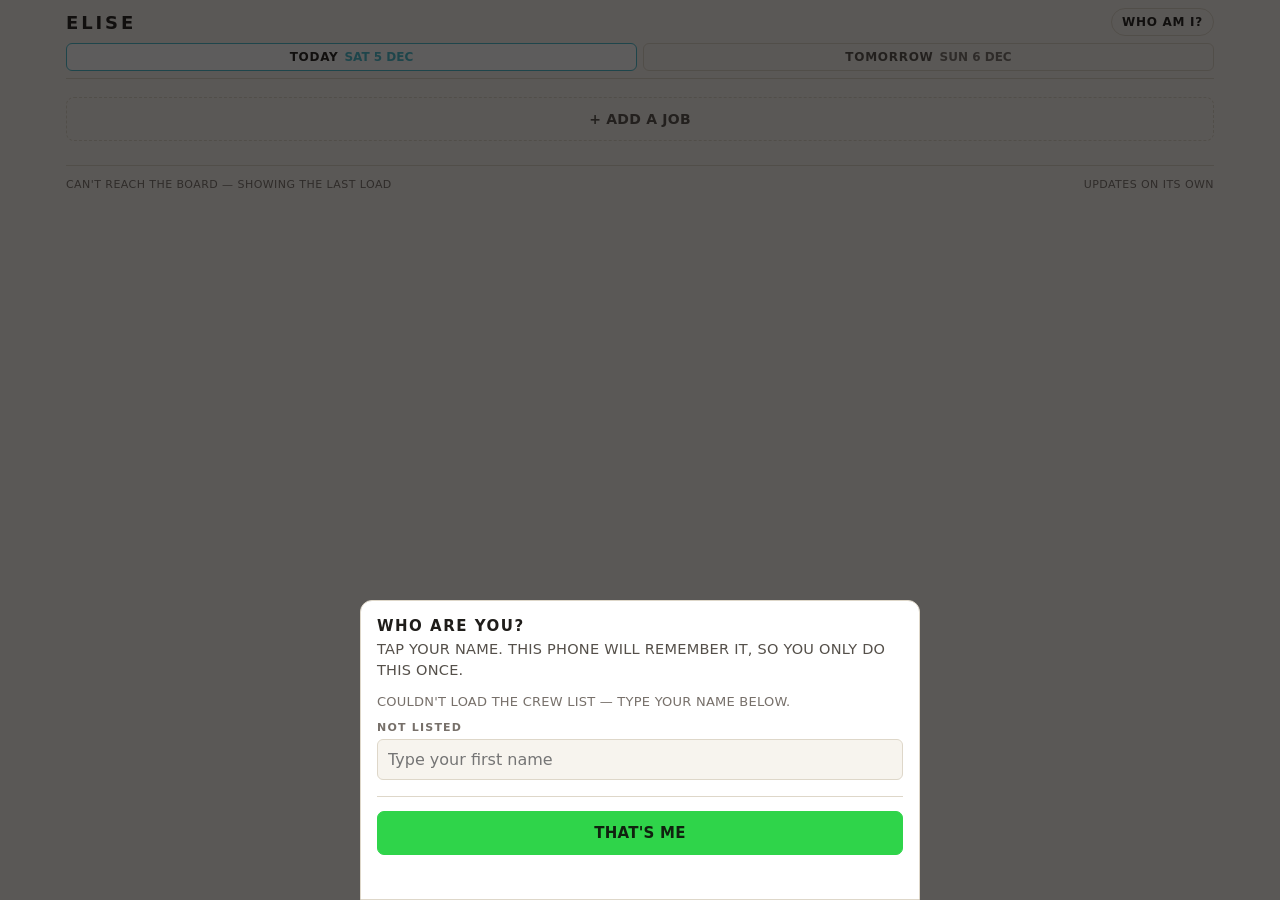
<file: jobs/index.html>
<!doctype html>
<html lang="en-AU"><head>
<meta charset="utf-8">
<meta name="viewport" content="width=device-width,initial-scale=1,viewport-fit=cover">
<link rel="apple-touch-icon" href="icon-180.png">
<link rel="manifest" href="manifest.webmanifest">
<meta name="apple-mobile-web-app-capable" content="yes">
<meta name="mobile-web-app-capable" content="yes">
<meta name="apple-mobile-web-app-status-bar-style" content="black-translucent">
<meta name="apple-mobile-web-app-title" content="Labour">
<meta name="theme-color" content="#111110">
<meta name="robots" content="noindex,nofollow">
<title>ELISE Jobs</title>
<link rel="icon" href="data:image/svg+xml,<svg xmlns='http://www.w3.org/2000/svg' viewBox='0 0 64 64'><rect width='64' height='64' rx='14' fill='%23141312'/><rect x='17' y='15' width='30' height='9' rx='2.5' fill='%23F2EDE4'/><rect x='17' y='27.5' width='23' height='9' rx='2.5' fill='%232FD44A'/><rect x='17' y='40' width='30' height='9' rx='2.5' fill='%23F2EDE4'/></svg>">
<style>
:root{--bg:#1B1A18;--card:#232120;--rule:#35322E;--ink:#F2EDE4;--ink2:#BBB3A6;
  --ink3:#978F82;--accent:#46BCCE;--go:#2FD44A;--pri:#E0A33C;--stop:#FF6B6B}
*{box-sizing:border-box}
html,body{margin:0;background:var(--bg);color:var(--ink);
  font-family:system-ui,-apple-system,"Segoe UI",Roboto,sans-serif;-webkit-text-size-adjust:100%}
body{padding:0 0 40px;text-transform:uppercase;letter-spacing:.015em}
/* Buttons do not inherit text-transform from the UA sheet, and every job row is a button, so the list would stay sentence case without this. */
button,select{text-transform:inherit;letter-spacing:inherit}
.wrap{max-width:720px;margin:0 auto;
  padding-left:max(16px,env(safe-area-inset-left,0px));
  padding-right:max(16px,env(safe-area-inset-right,0px));
  padding-top:env(safe-area-inset-top,0px);
  padding-bottom:env(safe-area-inset-bottom,0px)}
header{position:sticky;top:0;z-index:5;background:var(--bg);border-bottom:1px solid var(--rule);
  padding:12px 0 10px}
.brand{display:flex;align-items:center;gap:10px;flex-wrap:wrap}
.brand b{font-size:18px;letter-spacing:.16em}
.me{margin-left:auto;appearance:none;border:1px solid var(--rule);background:transparent;
  color:var(--ink);font:inherit;font-size:12px;font-weight:700;letter-spacing:.06em;
  padding:6px 10px;border-radius:999px;cursor:pointer;text-transform:uppercase}
.me:hover{border-color:var(--accent);color:var(--accent)}
.tabs{display:flex;gap:6px;margin-top:10px}
.tab{flex:1;appearance:none;border:1px solid var(--rule);background:transparent;color:var(--ink2);
  font:inherit;font-size:13px;font-weight:700;padding:8px 6px;border-radius:8px;cursor:pointer;
  letter-spacing:.06em;text-transform:uppercase}
.tab b{display:block;font-size:15px;margin-top:2px;letter-spacing:0}
.tab[aria-selected="true"]{background:var(--card);color:var(--ink);border-color:var(--accent)}
/* Sections carry weight, not just a grey label. One header treatment
   throughout, with the count as a figure rather than prose. */
.sec{display:flex;align-items:baseline;gap:9px;margin:26px 0 0;
  padding-bottom:7px;border-bottom:1.5px solid var(--rule)}
.sec h2{margin:0;font-size:12px;letter-spacing:.15em;text-transform:uppercase;
  font-weight:800;color:var(--ink2)}
.sec .n{font-size:12px;font-weight:700;color:var(--ink3);font-variant-numeric:tabular-nums}
.sec .hint{margin-left:auto;font-size:11px;color:var(--ink3);letter-spacing:.03em}
.sec.pri h2{color:var(--pri)}
.sec.daily h2{color:var(--accent)}

/* ---- landscape ----
   On a phone held sideways, a tablet, or the shed screen, the page has twice
   the width and half the height. One tall column wastes all of it, so the
   list flows into columns and the rows tighten up: the whole day on screen
   without a scroll. A section header never ends up stranded at the foot of a
   column away from its own jobs. */
@media (min-width:820px){ .wrap{max-width:1180px} }
/* a short screen - a phone on its side - wants the rows closer together
   more than it wants the breathing room */
@media (max-height:560px) and (orientation:landscape){
  .wrap{max-width:none}
  #list .sec{margin-top:12px;padding-bottom:5px}
  .job{padding:8px 0}
  .jt{font-size:14px;line-height:1.3}
  header{padding:8px 0 7px}
  .tabs{margin-top:7px}
}

/* A job is a line on a docket. Big square box you can hit with a glove on,
   the words at a readable size, and the age of the thing where you can see
   it - a job sitting since the 3rd is a different problem from one raised
   this morning. */
.jobrow{display:flex;align-items:stretch;gap:8px;border-bottom:1px solid var(--rule);
  break-inside:avoid;page-break-inside:avoid}
.jobrow:last-child{border-bottom:none}
.job{display:grid;grid-template-columns:26px 1fr;gap:12px;align-items:start;
  flex:1 1 auto;min-width:0;text-align:left;background:transparent;border:none;
  color:inherit;font:inherit;cursor:pointer;
  padding:13px 0 13px 0;position:relative}
/* Priority in one tap, from the list, without opening anything. */
.star{flex:0 0 auto;align-self:center;background:transparent;border:none;cursor:pointer;
  color:var(--ink3);font-size:19px;line-height:1;padding:10px 2px 10px 8px;
  min-width:38px;text-align:right}
.star[aria-pressed="true"]{color:var(--pri)}
.star:hover{color:var(--pri)}
.star:focus-visible{outline:2px solid var(--accent);outline-offset:2px;border-radius:4px}
/* Nothing on this page had a way to say "that didn't save" outside the job
   sheet, and a star that silently fails is worse than no star. */
.toast{position:fixed;left:50%;transform:translateX(-50%);
  bottom:calc(18px + env(safe-area-inset-bottom,0px));
  background:var(--ink);color:var(--bg);padding:10px 16px;border-radius:4px;
  font-size:13px;font-weight:600;z-index:90;box-shadow:0 6px 20px rgba(0,0,0,.35);
  max-width:min(90vw,420px);text-align:center}
.box{width:26px;height:26px;border:2px solid var(--ink3);border-radius:4px;
  display:grid;place-items:center;font-size:15px;line-height:1;color:transparent;
  margin-top:1px;transition:background .12s,border-color .12s}
.job:hover .box{border-color:var(--ink2)}
.job.done .box{background:var(--go);border-color:var(--go);color:#0E1F0D}
.jt{font-size:15px;line-height:1.4;overflow-wrap:anywhere;display:block}
.job.done .jt{color:var(--ink3);text-decoration:line-through;
  text-decoration-color:var(--ink3);text-decoration-thickness:1px}

/* Priority earns a physical edge rather than a glyph you have to hunt for. */
.job.pri{padding-left:13px}
.job.pri::before{content:"";position:absolute;left:0;top:11px;bottom:11px;
  width:3px;border-radius:2px;background:var(--pri)}
.job.pri .jt{color:var(--ink)}

.meta{display:flex;flex-wrap:wrap;align-items:center;gap:7px;margin-top:6px}
.who{font-size:11px;font-weight:700;letter-spacing:.07em;color:var(--ink3);
  text-transform:uppercase}
/* How long it has been carried. Hot once it has been sitting a week. */
.age{font-size:10.5px;font-weight:700;letter-spacing:.04em;color:var(--ink3);
  border:1px solid var(--rule);border-radius:3px;padding:1px 5px;
  font-variant-numeric:tabular-nums;white-space:nowrap}
.age.warm{color:var(--pri);border-color:color-mix(in srgb,var(--pri) 45%,transparent)}
.age.hot{color:var(--stop);border-color:color-mix(in srgb,var(--stop) 45%,transparent)}
.tagnew{font-size:10.5px;font-weight:700;letter-spacing:.06em;color:var(--accent);
  border:1px solid color-mix(in srgb,var(--accent) 45%,transparent);
  border-radius:3px;padding:1px 5px;text-transform:uppercase}
.ev{display:block;font-size:12px;color:var(--ink3);margin-top:6px;line-height:1.45}
.ev b{color:var(--ink2);font-weight:700}
.evimg{margin-top:7px}
.evimg img{width:56px;height:56px;object-fit:cover;border-radius:5px;
  border:1px solid var(--rule);display:block}

/* The daily run-through is a block of its own: an inset rule rather than a
   floating card, so it reads as part of the day without competing with the
   priority work above it. */
.dwrap{border-left:2px solid color-mix(in srgb,var(--accent) 40%,transparent);
  padding-left:13px;margin-top:4px}

/* Priority is a state you set, not a form field, so it reads as a switch. */
.prib{display:flex;align-items:center;gap:10px;width:100%;margin-top:16px;
  appearance:none;font:inherit;font-size:14.5px;font-weight:600;cursor:pointer;
  padding:11px 13px;border-radius:7px;border:1px solid var(--rule);
  background:transparent;color:var(--ink2);text-align:left}
.pdot{width:16px;height:16px;border-radius:50%;border:2px solid var(--ink3);flex:0 0 auto}
.prib[aria-pressed="true"]{border-color:var(--pri);color:var(--pri)}
.prib[aria-pressed="true"] .pdot{background:var(--pri);border-color:var(--pri)}

/* Who is on the job today, under the list - context, not a thing to act on. */
.crew{margin-top:28px;padding-top:14px;border-top:1px solid var(--rule)}
.crew h3{margin:0 0 10px;font-size:12px;letter-spacing:.15em;text-transform:uppercase;
  font-weight:800;color:var(--ink3)}
.chips{display:flex;flex-wrap:wrap;gap:7px}
.chip{display:inline-flex;flex-direction:column;gap:1px;border:1px solid var(--rule);
  border-left:3px solid var(--rule);border-radius:7px;padding:7px 11px;min-width:0}
.chip b{font-size:12.5px;font-weight:700;letter-spacing:.05em}
.chip span{font-size:10.5px;color:var(--ink3);letter-spacing:.03em}
.chip.me{border-color:var(--accent)}
.chip.me b{color:var(--accent)}
.crew .none{font-size:13px;color:var(--ink3);line-height:1.5}
.dwrap .job{padding-top:10px;padding-bottom:10px}
.dwrap .jt{font-size:14.5px}

/* ---- compact: priority | non-priority side by side ---- */
.jcols{display:grid;grid-template-columns:1fr 1fr;gap:0 18px;align-items:start}
.jcol{min-width:0}
.cnone{margin:8px 0 0;font-size:12px;color:var(--ink3)}
.sec{margin-top:16px;padding-bottom:5px}
#list > .jcols:first-child .sec{margin-top:10px}
.job{padding:8px 0;gap:9px;grid-template-columns:22px 1fr}
.box{width:22px;height:22px;font-size:13px;border-width:1.5px}
.jt{font-size:14px;line-height:1.3}
.meta{margin-top:3px}
.star{padding:6px 0 6px 4px;min-width:26px;font-size:17px}
.dwrap .job{padding-top:6px;padding-bottom:6px}
.dwrap .jt{font-size:13.5px}
.addbtn{margin-top:12px;padding:9px;font-size:13px}
.crew{margin-top:16px;padding-top:10px}
.chip{padding:5px 9px}
.tabs{margin-top:7px}
.tab{padding:6px;font-size:12px;border-radius:6px;white-space:nowrap;overflow:hidden;text-overflow:ellipsis}
.tab b{display:inline;font-size:12px;margin:0 0 0 6px;color:var(--ink3)}
.tab[aria-selected="true"] b{color:var(--accent)}
header{padding:8px 0 7px}
@media (max-width:420px){
  .jcols{gap:0 10px}
  .jt{font-size:13px}
  .job{gap:7px;grid-template-columns:20px 1fr}
  .box{width:20px;height:20px}
  .star{min-width:22px;font-size:16px;padding-left:2px}
  .job.pri{padding-left:9px}
}
@media (max-width:330px){ .jcols{grid-template-columns:1fr} }
.empty{padding:30px 0;text-align:center;color:var(--ink3);font-size:14px;line-height:1.5}
.empty b{display:block;color:var(--ink2);font-size:15px;margin-bottom:4px}
.addbtn{width:100%;margin-top:18px;appearance:none;border:1px dashed var(--rule);
  background:transparent;color:var(--ink2);font:inherit;font-size:14px;font-weight:600;
  padding:13px;border-radius:8px;cursor:pointer}
.addbtn:hover{border-color:var(--accent);color:var(--accent)}
footer{margin-top:24px;padding-top:12px;border-top:1px solid var(--rule);font-size:11px;
  color:var(--ink3);letter-spacing:.04em;display:flex;justify-content:space-between;gap:10px}

.scrim{position:fixed;inset:0;background:rgba(10,9,8,.66);z-index:50;display:flex;
  align-items:flex-end;justify-content:center}
.scrim[hidden]{display:none}
.sheet{width:100%;max-width:560px;max-height:92vh;max-height:88dvh;overflow-y:auto;
  background:var(--card);border:1px solid var(--rule);border-radius:12px 12px 0 0;padding:16px}
.sheet h2{margin:0 0 4px;font-size:15px;letter-spacing:.1em;text-transform:uppercase}
.sheet p.q{margin:0 0 14px;font-size:14.5px;line-height:1.4;color:var(--ink2)}
.sheet label{display:block;font-size:11px;letter-spacing:.11em;text-transform:uppercase;
  color:var(--ink3);font-weight:700;margin:12px 0 5px}
.sheet input[type=text],.sheet textarea{width:100%;font:inherit;font-size:16px;padding:10px;
  border:1px solid var(--rule);border-radius:6px;background:var(--bg);color:var(--ink)}
.sheet textarea{min-height:74px;resize:vertical}
.names{display:flex;flex-wrap:wrap;gap:7px;margin-top:4px}
.name{appearance:none;border:1px solid var(--rule);background:transparent;color:var(--ink);
  font:inherit;font-size:14px;font-weight:600;padding:9px 13px;border-radius:999px;cursor:pointer}
.name:hover,.name[aria-pressed="true"]{border-color:var(--accent);color:var(--accent)}
.shot{display:flex;gap:10px;align-items:center;margin-top:6px}
.shot img{width:62px;height:62px;object-fit:cover;border-radius:6px;border:1px solid var(--rule)}
.acts{position:sticky;bottom:0;background:var(--card);padding-top:14px;margin-top:16px;
  padding-bottom:calc(4px + env(safe-area-inset-bottom,0px));border-top:1px solid var(--rule);
  display:flex;gap:8px}
.btn{flex:1;appearance:none;font:inherit;font-size:15px;font-weight:700;padding:12px;
  border-radius:7px;border:1px solid var(--rule);background:transparent;color:var(--ink);cursor:pointer}
.btn.go{background:var(--go);border-color:var(--go);color:#10210F}
.btn:disabled{opacity:.5}
label.btn{display:inline-flex;align-items:center;justify-content:center}
/* A job can't be closed out without a photo, so when they try, ring the
   photo row rather than leaving them hunting for what the message means. */
.shot.need{outline:2px solid var(--stop);outline-offset:5px;border-radius:7px}
.offscreen{position:absolute;width:1px;height:1px;padding:0;margin:-1px;
  overflow:hidden;clip:rect(0 0 0 0);white-space:nowrap;border:0}
.offscreen:focus-visible + label.btn{outline:2px solid var(--accent);outline-offset:2px}
.msg{font-size:12.5px;color:var(--stop);margin-top:8px;min-height:16px}
@media(prefers-color-scheme:light){:root:not([data-theme="dark"]){--bg:#F7F4EE;--card:#FFF;
  --rule:#DED7C9;--ink:#1F1D1A;--ink2:#55504A;--ink3:#77706A;--stop:#B3261E}}

/* crisper type: grayscale smoothing on dark, real kerning, a touch more contrast in the greys */
html{-webkit-font-smoothing:antialiased;-moz-osx-font-smoothing:grayscale;text-rendering:optimizeLegibility;font-kerning:normal}
</style></head>
<body>
<div class="wrap">
  <header>
    <div class="brand"><b>ELISE</b>
      <button class="me" id="meBtn">Who am I?</button></div>
    <div class="tabs" role="tablist">
      <button class="tab" id="t0" aria-selected="true">Today<b id="d0">&nbsp;</b></button>
      <button class="tab" id="t1" aria-selected="false">Tomorrow<b id="d1">&nbsp;</b></button>
    </div>
  </header>
  <div id="list"></div>
  <button class="addbtn" id="addBtn">+ Add a job</button>
  <div id="crew"></div>
  <footer><span id="stamp">Loading&hellip;</span><span>Updates on its own</span></footer>
</div>

<div class="scrim" id="whoScrim" hidden>
  <div class="sheet">
    <h2>Who are you?</h2>
    <p class="q">Tap your name. This phone will remember it, so you only do this once.</p>
    <div class="names" id="names"></div>
    <label for="otherName">Not listed</label>
    <input type="text" id="otherName" placeholder="Type your first name" autocomplete="given-name">
    <div class="acts"><button class="btn go" id="whoSave">That's me</button></div>
    <div class="msg" id="whoMsg"></div>
  </div>
</div>

<div class="scrim" id="jobScrim" hidden>
  <div class="sheet">
    <h2 id="jobHead">Mark it done</h2>
    <p class="q" id="jobText"></p>
    <label for="jobNote">What did you do? (optional)</label>
    <textarea id="jobNote" placeholder="Anything worth recording"></textarea>
    <label id="shotLab">Photo (required)</label>
    <div class="shot" id="shotWrap">
      <input type="file" id="shotIn" accept="image/*" capture="environment" class="offscreen">
      <label class="btn" id="shotBtn" for="shotIn" role="button" tabindex="0"
             style="flex:0 0 auto;padding:10px 16px;text-align:center">Take a photo</label>
      <img id="shotImg" hidden alt="">
    </div>
    <button class="prib" id="priBtn" type="button">
      <span class="pdot"></span><span id="priLabel">Make it priority</span>
    </button>
    <div class="acts">
      <button class="btn" id="jobCancel">Cancel</button>
      <button class="btn" id="priSave" hidden>Save priority</button>
      <button class="btn go" id="jobDone">Mark done</button>
    </div>
    <div class="msg" id="jobMsg"></div>
  </div>
</div>

<div class="scrim" id="addScrim" hidden>
  <div class="sheet">
    <h2>Add a job</h2>
    <p class="q">It'll show on the board for Harry straight away.</p>
    <label for="addText">What needs doing</label>
    <input type="text" id="addText" placeholder="e.g. Clear debris off B2 stair" maxlength="140">
    <div class="acts">
      <button class="btn" id="addCancel">Cancel</button>
      <button class="btn go" id="addSave">Add it</button>
    </div>
    <div class="msg" id="addMsg"></div>
  </div>
</div>
<script>
(function(){
"use strict";
var URL_="https://glusxwsivbbzmgwizkfs.supabase.co", KEY="eyJhbGciOiJIUzI1NiIsInR5cCI6IkpXVCJ9.eyJpc3MiOiJzdXBhYmFzZSIsInJlZiI6ImdsdXN4d3NpdmJiem1nd2l6a2ZzIiwicm9sZSI6ImFub24iLCJpYXQiOjE3OTQyMTcyNDQsImV4cCI6MjEwOTc5MzI0NH0.Ft-_9gst873leku1VVJ1PoTwZNTFiB_AoPzDNYdsqaI";
var H={apikey:KEY,Authorization:"Bearer "+KEY};
var JH={apikey:KEY,Authorization:"Bearer "+KEY,"Content-Type":"application/json"};
var BUCKET="job-photos";
var day=dayFromHash(), rows=[], me="", pending=null, shotFile=null, daily=null, dlog={}, crew=[], priWant=false;
var trades=null;

function p2(n){return ("0"+n).slice(-2)}
function iso(d){return d.getFullYear()+"-"+p2(d.getMonth()+1)+"-"+p2(d.getDate())}
function dateFor(o){var d=new Date();d.setHours(12,0,0,0);d.setDate(d.getDate()+o);return d}
/* The board links here with the day it is showing on the end - #2026-11-14 -
   so tapping Labour from Saturday's board opens Saturday's list, not this
   phone's idea of today. Anything else in the hash is ignored. */
function dayFromHash(){
  var m=/^#(\d{4})-(\d{2})-(\d{2})$/.exec(location.hash||"");
  if(!m) return 0;
  var want=new Date(+m[1],+m[2]-1,+m[3]); want.setHours(12,0,0,0);
  var now=new Date(); now.setHours(12,0,0,0);
  var off=Math.round((want-now)/86400000);
  return (off>=-30&&off<=30)?off:0;
}
function esc(s){return String(s==null?"":s).replace(/[&<>"]/g,function(c){
  return {"&":"&amp;","<":"&lt;",">":"&gt;",'"':"&quot;"}[c]})}
var DAYS=["Sun","Mon","Tue","Wed","Thu","Fri","Sat"],
    MONS=["Jan","Feb","Mar","Apr","May","Jun","Jul","Aug","Sep","Oct","Nov","Dec"];
function nice(d){return DAYS[d.getDay()]+" "+d.getDate()+" "+MONS[d.getMonth()]}
function el(id){return document.getElementById(id)}
function photoURL(id){return URL_+"/storage/v1/object/public/"+BUCKET+"/"+id+".jpg"}
function newId(){return Date.now().toString(36)+Math.random().toString(36).slice(2,9)}

/* ---------- who am I ---------- */
function loadMe(){ try{ return localStorage.getItem("elise.me")||""; }catch(e){ return ""; } }
function saveMe(n){ try{ localStorage.setItem("elise.me", n); }catch(e){} me=n; paintMe(); }
function paintMe(){ el("meBtn").textContent = me || "Who am I?"; }

var toastT=null;
function toast(msg){
  var t=document.getElementById("toast");
  if(!t){ t=document.createElement("div"); t.id="toast"; t.className="toast";
          document.body.appendChild(t); }
  t.textContent=msg; t.hidden=false;
  clearTimeout(toastT);
  toastT=setTimeout(function(){ t.hidden=true; },3200);
}

function askWho(){
  var box=el("names"); box.innerHTML="Loading&hellip;";
  el("whoScrim").hidden=false; el("whoMsg").textContent="";
  el("otherName").value = "";
  fetch(URL_+"/rest/v1/v_crew?select=name&order=last_on_site.desc&limit=30",{headers:H})
    .then(function(r){return r.json()})
    .then(function(list){
      box.innerHTML = (list||[]).map(function(c){
        return '<button class="name" type="button" data-n="'+esc(c.name)+'"'+
               (c.name===me?' aria-pressed="true"':'')+'>'+esc(c.name)+'</button>';
      }).join("") || '<span style="color:var(--ink3);font-size:13px">No names on record yet &mdash; type yours below.</span>';
      Array.prototype.forEach.call(box.querySelectorAll("[data-n]"),function(b){
        b.addEventListener("click",function(){
          saveMe(b.getAttribute("data-n"));
          el("whoScrim").hidden=true; render();
        });
      });
    }).catch(function(){ box.innerHTML='<span style="color:var(--ink3);font-size:13px">Couldn\'t load the crew list &mdash; type your name below.</span>'; });
}
el("meBtn").addEventListener("click", askWho);
el("whoSave").addEventListener("click", function(){
  var n=el("otherName").value.trim().toUpperCase();
  if(!n){ el("whoMsg").textContent="Tap a name or type yours."; return; }
  saveMe(n); el("whoScrim").hidden=true; render();
});

/* ---------- the list ---------- */
function load(){
  var from=iso(dateFor(0)), to=iso(dateFor(1));
  el("d0").textContent=nice(dateFor(0)); el("d1").textContent=nice(dateFor(1));
  var jobs=[
    fetch(URL_+"/rest/v1/v_job_status?job_date=gte."+from+"&job_date=lte."+to+
          "&select=*&order=priority.desc,item_text",{headers:H})
      .then(function(r){ if(!r.ok) throw new Error(r.status); return r.json(); }),
    /* the daily run-through's ticks for these two days */
    fetch(URL_+"/rest/v1/job_log?job_date=gte."+from+"&job_date=lte."+to+
          "&item_id=like.daily-*&select=item_id,action,who,note,photo_id,at,job_date"+
          "&order=at.desc",{headers:H}).then(function(r){ return r.ok?r.json():[]; }),
    /* who is on site these two days */
    fetch(URL_+"/rest/v1/v_labour_day?job_date=gte."+from+"&job_date=lte."+to+
          "&select=*",{headers:H}).then(function(r){ return r.ok?r.json():[]; })
  ];
  var needCfg = (!daily || !trades);
  if(needCfg) jobs.push(
    fetch(URL_+"/rest/v1/config?id=in.(daily,board)&select=id,data",{headers:H})
      .then(function(r){ return r.ok?r.json():[]; }));
  var cfgAt = needCfg ? 3 : -1;
  Promise.all(jobs).then(function(res){
    rows=res[0]||[];
    dlog={};
    (res[1]||[]).forEach(function(l){ if(!dlog[l.item_id]) dlog[l.item_id]=l; });
    crew=res[2]||[];
    if(cfgAt>0 && res[cfgAt]) res[cfgAt].forEach(function(c){
      if(c.id==="daily") daily=c.data;
      if(c.id==="board" && c.data && c.data.trades) trades=c.data.trades;
    });
    render();
    var n=new Date();
    el("stamp").textContent="Checked "+p2(n.getHours())+":"+p2(n.getMinutes());
  }).catch(function(){
    el("stamp").textContent="Can't reach the board \u2014 showing the last load";
  });
}

/* The standing list, materialised for one day. Each day gets its own ids
   (daily-stairs-2026-11-11) so yesterday's tick never carries into today -
   a daily is only done if it was done today. */
function dailyFor(dateStr){
  var items=(daily&&daily.items)||[];
  return items.map(function(it){
    var id="daily-"+it.n+"-"+dateStr, l=dlog[id];
    var isDone = !!(l && l.action==="done");
    return {item_id:id, item_text:it.text, job_date:dateStr, priority:false,
            assigned:null, carried_from:null, crew_added:false, isDaily:true,
            done:isDone,
            done_by:   isDone ? l.who      : null,
            done_at:   isDone ? l.at       : null,
            done_note: isDone ? (l.note||null)     : null,
            done_photo:isDone ? (l.photo_id||null) : null};
  });
}

function shortDay(d){
  var x = (d instanceof Date) ? d : new Date(d);
  return x.getDate()+" "+MONS[x.getMonth()];
}
/* Days a job has been carried. This is the thing worth seeing - the date it
   was raised tells you far less than the fact it has been open eight days. */
function ageOf(from){
  if(!from) return null;
  var a=new Date(from+"T00:00:00"), b=new Date(); b.setHours(0,0,0,0);
  var d=Math.round((b-a)/86400000);
  return d>0 ? d : null;
}

function jobRow(j){
  var cls="job"+(j.done?" done":"")+(j.priority&&!j.done?" pri":"");
  var meta=[];

  if(j.assigned) meta.push('<span class="who">'+esc(j.assigned)+'</span>');
  if(j.crew_added) meta.push('<span class="tagnew">Added on site</span>');
  var age=j.done?null:ageOf(j.carried_from);
  if(age) meta.push('<span class="age'+(age>=14?" hot":age>=7?" warm":"")+'">'+
                    age+' day'+(age===1?'':'s')+'</span>');

  var ev="";
  if(j.done){
    var when=j.done_at?new Date(j.done_at):null;
    var line=(j.done_by?'<b>'+esc(j.done_by)+'</b>':'');
    if(when) line+=(line?' ':'')+shortDay(when)+', '+
      (function(h,m){var ap=h<12?'am':'pm',t=h%12||12;return t+':'+p2(m)+ap})(when.getHours(),when.getMinutes());
    if(j.done_note) line+=(line?' &mdash; ':'')+esc(j.done_note);
    ev='<span class="ev">'+line+'</span>';
    if(j.done_photo) ev+='<span class="evimg"><img src="'+photoURL(esc(j.done_photo))+'" alt="" loading="lazy"></span>';
  }

  /* The star has to live outside the row button - a button inside a button
     is not a thing, and on a phone the two would fight over the same tap. */
  return '<div class="jobrow'+(j.done?' done':'')+'">'+
    '<button class="'+cls+'" data-id="'+esc(j.item_id)+'" type="button">'+
      '<span class="box">&#10003;</span>'+
      '<span><span class="jt">'+esc(j.item_text)+'</span>'+
      (meta.length?'<span class="meta">'+meta.join("")+'</span>':'')+ev+'</span>'+
    '</button>'+
    (j.done?'':'<button class="star" type="button" data-star="'+esc(j.item_id)+'" '+
      'aria-pressed="'+(!!j.priority)+'" title="'+(j.priority?'Drop off priority':'Make priority')+'">'+
      (j.priority?'\u2605':'\u2606')+'</button>')+
    '</div>';
}

/* A priority change is its own line in the record, same as the sheet writes,
   so you can see who raised it and when. The star flips straight away and
   puts itself back if the write does not land - nobody watches a spinner on
   a star. */
async function starJob(id, btn){
  if(!me){ askWho(); return; }
  var j=rows.filter(function(x){return x.item_id===id})[0]
        || dailyFor(iso(dateFor(day))).filter(function(x){return x.item_id===id})[0];
  if(!j) return;
  var want=!j.priority, was=btn.innerHTML;
  btn.disabled=true;
  btn.setAttribute("aria-pressed",String(want));
  btn.innerHTML = want?"\u2605":"\u2606";
  btn.title = want?"Drop off priority":"Make priority";
  try{
    await logRows([{item_id:id, job_date:j.job_date, action: want?"pri":"unpri",
      item_text:j.item_text, who:me, note:"", photo_id:""}]);
    j.priority=want;
    load();
  }catch(e){
    btn.innerHTML=was;
    btn.setAttribute("aria-pressed",String(!want));
    btn.title = want?"Make priority":"Drop off priority";
    toast("Couldn't change it - try again");
  }
  btn.disabled=false;
}

function sec(cls,title,count,hint){
  return '<div class="sec'+(cls?" "+cls:"")+'"><h2>'+esc(title)+'</h2>'+
    '<span class="n">'+count+'</span>'+
    (hint?'<span class="hint">'+esc(hint)+'</span>':'')+'</div>';
}

function render(){
  paintMe();
  var want=iso(dateFor(day));
  var mine=rows.filter(function(j){return j.job_date===want});
  var pri =mine.filter(function(j){return !j.done && j.priority});
  var todo=mine.filter(function(j){return !j.done && !j.priority});
  var done=mine.filter(function(j){return j.done});
  var dl  =dailyFor(want);
  var dDone=dl.filter(function(x){return x.done}).length;

  var html="";

  /* Priority and non-priority side by side, the same as the board. */
  if(pri.length || todo.length){
    html += '<div class="jcols"><div class="jcol">'+
      sec("pri","Priority",pri.length)+
      (pri.length?pri.map(jobRow).join(""):'<p class="cnone">Nothing starred</p>')+
      '</div><div class="jcol">'+
      sec("","Non-priority",todo.length)+
      (todo.length?todo.map(jobRow).join(""):'<p class="cnone">Nothing else open</p>')+
      '</div></div>';
  }

  /* Then the daily run-through, which is the same every morning. */
  if(dl.length){
    html += sec("daily","Daily", dDone+" of "+dl.length, (daily&&daily.note)||"") +
            '<div class="dwrap">'+dl.map(jobRow).join("")+'</div>';
  }

  if(done.length) html += sec("","Completed",done.length) + done.map(jobRow).join("");

  if(!mine.length && !dl.length){
    html = '<div class="empty"><b>Nothing on the list</b>No jobs for this day yet. '+
           'Add one below if something needs doing.</div>';
  } else if(!pri.length && !todo.length){
    html += '<div class="empty"><b>Job list is clear</b>'+
            (dDone<dl.length?'Daily run-through still to finish.':'Everything ticked off.')+'</div>';
  }

  el("list").innerHTML=html;
  Array.prototype.forEach.call(el("list").querySelectorAll("[data-id]"),function(b){
    b.addEventListener("click",function(){ openJob(b.getAttribute("data-id")); });
  });
  Array.prototype.forEach.call(el("list").querySelectorAll("[data-star]"),function(b){
    b.addEventListener("click",function(ev){
      ev.stopPropagation();
      starJob(b.getAttribute("data-star"), b);
    });
  });
  paintCrew(want);
}

/* Who is on the job. Context for the list above it, not something to act on,
   so it sits at the bottom and stays quiet. */
/* Trade colour for a labour supplier. ELISE is in the board's trade table so
   it gets the same olive it has everywhere else; the two labour-hire firms
   are not trades and carry their own colours. */
var SUPPLIER_COLOUR = { WORKCON:"#4FA3D1", HARWELL:"#C96A2E" };
function supplierColour(name){
  var n=String(name||"").trim().toUpperCase();
  if(!n) return "";
  if(SUPPLIER_COLOUR[n]) return SUPPLIER_COLOUR[n];
  var hit=(trades||[]).filter(function(t){
    return String(t[1]||"").toUpperCase()===n || String(t[0]||"").toUpperCase()===n;
  })[0];
  return (hit && hit[2]) ? hit[2] : "";
}

function paintCrew(want){
  var on=crew.filter(function(c){ return c.job_date===want; });
  var box=el("crew");
  if(!on.length){
    box.innerHTML='<div class="crew"><h3>On site</h3>'+
      '<p class="none">Nobody logged for this day yet. Names appear once the '+
      'hours go in of an evening.</p></div>';
    return;
  }
  box.innerHTML='<div class="crew"><h3>On site <span style="color:var(--ink3);'+
    'font-weight:700">'+on.length+'</span></h3><div class="chips">'+
    on.map(function(c){
      var sub=[c.area,c.task].filter(Boolean)[0]||"";
      var tint=supplierColour(c.supplier);
      var line=[c.supplier,sub].filter(Boolean).join(" \u00b7 ");
      return '<span class="chip'+(c.name===me?" me":"")+'"'+
             (tint?' style="border-left-color:'+tint+'"':'')+'><b>'+esc(c.name)+'</b>'+
             (line?'<span>'+esc(line)+'</span>':'')+'</span>';
    }).join("")+'</div></div>';
}

[0,1].forEach(function(i){
  el("t"+i).addEventListener("click",function(){
    day=i; el("t0").setAttribute("aria-selected",i===0?"true":"false");
    el("t1").setAttribute("aria-selected",i===1?"true":"false"); render();
  });
});

/* ---------- ticking one off ---------- */
function openJob(id){
  if(!me){ askWho(); return; }
  var j=rows.filter(function(x){return x.item_id===id})[0]
        || dailyFor(iso(dateFor(day))).filter(function(x){return x.item_id===id})[0];
  if(!j) return;
  pending=j; shotFile=null;
  el("jobHead").textContent = j.done ? "Reopen this job" : "Mark it done";
  el("jobText").textContent = j.item_text;
  el("jobNote").value=""; el("jobMsg").textContent="";
  el("shotImg").hidden=true; el("shotImg").removeAttribute("src");
  el("shotLab").textContent = j.done ? "Photo (optional)" : "Photo (required)";
  el("shotWrap").classList.remove("need");
  el("jobDone").textContent = j.done ? "Reopen it" : "Mark done";
  el("jobDone").className = j.done ? "btn" : "btn go";
  priWant = !!j.priority;
  paintPri();
  el("jobScrim").hidden=false;
}
function paintPri(){
  var b=el("priBtn");
  b.setAttribute("aria-pressed", priWant?"true":"false");
  el("priLabel").textContent = priWant ? "Priority" : "Make it priority";
  /* Marking something priority is not the same as finishing it, so the save
     for it appears on its own as soon as the toggle differs. */
  el("priSave").hidden = !pending || (priWant === !!pending.priority);
}

async function logRows(batch){
  var r = await fetch(URL_+"/rest/v1/job_log",{method:"POST",headers:JH,
          body:JSON.stringify(batch)});
  if(!r.ok) throw new Error(await r.text());
}

el("priSave").addEventListener("click", async function(){
  if(!pending) return;
  var b=el("priSave"); b.disabled=true;
  el("jobMsg").style.color="var(--ink3)"; el("jobMsg").textContent="Saving\u2026";
  try{
    await logRows([{item_id:pending.item_id, job_date:pending.job_date,
      action: priWant?"pri":"unpri", item_text:pending.item_text,
      who:me, note:"", photo_id:""}]);
    el("jobScrim").hidden=true; load();
  }catch(e){
    el("jobMsg").style.color="var(--stop)";
    el("jobMsg").textContent="Didn't save. Try again.";
  }
  b.disabled=false;
});
el("priBtn").addEventListener("click",function(){ priWant=!priWant; paintPri(); });
el("jobCancel").addEventListener("click",function(){ el("jobScrim").hidden=true; });
el("shotBtn").addEventListener("keydown",function(e){
  if(e.key==="Enter"||e.key===" "){ e.preventDefault(); el("shotIn").click(); }
});
el("shotIn").addEventListener("change",function(){
  var f=el("shotIn").files && el("shotIn").files[0]; if(!f) return;
  shotFile=f;
  el("shotWrap").classList.remove("need");
  if(el("jobMsg").textContent.indexOf("photo")>=0) el("jobMsg").textContent="";
  var fr=new FileReader();
  fr.onload=function(){ var im=el("shotImg"); im.src=fr.result; im.hidden=false; };
  fr.readAsDataURL(f);
});

/* Shrink before upload - a phone photo is several megabytes and the crew are
   on site wifi or a couple of bars of 4G. */
function shrink(file){
  return new Promise(function(res){
    var fr=new FileReader();
    fr.onload=function(){
      var img=new Image();
      img.onload=function(){
        var max=1280, w=img.width, h=img.height;
        if(w>max||h>max){ if(w>h){h=Math.round(h*max/w);w=max;} else {w=Math.round(w*max/h);h=max;} }
        var c=document.createElement("canvas"); c.width=w; c.height=h;
        c.getContext("2d").drawImage(img,0,0,w,h);
        c.toBlob(function(b){ res(b||file); },"image/jpeg",.82);
      };
      img.onerror=function(){ res(file); };
      img.src=fr.result;
    };
    fr.onerror=function(){ res(file); };
    fr.readAsDataURL(file);
  });
}

el("jobDone").addEventListener("click", async function(){
  if(!pending) return;
  /* No photo, no close-out. Reopening is exempt - there is nothing to show. */
  if(!pending.done && !shotFile){
    el("jobMsg").style.color="var(--stop)";
    el("jobMsg").textContent="Take a photo of the finished job before you close it out.";
    el("shotWrap").classList.add("need");
    el("shotWrap").scrollIntoView({block:"center",behavior:"smooth"});
    return;
  }
  var btn=el("jobDone"); btn.disabled=true;
  el("jobMsg").style.color="var(--ink3)"; el("jobMsg").textContent="Saving…";
  var photoId="";
  try{
    if(shotFile){
      el("jobMsg").textContent="Uploading the photo…";
      var blob=await shrink(shotFile);
      photoId=newId();
      var up=await fetch(URL_+"/storage/v1/object/"+BUCKET+"/"+photoId+".jpg",{
        method:"POST", headers:{apikey:KEY,Authorization:"Bearer "+KEY,"Content-Type":"image/jpeg"},
        body:blob });
      if(!up.ok){
        photoId="";
        el("jobMsg").style.color="var(--stop)";
        if(!pending.done){
          /* The photo is the record, so without it the job stays open. */
          el("jobMsg").textContent="The photo wouldn't upload. Try again when you've got signal — the job's still open.";
          btn.disabled=false; return;
        }
        el("jobMsg").textContent="Photo wouldn't upload — saving without it.";
      }
    }
    var batch=[];
    /* a priority change is its own line in the record, so you can see who
       raised it and when, not just that it is starred now */
    if(priWant !== !!pending.priority){
      batch.push({item_id:pending.item_id, job_date:pending.job_date,
        action: priWant?"pri":"unpri", item_text:pending.item_text,
        who:me, note:"", photo_id:""});
    }
    batch.push({item_id:pending.item_id, job_date:pending.job_date,
      action: pending.done ? "reopen" : "done", item_text:pending.item_text,
      who:me, note:el("jobNote").value.trim(), photo_id:photoId});
    var r=await fetch(URL_+"/rest/v1/job_log",{method:"POST",headers:JH,
      body:JSON.stringify(batch)});
    if(!r.ok) throw new Error(await r.text());
    el("jobScrim").hidden=true; load();
  }catch(e){
    el("jobMsg").style.color="var(--stop)";
    el("jobMsg").textContent="Didn't save. Try again in a moment.";
  }
  btn.disabled=false;
});

/* ---------- adding one ---------- */
el("addBtn").addEventListener("click",function(){
  if(!me){ askWho(); return; }
  el("addText").value=""; el("addMsg").textContent=""; el("addScrim").hidden=false;
});
el("addCancel").addEventListener("click",function(){ el("addScrim").hidden=true; });
el("addSave").addEventListener("click", async function(){
  var t=el("addText").value.trim();
  if(!t){ el("addMsg").textContent="Type what needs doing."; return; }
  var b=el("addSave"); b.disabled=true; el("addMsg").style.color="var(--ink3)";
  el("addMsg").textContent="Saving…";
  try{
    var r=await fetch(URL_+"/rest/v1/job_log",{method:"POST",headers:JH,
      body:JSON.stringify([{item_id:"crew-"+newId(), job_date:iso(dateFor(day)),
        action:"add", item_text:t, who:me, note:"", photo_id:""}])});
    if(!r.ok) throw new Error();
    el("addScrim").hidden=true; load();
  }catch(e){ el("addMsg").style.color="var(--stop)"; el("addMsg").textContent="Didn't save. Try again."; }
  b.disabled=false;
});

me=loadMe();
load();
if(!me) setTimeout(askWho, 600);
setInterval(load, 60000);
window.addEventListener("hashchange",function(){
  var d=dayFromHash();
  if(d!==day){ day=d; load(); }
});
document.addEventListener("visibilitychange",function(){
  if(document.visibilityState==="visible") load();
});
})();
</script>
</body></html>
</file>
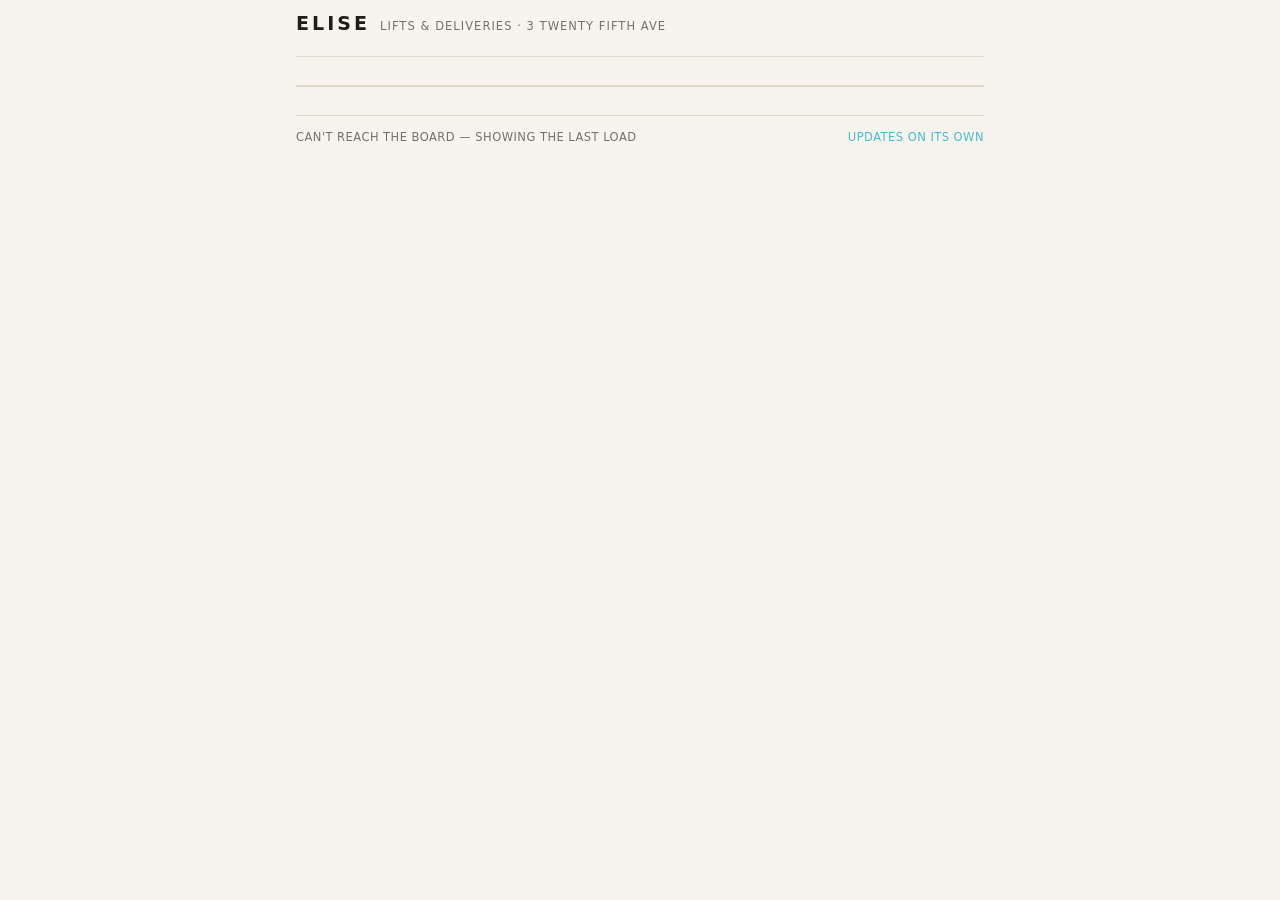
<file: lifts/index.html>
<!doctype html>
<html lang="en-AU"><head>
<meta charset="utf-8">
<meta name="viewport" content="width=device-width,initial-scale=1,viewport-fit=cover">
<link rel="apple-touch-icon" href="icon-180.png">
<link rel="manifest" href="manifest.webmanifest">
<meta name="apple-mobile-web-app-capable" content="yes">
<meta name="mobile-web-app-capable" content="yes">
<meta name="apple-mobile-web-app-status-bar-style" content="black-translucent">
<meta name="apple-mobile-web-app-title" content="Lifts">
<meta name="theme-color" content="#111110">
<meta name="robots" content="noindex,nofollow">
<title>ELISE Lifts</title>
<link rel="icon" href="data:image/svg+xml,<svg xmlns='http://www.w3.org/2000/svg' viewBox='0 0 64 64'><rect width='64' height='64' rx='14' fill='%23141312'/><rect x='17' y='15' width='30' height='9' rx='2.5' fill='%23F2EDE4'/><rect x='17' y='27.5' width='23' height='9' rx='2.5' fill='%2346BCCE'/><rect x='17' y='40' width='30' height='9' rx='2.5' fill='%23F2EDE4'/></svg>">
<style>
:root{
  --bg:#1B1A18; --card:#232120; --rule:#35322E; --ink:#F2EDE4; --ink2:#BBB3A6;
  --ink3:#978F82; --accent:#46BCCE; --warn:#E0A33C; --brk:#2B2724;
  --stop:#FF6B6B; --stopbg:#3A2524; --stopline:#6E3230;
}
*{box-sizing:border-box}
html,body{margin:0;padding:0;background:var(--bg);color:var(--ink);
  font-family:system-ui,-apple-system,"Segoe UI",Roboto,sans-serif;
  -webkit-text-size-adjust:100%}
/* All caps, the way the printed run sheet reads on site. Caps are denser
   than mixed case, so the tracking opens up a touch to keep it legible at
   arm's length in sun. */
body{padding:env(safe-area-inset-top,0px) 0 calc(48px + env(safe-area-inset-bottom,0px));text-transform:uppercase;letter-spacing:.015em}
.wrap{max-width:720px;margin:0 auto;
  padding-left:max(16px,env(safe-area-inset-left,0px));
  padding-right:max(16px,env(safe-area-inset-right,0px))}

header{position:sticky;top:0;z-index:5;background:var(--bg);
  border-bottom:1px solid var(--rule);padding:12px 0 0}
.brand{display:flex;align-items:baseline;gap:10px;flex-wrap:wrap}
.brand b{font-size:19px;letter-spacing:.16em;font-weight:700}
.brand span{font-size:11.5px;letter-spacing:.09em;color:var(--ink3);text-transform:uppercase}
.tabs{display:flex;gap:6px;margin:12px -16px 0;padding:0 16px 10px;
  overflow-x:auto;-webkit-overflow-scrolling:touch;scrollbar-width:none}
.tabs::-webkit-scrollbar{display:none}
.tab{flex:0 0 auto;min-width:58px;appearance:none;border:1px solid var(--rule);
  background:transparent;color:var(--ink2);font:inherit;font-size:17px;font-weight:700;
  padding:7px 9px 8px;border-radius:8px;cursor:pointer;line-height:1.1;
  font-variant-numeric:tabular-nums;text-align:center}
.tab b{display:block;font-size:10px;letter-spacing:.09em;color:var(--ink3);
  text-transform:uppercase;font-weight:700;margin-bottom:2px}
.tab i{display:block;font-size:10.5px;font-style:normal;font-weight:600;
  color:var(--ink3);margin-top:3px;letter-spacing:.03em;min-height:13px}
.tab[aria-selected="true"]{background:var(--card);color:var(--ink);border-color:var(--accent)}
.tab[aria-selected="true"] b,.tab[aria-selected="true"] i{color:var(--accent)}
.tab[data-today="1"] b::after{content:" \2022"}

/* lifts and deliveries, each foldable - a subbie usually only wants one */
.grp{margin:20px 0 0;border-top:1px solid var(--rule)}
.ghead{width:100%;appearance:none;background:transparent;border:none;color:inherit;
  font:inherit;cursor:pointer;display:flex;align-items:center;gap:10px;
  padding:13px 0 11px;text-align:left}
.ghead .gt{font-size:12px;letter-spacing:.14em;text-transform:uppercase;font-weight:700}
.ghead .gn{font-size:12px;color:var(--ink3);letter-spacing:.03em;flex:1}
.ghead .gc{font-size:13px;color:var(--ink3);transition:transform .15s}
.grp[data-open="0"] .gc{transform:rotate(-90deg)}
.grp[data-open="0"] .gbody{display:none}

/* What is happening right now, and what is next. This is the only thing
   on the page somebody checks while walking across the deck, so it gets
   the weight and everything else stays quiet. */
.now{margin:12px 0 0;border:1px solid var(--rule);border-radius:9px;overflow:hidden}
.now .hd{display:flex;align-items:baseline;gap:9px;padding:10px 13px 9px;
  background:var(--card);border-bottom:1px solid var(--rule)}
.now .tag{font-size:10.5px;font-weight:800;letter-spacing:.14em;color:var(--accent)}
.now.live .tag{color:var(--go)}
.now.soon .tag{color:var(--pri)}
.now .cd{margin-left:auto;font-size:11.5px;font-weight:700;color:var(--ink3);
  font-variant-numeric:tabular-nums;letter-spacing:.03em}
.now .slots{display:grid;grid-template-columns:1fr 1fr}
@media (max-width:620px){ .now .slots{grid-template-columns:1fr} }
.now .slot{padding:11px 13px 12px;border-left:1px solid var(--rule)}
.now .slot:first-child{border-left:none}
@media (max-width:620px){
  .now .slot{border-left:none;border-top:1px solid var(--rule)}
  .now .slot:first-child{border-top:none}
}
/* which queue this is - the hook or the gate. They run on different clocks
   and the crew need to read them apart at a glance. */
.now .slab{display:block;font-size:10px;font-weight:800;letter-spacing:.13em;
  margin-bottom:7px;color:var(--ink3)}
.now .slot.hook .slab{color:var(--accent)}
.now .slot.gate .slab{color:var(--pri)}
.now .slot.on .slab{color:var(--go)}
.now .slot.empty{color:var(--ink3);font-size:12.5px}
.now .big{display:grid;grid-template-columns:58px 40px 1fr;gap:9px;align-items:start}
.now .big .bt{font-size:17px;font-weight:800;font-variant-numeric:tabular-nums;line-height:1.1}
.now .big .bt small{display:block;font-size:10px;font-weight:600;color:var(--ink3);margin-top:2px}
.now .big .bd{font-size:15px;line-height:1.3;letter-spacing:.02em;overflow-wrap:anywhere}
.now .big .bm{font-size:10.5px;color:var(--ink3);margin-top:3px;letter-spacing:.05em}
.now .thenhd{font-size:10px;font-weight:800;letter-spacing:.13em;color:var(--ink3);padding:8px 13px 0;border-top:1px solid var(--rule)}
.now ol{list-style:none;margin:0;padding:0}
.now li .kt{font-size:9.5px;font-weight:800;letter-spacing:.1em;color:var(--ink3)}
.now li{display:grid;grid-template-columns:62px 40px 1fr;gap:10px;align-items:center;
  padding:7px 13px;border-top:1px solid var(--rule);font-size:12.5px}
.now li:first-child{border-top:none}
.now li .lt{font-weight:700;font-variant-numeric:tabular-nums}
.now li .ld{color:var(--ink2);overflow:hidden;text-overflow:ellipsis;white-space:nowrap}
.now .done{padding:16px 13px;font-size:13.5px;color:var(--ink3);line-height:1.5}
.now .done b{display:block;color:var(--ink2);font-size:15px;margin-bottom:3px}

.now{margin-bottom:4px}
.sum{display:flex;gap:18px;flex-wrap:wrap;padding:12px 0 16px;margin-bottom:14px;border-bottom:2px solid var(--rule);font-size:13px;color:var(--ink2)}
.sum b{color:var(--ink);font-variant-numeric:tabular-nums}

/* Three columns, not two: the trade chip gets a lane of its own so the
   colours run straight down the page. They used to sit inline in front of
   the description, so a delivery - with its TRUCK marker ahead of the chip -
   pushed its colour out of line with every lift above it. */
.row{display:grid;grid-template-columns:54px 40px 1fr;gap:9px;padding:8px 0;
  border-top:1px solid var(--rule);align-items:start}
.row:first-of-type{border-top:none}
.t{font-size:14.5px;font-weight:700;font-variant-numeric:tabular-nums;line-height:1.15}
.t small{display:block;font-size:10px;font-weight:600;color:var(--ink3);
  letter-spacing:.03em;margin-top:1px;white-space:nowrap}
.co{display:block;width:100%;text-align:center;font-size:10.5px;font-weight:700;
  letter-spacing:.04em;padding:3px 2px;border-radius:4px;color:#17150F;
  margin-top:1px;overflow:hidden}
.tk{font-size:9.5px;font-weight:700;letter-spacing:.08em;color:var(--ink3);
  border:1px solid var(--rule);border-radius:3px;padding:0 3px;margin-right:5px}
/* every lift of a run gets its own line, so the crew read times not totals */
.of{font-size:10.5px;font-weight:700;letter-spacing:.07em;color:var(--ink3);
  white-space:nowrap}
.row.cont .d{color:var(--ink2)}
.row.cont{padding:5px 0}
.row.cont .t{font-size:13.5px}
.d{font-size:14px;line-height:1.3;letter-spacing:.02em;overflow-wrap:anywhere}
.meta{font-size:10.5px;color:var(--ink3);margin-top:2px;letter-spacing:.05em;line-height:1.35}
.tbc{display:inline-block;font-size:10px;font-weight:700;letter-spacing:.07em;
  color:var(--warn);border:1px solid var(--warn);border-radius:3px;padding:0 4px;margin-left:6px}

/* The breaks are the one thing on here that stops work, so they read as a
   stop - red band, red rule, not the same grey as everything else. */
.brk{display:flex;align-items:center;gap:10px;padding:10px 0;
  border-top:1px solid var(--stopline);border-bottom:1px solid var(--stopline);
  font-size:12px;letter-spacing:.11em;text-transform:uppercase;font-weight:700;
  color:var(--stop);background:var(--stopbg);
  margin:0 -16px;padding-left:16px;padding-right:16px}
.brk::before{content:"";width:3px;align-self:stretch;background:var(--stop);
  border-radius:2px;margin-right:2px}
.sec{font-size:11px;letter-spacing:.14em;text-transform:uppercase;color:var(--ink3);
  margin:26px 0 2px;font-weight:700}
.empty{padding:34px 0;text-align:center;color:var(--ink3);font-size:14.5px;line-height:1.5}
.empty b{display:block;color:var(--ink2);font-size:16px;margin-bottom:5px}
footer{margin-top:28px;padding-top:14px;border-top:1px solid var(--rule);
  font-size:11.5px;color:var(--ink3);letter-spacing:.04em;display:flex;
  justify-content:space-between;gap:12px;flex-wrap:wrap}
.live{color:var(--accent)}
@media(prefers-color-scheme:light){
  :root:not([data-theme="dark"]){--bg:#F7F4EE;--card:#FFF;--rule:#DED7C9;--ink:#1F1D1A;
    --ink2:#55504A;--ink3:#77706A;--brk:#EDE7DA;--stop:#B3261E;--stopbg:#F7E2DF;--stopline:#E0B4AF}
  .co{color:#fff;text-shadow:0 0 1px rgba(0,0,0,.35)}
}

/* crisper type: grayscale smoothing on dark, real kerning, a touch more contrast in the greys */
html{-webkit-font-smoothing:antialiased;-moz-osx-font-smoothing:grayscale;text-rendering:optimizeLegibility;font-kerning:normal}
</style></head>
<body>
<div class="wrap">
  <header>
    <div class="brand"><b>ELISE</b><span>Lifts &amp; deliveries &middot; 3 Twenty Fifth Ave</span></div>
    <div class="tabs" id="tabs" role="tablist"></div>
  </header>
  <div id="now"></div>
  <div class="sum" id="sum"></div>
  <div id="list"></div>
  <footer>
    <span id="stamp">Loading&hellip;</span>
    <span class="live">Updates on its own</span>
  </footer>
</div>
<script>
(function(){
"use strict";
var URL_="https://glusxwsivbbzmgwizkfs.supabase.co", KEY="eyJhbGciOiJIUzI1NiIsInR5cCI6IkpXVCJ9.eyJpc3MiOiJzdXBhYmFzZSIsInJlZiI6ImdsdXN4d3NpdmJiem1nd2l6a2ZzIiwicm9sZSI6ImFub24iLCJpYXQiOjE3OTQyMTcyNDQsImV4cCI6MjEwOTc5MzI0NH0.Ft-_9gst873leku1VVJ1PoTwZNTFiB_AoPzDNYdsqaI";
var H={apikey:KEY,Authorization:"Bearer "+KEY};
var cfg=null, day=dayFromHash(), week=[], all={}, open_={lift:1, del:1};

function p2(n){return ("0"+n).slice(-2)}
function iso(d){return d.getFullYear()+"-"+p2(d.getMonth()+1)+"-"+p2(d.getDate())}
function dateFor(off){var d=new Date();d.setHours(12,0,0,0);d.setDate(d.getDate()+off);return d}
/* The board links here with the day it is showing on the end - #2026-11-14 -
   so the subbies open the same day the site manager is looking at. */
function dayFromHash(){
  var m=/^#(\d{4})-(\d{2})-(\d{2})$/.exec(location.hash||"");
  if(!m) return 0;
  var want=new Date(+m[1],+m[2]-1,+m[3]); want.setHours(12,0,0,0);
  var now=new Date(); now.setHours(12,0,0,0);
  var off=Math.round((want-now)/86400000);
  return (off>=-30&&off<=30)?off:0;
}
function hhmm(m){var h=Math.floor(m/60),x=m%60,ap=h<12?"am":"pm",t=h%12;if(!t)t=12;
  return t+(x?":"+p2(x):"")+ap}
function esc(s){return String(s==null?"":s).replace(/[&<>"]/g,function(c){
  return {"&":"&amp;","<":"&lt;",">":"&gt;",'"':"&quot;"}[c]})}
var DAYS=["Sun","Mon","Tue","Wed","Thu","Fri","Sat"];
var MONS=["Jan","Feb","Mar","Apr","May","Jun","Jul","Aug","Sep","Oct","Nov","Dec"];
function nice(d){return DAYS[d.getDay()]+" "+d.getDate()+" "+MONS[d.getMonth()]}

function get(path){
  return fetch(URL_+"/rest/v1/"+path,{headers:H}).then(function(r){
    if(!r.ok) throw new Error(r.status); return r.json();
  });
}

/* The crane takes two half-hour breaks, except on a panel day - a day with
   Advanced Precast actually erecting (kind SPIN or SNGL) - which takes one.
   Drawn here because the crew read this to know when the hook stops. */
function breaksFor(rows){
  var base=(cfg&&cfg.breaks)||[[600,30],[780,30]];
  var panel=rows.some(function(r){
    return r.type==="lift"&&r.co==="AP"&&(r.kind==="SPIN"||r.kind==="SNGL");
  });
  return panel?[base[0]]:base;
}
/* Minutes a single lift takes for this trade. Advanced Precast run 15, the
   rest run 10, and both come off the board's config rather than being
   hard-coded here. */
function perLift(co){
  var p15=(cfg&&cfg.per15)||[];
  return (p15.indexOf(co)>=0) ? 15 : ((cfg&&+cfg.per) || 10);
}

/* Walk a multi-lift run out into its individual lifts, stepping over the
   crane breaks exactly as the hook does: nothing may run through one, so a
   lift that would cross a break starts again at the end of it. */
function expand(r, brks){
  var qty=Math.max(1, +r.qty||1), per=perLift(r.co), out=[], t=+r.start_min;
  if(r.type!=="lift" || r.kind==="BOOM" || qty<2) return [{n:0, start:+r.start_min, end:+r.start_min+(+r.dur||0)}];
  for(var i=1;i<=qty;i++){
    for(var b=0;b<brks.length;b++){
      var bs=brks[b][0], be=bs+brks[b][1];
      if(t < be && t+per > bs) t = be;
    }
    out.push({n:i, of:qty, start:t, end:t+per});
    t += per;
  }
  return out;
}

function trade(co){
  var t=((cfg&&cfg.trades)||[]).filter(function(x){return x[0]===co})[0];
  return {name:t?t[1]:co, colour:(t&&t[2])?t[2]:"#B9B2A6"};
}
/* background for a trade chip - flat normally, half and half when the run
   alternates between two trades (formwork up, scaffold down) */
function chipBg(r){
  var c=trade(r.co).colour;
  if(!r.co2) return c;
  return "linear-gradient(100deg,"+c+" 0 50%,"+trade(r.co2).colour+" 50% 100%)";
}
function chipTxt(r){ return r.co2 ? r.co+"/"+r.co2 : r.co; }

function rowHtml(r, piece){
  var qty=(+r.qty||0), kg=(+r.kg||0), tr=trade(r.co), bits=[];
  var boom = r.kind==="BOOM";
  var one  = piece && piece.n > 0;                 // one lift of a run
  var head = !piece || piece.n <= 1;               // carries the description

  if(!one && r.type==="lift" && qty>1) bits.push(qty+" lifts");
  if(kg) bits.push(kg>=1000?(Math.round(kg/100)/10)+"t":kg+"kg");
  if(r.from_loc||r.to_loc) bits.push((r.from_loc||"?")+" → "+(r.to_loc||"?"));
  bits.push(tr.name);

  var start = piece ? piece.start : r.start_min;
  var mins  = piece ? (piece.end - piece.start) : (+r.dur||0);

  /* After the first lift of a run the description is already overhead, so
     the line carries the time and which lift it is and nothing else - that
     is what someone standing by the hook needs. */
  var body = head
    ? '<div class="d">'+esc(r.descr)+(r.status==="req"?'<span class="tbc">TBC</span>':'')+
      (one?' <span class="of">· LIFT 1 OF '+piece.of+'</span>':'')+'</div>'+
      '<div class="meta">'+(r.type==="del"?'<span class="tk">TRUCK</span>':'')+
      (boom?'Crane stood down · ':'')+esc(bits.join(" · "))+'</div>'
    : '<div class="d"><span class="of">LIFT '+piece.n+' OF '+piece.of+'</span></div>';

  return '<div class="row'+(r.type==="del"?" del":"")+(head?"":" cont")+'">'+
    '<div class="t">'+hhmm(start)+'<small>'+mins+' min</small></div>'+
    '<div>'+(head?'<span class="co" style="background:'+esc(chipBg(r))+'">'+esc(chipTxt(r))+'</span>':'')+'</div>'+
    '<div>'+body+'</div></div>';
}

function group(key,title,rows,note,withBreaks){
  if(!rows.length) return "";
  var body="";
  if(withBreaks){
    /* One timeline: every individual lift of every run, plus the breaks,
       in the order they actually happen. A twelve-lift run reads as twelve
       times with the break sitting where the hook stops, which is what the
       printed run sheet does. */
    var brks=breaksFor(rows), events=[];
    rows.forEach(function(r){
      expand(r, brks).forEach(function(p){ events.push({t:p.start, r:r, p:p}); });
    });
    brks.forEach(function(b){ events.push({t:b[0], brk:b}); });
    events.sort(function(a,b){
      if(a.t!==b.t) return a.t-b.t;
      return (a.brk?0:1)-(b.brk?0:1);     // a break wins the tie
    });
    events.forEach(function(e){
      body += e.brk
        ? '<div class="brk">Crane break &middot; '+hhmm(e.brk[0])+' &ndash; '+
          hhmm(e.brk[0]+e.brk[1])+'</div>'
        : rowHtml(e.r, e.p);
    });
  } else {
    body=rows.map(function(r){ return rowHtml(r, null); }).join("");
  }
  return '<section class="grp" data-grp="'+key+'" data-open="'+(open_[key]?1:0)+'">'+
    '<button class="ghead" type="button" data-toggle="'+key+'" aria-expanded="'+(open_[key]?"true":"false")+'">'+
      '<span class="gt">'+esc(title)+'</span>'+
      '<span class="gn">'+esc(note)+'</span>'+
      '<span class="gc">&#9660;</span>'+
    '</button><div class="gbody">'+body+'</div></section>';
}

/* The banner. Works off the same expanded lift list the day below uses, so
   "lift 7 of 24" in the banner is the same lift 7 the crew see further down.
   Only ever shown on today - "next up" on a Friday you are reading on a
   Wednesday means nothing. */
function nowNext(){
  var box=document.getElementById("now");
  if(day!==0){ box.innerHTML=""; return; }
  var rows=(all[iso(dateFor(0))]||[]);
  if(!rows.length){ box.innerHTML=""; return; }

  var n=new Date(), mins=n.getHours()*60+n.getMinutes();
  var brks=breaksFor(rows), items=[];
  rows.forEach(function(r){
    expand(r, brks).forEach(function(p){
      items.push({r:r, p:p, start:p.start, end:p.end!=null?p.end:(p.start+(+r.dur||0))});
    });
  });
  items.sort(function(a,b){ return a.start-b.start; });

  /* The hook and the gate are two different queues. A crew waiting on a
     truck does not care which lift is next, and the dogman does not care
     which truck is at the street - so each gets its own slot. */
  function pick(wantDel){
    var f=items.filter(function(x){ return (x.r.type==="del")===wantDel; });
    return f.filter(function(x){ return x.start<=mins && x.end>mins; })[0]
        || f.filter(function(x){ return x.start>mins; })[0] || null;
  }
  var hook=pick(false), gate=pick(true);

  if(!hook && !gate){
    var brk=brks.filter(function(b){ return b[0]<=mins && b[0]+b[1]>mins; })[0];
    box.innerHTML='<div class="now"><div class="done"><b>'+
      (brk?"Crane break":"That\u2019s the day")+'</b>'+
      (brk?"Back on at "+hhmm(brk[0]+brk[1]) : "Nothing further booked today.")+
      '</div></div>';
    return;
  }

  function mleft(x){ return x.start<=mins ? x.end-mins : x.start-mins; }
  function cdText(x){
    if(!x) return "";
    var m=mleft(x);
    if(x.start<=mins) return m<=1 ? "finishing" : m+" min left";
    return m<=0 ? "now" : (m<60 ? "in "+m+" min"
      : "in "+Math.floor(m/60)+"h "+p2(m%60));
  }

  var soon=[hook,gate].filter(Boolean).sort(function(a,b){
    return (a.start<=mins?-1e6+a.end:a.start)-(b.start<=mins?-1e6+b.end:b.start); })[0];
  var anyLive=(hook&&hook.start<=mins)||(gate&&gate.start<=mins);
  var cls="now"+(anyLive?" live":(mleft(soon)<=20?" soon":""));

  function slot(x, isGate){
    var label = isGate
      ? (x&&x.start<=mins ? "AT THE GATE NOW" : "NEXT AT THE GATE")
      : (x&&x.start<=mins ? "ON THE HOOK NOW" : "NEXT ON THE HOOK");
    var k="slot "+(isGate?"gate":"hook")+(x&&x.start<=mins?" on":"");
    if(!x){
      return '<div class="'+k+' empty"><span class="slab">'+label+'</span>'+
             (isGate?"No more trucks today.":"Nothing left on the hook today.")+'</div>';
    }
    var tr=trade(x.r.co), qty=+x.r.qty||0, bits=[];
    if(x.p.of>1) bits.push("lift "+x.p.n+" of "+x.p.of);
    else if(!isGate && qty>1) bits.push(qty+" lifts");
    if(x.r.from_loc||x.r.to_loc) bits.push((x.r.from_loc||"?")+" \u2192 "+(x.r.to_loc||"?"));
    bits.push(tr.name);
    return '<div class="'+k+'">'+
      '<span class="slab">'+label+' \u00b7 '+cdText(x).toUpperCase()+'</span>'+
      '<div class="big">'+
        '<div class="bt">'+hhmm(x.start)+'<small>'+(x.end-x.start)+' min</small></div>'+
        '<div><span class="co" style="background:'+esc(chipBg(x.r))+'">'+esc(chipTxt(x.r))+'</span></div>'+
        '<div><div class="bd">'+esc(x.r.descr)+
          (x.r.status==="req"?'<span class="tbc">TBC</span>':'')+'</div>'+
        '<div class="bm">'+esc(bits.join(" \u00b7 "))+'</div></div>'+
      '</div></div>';
  }

  var taken=[hook,gate].filter(Boolean);
  var rest=items.filter(function(x){
    return x.start>mins && taken.indexOf(x)<0;
  }).slice(0,3);
  var brkRows=brks.filter(function(b){ return b[0]>mins; });

  box.innerHTML='<div class="'+cls+'">'+
    '<div class="hd"><span class="tag">UP NEXT</span>'+
      '<span class="cd">'+cdText(soon)+'</span></div>'+
    '<div class="slots">'+slot(hook,false)+slot(gate,true)+'</div>'+
    (rest.length?'<div class="thenhd">THEN</div><ol>'+rest.map(function(x){
      var label = x.p.of>1 ? ("Lift "+x.p.n+" of "+x.p.of+" \u00b7 "+x.r.descr) : x.r.descr;
      var brkBefore = brkRows.filter(function(b){ return b[0]>mins && b[0]<=x.start; })[0];
      return (brkBefore?'<li><span class="lt" style="color:var(--stop)">'+hhmm(brkBefore[0])+
               '</span><span></span><span class="ld" style="color:var(--stop)">Crane break</span></li>':'')+
             '<li><span class="lt">'+hhmm(x.start)+
               '<span class="kt" style="display:block">'+(x.r.type==="del"?"TRUCK":"LIFT")+'</span></span>'+
             '<span><span class="co" style="background:'+esc(chipBg(x.r))+'">'+esc(chipTxt(x.r))+'</span></span>'+
             '<span class="ld">'+esc(label)+'</span></li>';
    }).join("")+'</ol>':'')+
  '</div>';
}

function render(){
  var rows=(all[iso(dateFor(day))]||[]).slice()
    .sort(function(a,b){return (a.start_min-b.start_min)||(a.type==="del"?-1:1)});
  var list=document.getElementById("list"), sum=document.getElementById("sum");

  var lifts=rows.filter(function(r){return r.type==="lift"});
  var dels =rows.filter(function(r){return r.type==="del"});
  var hook =lifts.filter(function(r){return r.kind!=="BOOM"})
                 .reduce(function(a,r){return a+(+r.dur||0)},0);
  /* a run of 12 is 12 lifts, not one booking */
  var nLift=lifts.filter(function(r){return r.kind!=="BOOM"})
                 .reduce(function(a,r){return a+Math.max(1,+r.qty||1)},0);
  var nDel =dels.filter(function(r){return r.kind!=="BOOM"}).length;
  var tbc  =rows.filter(function(r){return r.status==="req"}).length;

  sum.innerHTML = rows.length
    ? '<span><b>'+nLift+'</b> lift'+(nLift===1?"":"s")+'</span>'+
      '<span><b>'+Math.floor(hook/60)+'h '+p2(hook%60)+'m</b> on the hook</span>'+
      '<span><b>'+nDel+'</b> deliver'+(nDel===1?"y":"ies")+'</span>'+
      (tbc?'<span><b>'+tbc+'</b> TBC</span>':'')
    : "";

  if(!rows.length){
    list.innerHTML='<div class="empty"><b>Nothing booked</b>No lifts or deliveries on this day yet.</div>';
    nowNext();
    return;
  }
  nowNext();
  list.innerHTML =
    group("lift","Crane lifts",lifts,
          nLift+(nLift===1?" lift":" lifts")+" · "+Math.floor(hook/60)+"h "+p2(hook%60)+"m",true)+
    group("del","Deliveries",dels, nDel+(nDel===1?" truck":" trucks"),false);

  Array.prototype.forEach.call(list.querySelectorAll("[data-toggle]"),function(b){
    b.addEventListener("click",function(){
      var k=b.getAttribute("data-toggle");
      open_[k]=!open_[k];
      var sec=list.querySelector('[data-grp="'+k+'"]');
      sec.setAttribute("data-open",open_[k]?1:0);
      b.setAttribute("aria-expanded",open_[k]?"true":"false");
    });
  });
}

function paintTabs(){
  var box=document.getElementById("tabs");
  box.innerHTML=week.map(function(d,i){
    var key=iso(d), n=(all[key]||[]).length;
    return '<button class="tab" role="tab" data-day="'+i+'" data-today="'+(i===0?1:0)+'" '+
      'aria-selected="'+(i===day?"true":"false")+'">'+
      '<b>'+DAYS[d.getDay()]+'</b>'+d.getDate()+
      '<i>'+(n?n:"–")+'</i></button>';
  }).join("");
  Array.prototype.forEach.call(box.querySelectorAll("[data-day]"),function(b){
    b.addEventListener("click",function(){
      day=+b.getAttribute("data-day");
      paintTabs(); render();
      b.scrollIntoView({block:"nearest",inline:"center",behavior:"smooth"});
    });
  });
}

function load(){
  week=[]; for(var i=0;i<7;i++) week.push(dateFor(i));
  var from=iso(week[0]), to=iso(week[6]);
  var cols="id,date,start_min,dur,co,co2,descr,kind,crane,from_loc,to_loc,qty,kg,status,type";
  var jobs=[get("lifts?date=gte."+from+"&date=lte."+to+"&select="+cols+"&order=start_min")];
  if(!cfg) jobs.push(get("config?id=eq.board&select=data"));
  Promise.all(jobs).then(function(res){
    if(res[1]&&res[1][0]) cfg=res[1][0].data;
    all={};
    (res[0]||[]).forEach(function(r){ (all[r.date]=all[r.date]||[]).push(r); });
    paintTabs(); render();
    var n=new Date();
    document.getElementById("stamp").textContent="Checked "+p2(n.getHours())+":"+p2(n.getMinutes());
  }).catch(function(){
    document.getElementById("stamp").textContent="Can't reach the board — showing the last load";
  });
}

load();
setInterval(load, 60000);
window.addEventListener("hashchange",function(){
  var d=dayFromHash();
  if(d!==day){ day=d; load(); }
});
/* the countdown moves on its own between data refreshes */
setInterval(nowNext, 30000);
document.addEventListener("visibilitychange",function(){
  if(document.visibilityState==="visible") load();
});
})();
</script>
</body></html>
</file>
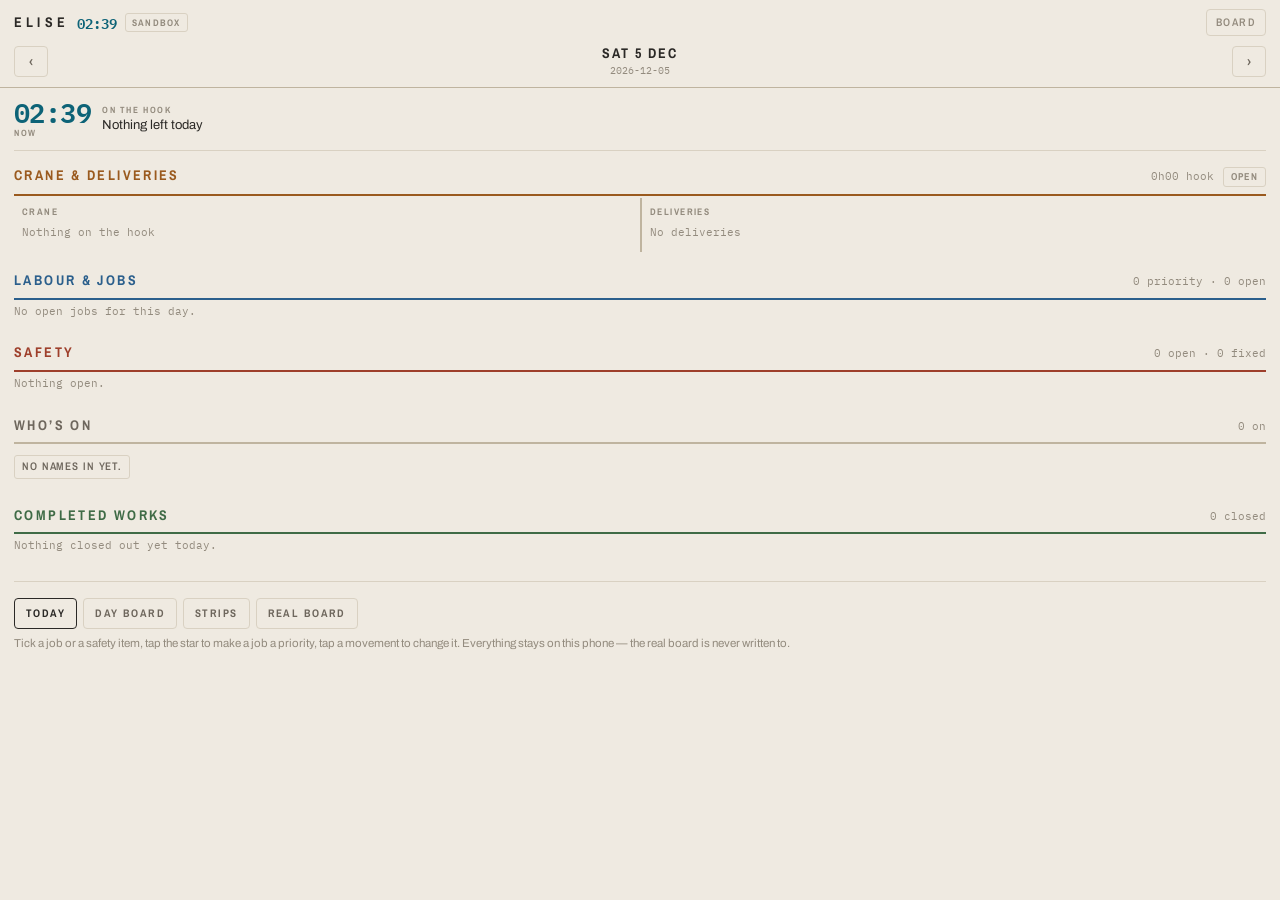
<file: today/index.html>
<!doctype html>
<html lang="en-AU"><head>
<meta charset="utf-8">
<meta name="viewport" content="width=device-width,initial-scale=1,viewport-fit=cover">
<link rel="apple-touch-icon" href="../board/icon-180.png">
<link rel="manifest" href="manifest.webmanifest">
<meta name="apple-mobile-web-app-capable" content="yes">
<meta name="mobile-web-app-capable" content="yes">
<meta name="apple-mobile-web-app-status-bar-style" content="black-translucent">
<meta name="apple-mobile-web-app-title" content="Today">
<meta name="theme-color" content="#111110">
<meta name="robots" content="noindex,nofollow">
<title>ELISE &middot; Today</title>
<link rel="stylesheet" href="../board/fonts.css">
<link rel="stylesheet" href="../test.css">
<style>
main{padding:0 var(--gut-r) 34px var(--gut-l)}

/* the strip that never moves: time, what is on the hook, the weather */
.nowstrip{display:grid;grid-template-columns:auto 1fr auto;gap:11px;align-items:center;
  padding:11px 0 12px;border-bottom:1px solid var(--line)}
.nowstrip .big{font-family:var(--f-num);font-size:27px;font-weight:700;line-height:1;
  color:var(--clock);letter-spacing:-.02em}
.nowstrip .big small{display:block;font-family:var(--f-cond);font-size:9px;font-weight:700;
  letter-spacing:.17em;text-transform:uppercase;color:var(--ink-3);padding-top:3px}
.hook{min-width:0}
.hook .k{font-family:var(--f-cond);font-size:9px;font-weight:700;letter-spacing:.17em;
  text-transform:uppercase;color:var(--ink-3);display:block}
.hook .v{font-size:13px;line-height:1.25;display:-webkit-box;-webkit-line-clamp:2;
  -webkit-box-orient:vertical;overflow:hidden}
.wx{text-align:right;white-space:nowrap}
.wx .t{display:block;font-family:var(--f-num);font-size:19px;font-weight:600;line-height:1}
.wx .w{display:block;font-family:var(--f-num);font-size:10.5px;color:var(--ink-3);
  padding-top:3px}
.wx .w.blow{color:var(--warn)}

section{padding:0 0 4px}
.sh{display:flex;align-items:baseline;gap:9px;padding:15px 0 7px;
  border-bottom:2px solid var(--acc,var(--line));margin-bottom:2px}
.sh h2{margin:0;font-family:var(--f-cond);font-size:14px;font-weight:700;letter-spacing:.17em;
  text-transform:uppercase;color:var(--acc-ink,var(--ink))}
.sh .n{margin-left:auto;font-family:var(--f-num);font-size:10.5px;color:var(--ink-3)}
.sh a{font-family:var(--f-cond);font-size:10px;font-weight:700;letter-spacing:.13em;
  text-transform:uppercase;color:var(--ink-3);text-decoration:none;border:1px solid var(--line);
  border-radius:3px;padding:2px 7px}
#s-crane{--acc:var(--acc-crane,#9A5A1E);--acc-ink:var(--acc-crane,#9A5A1E)}
#s-jobs{--acc:var(--acc-jobs,#2B5F8C);--acc-ink:var(--acc-jobs,#2B5F8C)}
#s-safety{--acc:var(--crit);--acc-ink:var(--crit)}
#s-crew{--acc:var(--line-hard);--acc-ink:var(--ink-2)}
#s-done{--acc:var(--ok);--acc-ink:var(--ok)}

/* two mini columns, same split as the boards */
.mini{display:grid;grid-template-columns:1fr 1fr;gap:0}
.mini .mh{font-family:var(--f-cond);font-size:9.5px;font-weight:700;letter-spacing:.15em;
  text-transform:uppercase;color:var(--ink-3);padding:7px 0 5px 8px}
.mini .mh:last-of-type,.mini .mc:last-of-type{border-left:2px solid var(--line-hard)}
.mc{padding:0 4px 6px 8px;display:flex;flex-direction:column;gap:5px;min-width:0}
.mv{display:flex;align-items:flex-start;gap:7px;background:transparent;border:0;padding:3px 0;
  font-family:inherit;color:inherit;text-align:left;cursor:pointer;min-width:0;width:100%}
.mv .t{font-family:var(--f-num);font-size:10.5px;color:var(--ink-2);flex:none;padding-top:1px}
.mv .co{font-family:var(--f-cond);font-size:9px;font-weight:700;letter-spacing:.09em;
  border-radius:2px;padding:0 4px;flex:none;margin-top:1px}
.mv .d{font-size:11.5px;line-height:1.25;min-width:0;overflow:hidden;
  display:-webkit-box;-webkit-line-clamp:2;-webkit-box-orient:vertical}
.mv.past{opacity:.42}
.mv.live .t{color:var(--clock);font-weight:700}
.mv.auto .d{color:var(--warn)}
.none{font-family:var(--f-num);font-size:10.5px;color:var(--ink-3);padding:2px 0 6px}

/* rows you can tick */
.tick{display:grid;grid-template-columns:22px 1fr auto;gap:9px;align-items:start;
  width:100%;background:transparent;border:0;border-bottom:1px solid var(--line);
  padding:9px 0;font-family:inherit;color:inherit;text-align:left;cursor:pointer}
.tick .bx{width:18px;height:18px;border:1.5px solid var(--ink-3);border-radius:3px;
  margin-top:1px;position:relative}
.tick.on .bx{background:var(--ok);border-color:var(--ok)}
.tick.on .bx::after{content:"";position:absolute;left:5px;top:1px;width:5px;height:10px;
  border:solid var(--paper);border-width:0 2px 2px 0;transform:rotate(42deg)}
.tick .tx{font-size:13px;line-height:1.3;min-width:0}
.tick.on .tx{text-decoration:line-through;color:var(--ink-3)}
.tick .tx small{display:block;font-family:var(--f-num);font-size:10px;color:var(--ink-3);
  padding-top:2px}
.tick .st{font-size:15px;line-height:1;color:var(--ink-3);padding:0 2px}
.tick .st.on{color:var(--acc-jobs,#2B5F8C)}
.tick.crit .tx{color:var(--crit)}
.tick.edited{box-shadow:inset 2px 0 0 var(--warn)}

.crew{display:flex;flex-wrap:wrap;gap:5px;padding:9px 0 2px}
.crew span{font-family:var(--f-cond);font-size:11px;font-weight:600;letter-spacing:.08em;
  text-transform:uppercase;border:1px solid var(--line);border-radius:3px;padding:3px 7px;
  color:var(--ink-2)}
.crew span i{font-style:normal;color:var(--ink-3);font-size:9px;padding-left:4px}
.crewdate{font-family:var(--f-num);font-size:10px;color:var(--ink-3);padding-top:6px}

.nav{display:flex;gap:6px;flex-wrap:wrap;padding:16px 0 0;border-top:1px solid var(--line);
  margin-top:18px}
.nav a{font-family:var(--f-cond);font-size:11px;font-weight:700;letter-spacing:.13em;
  text-transform:uppercase;color:var(--ink-2);text-decoration:none;border:1px solid var(--line);
  border-radius:4px;padding:7px 11px}
.nav a.on{border-color:var(--ink);color:var(--ink)}
.empty{font-family:var(--f-num);font-size:11.5px;color:var(--ink-3);padding:10px 2px}
</style>
</head>
<body>

<header>
  <div class="top">
    <span class="wm">Elise</span>
    <span class="clk" id="clk">--:--</span>
    <span class="badge" id="sbadge">Sandbox</span>
    <a class="back" href="../board/">Board</a>
  </div>
  <div class="datebar">
    <button type="button" id="prev" aria-label="Previous day">&lsaquo;</button>
    <span class="dlab" id="dlab">&nbsp;<small>&nbsp;</small></span>
    <button type="button" class="act undo" id="sreset" hidden>Undo all</button>
    <button type="button" id="next" aria-label="Next day">&rsaquo;</button>
  </div>
</header>

<main>
  <div class="nowstrip">
    <span class="big" id="bigclk">--:--<small id="bigday">&nbsp;</small></span>
    <span class="hook"><span class="k" id="hookk">On the hook</span>
      <span class="v" id="hookv">&hellip;</span></span>
    <span class="wx" id="wx"><span class="t">&nbsp;</span><span class="w">&nbsp;</span></span>
  </div>

  <section id="s-crane">
    <div class="sh"><h2>Crane &amp; deliveries</h2>
      <span class="n" id="nCrane"></span><a href="../day/" id="lRows">Open</a></div>
    <div class="mini">
      <span class="mh">Crane</span><span class="mh">Deliveries</span>
      <div class="mc" id="mcCrane"></div><div class="mc" id="mcDel"></div>
    </div>
  </section>

  <section id="s-jobs">
    <div class="sh"><h2>Labour &amp; jobs</h2>
      <span class="n" id="nJobs"></span></div>
    <div id="jobList"></div>
  </section>

  <section id="s-safety">
    <div class="sh"><h2>Safety</h2><span class="n" id="nSafety"></span></div>
    <div id="safeList"></div>
  </section>

  <section id="s-crew">
    <div class="sh"><h2>Who&rsquo;s on</h2><span class="n" id="nCrew"></span></div>
    <div class="crew" id="crew"></div>
    <div class="crewdate" id="crewDate"></div>
  </section>

  <section id="s-done">
    <div class="sh"><h2>Completed works</h2><span class="n" id="nDone"></span></div>
    <div id="doneList"></div>
  </section>

  <nav class="nav">
    <a href="./" class="on">Today</a>
    <a href="../day/">Day board</a>
    <a href="../strips/">Strips</a>
    <a href="../board/">Real board</a>
  </nav>
  <div class="hint">Tick a job or a safety item, tap the star to make a job a priority,
    tap a movement to change it. Everything stays on this phone &mdash; the real board
    is never written to.</div>
</main>

<div class="scrim" id="scrim"></div>
<div class="sheet" id="sheet" role="dialog" aria-modal="true" aria-label="Booking"></div>

<script src="../board/config.js"></script>
<script src="../sandbox.js"></script>
<script src="../testkit.js"></script>
<script>
"use strict";
var S = TK.state, hm = TK.hm, esc = TK.esc, two = TK.two;
var CRANE = [], DEL = [];

/* a delivery needing lifts commits the hook even when nothing is booked */
function autoLifts(){
  var crane = S.rows.filter(function(r){ return r.type !== "del"; });
  return S.rows.filter(function(r){ return r.type === "del" && (r.qty||0) > 0; })
    .filter(function(d){
      return !crane.some(function(x){
        return (d.pair && x.id === d.pair) || (x.pair && x.pair === d.id) ||
               (x.co === d.co && Math.abs(x.start_min - d.start_min) <= 30);
      });
    })
    .map(function(d){
      var per = TK.perLift(d.co);
      return {__auto:true, id:"auto-"+d.id, co:d.co, descr:d.descr, start_min:d.start_min,
        dur:(d.qty||1)*per, qty:d.qty, kg:d.kg, type:"lift", status:d.status,
        notes:"Worked out from the delivery at " + hm(d.start_min) + ". Not booked yet."};
    });
}

function mv(r, i, col){
  var tr = TK.trade(r.co), c = tr[1];
  var today = S.date === TK.iso(new Date()), nm = TK.nowMin();
  var live = today && nm >= r.start_min && nm < r.start_min + (r.dur||10);
  var past = today && r.start_min + (r.dur||10) <= nm;
  return '<button class="mv' + (live?" live":"") + (past?" past":"") +
    (r.__auto?" auto":"") + '" data-c="' + col + '" data-i="' + i + '">' +
    '<span class="t">' + hm(r.start_min) + '</span>' +
    '<span class="co" style="background:' + (r.__auto?"transparent":c) + ';color:' +
      (r.__auto?c:TK.onColour(c)) + (r.__auto?';box-shadow:inset 0 0 0 1px '+c:'') + '">' +
      esc(r.co) + '</span>' +
    '<span class="d">' + esc(r.descr||"") + (r.__auto?" — lift not booked":"") +
    '</span></button>';
}

function render(){
  var today = S.date === TK.iso(new Date()), nm = TK.nowMin();
  document.getElementById("bigday").textContent = today ? "Now" : TK.dayName(S.date);

  /* ---- crane and deliveries ---- */
  CRANE = S.rows.filter(function(r){ return r.type !== "del"; }).concat(autoLifts())
            .sort(function(a,b){ return a.start_min - b.start_min; });
  DEL   = S.rows.filter(function(r){ return r.type === "del"; });
  document.getElementById("mcCrane").innerHTML =
    CRANE.length ? CRANE.map(function(r,i){ return mv(r,i,0); }).join("")
                 : '<span class="none">Nothing on the hook</span>';
  document.getElementById("mcDel").innerHTML =
    DEL.length ? DEL.map(function(r,i){ return mv(r,i,1); }).join("")
               : '<span class="none">No deliveries</span>';
  var hook = CRANE.reduce(function(a,r){ return a + (r.dur||0); }, 0);
  var auto = CRANE.filter(function(r){ return r.__auto; }).length;
  document.getElementById("nCrane").textContent =
    Math.floor(hook/60) + "h" + two(hook%60) + " hook" +
    (auto ? " · " + auto + " to book" : "");
  document.getElementById("lRows").href = "../day/#" + S.date;

  /* ---- on the hook right now ---- */
  var hk = document.getElementById("hookv"), kk = document.getElementById("hookk");
  var now = CRANE.filter(function(r){ return today && nm >= r.start_min && nm < r.start_min + (r.dur||10); })[0];
  var nxt = CRANE.filter(function(r){ return !today || r.start_min > nm; })[0];
  if(now){ kk.textContent = "On the hook"; hk.textContent = now.co + " · " + (now.descr||""); }
  else if(nxt){ kk.textContent = "Next up · " + hm(nxt.start_min);
                hk.textContent = nxt.co + " · " + (nxt.descr||""); }
  else { kk.textContent = "On the hook"; hk.textContent = "Nothing left today"; }

  /* ---- jobs ---- */
  var open = S.jobs.filter(function(j){ return !j.done; });
  var done = S.jobs.filter(function(j){ return j.done; });
  open.sort(function(a,b){ return (b.pri?1:0) - (a.pri?1:0); });
  document.getElementById("jobList").innerHTML = open.length
    ? open.map(function(j){
        return '<button class="tick' + (j.__edited?" edited":"") + '" data-j="' +
          esc(j.id) + '"><span class="bx"></span>' +
          '<span class="tx">' + esc(j.text||"") +
          (j.from && j.from !== S.date ? '<small>carried from ' + esc(j.from) + '</small>' : '') +
          '</span><span class="st' + (j.pri?" on":"") + '" data-star="' + esc(j.id) +
          '">' + (j.pri ? "★" : "☆") + '</span></button>';
      }).join("")
    : '<div class="none">No open jobs for this day.</div>';
  document.getElementById("nJobs").textContent =
    open.filter(function(j){ return j.pri; }).length + " priority · " +
    open.length + " open";

  /* ---- safety ---- */
  var sOpen = S.safety.filter(function(x){ return !x.done; });
  document.getElementById("safeList").innerHTML = sOpen.length
    ? sOpen.map(function(x, i){
        return '<button class="tick' + (x.kind === "CRIT" ? " crit" : "") +
          (x.__edited?" edited":"") + '" data-s="' + esc(x.id || x.text) + '">' +
          '<span class="bx"></span><span class="tx">' + esc(x.text||"") +
          '<small>' + (x.kind === "CRIT" ? "Critical" : (x.kind || "Item")) + '</small>' +
          '</span><span class="st">&nbsp;</span></button>';
      }).join("")
    : '<div class="none">Nothing open.</div>';
  document.getElementById("nSafety").textContent =
    sOpen.length + " open · " + (S.safety.length - sOpen.length) + " fixed";

  /* ---- who is on ---- */
  var by = {};
  S.labour.forEach(function(r){ (by[r.supplier||"—"] = by[r.supplier||"—"] || []).push(r.name); });
  var ch = "";
  Object.keys(by).forEach(function(sup){
    by[sup].forEach(function(n){ ch += '<span>' + esc(n) + '<i>' + esc(sup) + '</i></span>'; });
  });
  document.getElementById("crew").innerHTML = ch || '<span class="none">No names in yet.</span>';
  document.getElementById("nCrew").textContent = S.labour.length + " on";
  document.getElementById("crewDate").textContent = S.labourDate
    ? "From the ELISE HOURS group, " + TK.dayName(S.labourDate) : "";

  /* ---- completed ---- */
  var fixed = S.safety.filter(function(x){ return x.done; });
  document.getElementById("doneList").innerHTML = (done.length + fixed.length)
    ? done.map(function(j){
        return '<button class="tick on" data-j="' + esc(j.id) + '"><span class="bx"></span>' +
          '<span class="tx">' + esc(j.text||"") + '</span><span class="st">&nbsp;</span></button>';
      }).join("") +
      fixed.map(function(x){
        return '<button class="tick on" data-s="' + esc(x.id || x.text) + '">' +
          '<span class="bx"></span><span class="tx">' + esc(x.text||"") +
          '<small>safety</small></span><span class="st">&nbsp;</span></button>';
      }).join("")
    : '<div class="none">Nothing closed out yet today.</div>';
  document.getElementById("nDone").textContent = (done.length + fixed.length) + " closed";
}

/* ---- ticking ---- */
document.addEventListener("click", function(e){
  var star = e.target.closest("[data-star]");
  if(star){
    e.stopPropagation();
    var jid = star.getAttribute("data-star");
    var j = S.jobs.filter(function(x){ return x.id === jid; })[0];
    if(j){ SB.docEdit("jobs", S.date, jid, {pri: !j.pri}); TK.refresh(); }
    return;
  }
  var jb = e.target.closest("[data-j]");
  if(jb){
    var id = jb.getAttribute("data-j");
    var job = S.jobs.filter(function(x){ return x.id === id; })[0];
    if(job){ SB.docEdit("jobs", S.date, id, {done: !job.done}); TK.refresh(); }
    return;
  }
  var sb = e.target.closest("[data-s]");
  if(sb){
    var key = sb.getAttribute("data-s");
    var it = S.safety.filter(function(x){ return (x.id || x.text) === key; })[0];
    if(it){ SB.docEdit("safety", S.date, key, {done: !it.done}); TK.refresh(); }
    return;
  }
  var m = e.target.closest(".mv");
  if(m){
    var r = (+m.getAttribute("data-c") ? DEL : CRANE)[+m.getAttribute("data-i")];
    if(!r) return;
    if(r.__auto) TK.openSheet({co:r.co, descr:r.descr, start_min:r.start_min, dur:r.dur,
      qty:r.qty, kg:r.kg, type:"lift", status:r.status, notes:r.notes}, true);
    else TK.openSheet(r, false);
  }
});

/* ---- weather, straight from Open-Meteo ---- */
function weather(){
  var u = "https://api.open-meteo.com/v1/forecast?latitude=-28.1174&longitude=153.4617" +
    "&current=temperature_2m,wind_speed_10m,wind_gusts_10m,wind_direction_10m,weather_code" +
    "&timezone=Australia%2FBrisbane";
  fetch(u).then(function(r){ return r.json(); }).then(function(j){
    var c = j && j.current;
    if(!c) return;
    var dirs = ["N","NNE","NE","ENE","E","ESE","SE","SSE","S","SSW","SW","WSW","W","WNW","NW","NNW"];
    var d = dirs[Math.round((c.wind_direction_10m || 0) / 22.5) % 16];
    var blow = (c.wind_gusts_10m || 0) >= 40;
    document.getElementById("wx").innerHTML =
      '<span class="t">' + Math.round(c.temperature_2m) + '°</span>' +
      '<span class="w' + (blow ? " blow" : "") + '">' +
      Math.round(c.wind_speed_10m) + " " + d +
      (c.wind_gusts_10m ? " · g" + Math.round(c.wind_gusts_10m) : "") + '</span>';
  }).catch(function(){ /* no signal, no weather - the rest of the page is fine */ });
}

function bigTick(){
  var n = new Date();
  document.getElementById("bigclk").firstChild.nodeValue =
    two(n.getHours()) + ":" + two(n.getMinutes());
}

TK.boot(function(){ render(); bigTick(); });
TK.loadDocs().then(TK.refresh);
setInterval(bigTick, 20000);
weather();
setInterval(weather, 300000);
/* the day documents follow the date, same as the lifts do */
window.addEventListener("hashchange", function(){ setTimeout(function(){
  TK.loadDocs().then(TK.refresh); }, 60); });
document.getElementById("prev").addEventListener("click", function(){
  setTimeout(function(){ TK.loadDocs().then(TK.refresh); }, 60); });
document.getElementById("next").addEventListener("click", function(){
  setTimeout(function(){ TK.loadDocs().then(TK.refresh); }, 60); });
</script>
</body></html>
</file>
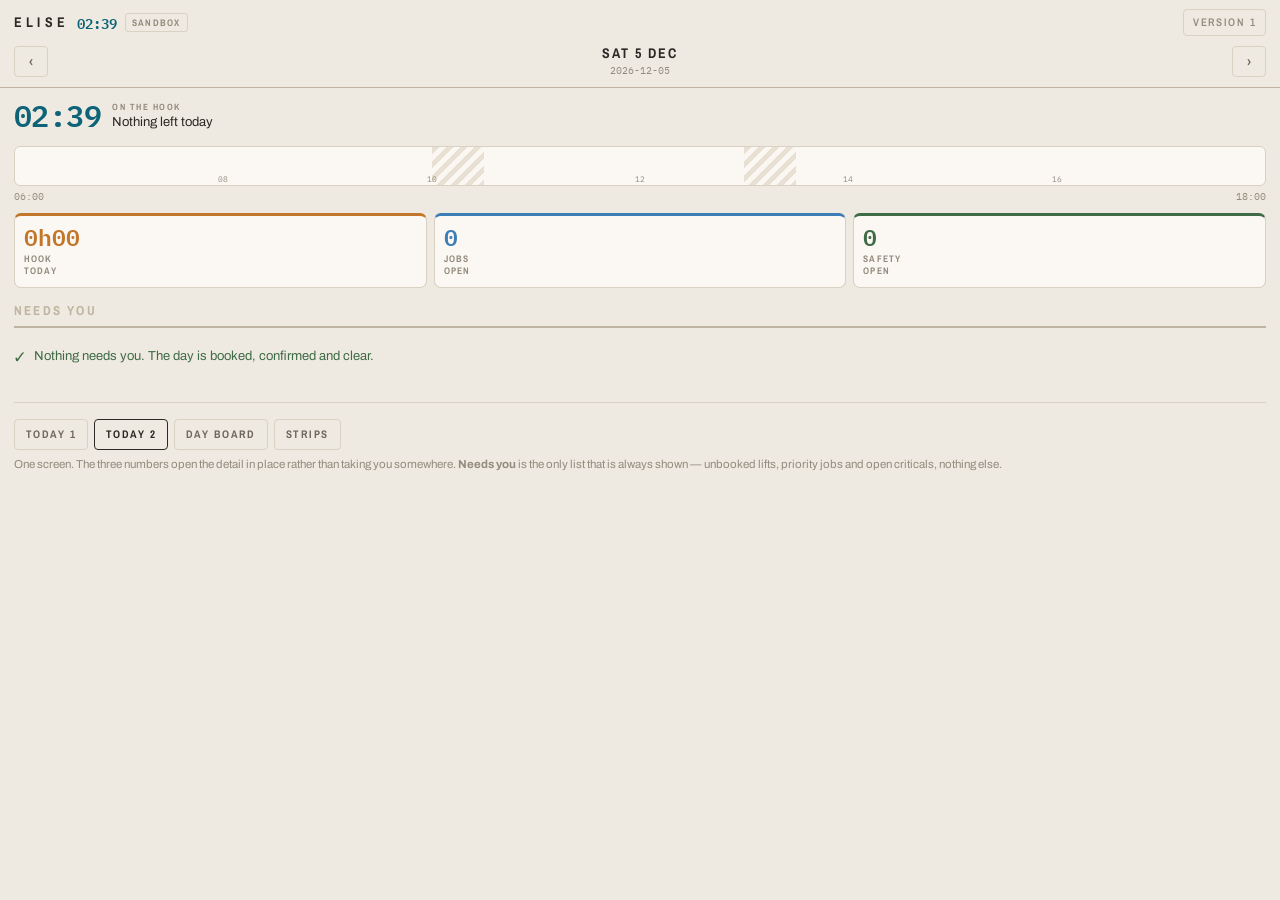
<file: today2/index.html>
<!doctype html>
<html lang="en-AU"><head>
<meta charset="utf-8">
<meta name="viewport" content="width=device-width,initial-scale=1,viewport-fit=cover">
<link rel="apple-touch-icon" href="../board/icon-180.png">
<link rel="manifest" href="manifest.webmanifest">
<meta name="apple-mobile-web-app-capable" content="yes">
<meta name="mobile-web-app-capable" content="yes">
<meta name="apple-mobile-web-app-status-bar-style" content="black-translucent">
<meta name="apple-mobile-web-app-title" content="Today 2">
<meta name="theme-color" content="#111110">
<meta name="robots" content="noindex,nofollow">
<title>ELISE &middot; Today two</title>
<link rel="stylesheet" href="../board/fonts.css">
<link rel="stylesheet" href="../test.css">
<style>
main{padding:0 var(--gut-r) 26px var(--gut-l)}

/* ---- the now strip ---- */
.now{display:grid;grid-template-columns:auto 1fr auto;gap:11px;align-items:center;
  padding:10px 0 11px}
.now .big{font-family:var(--f-num);font-size:30px;font-weight:700;line-height:1;
  color:var(--clock);letter-spacing:-.02em}
.now .hk{min-width:0}
.now .hk .k{font-family:var(--f-cond);font-size:9px;font-weight:700;letter-spacing:.17em;
  text-transform:uppercase;color:var(--ink-3);display:block}
.now .hk .v{font-size:13px;line-height:1.25;display:-webkit-box;-webkit-line-clamp:2;
  -webkit-box-orient:vertical;overflow:hidden}
.now .wx{text-align:right;white-space:nowrap}
.now .wx b{display:block;font-family:var(--f-num);font-size:18px;font-weight:600;line-height:1}
.now .wx i{display:block;font-style:normal;font-family:var(--f-num);font-size:10px;
  color:var(--ink-3);padding-top:3px}
.now .wx i.blow{color:var(--warn)}

/* ---- the whole day as one bar ---- */
.ribwrap{padding:2px 0 10px}
.rib{position:relative;height:40px;background:var(--surface);border:1px solid var(--line);
  border-radius:6px;overflow:hidden;width:100%;padding:0;cursor:pointer;display:block}
.rib .seg{position:absolute;top:5px;bottom:14px;border-radius:2px}
.rib .seg.del{top:auto;bottom:5px;height:6px;opacity:.85}
.rib .brk{position:absolute;top:0;bottom:0;
  background:repeating-linear-gradient(135deg,var(--surface-2) 0 5px,transparent 5px 10px)}
.rib .pour{position:absolute;top:0;bottom:0;border-left:1px solid var(--crit);
  border-right:1px solid var(--crit);background:rgba(158,63,43,.14)}
.rib .nowm{position:absolute;top:0;bottom:0;width:2px;background:var(--alarm);z-index:3}
.rib .hr{position:absolute;bottom:1px;font-family:var(--f-num);font-size:7.5px;
  color:var(--ink-3);transform:translateX(-50%)}
.ribl{display:flex;justify-content:space-between;font-family:var(--f-num);font-size:9.5px;
  color:var(--ink-3);padding-top:4px}

/* ---- three numbers, each opening a drawer ---- */
.tiles{display:grid;grid-template-columns:1fr 1fr 1fr;gap:7px}
.tile{background:var(--surface);border:1px solid var(--line);border-radius:7px;
  padding:9px 9px 10px;text-align:left;font-family:inherit;color:inherit;cursor:pointer;
  border-top:3px solid var(--tc,var(--line))}
.tile .v{font-family:var(--f-num);font-size:23px;font-weight:700;line-height:1;
  color:var(--tc,var(--ink))}
.tile .l{font-family:var(--f-cond);font-size:9.5px;font-weight:700;letter-spacing:.12em;
  text-transform:uppercase;color:var(--ink-3);padding-top:4px;display:block;line-height:1.25}
.tile.on{border-color:var(--tc,var(--line-hard));box-shadow:0 0 0 1px var(--tc,var(--line-hard))}

/* the drawer slides on the same curve as the sheet */
.drawer{overflow:hidden;max-height:0;transition:max-height .22s ease-out}
.drawer.open{max-height:1400px}
@media (prefers-reduced-motion:reduce){.drawer{transition:none}}
.drawer .inner{padding:4px 0 2px}

.sh{display:flex;align-items:baseline;gap:9px;padding:14px 0 6px;
  border-bottom:2px solid var(--acc,var(--line-hard));margin-bottom:1px}
.sh h2{margin:0;font-family:var(--f-cond);font-size:13px;font-weight:700;letter-spacing:.17em;
  text-transform:uppercase;color:var(--acc,var(--ink))}
.sh .n{margin-left:auto;font-family:var(--f-num);font-size:10px;color:var(--ink-3)}

/* ---- the one list that matters ---- */
.need{display:grid;grid-template-columns:46px 1fr auto;gap:9px;align-items:start;width:100%;
  background:transparent;border:0;border-bottom:1px solid var(--line);padding:9px 0;
  font-family:inherit;color:inherit;text-align:left;cursor:pointer}
.need .tag{font-family:var(--f-cond);font-size:8.5px;font-weight:700;letter-spacing:.1em;
  text-transform:uppercase;border-radius:3px;padding:2px 0;text-align:center;margin-top:1px}
.need .tx{font-size:13px;line-height:1.3;min-width:0}
.need .tx small{display:block;font-family:var(--f-num);font-size:10px;color:var(--ink-3);
  padding-top:2px}
.need .go{font-family:var(--f-cond);font-size:9px;font-weight:700;letter-spacing:.11em;
  text-transform:uppercase;color:var(--ink-3);border:1px solid var(--line);border-radius:3px;
  padding:3px 7px;margin-top:1px;white-space:nowrap}
.need.gone{opacity:.4}
.need.gone .tx{text-decoration:line-through}

.row{display:grid;grid-template-columns:46px 1fr auto;gap:9px;align-items:start;width:100%;
  background:transparent;border:0;border-bottom:1px solid var(--line);padding:8px 0;
  font-family:inherit;color:inherit;text-align:left;cursor:pointer;font-size:12.5px}
.row .t{font-family:var(--f-num);font-size:10.5px;color:var(--ink-2)}
.row .co{font-family:var(--f-cond);font-size:9px;font-weight:700;letter-spacing:.09em;
  border-radius:2px;padding:0 4px;float:left;margin:1px 6px 0 0}
.row .d{line-height:1.3}
.row .q{font-family:var(--f-num);font-size:10px;color:var(--ink-3);white-space:nowrap}
.row.past{opacity:.42}
.row .bx{width:17px;height:17px;border:1.5px solid var(--ink-3);border-radius:3px;
  position:relative;margin-top:1px}
.row.on .bx{background:var(--ok);border-color:var(--ok)}
.row.on .bx::after{content:"";position:absolute;left:5px;top:1px;width:4px;height:9px;
  border:solid var(--paper);border-width:0 2px 2px 0;transform:rotate(42deg)}
.row.on .d{text-decoration:line-through;color:var(--ink-3)}
.crew{display:flex;flex-wrap:wrap;gap:5px;padding:9px 0 4px}
.crew span{font-family:var(--f-cond);font-size:10.5px;font-weight:600;letter-spacing:.07em;
  text-transform:uppercase;border:1px solid var(--line);border-radius:3px;padding:3px 7px;
  color:var(--ink-2)}
.crew span i{font-style:normal;color:var(--ink-3);font-size:8.5px;padding-left:4px}
.none{font-family:var(--f-num);font-size:10.5px;color:var(--ink-3);padding:9px 0}
.allgood{display:flex;align-items:center;gap:9px;padding:14px 0;font-size:13px;color:var(--ok)}
.allgood b{font-family:var(--f-num);font-size:19px}
.nav{display:flex;gap:6px;flex-wrap:wrap;padding:16px 0 0;border-top:1px solid var(--line);
  margin-top:18px}
.nav a{font-family:var(--f-cond);font-size:11px;font-weight:700;letter-spacing:.13em;
  text-transform:uppercase;color:var(--ink-2);text-decoration:none;border:1px solid var(--line);
  border-radius:4px;padding:7px 11px}
.nav a.on{border-color:var(--ink);color:var(--ink)}
</style>
</head>
<body>

<header>
  <div class="top">
    <span class="wm">Elise</span>
    <span class="clk" id="clk">--:--</span>
    <span class="badge" id="sbadge">Sandbox</span>
    <a class="back" href="../today/">Version 1</a>
  </div>
  <div class="datebar">
    <button type="button" id="prev" aria-label="Previous day">&lsaquo;</button>
    <span class="dlab" id="dlab">&nbsp;<small>&nbsp;</small></span>
    <button type="button" class="act undo" id="sreset" hidden>Undo all</button>
    <button type="button" id="next" aria-label="Next day">&rsaquo;</button>
  </div>
</header>

<main>
  <div class="now">
    <span class="big" id="bigclk">--:--</span>
    <span class="hk"><span class="k" id="hookk">On the hook</span>
      <span class="v" id="hookv">&hellip;</span></span>
    <span class="wx" id="wx"><b>&nbsp;</b><i>&nbsp;</i></span>
  </div>

  <div class="ribwrap">
    <button class="rib" id="rib" aria-label="The whole day. Tap to open the crane board."></button>
    <div class="ribl"><span id="ribL">06:00</span><span id="ribM">&nbsp;</span><span id="ribR">18:00</span></div>
  </div>

  <div class="tiles">
    <button class="tile" id="tCrane" data-d="dCrane" style="--tc:#C2762A">
      <span class="v" id="vCrane">&mdash;</span><span class="l">Hook<br>today</span></button>
    <button class="tile" id="tJobs" data-d="dJobs" style="--tc:#3C7EB5">
      <span class="v" id="vJobs">&mdash;</span><span class="l">Jobs<br>open</span></button>
    <button class="tile" id="tSafe" data-d="dSafe" style="--tc:var(--crit)">
      <span class="v" id="vSafe">&mdash;</span><span class="l">Safety<br>open</span></button>
  </div>

  <div class="drawer" id="dCrane"><div class="inner">
    <div class="sh" style="--acc:#C2762A"><h2>Crane &amp; deliveries</h2>
      <span class="n" id="nCrane"></span></div>
    <div id="craneList"></div>
  </div></div>
  <div class="drawer" id="dJobs"><div class="inner">
    <div class="sh" style="--acc:#3C7EB5"><h2>Jobs</h2><span class="n" id="nJobs"></span></div>
    <div id="jobList"></div>
    <div class="sh" style="--acc:var(--line-hard)"><h2>Who&rsquo;s on</h2>
      <span class="n" id="nCrew"></span></div>
    <div class="crew" id="crew"></div>
  </div></div>
  <div class="drawer" id="dSafe"><div class="inner">
    <div class="sh" style="--acc:var(--crit)"><h2>Safety</h2><span class="n" id="nSafe"></span></div>
    <div id="safeList"></div>
  </div></div>

  <div class="sh" style="--acc:var(--line-hard)"><h2>Needs you</h2>
    <span class="n" id="nNeed"></span></div>
  <div id="needList"></div>

  <nav class="nav">
    <a href="../today/">Today 1</a>
    <a href="./" class="on">Today 2</a>
    <a href="../day/">Day board</a>
    <a href="../strips/">Strips</a>
  </nav>
  <div class="hint">One screen. The three numbers open the detail in place rather than
    taking you somewhere. <b>Needs you</b> is the only list that is always shown &mdash;
    unbooked lifts, priority jobs and open criticals, nothing else.</div>
</main>

<div class="scrim" id="scrim"></div>
<div class="sheet" id="sheet" role="dialog" aria-modal="true" aria-label="Booking"></div>

<script src="../board/config.js"></script>
<script src="../sandbox.js"></script>
<script src="../testkit.js"></script>
<script>
"use strict";
var S = TK.state, hm = TK.hm, esc = TK.esc, two = TK.two;
var CRANE = [], DEL = [], AUTO = [];

function autoLifts(){
  var crane = S.rows.filter(function(r){ return r.type !== "del"; });
  return S.rows.filter(function(r){ return r.type === "del" && (r.qty||0) > 0; })
    .filter(function(d){
      return !crane.some(function(x){
        return (d.pair && x.id === d.pair) || (x.pair && x.pair === d.id) ||
               (x.co === d.co && Math.abs(x.start_min - d.start_min) <= 30);
      });
    })
    .map(function(d){
      var per = TK.perLift(d.co);
      return {__auto:true, id:"auto-"+d.id, co:d.co, descr:d.descr, start_min:d.start_min,
        dur:(d.qty||1)*per, qty:d.qty, kg:d.kg, type:"lift", status:d.status,
        notes:"Worked out from the delivery at " + hm(d.start_min) + ". Not booked yet."};
    });
}
function pc(t){ return (t - S.open) / (S.close - S.open) * 100; }

/* ---- the day as one bar ---- */
function ribbon(){
  var h = "", today = S.date === TK.iso(new Date()), nm = TK.nowMin();
  S.breaks.forEach(function(b){
    h += '<span class="brk" style="left:' + pc(b[0]) + '%;width:' +
         (b[1]/(S.close-S.open)*100) + '%"></span>';
  });
  CRANE.forEach(function(r){
    var c = TK.trade(r.co)[1];
    h += '<span class="seg" style="left:' + pc(r.start_min) + '%;width:' +
         Math.max(.7, (r.dur||10)/(S.close-S.open)*100) + '%;background:' + c +
         (r.__auto ? ';opacity:.45' : '') + '"></span>';
  });
  DEL.forEach(function(r){
    var c = TK.trade(r.co)[1];
    h += '<span class="seg del" style="left:' + pc(r.start_min) + '%;width:' +
         Math.max(.7, (r.dur||10)/(S.close-S.open)*100) + '%;background:' + c + '"></span>';
  });
  S.rows.filter(function(r){ return r.kind === "BOOM" && r.type !== "del"; })
    .forEach(function(r){
      h += '<span class="pour" style="left:' + pc(r.start_min) + '%;width:' +
           ((r.dur||60)/(S.close-S.open)*100) + '%"></span>';
    });
  for(var t = S.open + 120; t < S.close; t += 120)
    h += '<span class="hr" style="left:' + pc(t) + '%">' + two(Math.floor(t/60)) + '</span>';
  if(today && nm >= S.open && nm <= S.close)
    h += '<span class="nowm" style="left:' + pc(nm) + '%"></span>';
  document.getElementById("rib").innerHTML = h;
  document.getElementById("ribL").textContent = hm(S.open);
  document.getElementById("ribR").textContent = hm(S.close);
  var pour = S.rows.filter(function(r){ return r.kind === "BOOM" && r.type !== "del"; })[0];
  document.getElementById("ribM").textContent = pour
    ? "hook down " + hm(pour.start_min) + "–" + hm(pour.start_min + (pour.dur||0))
    : "";
}

function render(){
  var today = S.date === TK.iso(new Date()), nm = TK.nowMin();
  AUTO  = autoLifts();
  CRANE = S.rows.filter(function(r){ return r.type !== "del"; }).concat(AUTO)
            .sort(function(a,b){ return a.start_min - b.start_min; });
  DEL   = S.rows.filter(function(r){ return r.type === "del"; });
  ribbon();

  /* on the hook */
  var hk = document.getElementById("hookv"), kk = document.getElementById("hookk");
  var live = CRANE.filter(function(r){ return today && nm >= r.start_min && nm < r.start_min+(r.dur||10); })[0];
  var nxt  = CRANE.filter(function(r){ return !today || r.start_min > nm; })[0];
  if(live){ kk.textContent = "On the hook"; hk.textContent = live.co + " · " + (live.descr||""); }
  else if(nxt){ kk.textContent = "Next up · " + hm(nxt.start_min);
                hk.textContent = nxt.co + " · " + (nxt.descr||""); }
  else { kk.textContent = "On the hook"; hk.textContent = "Nothing left today"; }

  /* the three numbers */
  var hook = CRANE.reduce(function(a,r){ return a + (r.dur||0); }, 0);
  var jobsOpen = S.jobs.filter(function(j){ return !j.done; });
  var safeOpen = S.safety.filter(function(x){ return !x.done; });
  document.getElementById("vCrane").textContent =
    Math.floor(hook/60) + "h" + two(hook%60);
  document.getElementById("vJobs").textContent = jobsOpen.length;
  document.getElementById("vSafe").textContent = safeOpen.length;
  document.getElementById("tSafe").style.setProperty("--tc",
    safeOpen.length ? "var(--crit)" : "var(--ok)");

  /* crane drawer */
  document.getElementById("nCrane").textContent =
    CRANE.length + " on the hook · " + DEL.length + " trucks";
  document.getElementById("craneList").innerHTML = CRANE.concat(DEL)
    .sort(function(a,b){ return a.start_min - b.start_min; })
    .map(function(r){
      var c = TK.trade(r.co)[1];
      var past = today && r.start_min + (r.dur||10) <= nm;
      return '<button class="row' + (past?" past":"") + '" data-mv="' + esc(r.id) + '">' +
        '<span class="t">' + hm(r.start_min) + '</span>' +
        '<span class="d"><span class="co" style="background:' + (r.__auto?"transparent":c) +
        ';color:' + (r.__auto?c:TK.onColour(c)) +
        (r.__auto?';box-shadow:inset 0 0 0 1px '+c:'') + '">' + esc(r.co) + '</span>' +
        esc(r.descr||"") + (r.__auto?' — not booked':'') + '</span>' +
        '<span class="q">' + (r.type === "del" ? "truck" : "hook") + '</span></button>';
    }).join("") || '<div class="none">Nothing booked.</div>';

  /* jobs drawer */
  document.getElementById("nJobs").textContent =
    jobsOpen.filter(function(j){ return j.pri; }).length + " priority · " +
    S.jobs.filter(function(j){ return j.done; }).length + " done";
  document.getElementById("jobList").innerHTML = S.jobs.length
    ? S.jobs.slice().sort(function(a,b){
        return (a.done?1:0)-(b.done?1:0) || (b.pri?1:0)-(a.pri?1:0); })
      .map(function(j){
        return '<button class="row' + (j.done?" on":"") + '" data-job="' + esc(j.id) + '">' +
          '<span class="bx"></span><span class="d">' + esc(j.text||"") + '</span>' +
          '<span class="q">' + (j.pri?"★":"") + '</span></button>';
      }).join("")
    : '<div class="none">No jobs for this day.</div>';
  var by = {}, ch = "";
  S.labour.forEach(function(r){ (by[r.supplier||"—"] = by[r.supplier||"—"]||[]).push(r.name); });
  Object.keys(by).forEach(function(sup){
    by[sup].forEach(function(n){ ch += '<span>' + esc(n) + '<i>' + esc(sup) + '</i></span>'; });
  });
  document.getElementById("crew").innerHTML = ch || '<span class="none">No names in yet.</span>';
  document.getElementById("nCrew").textContent = S.labour.length + " on";

  /* safety drawer */
  document.getElementById("nSafe").textContent =
    safeOpen.length + " open · " + (S.safety.length - safeOpen.length) + " fixed";
  document.getElementById("safeList").innerHTML = S.safety.length
    ? S.safety.slice().sort(function(a,b){ return (a.done?1:0)-(b.done?1:0); })
      .map(function(x){
        return '<button class="row' + (x.done?" on":"") + '" data-safe="' +
          esc(x.id || x.text) + '"><span class="bx"></span>' +
          '<span class="d"' + (x.kind === "CRIT" && !x.done ? ' style="color:var(--crit)"' : '') +
          '>' + esc(x.text||"") + '</span><span class="q">' +
          esc(x.kind||"") + '</span></button>';
      }).join("")
    : '<div class="none">Nothing raised.</div>';

  /* ---- the only list always on screen ---- */
  var need = [];
  AUTO.forEach(function(r){
    need.push({k:"hook", c:"#C2762A", t:r.co + " · " + (r.descr||""),
      s:hm(r.start_min) + " · " + r.qty + " lift" + (r.qty>1?"s":"") + " nobody has booked",
      go:"Book", act:function(){
        TK.openSheet({co:r.co, descr:r.descr, start_min:r.start_min, dur:r.dur,
          qty:r.qty, kg:r.kg, type:"lift", status:r.status, notes:r.notes}, true); }});
  });
  safeOpen.filter(function(x){ return x.kind === "CRIT"; }).forEach(function(x){
    need.push({k:"safety", c:"var(--crit)", t:x.text||"", s:"Critical, still open",
      go:"Fix", id:"safe:" + (x.id || x.text)});
  });
  jobsOpen.filter(function(j){ return j.pri; }).forEach(function(j){
    need.push({k:"job", c:"#3C7EB5", t:j.text||"",
      s:j.from && j.from !== S.date ? "priority, carried from " + j.from : "priority",
      go:"Done", id:"job:" + j.id});
  });
  S.rows.filter(function(r){ return r.status !== "con"; }).length &&
    need.push({k:"confirm", c:"var(--ink-3)",
      t:S.rows.filter(function(r){ return r.status !== "con"; }).length +
        " bookings not confirmed",
      s:"of " + S.rows.length + " on the board", go:"Open", href:"../strips/#" + S.date});

  document.getElementById("nNeed").textContent = need.length ? need.length + " to action" : "";
  document.getElementById("needList").innerHTML = need.length
    ? need.map(function(n, i){
        return '<button class="need" data-n="' + i + '">' +
          '<span class="tag" style="background:' + n.c + ';color:' +
          (n.c.indexOf("var") === 0 ? "var(--paper)" : TK.onColour(n.c)) + '">' + n.k + '</span>' +
          '<span class="tx">' + esc(n.t) + '<small>' + esc(n.s) + '</small></span>' +
          '<span class="go">' + n.go + '</span></button>';
      }).join("")
    : '<div class="allgood"><b>✓</b> Nothing needs you. The day is booked, ' +
      'confirmed and clear.</div>';
  window.__need = need;
}

/* ---- drawers ---- */
document.querySelectorAll(".tile").forEach(function(t){
  t.addEventListener("click", function(){
    var d = document.getElementById(t.getAttribute("data-d"));
    var open = d.classList.toggle("open");
    t.classList.toggle("on", open);
    /* one at a time keeps it to a screen */
    document.querySelectorAll(".drawer").forEach(function(o){
      if(o !== d && o.classList.contains("open")){
        o.classList.remove("open");
        document.querySelector('[data-d="' + o.id + '"]').classList.remove("on");
      }
    });
  });
});

document.addEventListener("click", function(e){
  var n = e.target.closest("[data-n]");
  if(n){
    var it = (window.__need || [])[+n.getAttribute("data-n")];
    if(!it) return;
    if(it.href){ location.href = it.href; return; }
    if(it.act){ it.act(); return; }
    if(it.id){
      var p = it.id.split(":"), kind = p.shift(), key = p.join(":");
      if(kind === "job"){
        var j = S.jobs.filter(function(x){ return x.id === key; })[0];
        if(j) SB.docEdit("jobs", S.date, key, {done:true});
      } else {
        var s2 = S.safety.filter(function(x){ return (x.id||x.text) === key; })[0];
        if(s2) SB.docEdit("safety", S.date, key, {done:true});
      }
      TK.refresh();
    }
    return;
  }
  var jb = e.target.closest("[data-job]");
  if(jb){
    var id = jb.getAttribute("data-job");
    var job = S.jobs.filter(function(x){ return x.id === id; })[0];
    if(job){ SB.docEdit("jobs", S.date, id, {done: !job.done}); TK.refresh(); }
    return;
  }
  var sb2 = e.target.closest("[data-safe]");
  if(sb2){
    var k2 = sb2.getAttribute("data-safe");
    var it2 = S.safety.filter(function(x){ return (x.id||x.text) === k2; })[0];
    if(it2){ SB.docEdit("safety", S.date, k2, {done: !it2.done}); TK.refresh(); }
    return;
  }
  var mv = e.target.closest("[data-mv]");
  if(mv){
    var rid = mv.getAttribute("data-mv");
    var r = CRANE.concat(DEL).filter(function(x){ return x.id === rid; })[0];
    if(!r) return;
    if(r.__auto) TK.openSheet({co:r.co, descr:r.descr, start_min:r.start_min, dur:r.dur,
      qty:r.qty, kg:r.kg, type:"lift", status:r.status, notes:r.notes}, true);
    else TK.openSheet(r, false);
  }
});
document.getElementById("rib").addEventListener("click", function(){
  location.href = "../day/#" + S.date;
});

function weather(){
  fetch("https://api.open-meteo.com/v1/forecast?latitude=-28.1174&longitude=153.4617" +
    "&current=temperature_2m,wind_speed_10m,wind_gusts_10m,wind_direction_10m" +
    "&timezone=Australia%2FBrisbane")
    .then(function(r){ return r.json(); }).then(function(j){
      var c = j && j.current; if(!c) return;
      var dirs = ["N","NNE","NE","ENE","E","ESE","SE","SSE","S","SSW","SW","WSW","W","WNW","NW","NNW"];
      var d = dirs[Math.round((c.wind_direction_10m||0)/22.5) % 16];
      var blow = (c.wind_gusts_10m||0) >= 40;
      document.getElementById("wx").innerHTML =
        "<b>" + Math.round(c.temperature_2m) + "°</b><i" + (blow ? ' class="blow"' : "") +
        ">" + Math.round(c.wind_speed_10m) + " " + d +
        (c.wind_gusts_10m ? " g" + Math.round(c.wind_gusts_10m) : "") + "</i>";
    }).catch(function(){});
}
function bigTick(){
  var n = new Date();
  document.getElementById("bigclk").textContent = two(n.getHours()) + ":" + two(n.getMinutes());
}

TK.boot(function(){ render(); bigTick(); });
TK.loadDocs().then(TK.refresh);
setInterval(bigTick, 20000);
weather(); setInterval(weather, 300000);
function reload(){ setTimeout(function(){ TK.loadDocs().then(TK.refresh); }, 60); }
window.addEventListener("hashchange", reload);
document.getElementById("prev").addEventListener("click", reload);
document.getElementById("next").addEventListener("click", reload);
</script>
</body></html>
</file>
<file: board/fonts.css>
/* ELISE board - self-hosted webfonts (latin subset, the weights the board uses) */

@font-face{font-family:'Archivo';font-style:normal;font-weight:400;
  font-display:swap;src:url('vendor/fonts/archivo-400.woff2') format('woff2');}
@font-face{font-family:'Archivo';font-style:normal;font-weight:500;
  font-display:swap;src:url('vendor/fonts/archivo-500.woff2') format('woff2');}
@font-face{font-family:'Archivo';font-style:normal;font-weight:600;
  font-display:swap;src:url('vendor/fonts/archivo-600.woff2') format('woff2');}
@font-face{font-family:'Archivo';font-style:normal;font-weight:700;
  font-display:swap;src:url('vendor/fonts/archivo-700.woff2') format('woff2');}
@font-face{font-family:'Archivo Narrow';font-style:normal;font-weight:500;
  font-display:swap;src:url('vendor/fonts/archivo-narrow-500.woff2') format('woff2');}
@font-face{font-family:'Archivo Narrow';font-style:normal;font-weight:600;
  font-display:swap;src:url('vendor/fonts/archivo-narrow-600.woff2') format('woff2');}
@font-face{font-family:'Archivo Narrow';font-style:normal;font-weight:700;
  font-display:swap;src:url('vendor/fonts/archivo-narrow-700.woff2') format('woff2');}
@font-face{font-family:'Barlow';font-style:normal;font-weight:400;
  font-display:swap;src:url('vendor/fonts/barlow-400.woff2') format('woff2');}
@font-face{font-family:'Barlow';font-style:normal;font-weight:500;
  font-display:swap;src:url('vendor/fonts/barlow-500.woff2') format('woff2');}
@font-face{font-family:'Barlow';font-style:normal;font-weight:600;
  font-display:swap;src:url('vendor/fonts/barlow-600.woff2') format('woff2');}
@font-face{font-family:'Barlow';font-style:normal;font-weight:700;
  font-display:swap;src:url('vendor/fonts/barlow-700.woff2') format('woff2');}
@font-face{font-family:'Barlow Condensed';font-style:normal;font-weight:500;
  font-display:swap;src:url('vendor/fonts/barlow-condensed-500.woff2') format('woff2');}
@font-face{font-family:'Barlow Condensed';font-style:normal;font-weight:600;
  font-display:swap;src:url('vendor/fonts/barlow-condensed-600.woff2') format('woff2');}
@font-face{font-family:'Barlow Condensed';font-style:normal;font-weight:700;
  font-display:swap;src:url('vendor/fonts/barlow-condensed-700.woff2') format('woff2');}
@font-face{font-family:'IBM Plex Mono';font-style:normal;font-weight:400;
  font-display:swap;src:url('vendor/fonts/ibm-plex-mono-400.woff2') format('woff2');}
@font-face{font-family:'IBM Plex Mono';font-style:normal;font-weight:500;
  font-display:swap;src:url('vendor/fonts/ibm-plex-mono-500.woff2') format('woff2');}
@font-face{font-family:'IBM Plex Mono';font-style:normal;font-weight:600;
  font-display:swap;src:url('vendor/fonts/ibm-plex-mono-600.woff2') format('woff2');}
</file>
<file: test.css>
/* ELISE test boards - shared chrome. Palette matches the real board. */
:root{
  --paper:#EFEAE1;--surface:#FBF8F3;--surface-2:#E7E0D3;
  --ink:#2B2926;--ink-2:#6E675D;--ink-3:#938B7E;
  --line:#D9D1C2;--line-hard:#BFB49F;--gold:#8C7B60;
  --ok:#3F6B46;--warn:#9C7220;--crit:#9E3F2B;--clock:#0D6377;--alarm:#C0210F;
  --gut-l:max(14px,env(safe-area-inset-left,0px));
  --gut-r:max(14px,env(safe-area-inset-right,0px));
  --f-ui:'Archivo','Helvetica Neue',Arial,sans-serif;
  --f-cond:'Archivo Narrow','Arial Narrow',Arial,sans-serif;
  --f-num:'IBM Plex Mono',ui-monospace,SFMono-Regular,Menlo,monospace;
  color-scheme:light;
}
@media (prefers-color-scheme:dark){:root:not([data-theme="light"]){
  --paper:#1A1917;--surface:#232220;--surface-2:#2D2B27;
  --ink:#EDE8DE;--ink-2:#A79F92;--ink-3:#817A6E;
  --line:#35322D;--line-hard:#4A463F;--gold:#C3AC82;
  --ok:#8FBF93;--warn:#DDB45F;--crit:#E08A72;--clock:#46BCCE;--alarm:#FF4A3A;
  color-scheme:dark;}}
:root[data-theme="dark"]{
  --paper:#1A1917;--surface:#232220;--surface-2:#2D2B27;
  --ink:#EDE8DE;--ink-2:#A79F92;--ink-3:#817A6E;
  --line:#35322D;--line-hard:#4A463F;--gold:#C3AC82;
  --ok:#8FBF93;--warn:#DDB45F;--crit:#E08A72;--clock:#46BCCE;--alarm:#FF4A3A;
  color-scheme:dark;}

*{box-sizing:border-box;-webkit-tap-highlight-color:transparent}
html,body{margin:0;background:var(--paper);color:var(--ink);font-family:var(--f-ui);
  font-size:14px;line-height:1.4;overscroll-behavior-y:none}
body{padding-top:env(safe-area-inset-top,0px);padding-bottom:env(safe-area-inset-bottom,0px)}

header{position:sticky;top:0;z-index:30;background:var(--paper);
  border-bottom:1px solid var(--line-hard);padding:9px var(--gut-r) 0 var(--gut-l)}
.top{display:flex;align-items:center;gap:8px}
.wm{font-family:var(--f-cond);font-size:14px;font-weight:700;letter-spacing:.3em;
  text-transform:uppercase}
.clk{font-family:var(--f-num);font-size:14px;font-weight:600;color:var(--clock)}
.badge{font-family:var(--f-cond);font-size:9.5px;font-weight:700;letter-spacing:.13em;
  text-transform:uppercase;color:var(--ink-3);border:1px solid var(--line);border-radius:3px;
  padding:2px 6px;white-space:nowrap}
.badge.dirty{color:var(--warn);border-color:var(--warn)}
.back{margin-left:auto;font-family:var(--f-cond);font-size:11px;font-weight:600;
  letter-spacing:.13em;text-transform:uppercase;color:var(--ink-3);text-decoration:none;
  border:1px solid var(--line);border-radius:4px;padding:5px 9px}
.back:active{background:var(--surface-2)}
.datebar{display:flex;align-items:center;gap:7px;padding:8px 0 9px}
.datebar button{font:inherit;font-family:var(--f-cond);font-size:15px;font-weight:600;
  background:transparent;border:1px solid var(--line);border-radius:4px;color:var(--ink-2);
  min-width:34px;height:31px;cursor:pointer;line-height:1;padding:0 8px}
.datebar button:active{background:var(--surface-2)}
.datebar .act{font-size:11px;letter-spacing:.11em;text-transform:uppercase;font-weight:700}
.datebar .act.go{border-color:var(--clock);color:var(--clock)}
.datebar .act.undo{border-color:var(--warn);color:var(--warn)}
.dlab{font-family:var(--f-cond);font-size:14px;font-weight:700;letter-spacing:.14em;
  text-transform:uppercase;flex:1;text-align:center;min-width:0}
.dlab small{display:block;font-family:var(--f-num);font-size:10px;font-weight:400;
  letter-spacing:0;color:var(--ink-3);text-transform:none}

/* ---------- edit sheet ---------- */
.scrim{position:fixed;inset:0;background:rgba(0,0,0,.5);z-index:50;display:none}
.scrim.on{display:block}
.sheet{position:fixed;left:0;right:0;bottom:0;z-index:51;background:var(--surface);
  border-top:1px solid var(--line-hard);border-radius:14px 14px 0 0;
  padding:14px var(--gut-r) calc(16px + env(safe-area-inset-bottom,0px)) var(--gut-l);
  max-height:88vh;overflow-y:auto;transform:translateY(102%);
  transition:transform .18s ease-out}
.sheet.on{transform:translateY(0)}
@media (prefers-reduced-motion:reduce){.sheet{transition:none}}
.sheet .sh{display:flex;align-items:center;gap:8px;padding-bottom:11px}
.sheet .pill{font-family:var(--f-cond);font-size:11px;font-weight:700;letter-spacing:.1em;
  border-radius:3px;padding:3px 7px}
.sheet .tag{font-family:var(--f-cond);font-size:9.5px;font-weight:700;letter-spacing:.12em;
  text-transform:uppercase;color:var(--ink-3);border:1px solid var(--line);border-radius:3px;
  padding:2px 6px}
.sheet .tm2{font-family:var(--f-num);font-size:16px;font-weight:600;margin-left:auto}
.form{display:flex;flex-direction:column;gap:10px}
.form .two{display:grid;grid-template-columns:1fr 1fr;gap:10px}
.fl{display:block;min-width:0}
.fl > span{display:block;font-family:var(--f-cond);font-size:10px;font-weight:700;
  letter-spacing:.14em;text-transform:uppercase;color:var(--ink-3);padding-bottom:4px}
.fl input,.fl select{width:100%;font:inherit;font-size:16px;background:var(--paper);
  color:var(--ink);border:1px solid var(--line-hard);border-radius:5px;padding:9px 10px;
  min-height:42px}
.fl input:focus,.fl select:focus{outline:2px solid var(--clock);outline-offset:1px}
.segs{display:flex;flex-direction:column;gap:9px}
.seg{display:grid;grid-template-columns:1fr 1fr;border:1px solid var(--line-hard);
  border-radius:5px;overflow:hidden}
.seg button{font:inherit;font-family:var(--f-cond);font-size:12px;font-weight:700;
  letter-spacing:.11em;text-transform:uppercase;background:transparent;border:0;
  color:var(--ink-3);padding:10px 4px;cursor:pointer;min-height:42px}
.seg button + button{border-left:1px solid var(--line)}
.seg button.on{background:var(--ink);color:var(--paper)}
.sheet .notes{margin-top:13px;padding-top:11px;border-top:1px solid var(--line);
  font-size:12.5px;line-height:1.5;color:var(--ink-2);white-space:pre-wrap}
.sheet .notes b{display:block;font-family:var(--f-cond);font-size:10px;letter-spacing:.14em;
  text-transform:uppercase;color:var(--ink-3);padding-bottom:4px;font-weight:700}
.acts{display:flex;gap:8px;margin-top:15px}
.acts .btn{flex:1;font:inherit;font-family:var(--f-cond);font-size:12px;font-weight:700;
  letter-spacing:.13em;text-transform:uppercase;background:transparent;
  border:1px solid var(--line-hard);border-radius:5px;color:var(--ink-2);padding:12px 6px;
  cursor:pointer}
.acts .btn.go{background:var(--ink);color:var(--paper);border-color:var(--ink)}
.acts .btn.del{color:var(--crit);border-color:var(--crit);flex:0 0 92px}
.acts .btn:active{opacity:.75}

.foot{padding:13px 0 0;font-size:11.5px;color:var(--ink-3);font-family:var(--f-num);
  border-top:1px solid var(--line);margin-top:14px;line-height:1.6}
.hint{font-size:11.5px;color:var(--ink-3);padding-top:6px;line-height:1.5}
.note{font-size:12px;color:var(--warn);padding:8px 0 0;font-family:var(--f-num)}
</file>
